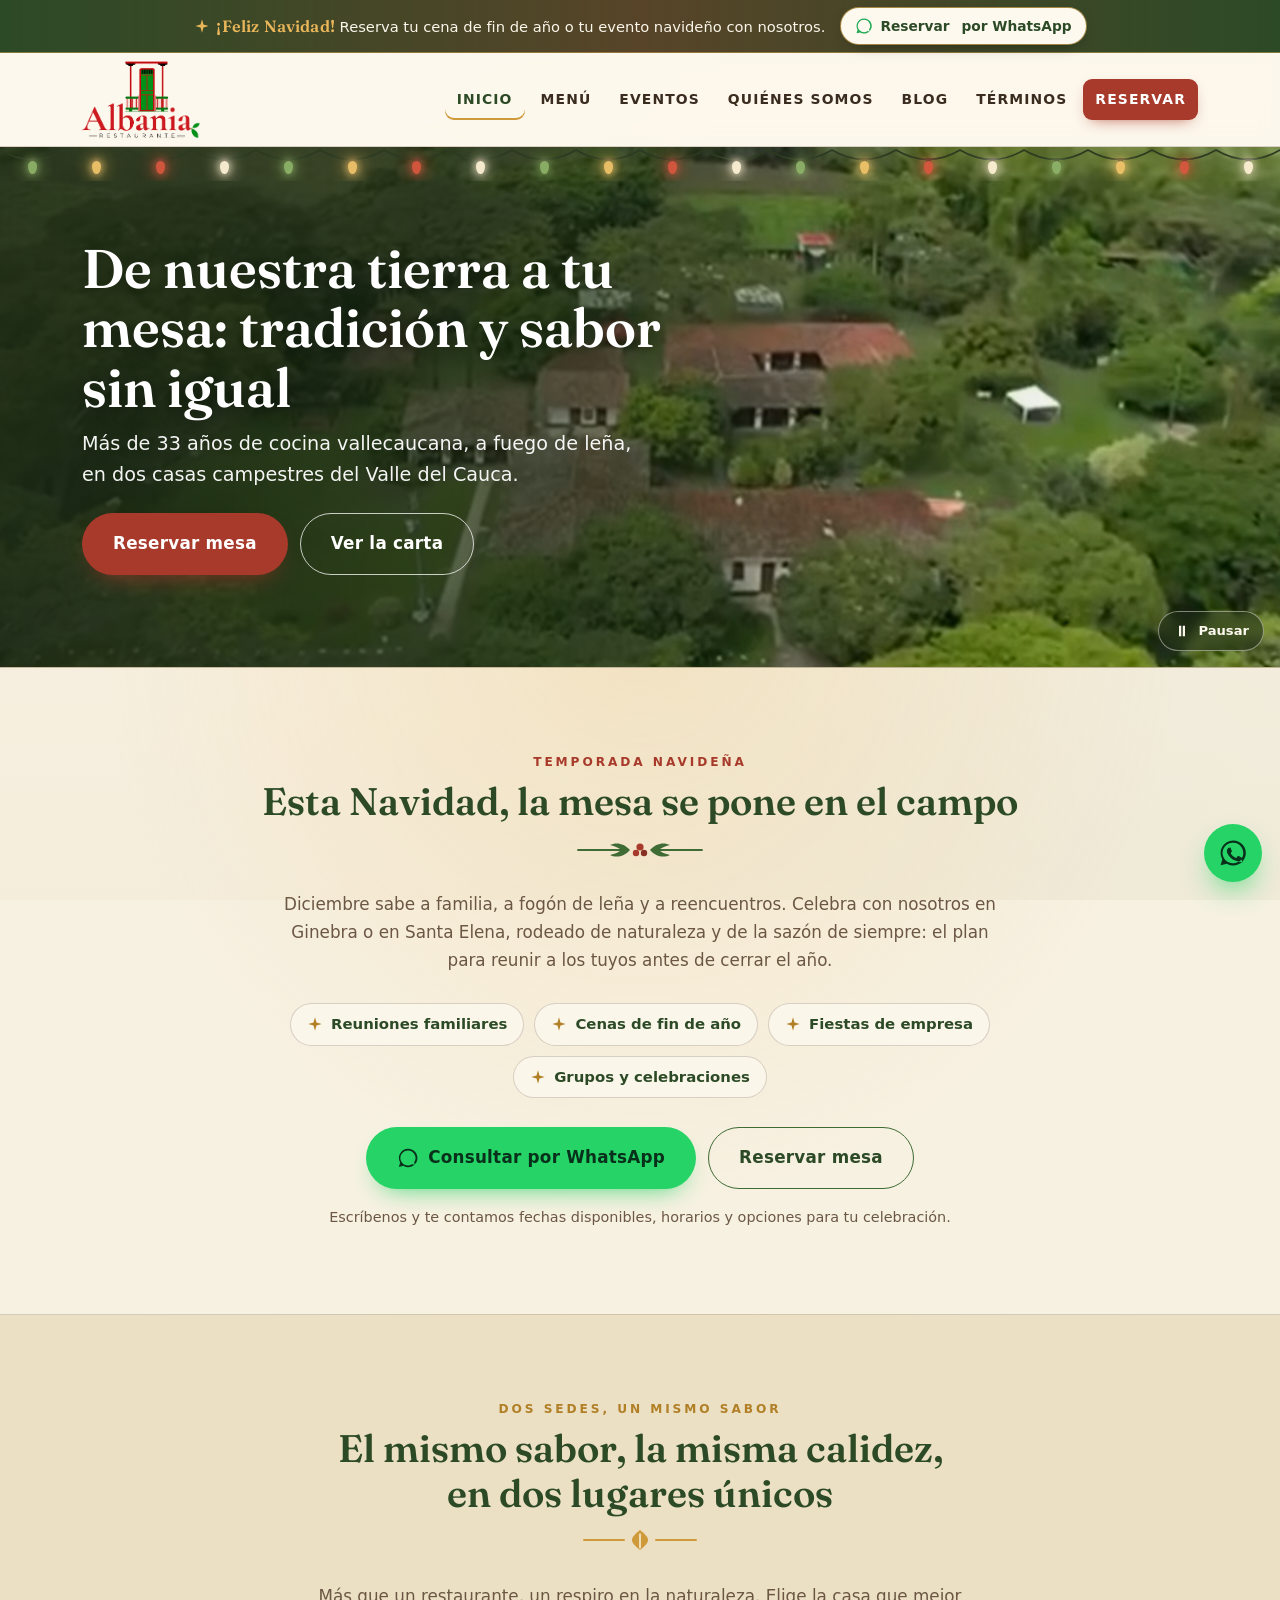
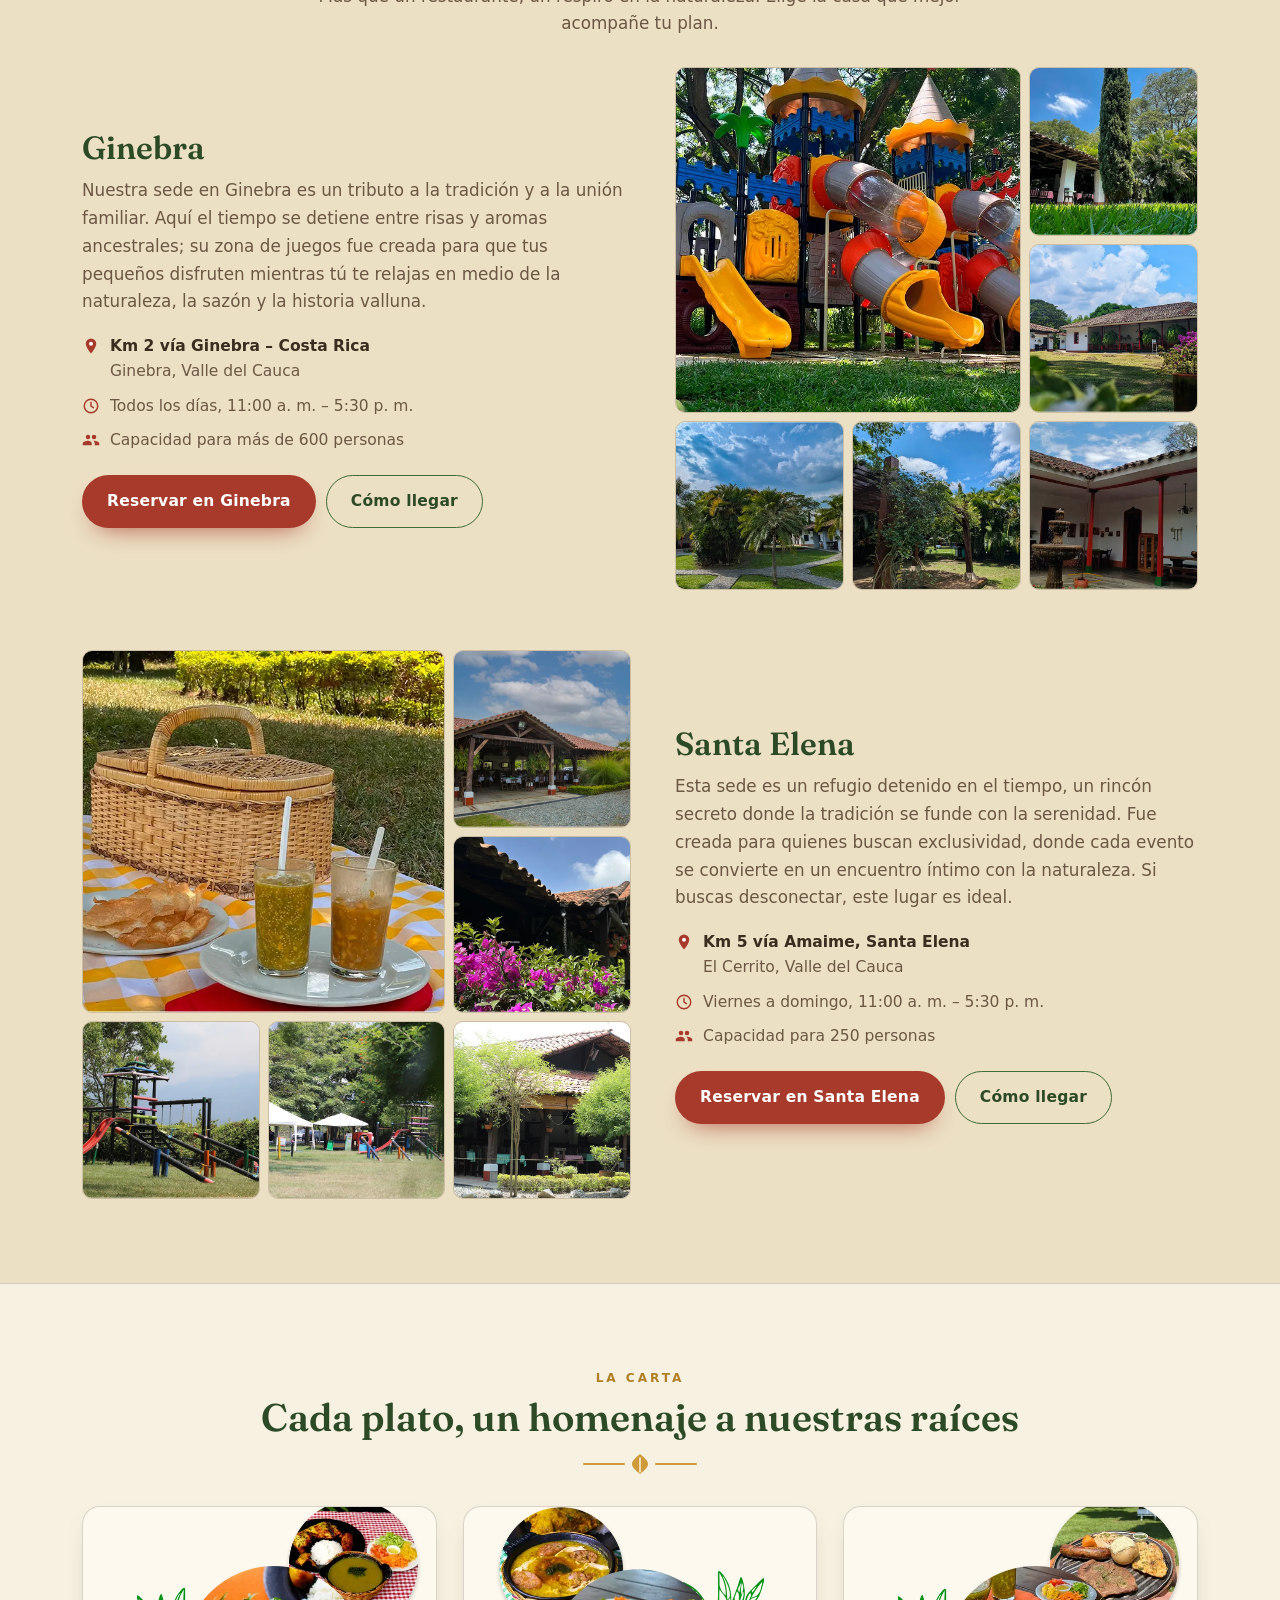
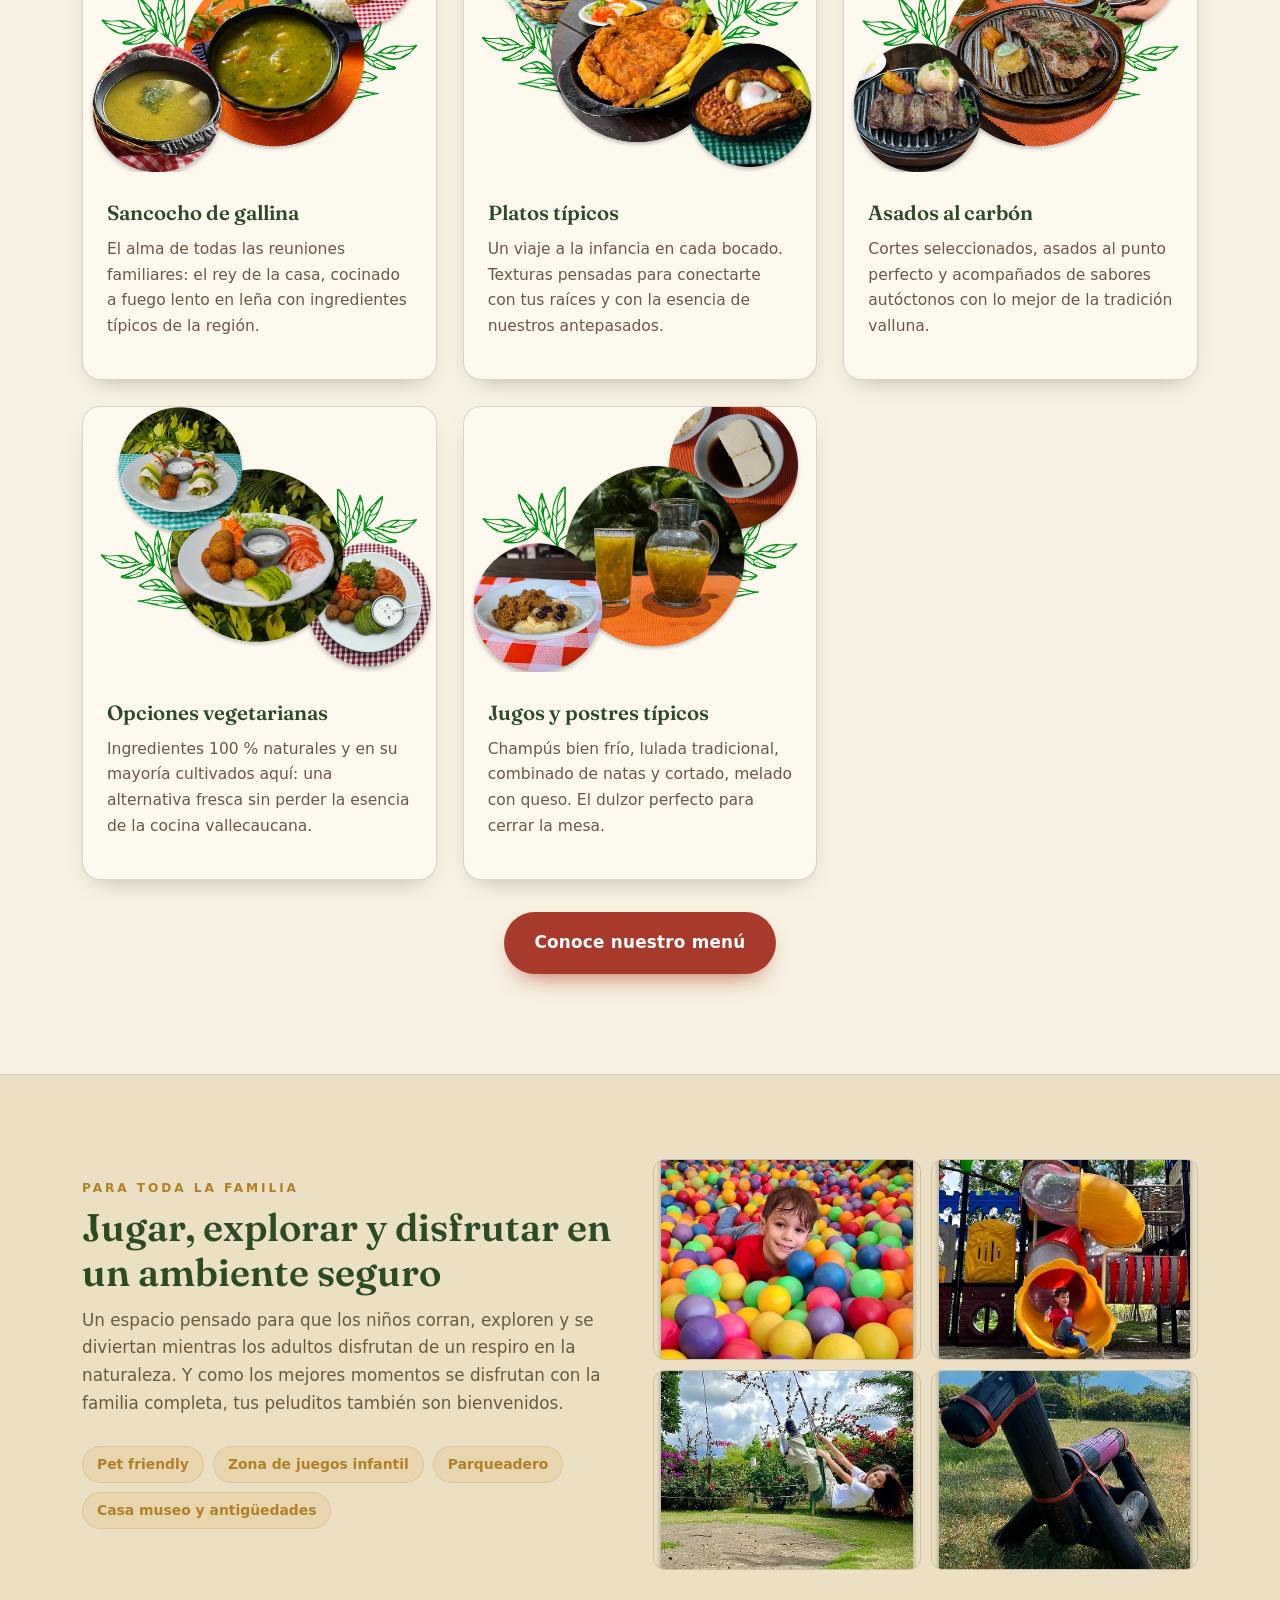
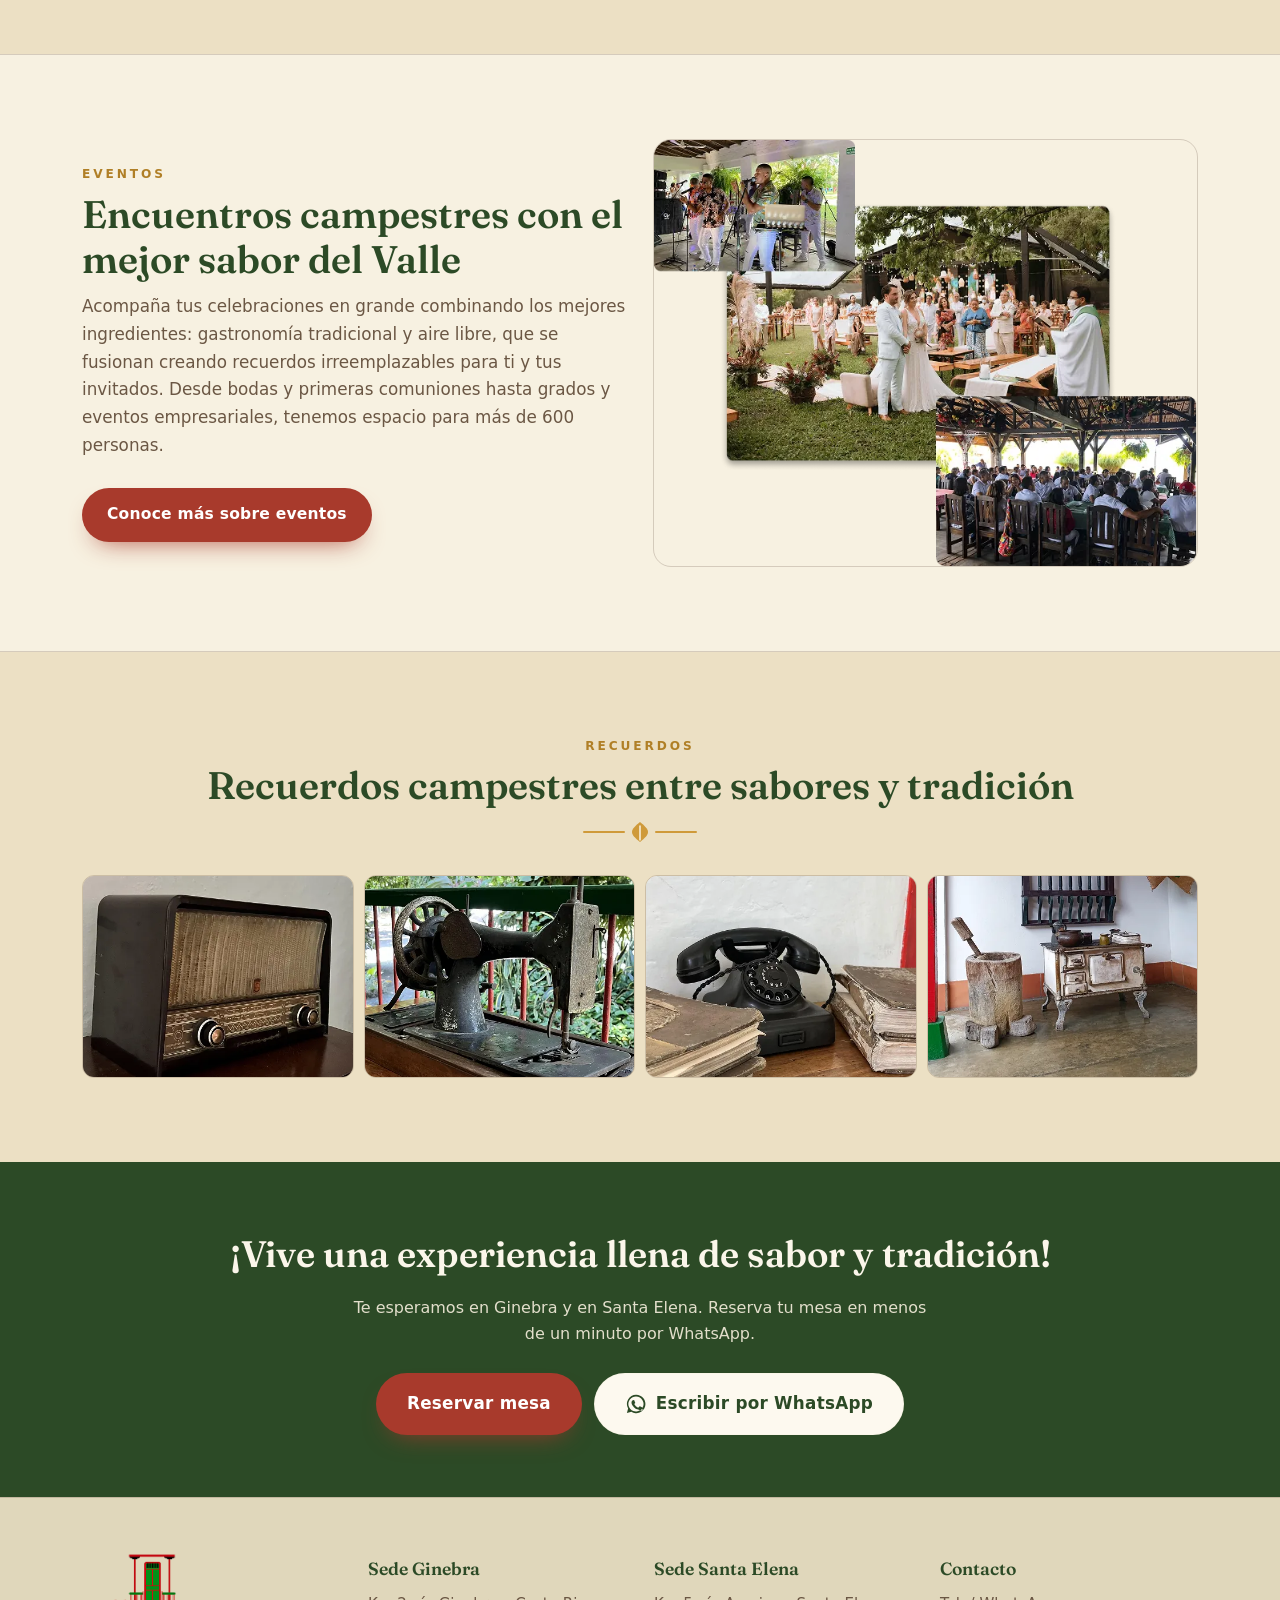
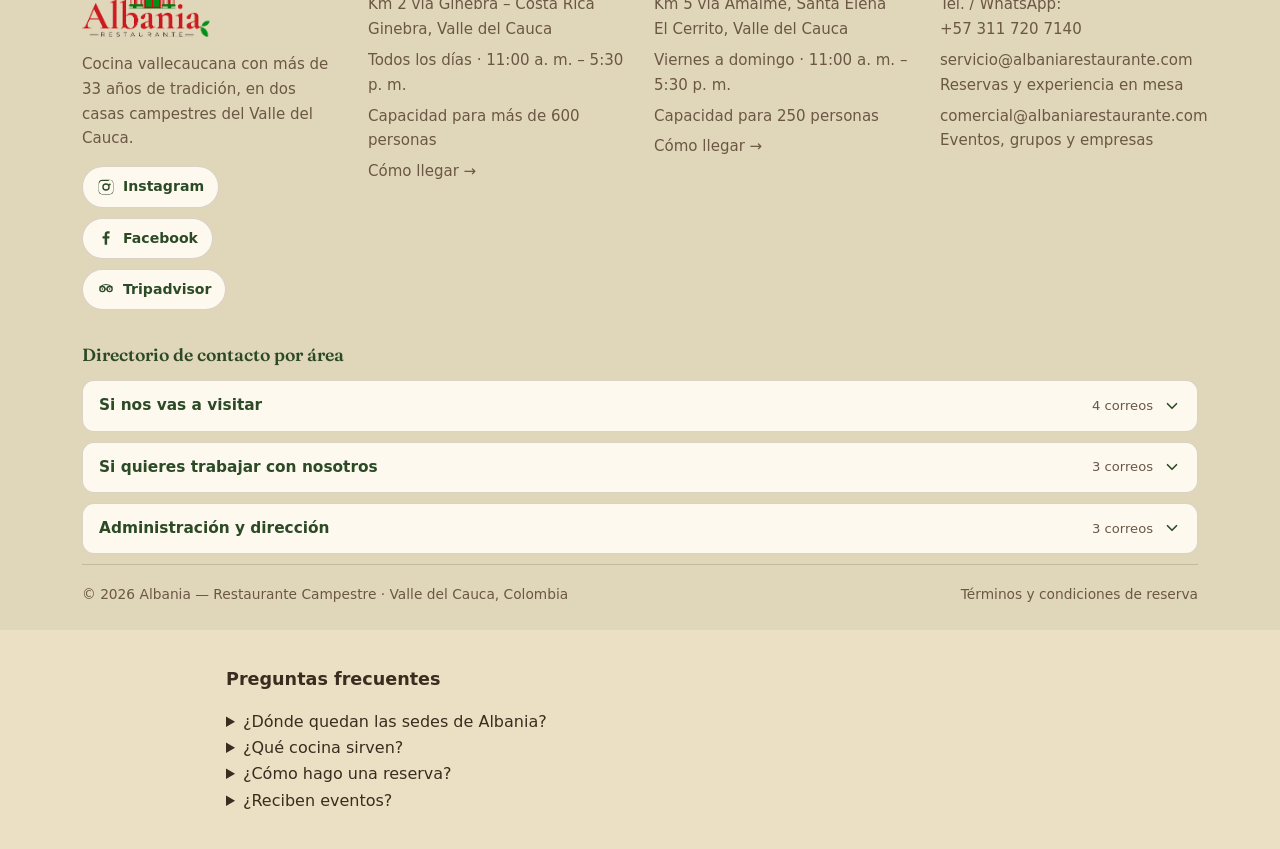
<file: index.html>
<!DOCTYPE html>
<html lang="es">
<head>
  <meta charset="UTF-8" />
  <meta name="viewport" content="width=device-width, initial-scale=1" />
  <title>Albania — Restaurante Campestre | Ginebra y Santa Elena, Valle del Cauca</title>
  <meta name="description" content="Cocina vallecaucana con más de 33 años de tradición. Sancocho de gallina a fuego de leña, asados y platos típicos en dos sedes campestres: Ginebra y Santa Elena (El Cerrito). Reserva por WhatsApp." />
  <meta name="theme-color" content="#3F6B34" />
  <link rel="icon" type="image/png" href="assets/logo.png" />

  <!-- Provisional: se levanta el noindex cuando el restaurante confirme la carta vigente. -->
  <meta name="robots" content="noindex, follow" />
  <link rel="canonical" href="https://albaniarestaurante.com/" />

  <meta property="og:type" content="website" />
  <meta property="og:site_name" content="Albania — Restaurante Campestre" />
  <meta property="og:locale" content="es_CO" />
  <meta property="og:url" content="https://albaniarestaurante.com/" />
  <meta property="og:title" content="Albania — Restaurante Campestre | Ginebra y Santa Elena, Valle del Cauca" />
  <meta property="og:description" content="Cocina vallecaucana con más de 33 años de tradición. Sancocho de gallina a fuego de leña, asados y platos típicos en dos sedes campestres: Ginebra y Santa Elena (El Cerrito). Reserva por WhatsApp." />
  <meta property="og:image" content="https://albaniarestaurante.com/assets/og-image.jpg" />
  <meta property="og:image:secure_url" content="https://albaniarestaurante.com/assets/og-image.jpg" />
  <meta property="og:image:width" content="1200" />
  <meta property="og:image:height" content="630" />
  <meta property="og:image:alt" content="Albania — Restaurante Campestre · Ginebra y Santa Elena, Valle del Cauca" />
  <meta name="twitter:card" content="summary_large_image" />
  <meta name="twitter:title" content="Albania — Restaurante Campestre | Ginebra y Santa Elena, Valle del Cauca" />
  <meta name="twitter:description" content="Cocina vallecaucana con más de 33 años de tradición. Sancocho de gallina a fuego de leña, asados y platos típicos en dos sedes campestres: Ginebra y Santa Elena (El Cerrito). Reserva por WhatsApp." />
  <meta name="twitter:image" content="https://albaniarestaurante.com/assets/og-image.jpg" />

  <link rel="preconnect" href="https://fonts.googleapis.com" />
  <link rel="preconnect" href="https://fonts.gstatic.com" crossorigin />
  <link href="https://fonts.googleapis.com/css2?family=Fraunces:ital,opsz,wght@0,9..144,400;0,9..144,600;0,9..144,700;1,9..144,500&display=swap" rel="stylesheet" />
  <link rel="stylesheet" href="styles.css" />
  <!-- NAVIDAD: hoja temporal (retirar en enero, ver README) -->
  <link rel="stylesheet" href="navidad.css" />

  <script type="application/ld+json">
{
  "@context": "https://schema.org",
  "@graph": [
    {
      "@type": "Organization",
      "@id": "https://albaniarestaurante.com/#organizacion",
      "name": "Albania — Restaurante Campestre",
      "url": "https://albaniarestaurante.com/",
      "logo": "https://albaniarestaurante.com/assets/logo.png",
      "image": "https://albaniarestaurante.com/assets/og-image.jpg",
      "slogan": "De nuestra tierra a tu mesa: tradición y sabor sin igual",
      "telephone": "+573117207140",
      "sameAs": [
        "https://instagram.com/albaniarestaurante",
        "https://facebook.com/albania.restaurante",
        "https://www.tripadvisor.co/Restaurant_Review-g4068210-d9739303-Reviews-Albania_Restaurante-Ginebra_Valle_del_Cauca_Department.html"
      ]
    },
    {
      "@type": "Restaurant",
      "@id": "https://albaniarestaurante.com/#sede-ginebra",
      "name": "Albania — Restaurante Campestre · Sede Ginebra",
      "parentOrganization": {
        "@id": "https://albaniarestaurante.com/#organizacion"
      },
      "url": "https://albaniarestaurante.com/",
      "image": "https://albaniarestaurante.com/assets/og-image.jpg",
      "hasMenu": "https://albaniarestaurante.com/menu/",
      "acceptsReservations": "https://albaniarestaurante.com/reserva/",
      "servesCuisine": [
        "Colombiana",
        "Vallecaucana",
        "Comida típica"
      ],
      "priceRange": "$$",
      "currenciesAccepted": "COP",
      "telephone": "+573117207140",
      "hasMap": "https://maps.app.goo.gl/5G6PJcEvPM1ko94FA",
      "maximumAttendeeCapacity": 600,
      "address": {
        "@type": "PostalAddress",
        "streetAddress": "Km 2 vía a Ginebra, Costa Rica",
        "addressLocality": "Ginebra",
        "addressRegion": "Valle del Cauca",
        "addressCountry": "CO"
      },
      "openingHoursSpecification": [
        {
          "@type": "OpeningHoursSpecification",
          "dayOfWeek": [
            "Monday",
            "Tuesday",
            "Wednesday",
            "Thursday",
            "Friday",
            "Saturday",
            "Sunday"
          ],
          "opens": "11:00",
          "closes": "17:30"
        }
      ],
      "amenityFeature": [
        {
          "@type": "LocationFeatureSpecification",
          "name": "Pet-friendly",
          "value": true
        },
        {
          "@type": "LocationFeatureSpecification",
          "name": "Zona de juegos infantil",
          "value": true
        },
        {
          "@type": "LocationFeatureSpecification",
          "name": "Parqueadero",
          "value": true
        }
      ]
    },
    {
      "@type": "Restaurant",
      "@id": "https://albaniarestaurante.com/#sede-santa-elena",
      "name": "Albania — Restaurante Campestre · Sede Santa Elena",
      "parentOrganization": {
        "@id": "https://albaniarestaurante.com/#organizacion"
      },
      "url": "https://albaniarestaurante.com/",
      "image": "https://albaniarestaurante.com/assets/og-image.jpg",
      "hasMenu": "https://albaniarestaurante.com/menu/",
      "acceptsReservations": "https://albaniarestaurante.com/reserva/",
      "servesCuisine": [
        "Colombiana",
        "Vallecaucana",
        "Comida típica"
      ],
      "priceRange": "$$",
      "currenciesAccepted": "COP",
      "telephone": "+573117207140",
      "hasMap": "https://maps.app.goo.gl/c9aB7MhHKHei77cu5",
      "maximumAttendeeCapacity": 250,
      "address": {
        "@type": "PostalAddress",
        "streetAddress": "Km 5 vía Amaime, Santa Elena",
        "addressLocality": "El Cerrito",
        "addressRegion": "Valle del Cauca",
        "addressCountry": "CO"
      },
      "openingHoursSpecification": [
        {
          "@type": "OpeningHoursSpecification",
          "dayOfWeek": [
            "Friday",
            "Saturday",
            "Sunday"
          ],
          "opens": "11:00",
          "closes": "17:30"
        }
      ],
      "amenityFeature": [
        {
          "@type": "LocationFeatureSpecification",
          "name": "Pet-friendly",
          "value": true
        },
        {
          "@type": "LocationFeatureSpecification",
          "name": "Zona de juegos infantil",
          "value": true
        },
        {
          "@type": "LocationFeatureSpecification",
          "name": "Parqueadero",
          "value": true
        }
      ]
    },
    {
      "@type": "WebSite",
      "@id": "https://albaniarestaurante.com/#sitio",
      "url": "https://albaniarestaurante.com/",
      "name": "Albania — Restaurante Campestre",
      "inLanguage": "es-CO",
      "publisher": {
        "@id": "https://albaniarestaurante.com/#organizacion"
      }
    }
  ]
}
  </script>
</head>
<body class="modo-navidad">
  <a class="saltar" href="#contenido">Saltar al contenido</a>
  <!-- NAVIDAD:INICIO franja -->
  <aside class="nav-franja" aria-label="Temporada navideña">
    <div class="envoltura nav-franja-int">
      <p class="nav-franja-txt" style="margin:0"><svg class="nav-franja-estrella" viewBox="0 0 24 24" width="16" height="16" aria-hidden="true"><path fill="currentColor" d="M12 2l2.2 7.8L22 12l-7.8 2.2L12 22l-2.2-7.8L2 12l7.8-2.2z"/></svg><strong>¡Feliz Navidad!</strong> <span class="nav-franja-largo">Reserva tu cena de fin de año o tu evento navideño con nosotros.</span></p>
      <a class="nav-franja-btn" href="https://wa.me/573117207140?text=Hola%2C%20quiero%20informaci%C3%B3n%20para%20reservar%20una%20cena%20de%20fin%20de%20a%C3%B1o%20o%20un%20evento%20navide%C3%B1o%20en%20Albania." target="_blank" rel="noopener" aria-label="Reservar por WhatsApp (se abre en una pestaña nueva)"><svg viewBox="0 0 24 24" width="18" height="18" aria-hidden="true"><path fill="currentColor" d="M12 2a10 10 0 0 0-8.6 15l-1.3 4.8 4.9-1.3A10 10 0 1 0 12 2zm0 1.8a8.2 8.2 0 0 1 6.9 12.6l-.2.3.8 2.8-2.9-.8-.3.2A8.2 8.2 0 1 1 12 3.8z"/></svg>Reservar<span class="nav-franja-btn-largo">&nbsp;por WhatsApp</span></a>
    </div>
  </aside>
  <!-- NAVIDAD:FIN franja -->
  <header class="cabecera">
    <div class="envoltura cabecera-int">
      <a class="marca" href="/" aria-label="Albania — Restaurante Campestre, inicio">
        <img src="assets/logo.png" width="295" height="192" alt="Albania — Restaurante Campestre" />
      </a>
      <input class="nav-toggle" type="checkbox" id="menu-nav" hidden />
      <label class="nav-btn" for="menu-nav">
        <svg viewBox="0 0 24 24" width="20" height="20" aria-hidden="true"><path d="M4 7h16M4 12h16M4 17h16" fill="none" stroke="currentColor" stroke-width="2" stroke-linecap="round"/></svg>
        Menú
      </label>
      <nav class="nav" aria-label="Principal">
          <a href="/" aria-current="page">Inicio</a>
          <a href="/menu/">Menú</a>
          <a href="/eventos/">Eventos</a>
          <a href="/quienes-somos/">Quiénes somos</a>
          <a href="/blog/">Blog</a>
          <a href="/terminos-y-condiciones/">Términos</a>
          <a class="btn-reservar-nav" href="/reserva/">Reservar</a>
      </nav>
    </div>
  </header>

  <main id="contenido">
    <section class="portada portada--video">
      <!-- NAVIDAD:INICIO guirnalda -->
      <div class="nav-guirnalda" aria-hidden="true"><i></i><i></i><i></i><i></i><i></i><i></i><i></i><i></i><i></i><i></i><i></i><i></i><i></i><i></i><i></i><i></i><i></i><i></i><i></i><i></i><i></i><i></i><i></i><i></i><i></i><i></i><i></i><i></i><i></i><i></i><i></i><i></i><i></i><i></i></div>
      <!-- NAVIDAD:FIN guirnalda -->
      <img class="portada-media portada-respaldo" src="assets/hero-poster.webp" width="1280" height="496"
           fetchpriority="high" decoding="async"
           alt="Vista aerea de la casona campestre de Albania rodeada de arboles, en Ginebra, Valle del Cauca" />
      <video class="portada-media portada-video" id="video-portada"
             muted loop playsinline preload="none" tabindex="-1"
             poster="assets/hero-poster.webp" width="1280" height="496" aria-hidden="true">
        <source src="assets/hero.webm" type="video/webm" />
        <source src="assets/hero.mp4" type="video/mp4" />
      </video>
      <button class="portada-control" id="control-video" type="button" hidden
              aria-label="Pausar el video de fondo">
        <svg viewBox="0 0 24 24" width="18" height="18" aria-hidden="true"><path d="M8 5h3v14H8zM13 5h3v14h-3z" fill="currentColor"/></svg>
        <span>Pausar</span>
      </button>
      <div class="portada-velo">
        <div class="envoltura">
          <div class="portada-txt">
            <h1>De nuestra tierra a tu mesa: tradición y sabor sin igual</h1>
            <p>Más de 33 años de cocina vallecaucana, a fuego de leña, en dos casas campestres del Valle del Cauca.</p>
            <div class="acciones">
              <a class="btn btn-primario btn-grande" href="/reserva/">Reservar mesa</a>
              <a class="btn btn-secundario btn-grande" href="/menu/">Ver la carta</a>
            </div>
          </div>
        </div>
      </div>
    </section>

    <!-- NAVIDAD:INICIO temporada -->
    <section class="seccion nav-temporada" id="temporada-navidena" aria-labelledby="titulo-temporada">
      <div class="envoltura centrado">
        <p class="rotulo">Temporada navideña</p>
        <h2 class="titulo-seccion" id="titulo-temporada">Esta Navidad, la mesa se pone en el campo</h2>
        <span class="nav-ramas"><svg viewBox="0 0 140 28" width="140" height="28" aria-hidden="true"><path d="M8 14h44M132 14H88" stroke="currentColor" stroke-width="1.8" stroke-linecap="round"/><path d="M60 14c-6-7-14-8-20-5 5 1 9 3 11 5-2 2-6 4-11 5 6 3 14 2 20-5zM80 14c6-7 14-8 20-5-5 1-9 3-11 5 2 2 6 4 11 5-6 3-14 2-20-5z" fill="currentColor"/><circle cx="70" cy="11" r="3.6" fill="#a83a2c"/><circle cx="66" cy="17" r="3.2" fill="#a83a2c"/><circle cx="74" cy="17" r="3.2" fill="#8a2f24"/></svg></span>
        <p class="entradilla">Diciembre sabe a familia, a fogón de leña y a reencuentros. Celebra con nosotros en Ginebra o en Santa Elena, rodeado de naturaleza y de la sazón de siempre: el plan para reunir a los tuyos antes de cerrar el año.</p>
        <ul class="nav-motivos">
          <li><svg viewBox="0 0 24 24" width="16" height="16" aria-hidden="true"><path fill="currentColor" d="M12 2l2.2 7.8L22 12l-7.8 2.2L12 22l-2.2-7.8L2 12l7.8-2.2z"/></svg>Reuniones familiares</li>
          <li><svg viewBox="0 0 24 24" width="16" height="16" aria-hidden="true"><path fill="currentColor" d="M12 2l2.2 7.8L22 12l-7.8 2.2L12 22l-2.2-7.8L2 12l7.8-2.2z"/></svg>Cenas de fin de año</li>
          <li><svg viewBox="0 0 24 24" width="16" height="16" aria-hidden="true"><path fill="currentColor" d="M12 2l2.2 7.8L22 12l-7.8 2.2L12 22l-2.2-7.8L2 12l7.8-2.2z"/></svg>Fiestas de empresa</li>
          <li><svg viewBox="0 0 24 24" width="16" height="16" aria-hidden="true"><path fill="currentColor" d="M12 2l2.2 7.8L22 12l-7.8 2.2L12 22l-2.2-7.8L2 12l7.8-2.2z"/></svg>Grupos y celebraciones</li>
        </ul>
        <div class="acciones">
          <a class="btn btn-wa btn-grande" href="https://wa.me/573117207140?text=Hola%2C%20quiero%20informaci%C3%B3n%20para%20reservar%20una%20cena%20de%20fin%20de%20a%C3%B1o%20o%20un%20evento%20navide%C3%B1o%20en%20Albania." target="_blank" rel="noopener"><svg viewBox="0 0 24 24" width="22" height="22" aria-hidden="true"><path fill="currentColor" d="M12 2a10 10 0 0 0-8.6 15l-1.3 4.8 4.9-1.3A10 10 0 1 0 12 2zm0 1.8a8.2 8.2 0 0 1 6.9 12.6l-.2.3.8 2.8-2.9-.8-.3.2A8.2 8.2 0 1 1 12 3.8z"/></svg> Consultar por WhatsApp</a>
          <a class="btn btn-secundario btn-grande" href="/reserva/">Reservar mesa</a>
        </div>
        <p class="nav-nota">Escríbenos y te contamos fechas disponibles, horarios y opciones para tu celebración.</p>
      </div>
    </section>
    <!-- NAVIDAD:FIN temporada -->

    <section class="seccion">
      <div class="envoltura centrado">
        <p class="rotulo">Dos sedes, un mismo sabor</p>
        <h2 class="titulo-seccion">El mismo sabor, la misma calidez,<br />en dos lugares únicos</h2>
        <span class="ramita"><svg viewBox="0 0 120 24" width="120" height="24" aria-hidden="true"><path d="M4 12h40" stroke="currentColor" stroke-width="2" stroke-linecap="round"/><path d="M116 12H76" stroke="currentColor" stroke-width="2" stroke-linecap="round"/><path d="M60 2c-5 4-8 7-8 10 0 3 3 6 8 10 5-4 8-7 8-10 0-3-3-6-8-10z" fill="currentColor"/><path d="M60 6v14" stroke="#fdf9ef" stroke-width="1.4" stroke-linecap="round"/></svg></span>
        <p class="entradilla">Más que un restaurante, un respiro en la naturaleza. Elige la casa que mejor acompañe tu plan.</p>
      </div>

      <div class="envoltura">
        <div class="sede-bloque">
          <div class="sede-texto">
            <h3 class="titulo-seccion" style="font-size:clamp(1.4rem,3vw,2rem)">Ginebra</h3>
            <p class="entradilla" style="margin-bottom:1.1rem">Nuestra sede en Ginebra es un tributo a la tradición y a la unión familiar. Aquí el tiempo se detiene entre risas y aromas ancestrales; su zona de juegos fue creada para que tus pequeños disfruten mientras tú te relajas en medio de la naturaleza, la sazón y la historia valluna.</p>
            <ul class="datos-sede">
              <li><svg viewBox="0 0 24 24" width="18" height="18" aria-hidden="true"><path d="M12 2a7 7 0 0 0-7 7c0 5 7 13 7 13s7-8 7-13a7 7 0 0 0-7-7z" fill="currentColor"/><circle cx="12" cy="9" r="2.6" fill="#fff"/></svg><span><strong>Km 2 vía Ginebra – Costa Rica</strong><br />Ginebra, Valle del Cauca</span></li>
              <li><svg viewBox="0 0 24 24" width="18" height="18" aria-hidden="true"><circle cx="12" cy="12" r="9" fill="none" stroke="currentColor" stroke-width="1.9"/><path d="M12 7v5.2l3.3 2" fill="none" stroke="currentColor" stroke-width="1.9" stroke-linecap="round"/></svg><span>Todos los días, 11:00 a. m. – 5:30 p. m.</span></li>
              <li><svg viewBox="0 0 24 24" width="18" height="18" aria-hidden="true"><path fill="currentColor" d="M16 11a3 3 0 1 0 0-6 3 3 0 0 0 0 6zm-8 0a3 3 0 1 0 0-6 3 3 0 0 0 0 6zm0 2c-2.3 0-7 1.2-7 3.5V19h12v-2.5C13 14.2 10.3 13 8 13zm8 0c-.3 0-.6 0-1 .05 1.2.9 2 2 2 3.45V19h6v-2.5c0-2.3-4.7-3.5-7-3.5z"/></svg><span>Capacidad para más de 600 personas</span></li>
            </ul>
            <div class="acciones" style="display:flex;gap:10px;flex-wrap:wrap">
              <a class="btn btn-primario" href="/reserva/?sede=ginebra">Reservar en Ginebra</a>
              <a class="btn btn-secundario" href="https://maps.app.goo.gl/5G6PJcEvPM1ko94FA" target="_blank" rel="noopener">Cómo llegar</a>
            </div>
          </div>
          <div class="mosaico"><img src="assets/ginebra-1.webp" loading="lazy" decoding="async" width="900" height="572" alt="Sede Ginebra de Albania Restaurante Campestre — imagen 1" /><img src="assets/ginebra-2.webp" loading="lazy" decoding="async" width="900" height="572" alt="Sede Ginebra de Albania Restaurante Campestre — imagen 2" /><img src="assets/ginebra-3.webp" loading="lazy" decoding="async" width="900" height="572" alt="Sede Ginebra de Albania Restaurante Campestre — imagen 3" /><img src="assets/ginebra-4.webp" loading="lazy" decoding="async" width="900" height="572" alt="Sede Ginebra de Albania Restaurante Campestre — imagen 4" /><img src="assets/ginebra-5.webp" loading="lazy" decoding="async" width="900" height="572" alt="Sede Ginebra de Albania Restaurante Campestre — imagen 5" /><img src="assets/ginebra-6.webp" loading="lazy" decoding="async" width="900" height="572" alt="Sede Ginebra de Albania Restaurante Campestre — imagen 6" /></div>
        </div>

        <div class="sede-bloque sede-bloque--invertido">
          <div class="sede-texto">
            <h3 class="titulo-seccion" style="font-size:clamp(1.4rem,3vw,2rem)">Santa Elena</h3>
            <p class="entradilla" style="margin-bottom:1.1rem">Esta sede es un refugio detenido en el tiempo, un rincón secreto donde la tradición se funde con la serenidad. Fue creada para quienes buscan exclusividad, donde cada evento se convierte en un encuentro íntimo con la naturaleza. Si buscas desconectar, este lugar es ideal.</p>
            <ul class="datos-sede">
              <li><svg viewBox="0 0 24 24" width="18" height="18" aria-hidden="true"><path d="M12 2a7 7 0 0 0-7 7c0 5 7 13 7 13s7-8 7-13a7 7 0 0 0-7-7z" fill="currentColor"/><circle cx="12" cy="9" r="2.6" fill="#fff"/></svg><span><strong>Km 5 vía Amaime, Santa Elena</strong><br />El Cerrito, Valle del Cauca</span></li>
              <li><svg viewBox="0 0 24 24" width="18" height="18" aria-hidden="true"><circle cx="12" cy="12" r="9" fill="none" stroke="currentColor" stroke-width="1.9"/><path d="M12 7v5.2l3.3 2" fill="none" stroke="currentColor" stroke-width="1.9" stroke-linecap="round"/></svg><span>Viernes a domingo, 11:00 a. m. – 5:30 p. m.</span></li>
              <li><svg viewBox="0 0 24 24" width="18" height="18" aria-hidden="true"><path fill="currentColor" d="M16 11a3 3 0 1 0 0-6 3 3 0 0 0 0 6zm-8 0a3 3 0 1 0 0-6 3 3 0 0 0 0 6zm0 2c-2.3 0-7 1.2-7 3.5V19h12v-2.5C13 14.2 10.3 13 8 13zm8 0c-.3 0-.6 0-1 .05 1.2.9 2 2 2 3.45V19h6v-2.5c0-2.3-4.7-3.5-7-3.5z"/></svg><span>Capacidad para 250 personas</span></li>
            </ul>
            <div class="acciones" style="display:flex;gap:10px;flex-wrap:wrap">
              <a class="btn btn-primario" href="/reserva/?sede=santa-elena">Reservar en Santa Elena</a>
              <a class="btn btn-secundario" href="https://maps.app.goo.gl/c9aB7MhHKHei77cu5" target="_blank" rel="noopener">Cómo llegar</a>
            </div>
          </div>
          <div class="mosaico"><img src="assets/santaelena-1.webp" loading="lazy" decoding="async" width="900" height="572" alt="Sede Santa Elena de Albania Restaurante Campestre — imagen 1" /><img src="assets/santaelena-2.webp" loading="lazy" decoding="async" width="900" height="572" alt="Sede Santa Elena de Albania Restaurante Campestre — imagen 2" /><img src="assets/santaelena-3.webp" loading="lazy" decoding="async" width="900" height="572" alt="Sede Santa Elena de Albania Restaurante Campestre — imagen 3" /><img src="assets/santaelena-4.webp" loading="lazy" decoding="async" width="900" height="572" alt="Sede Santa Elena de Albania Restaurante Campestre — imagen 4" /><img src="assets/santaelena-5.webp" loading="lazy" decoding="async" width="900" height="572" alt="Sede Santa Elena de Albania Restaurante Campestre — imagen 5" /><img src="assets/santaelena-6.webp" loading="lazy" decoding="async" width="900" height="572" alt="Sede Santa Elena de Albania Restaurante Campestre — imagen 6" /></div>
        </div>
      </div>
    </section>

    <section class="seccion seccion--panel">
      <div class="envoltura centrado">
        <p class="rotulo">La carta</p>
        <h2 class="titulo-seccion">Cada plato, un homenaje a nuestras raíces</h2>
        <span class="ramita"><svg viewBox="0 0 120 24" width="120" height="24" aria-hidden="true"><path d="M4 12h40" stroke="currentColor" stroke-width="2" stroke-linecap="round"/><path d="M116 12H76" stroke="currentColor" stroke-width="2" stroke-linecap="round"/><path d="M60 2c-5 4-8 7-8 10 0 3 3 6 8 10 5-4 8-7 8-10 0-3-3-6-8-10z" fill="currentColor"/><path d="M60 6v14" stroke="#fdf9ef" stroke-width="1.4" stroke-linecap="round"/></svg></span>
      </div>
      <div class="envoltura">
        <div class="rejilla rejilla-3">
        <article class="tarjeta">
          <img src="assets/plato-sancocho.webp" loading="lazy" decoding="async" width="700" height="562" alt="Sancocho de gallina en Albania Restaurante Campestre" />
          <div class="tarjeta-cuerpo"><h3>Sancocho de gallina</h3><p>El alma de todas las reuniones familiares: el rey de la casa, cocinado a fuego lento en leña con ingredientes típicos de la región.</p></div>
        </article>
        <article class="tarjeta">
          <img src="assets/plato-tipicos.webp" loading="lazy" decoding="async" width="700" height="562" alt="Platos típicos en Albania Restaurante Campestre" />
          <div class="tarjeta-cuerpo"><h3>Platos típicos</h3><p>Un viaje a la infancia en cada bocado. Texturas pensadas para conectarte con tus raíces y con la esencia de nuestros antepasados.</p></div>
        </article>
        <article class="tarjeta">
          <img src="assets/plato-asados.webp" loading="lazy" decoding="async" width="700" height="562" alt="Asados al carbón en Albania Restaurante Campestre" />
          <div class="tarjeta-cuerpo"><h3>Asados al carbón</h3><p>Cortes seleccionados, asados al punto perfecto y acompañados de sabores autóctonos con lo mejor de la tradición valluna.</p></div>
        </article>
        <article class="tarjeta">
          <img src="assets/plato-vegetariano.webp" loading="lazy" decoding="async" width="700" height="562" alt="Opciones vegetarianas en Albania Restaurante Campestre" />
          <div class="tarjeta-cuerpo"><h3>Opciones vegetarianas</h3><p>Ingredientes 100 % naturales y en su mayoría cultivados aquí: una alternativa fresca sin perder la esencia de la cocina vallecaucana.</p></div>
        </article>
        <article class="tarjeta">
          <img src="assets/plato-jugos.webp" loading="lazy" decoding="async" width="700" height="562" alt="Jugos y postres típicos en Albania Restaurante Campestre" />
          <div class="tarjeta-cuerpo"><h3>Jugos y postres típicos</h3><p>Champús bien frío, lulada tradicional, combinado de natas y cortado, melado con queso. El dulzor perfecto para cerrar la mesa.</p></div>
        </article>
        </div>
        <p class="centrado" style="margin-top:2rem"><a class="btn btn-primario btn-grande" href="/menu/">Conoce nuestro menú</a></p>
      </div>
    </section>

    <section class="seccion">
      <div class="envoltura">
        <div class="rejilla rejilla-2" style="align-items:center">
          <div>
            <p class="rotulo">Para toda la familia</p>
            <h2 class="titulo-seccion">Jugar, explorar y disfrutar en un ambiente seguro</h2>
            <p class="entradilla">Un espacio pensado para que los niños corran, exploren y se diviertan mientras los adultos disfrutan de un respiro en la naturaleza. Y como los mejores momentos se disfrutan con la familia completa, tus peluditos también son bienvenidos.</p>
            <ul class="etiquetas etiquetas--calidas">
              <li>Pet friendly</li><li>Zona de juegos infantil</li>
              <li>Parqueadero</li><li>Casa museo y antigüedades</li>
            </ul>
          </div>
          <div class="galeria"><img src="assets/juegos-1.webp" loading="lazy" decoding="async" width="342" height="551" alt="Zona de juegos infantil de Albania Restaurante Campestre — imagen 1" /><img src="assets/juegos-2.webp" loading="lazy" decoding="async" width="342" height="551" alt="Zona de juegos infantil de Albania Restaurante Campestre — imagen 2" /><img src="assets/juegos-3.webp" loading="lazy" decoding="async" width="342" height="551" alt="Zona de juegos infantil de Albania Restaurante Campestre — imagen 3" /><img src="assets/juegos-4.webp" loading="lazy" decoding="async" width="342" height="551" alt="Zona de juegos infantil de Albania Restaurante Campestre — imagen 4" /></div>
        </div>
      </div>
    </section>

    <section class="seccion seccion--panel">
      <div class="envoltura">
        <div class="rejilla rejilla-2" style="align-items:center">
          <div>
            <p class="rotulo">Eventos</p>
            <h2 class="titulo-seccion">Encuentros campestres con el mejor sabor del Valle</h2>
            <p class="entradilla">Acompaña tus celebraciones en grande combinando los mejores ingredientes: gastronomía tradicional y aire libre, que se fusionan creando recuerdos irreemplazables para ti y tus invitados. Desde bodas y primeras comuniones hasta grados y eventos empresariales, tenemos espacio para más de 600 personas.</p>
            <a class="btn btn-primario" href="/eventos/">Conoce más sobre eventos</a>
          </div>
          <img src="assets/eventos-hero.webp" loading="lazy" decoding="async" width="678" height="532"
               style="border-radius:18px;border:1px solid rgba(90,70,54,.22)"
               alt="Montaje de evento campestre en Albania Restaurante" />
        </div>
      </div>
    </section>

    <section class="seccion">
      <div class="envoltura centrado">
        <p class="rotulo">Recuerdos</p>
        <h2 class="titulo-seccion">Recuerdos campestres entre sabores y tradición</h2>
        <span class="ramita"><svg viewBox="0 0 120 24" width="120" height="24" aria-hidden="true"><path d="M4 12h40" stroke="currentColor" stroke-width="2" stroke-linecap="round"/><path d="M116 12H76" stroke="currentColor" stroke-width="2" stroke-linecap="round"/><path d="M60 2c-5 4-8 7-8 10 0 3 3 6 8 10 5-4 8-7 8-10 0-3-3-6-8-10z" fill="currentColor"/><path d="M60 6v14" stroke="#fdf9ef" stroke-width="1.4" stroke-linecap="round"/></svg></span>
      </div>
      <div class="envoltura"><div class="galeria"><img src="assets/galeria-1.webp" loading="lazy" decoding="async" width="480" height="345" alt="Momentos en Albania Restaurante Campestre — imagen 1" /><img src="assets/galeria-2.webp" loading="lazy" decoding="async" width="480" height="345" alt="Momentos en Albania Restaurante Campestre — imagen 2" /><img src="assets/galeria-3.webp" loading="lazy" decoding="async" width="480" height="345" alt="Momentos en Albania Restaurante Campestre — imagen 3" /><img src="assets/galeria-4.webp" loading="lazy" decoding="async" width="480" height="345" alt="Momentos en Albania Restaurante Campestre — imagen 4" /></div></div>
    </section>

    <section class="cintillo">
      <div class="envoltura">
        <h2>¡Vive una experiencia llena de sabor y tradición!</h2>
        <p>Te esperamos en Ginebra y en Santa Elena. Reserva tu mesa en menos de un minuto por WhatsApp.</p>
        <div class="acciones">
          <a class="btn btn-primario btn-grande" href="/reserva/">Reservar mesa</a>
          <a class="btn btn-claro btn-grande" href="https://wa.me/573117207140?text=Hola%2C%20quiero%20informaci%C3%B3n%20sobre%20Albania%20Restaurante%20Campestre." target="_blank" rel="noopener"><svg viewBox="0 0 24 24" width="22" height="22" aria-hidden="true"><path fill="currentColor" d="M12 2a10 10 0 0 0-8.6 15l-1.3 4.8 4.9-1.3A10 10 0 1 0 12 2zm0 1.8a8.2 8.2 0 0 1 6.9 12.6l-.2.3.8 2.8-2.9-.8-.3.2A8.2 8.2 0 1 1 12 3.8zm-3.1 4c-.2 0-.5.07-.8.36s-1 1-1 2.4 1.05 2.76 1.2 2.95c.14.2 2 3.17 4.98 4.32 2.47.95 2.97.76 3.5.71.53-.05 1.72-.7 1.96-1.38.24-.68.24-1.26.17-1.38-.07-.12-.26-.2-.55-.34-.29-.15-1.72-.85-1.98-.95-.27-.1-.46-.15-.65.14-.2.29-.75.94-.92 1.13-.17.2-.34.22-.63.07-.29-.14-1.22-.45-2.33-1.44-.86-.77-1.44-1.72-1.6-2.01-.17-.29-.02-.45.12-.6.13-.13.29-.34.44-.51.14-.17.19-.29.29-.48.1-.2.05-.36-.02-.51-.07-.14-.65-1.57-.9-2.15-.23-.56-.47-.48-.65-.49z"/></svg> Escribir por WhatsApp</a>
        </div>
      </div>
    </section>

    <script>
    (function () {
      var v = document.getElementById('video-portada');
      var btn = document.getElementById('control-video');
      if (!v || !btn) return;

      var sinMovimiento = window.matchMedia && window.matchMedia('(prefers-reduced-motion: reduce)').matches;
      var con = navigator.connection || navigator.mozConnection || navigator.webkitConnection;
      var ahorroDatos = !!(con && (con.saveData || /^([23]g|slow-2g)$/.test(con.effectiveType || '')));

      // Menos movimiento o conexion lenta: se queda la foto y no se descarga video.
      if (sinMovimiento || ahorroDatos) return;

      var ICONO_PAUSA = '<svg viewBox="0 0 24 24" width="18" height="18" aria-hidden="true"><path d="M8 5h3v14H8zM13 5h3v14h-3z" fill="currentColor"/></svg>';
      var ICONO_PLAY  = '<svg viewBox="0 0 24 24" width="18" height="18" aria-hidden="true"><path d="M8 5l11 7-11 7z" fill="currentColor"/></svg>';
      var reproduciendo = false;

      function pinta(activo) {
        reproduciendo = activo;
        btn.innerHTML = (activo ? ICONO_PAUSA : ICONO_PLAY) +
          '<span>' + (activo ? 'Pausar' : 'Reproducir') + '</span>';
        btn.setAttribute('aria-label', (activo ? 'Pausar' : 'Reproducir') + ' el video de fondo');
      }

      v.preload = 'auto';
      v.load();

      v.addEventListener('playing', function () {
        v.classList.add('visible');
        btn.hidden = false;
        pinta(true);
      }, { once: true });

      var intento = v.play();
      if (intento && intento.catch) { intento.catch(function () {}); }

      btn.addEventListener('click', function () {
        if (v.paused) { v.play(); pinta(true); } else { v.pause(); pinta(false); }
      });

      // Sin gastar bateria ni datos con la pestana en segundo plano.
      document.addEventListener('visibilitychange', function () {
        if (document.hidden) { v.pause(); }
        else if (reproduciendo) { v.play(); }
      });
    })();
    </script>
  </main>

  <footer class="pie">
    <div class="envoltura">
      <div class="pie-rejilla">
        <div>
          <img class="pie-logo" src="assets/logo.png" width="295" height="192" alt="Albania — Restaurante Campestre" />
          <p>Cocina vallecaucana con más de 33 años de tradición, en dos casas campestres del Valle del Cauca.</p>
          <div class="redes">
            <a class="red-btn" href="https://instagram.com/albaniarestaurante" target="_blank" rel="noopener"><svg viewBox="0 0 24 24" width="18" height="18" aria-hidden="true"><path fill="currentColor" d="M12 2.2c3.2 0 3.6 0 4.9.07 1.2.06 1.8.25 2.2.42.6.22 1 .48 1.4.9.42.4.68.82.9 1.4.17.4.36 1 .42 2.2.07 1.3.07 1.7.07 4.9s0 3.6-.07 4.9c-.06 1.2-.25 1.8-.42 2.2-.22.6-.48 1-.9 1.4-.4.42-.82.68-1.4.9-.4.17-1 .36-2.2.42-1.3.07-1.7.07-4.9.07s-3.6 0-4.9-.07c-1.2-.06-1.8-.25-2.2-.42-.6-.22-1-.48-1.4-.9-.42-.4-.68-.82-.9-1.4-.17-.4-.36-1-.42-2.2C2.2 15.6 2.2 15.2 2.2 12s0-3.6.07-4.9c.06-1.2.25-1.8.42-2.2.22-.6.48-1 .9-1.4.4-.42.82-.68 1.4-.9.4-.17 1-.36 2.2-.42C8.4 2.2 8.8 2.2 12 2.2zm0 1.8c-3.1 0-3.5 0-4.7.07-1.1.05-1.7.24-2.1.4-.5.2-.9.43-1.3.83-.4.4-.63.8-.83 1.3-.16.4-.35 1-.4 2.1C2.6 8.5 2.6 8.9 2.6 12s0 3.5.07 4.7c.05 1.1.24 1.7.4 2.1.2.5.43.9.83 1.3.4.4.8.63 1.3.83.4.16 1 .35 2.1.4 1.2.07 1.6.07 4.7.07s3.5 0 4.7-.07c1.1-.05 1.7-.24 2.1-.4.5-.2.9-.43 1.3-.83.4-.4.63-.8.83-1.3.16-.4.35-1 .4-2.1.07-1.2.07-1.6.07-4.7s0-3.5-.07-4.7c-.05-1.1-.24-1.7-.4-2.1-.2-.5-.43-.9-.83-1.3-.4-.4-.8-.63-1.3-.83-.4-.16-1-.35-2.1-.4C15.5 4 15.1 4 12 4zm0 3.06A4.94 4.94 0 1 1 12 17a4.94 4.94 0 0 1 0-9.94zm0 1.8a3.14 3.14 0 1 0 0 6.28 3.14 3.14 0 0 0 0-6.28zm5.15-1.4a1.15 1.15 0 1 1 0 2.3 1.15 1.15 0 0 1 0-2.3z"/></svg><span>Instagram</span></a>
            <a class="red-btn" href="https://facebook.com/albania.restaurante" target="_blank" rel="noopener"><svg viewBox="0 0 24 24" width="18" height="18" aria-hidden="true"><path fill="currentColor" d="M13.5 21v-8.2h2.8l.42-3.2H13.5V7.5c0-.93.26-1.56 1.6-1.56h1.7V3.07c-.3-.04-1.3-.13-2.47-.13-2.44 0-4.12 1.49-4.12 4.23v2.36H7.4v3.2h2.8V21z"/></svg><span>Facebook</span></a>
            <a class="red-btn" href="https://www.tripadvisor.co/Restaurant_Review-g4068210-d9739303-Reviews-Albania_Restaurante-Ginebra_Valle_del_Cauca_Department.html" target="_blank" rel="noopener"><svg viewBox="0 0 24 24" width="18" height="18" aria-hidden="true"><circle cx="7.2" cy="12" r="3.4" fill="none" stroke="currentColor" stroke-width="1.8"/><circle cx="16.8" cy="12" r="3.4" fill="none" stroke="currentColor" stroke-width="1.8"/><circle cx="7.2" cy="12" r="1.1" fill="currentColor"/><circle cx="16.8" cy="12" r="1.1" fill="currentColor"/><path d="M10.6 12h2.8M4 9.2C6.2 7 9 6 12 6s5.8 1 8 3.2" fill="none" stroke="currentColor" stroke-width="1.6" stroke-linecap="round"/></svg><span>Tripadvisor</span></a>
          </div>
        </div>

        <div>
          <h3>Sede Ginebra</h3>
          <ul>
            <li>Km 2 vía Ginebra – Costa Rica<br />Ginebra, Valle del Cauca</li>
            <li>Todos los días · 11:00 a. m. – 5:30 p. m.</li>
            <li>Capacidad para más de 600 personas</li>
            <li><a href="https://maps.app.goo.gl/5G6PJcEvPM1ko94FA" target="_blank" rel="noopener">Cómo llegar &rarr;</a></li>
          </ul>
        </div>

        <div>
          <h3>Sede Santa Elena</h3>
          <ul>
            <li>Km 5 vía Amaime, Santa Elena<br />El Cerrito, Valle del Cauca</li>
            <li>Viernes a domingo · 11:00 a. m. – 5:30 p. m.</li>
            <li>Capacidad para 250 personas</li>
            <li><a href="https://maps.app.goo.gl/c9aB7MhHKHei77cu5" target="_blank" rel="noopener">Cómo llegar &rarr;</a></li>
          </ul>
        </div>

        <div>
          <h3>Contacto</h3>
          <ul>
            <li>Tel. / WhatsApp:<br /><a href="tel:+573117207140">+57 311 720 7140</a></li>
            <li><a href="mailto:servicio@albaniarestaurante.com">servicio@albaniarestaurante.com</a><br />Reservas y experiencia en mesa</li>
            <li><a href="mailto:comercial@albaniarestaurante.com">comercial@albaniarestaurante.com</a><br />Eventos, grupos y empresas</li>
          </ul>
        </div>
      </div>

      <h3 style="margin-bottom:.7rem">Directorio de contacto por área</h3>
      <details class="dir-acc">
        <summary class="dir-sum"><span class="dir-sum-txt">Si nos vas a visitar</span><span class="dir-count">4 correos</span><svg class="dir-chev" viewBox="0 0 24 24" width="18" height="18" aria-hidden="true"><path d="M6 9l6 6 6-6" fill="none" stroke="currentColor" stroke-width="2.2" stroke-linecap="round" stroke-linejoin="round"/></svg></summary>
        <ul class="dir-list">
          <li><a class="dir-mail" href="mailto:servicio@albaniarestaurante.com">servicio@albaniarestaurante.com</a><span class="dir-desc">Reservas del día a día, sugerencias y comentarios sobre tu experiencia en la mesa.</span></li>
          <li><a class="dir-mail" href="mailto:comercial@albaniarestaurante.com">comercial@albaniarestaurante.com</a><span class="dir-desc">Eventos, grupos y empresas: cotizaciones, disponibilidad de salones y celebraciones.</span></li>
          <li><a class="dir-mail" href="mailto:admonginebra@albaniarestaurante.com">admonginebra@albaniarestaurante.com</a><span class="dir-desc">Administración de la sede Ginebra: temas puntuales de esa casa y objetos olvidados.</span></li>
          <li><a class="dir-mail" href="mailto:admonsantaelena@albaniarestaurante.com">admonsantaelena@albaniarestaurante.com</a><span class="dir-desc">Lo mismo, para la sede Santa Elena, en El Cerrito.</span></li>
        </ul>
      </details>
      <details class="dir-acc">
        <summary class="dir-sum"><span class="dir-sum-txt">Si quieres trabajar con nosotros</span><span class="dir-count">3 correos</span><svg class="dir-chev" viewBox="0 0 24 24" width="18" height="18" aria-hidden="true"><path d="M6 9l6 6 6-6" fill="none" stroke="currentColor" stroke-width="2.2" stroke-linecap="round" stroke-linejoin="round"/></svg></summary>
        <ul class="dir-list">
          <li><a class="dir-mail" href="mailto:compras@albaniarestaurante.com">compras@albaniarestaurante.com</a><span class="dir-desc">Proveedores nuevos, portafolios y cotizaciones de insumos.</span></li>
          <li><a class="dir-mail" href="mailto:bodega@albaniarestaurante.com">bodega@albaniarestaurante.com</a><span class="dir-desc">Coordinación de entregas: remisiones, horarios de descargue y recepción de mercancía.</span></li>
          <li><a class="dir-mail" href="mailto:proyectos@albaniarestaurante.com">proyectos@albaniarestaurante.com</a><span class="dir-desc">Obras, adecuaciones, alianzas y proyectos de expansión.</span></li>
        </ul>
      </details>
      <details class="dir-acc">
        <summary class="dir-sum"><span class="dir-sum-txt">Administración y dirección</span><span class="dir-count">3 correos</span><svg class="dir-chev" viewBox="0 0 24 24" width="18" height="18" aria-hidden="true"><path d="M6 9l6 6 6-6" fill="none" stroke="currentColor" stroke-width="2.2" stroke-linecap="round" stroke-linejoin="round"/></svg></summary>
        <ul class="dir-list">
          <li><a class="dir-mail" href="mailto:contabilidad@albaniarestaurante.com">contabilidad@albaniarestaurante.com</a><span class="dir-desc">Facturación electrónica, datos tributarios, cartera y pagos.</span></li>
          <li><a class="dir-mail" href="mailto:gerencia@albaniarestaurante.com">gerencia@albaniarestaurante.com</a><span class="dir-desc">Gerencia general: propuestas institucionales, prensa y asuntos que requieran escalamiento.</span></li>
          <li><a class="dir-mail" href="mailto:direcciones@albaniarestaurante.com">direcciones@albaniarestaurante.com</a><span class="dir-desc">Dirección de la compañía: asuntos societarios y decisiones estratégicas.</span></li>
        </ul>
      </details>

      <div class="pie-legal">
        <span>&copy; <span id="anio">2026</span> Albania — Restaurante Campestre · Valle del Cauca, Colombia</span>
        <span><a href="/terminos-y-condiciones/">Términos y condiciones de reserva</a></span>
      </div>
    </div>
  </footer>

  <a class="wa-flotante" href="https://wa.me/573117207140?text=Hola%2C%20quiero%20informaci%C3%B3n%20sobre%20Albania%20Restaurante%20Campestre." target="_blank" rel="noopener" aria-label="Escríbenos por WhatsApp">
    <svg viewBox="0 0 24 24" width="30" height="30" aria-hidden="true"><path fill="currentColor" d="M12 2a10 10 0 0 0-8.6 15l-1.3 4.8 4.9-1.3A10 10 0 1 0 12 2zm0 1.8a8.2 8.2 0 0 1 6.9 12.6l-.2.3.8 2.8-2.9-.8-.3.2A8.2 8.2 0 1 1 12 3.8zm-3.1 4c-.2 0-.5.07-.8.36s-1 1-1 2.4 1.05 2.76 1.2 2.95c.14.2 2 3.17 4.98 4.32 2.47.95 2.97.76 3.5.71.53-.05 1.72-.7 1.96-1.38.24-.68.24-1.26.17-1.38-.07-.12-.26-.2-.55-.34-.29-.15-1.72-.85-1.98-.95-.27-.1-.46-.15-.65.14-.2.29-.75.94-.92 1.13-.17.2-.34.22-.63.07-.29-.14-1.22-.45-2.33-1.44-.86-.77-1.44-1.72-1.6-2.01-.17-.29-.02-.45.12-.6.13-.13.29-.34.44-.51.14-.17.19-.29.29-.48.1-.2.05-.36-.02-.51-.07-.14-.65-1.57-.9-2.15-.23-.56-.47-.48-.65-.49z"/></svg>
  </a>

  <script>document.getElementById('anio').textContent = new Date().getFullYear();</script>
  <!-- NAVIDAD: script temporal (retirar en enero, ver README) -->
  <script src="navidad.js" defer></script>
<!-- GEO705 --><section id="geo705-faq" aria-label="Preguntas frecuentes" style="max-width:860px;margin:2.2rem auto;padding:0 1rem"><h2 style="font-size:1.1rem">Preguntas frecuentes</h2><details><summary>¿Dónde quedan las sedes de Albania?</summary><p>Sede Ginebra: Km 2 vía a Ginebra, Costa Rica. Sede Santa Elena (El Cerrito): Km 5 vía Amaime.</p></details><details><summary>¿Qué cocina sirven?</summary><p>Cocina colombiana, vallecaucana y comida típica, con el sancocho de Ginebra como especialidad.</p></details><details><summary>¿Cómo hago una reserva?</summary><p>Desde la página de Reserva en albaniarestaurante.com/reserva/.</p></details><details><summary>¿Reciben eventos?</summary><p>Sí: hasta 600 personas en la sede Ginebra y hasta 250 en la sede Santa Elena.</p></details></section><script type="application/ld+json">{"@context":"https://schema.org","@type":"FAQPage","mainEntity":[{"@type":"Question","name":"¿Dónde quedan las sedes de Albania?","acceptedAnswer":{"@type":"Answer","text":"Sede Ginebra: Km 2 vía a Ginebra, Costa Rica. Sede Santa Elena (El Cerrito): Km 5 vía Amaime."}},{"@type":"Question","name":"¿Qué cocina sirven?","acceptedAnswer":{"@type":"Answer","text":"Cocina colombiana, vallecaucana y comida típica, con el sancocho de Ginebra como especialidad."}},{"@type":"Question","name":"¿Cómo hago una reserva?","acceptedAnswer":{"@type":"Answer","text":"Desde la página de Reserva en albaniarestaurante.com/reserva/."}},{"@type":"Question","name":"¿Reciben eventos?","acceptedAnswer":{"@type":"Answer","text":"Sí: hasta 600 personas en la sede Ginebra y hasta 250 en la sede Santa Elena."}}]}</script><!-- /GEO705 -->
</body>
</html>
</file>
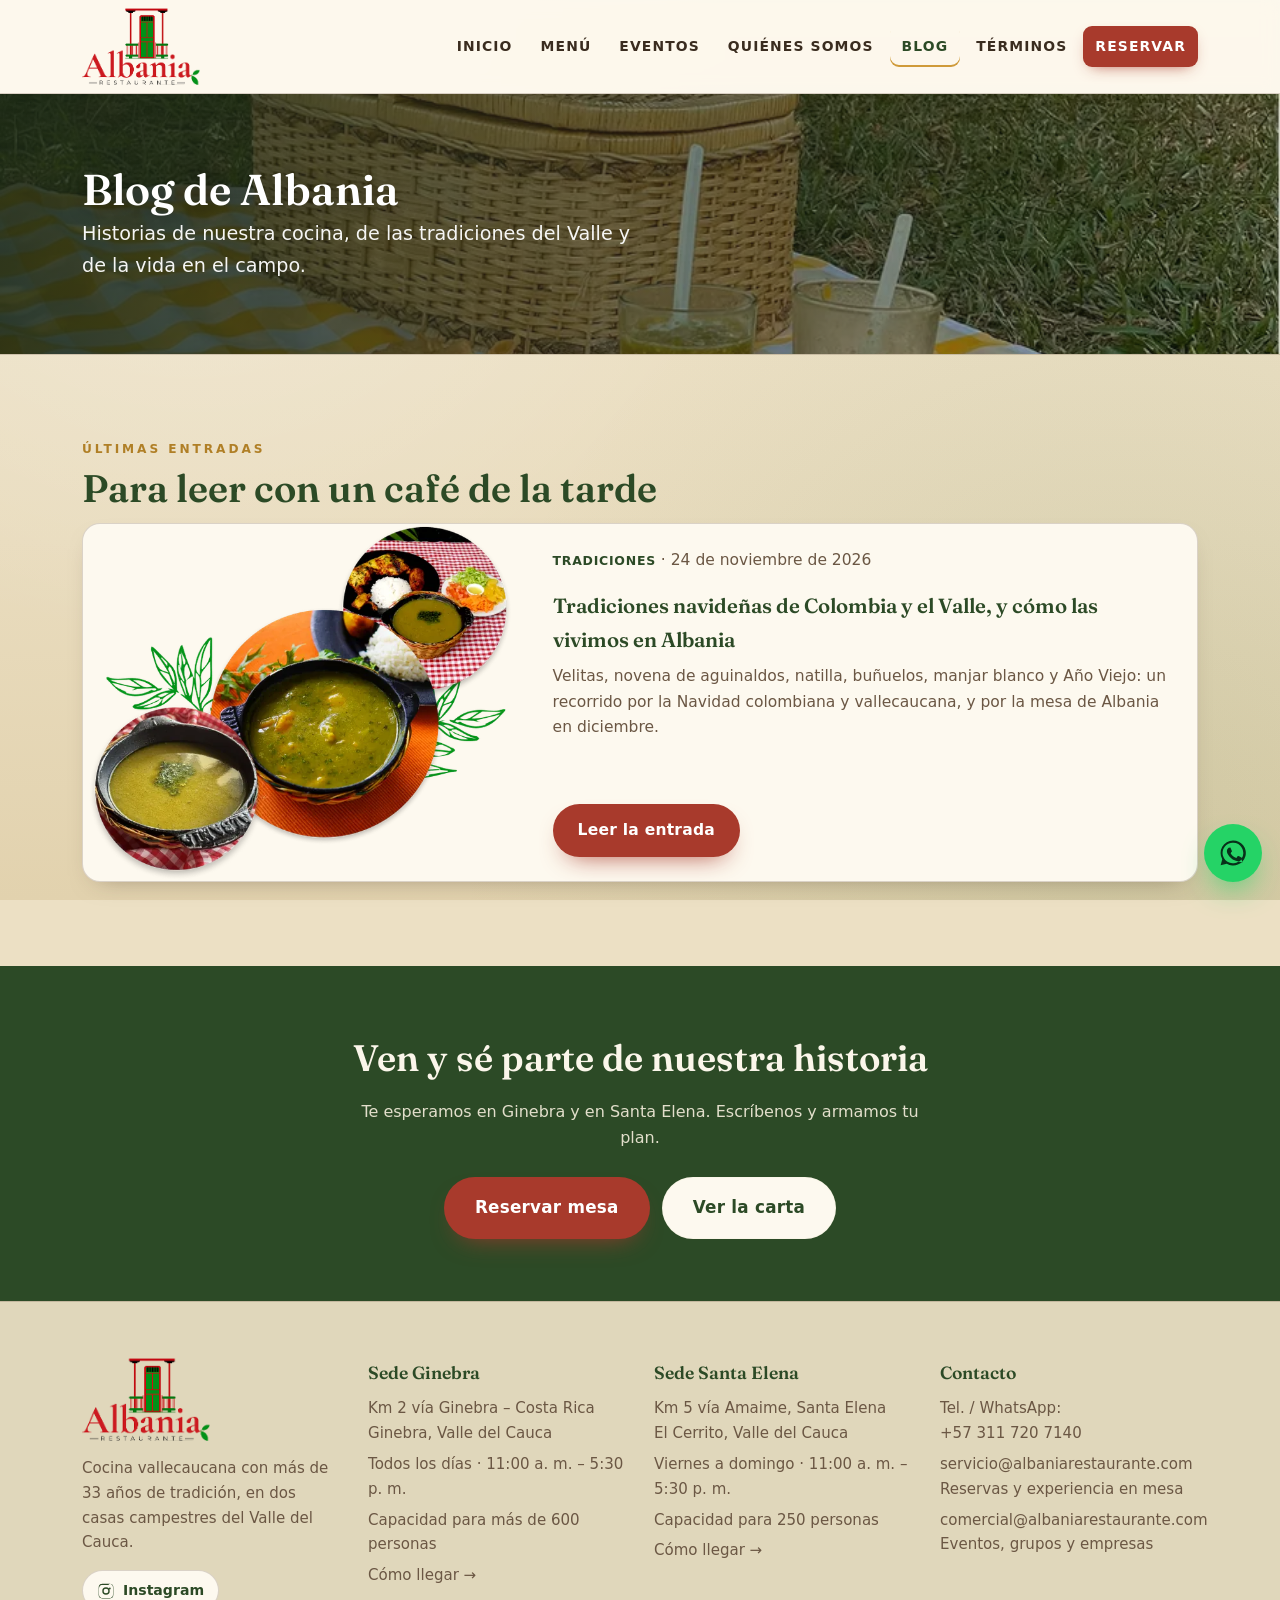
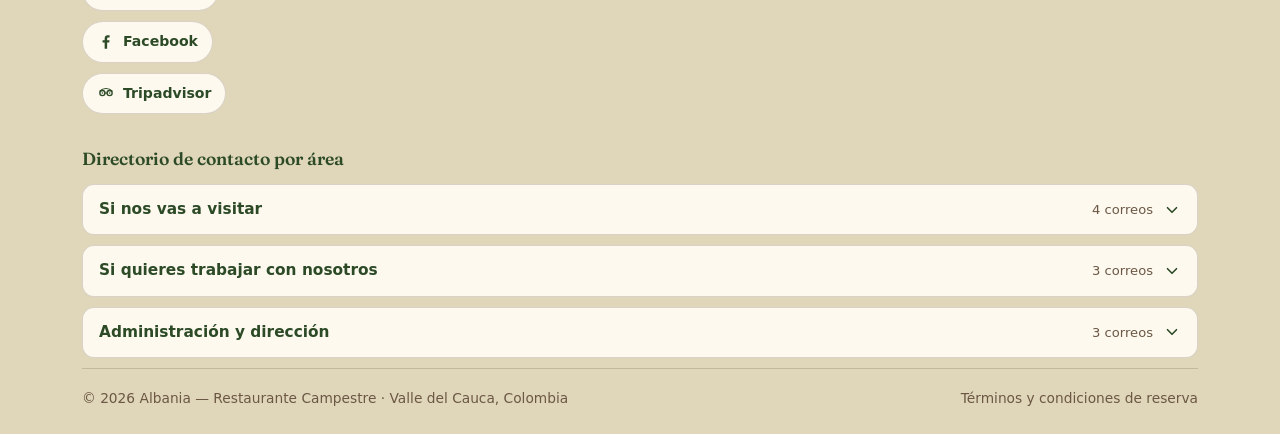
<file: blog/index.html>
<!DOCTYPE html>
<html lang="es">
<head>
  <meta charset="UTF-8" />
  <meta name="viewport" content="width=device-width, initial-scale=1" />
  <title>Blog de Albania | Tradición, cocina y vida campestre en el Valle</title>
  <meta name="description" content="Historias de la cocina vallecaucana, las tradiciones del Valle del Cauca y la vida en nuestras casas campestres de Ginebra y Santa Elena. El blog de Albania Restaurante Campestre." />
  <meta name="theme-color" content="#3F6B34" />
  <link rel="icon" type="image/png" href="../assets/logo.png" />

  <!-- Provisional: se levanta el noindex cuando el restaurante confirme la carta vigente (igual que el resto del sitio). -->
  <meta name="robots" content="noindex, follow" />
  <link rel="canonical" href="https://albaniarestaurante.com/blog/" />

  <meta property="og:type" content="website" />
  <meta property="og:site_name" content="Albania — Restaurante Campestre" />
  <meta property="og:locale" content="es_CO" />
  <meta property="og:url" content="https://albaniarestaurante.com/blog/" />
  <meta property="og:title" content="Blog de Albania | Tradición, cocina y vida campestre en el Valle" />
  <meta property="og:description" content="Historias de la cocina vallecaucana, las tradiciones del Valle del Cauca y la vida en nuestras casas campestres de Ginebra y Santa Elena. El blog de Albania Restaurante Campestre." />
  <meta property="og:image" content="https://albaniarestaurante.com/assets/og-image.jpg" />
  <meta property="og:image:secure_url" content="https://albaniarestaurante.com/assets/og-image.jpg" />
  <meta property="og:image:type" content="image/jpeg" />
  <meta property="og:image:width" content="1200" />
  <meta property="og:image:height" content="630" />
  <meta property="og:image:alt" content="Albania — Restaurante Campestre · Ginebra y Santa Elena, Valle del Cauca" />
  <meta name="twitter:card" content="summary_large_image" />
  <meta name="twitter:title" content="Blog de Albania | Tradición, cocina y vida campestre en el Valle" />
  <meta name="twitter:description" content="Historias de la cocina vallecaucana, las tradiciones del Valle del Cauca y la vida en nuestras casas campestres de Ginebra y Santa Elena. El blog de Albania Restaurante Campestre." />
  <meta name="twitter:image" content="https://albaniarestaurante.com/assets/og-image.jpg" />

  <link rel="preconnect" href="https://fonts.googleapis.com" />
  <link rel="preconnect" href="https://fonts.gstatic.com" crossorigin />
  <link href="https://fonts.googleapis.com/css2?family=Fraunces:ital,opsz,wght@0,9..144,400;0,9..144,600;0,9..144,700;1,9..144,500&display=swap" rel="stylesheet" />
  <link rel="stylesheet" href="../styles.css" />
  <link rel="stylesheet" href="/blog/blog.css" />

  <script type="application/ld+json">
{
  "@context": "https://schema.org",
  "@graph": [
    {
      "@type": "Blog",
      "@id": "https://albaniarestaurante.com/blog/#blog",
      "name": "Blog de Albania",
      "description": "Historias de la cocina vallecaucana, las tradiciones del Valle del Cauca y la vida en nuestras casas campestres de Ginebra y Santa Elena. El blog de Albania Restaurante Campestre.",
      "url": "https://albaniarestaurante.com/blog/",
      "inLanguage": "es-CO",
      "publisher": {
        "@type": "Restaurant",
        "@id": "https://albaniarestaurante.com/#sede-ginebra",
        "name": "Albania — Restaurante Campestre",
        "url": "https://albaniarestaurante.com/",
        "logo": {
          "@type": "ImageObject",
          "url": "https://albaniarestaurante.com/assets/logo.png",
          "width": 295,
          "height": 192
        },
        "image": "https://albaniarestaurante.com/assets/og-image.jpg",
        "servesCuisine": [
          "Colombiana",
          "Vallecaucana"
        ],
        "address": {
          "@type": "PostalAddress",
          "addressLocality": "Ginebra",
          "addressRegion": "Valle del Cauca",
          "addressCountry": "CO"
        }
      },
      "blogPost": [
        {
          "@type": "BlogPosting",
          "headline": "Tradiciones navideñas de Colombia y el Valle, y cómo las vivimos en Albania",
          "url": "https://albaniarestaurante.com/blog/tradiciones-navidenas-en-albania/",
          "datePublished": "2026-11-24",
          "image": "https://albaniarestaurante.com/assets/og-image.jpg"
        }
      ]
    },
    {
      "@type": "BreadcrumbList",
      "itemListElement": [
        {
          "@type": "ListItem",
          "position": 1,
          "name": "Inicio",
          "item": "https://albaniarestaurante.com/"
        },
        {
          "@type": "ListItem",
          "position": 2,
          "name": "Blog",
          "item": "https://albaniarestaurante.com/blog/"
        }
      ]
    }
  ]
}
  </script>
</head>
<body>
  <a class="saltar" href="#contenido">Saltar al contenido</a>
  <header class="cabecera">
    <div class="envoltura cabecera-int">
      <a class="marca" href="/" aria-label="Albania — Restaurante Campestre, inicio">
        <img src="../assets/logo.png" width="295" height="192" alt="Albania — Restaurante Campestre" />
      </a>
      <input class="nav-toggle" type="checkbox" id="menu-nav" hidden />
      <label class="nav-btn" for="menu-nav">
        <svg viewBox="0 0 24 24" width="20" height="20" aria-hidden="true"><path d="M4 7h16M4 12h16M4 17h16" fill="none" stroke="currentColor" stroke-width="2" stroke-linecap="round"/></svg>
        Menú
      </label>
      <nav class="nav" aria-label="Principal">
          <a href="/">Inicio</a>
          <a href="/menu/">Menú</a>
          <a href="/eventos/">Eventos</a>
          <a href="/quienes-somos/">Quiénes somos</a>
          <a href="/blog/" aria-current="page">Blog</a>
          <a href="/terminos-y-condiciones/">Términos</a>
          <a class="btn-reservar-nav" href="/reserva/">Reservar</a>
      </nav>
    </div>
  </header>

  <main id="contenido">
    <section class="portada portada--corta">
      <img src="../assets/santaelena-1.webp" width="900" height="572" fetchpriority="high" decoding="async"
           alt="Sede Santa Elena de Albania Restaurante Campestre, en El Cerrito, Valle del Cauca" />
      <div class="portada-velo"><div class="envoltura"><div class="portada-txt">
        <h1>Blog de Albania</h1>
        <p>Historias de nuestra cocina, de las tradiciones del Valle y de la vida en el campo.</p>
      </div></div></div>
    </section>

    <section class="seccion">
      <div class="envoltura">
        <p class="rotulo">Últimas entradas</p>
        <h2 class="titulo-seccion">Para leer con un café de la tarde</h2>
        <div class="blog-lista">
          <article class="tarjeta blog-tarjeta">
            <a class="blog-tarjeta-img" href="/blog/tradiciones-navidenas-en-albania/" tabindex="-1" aria-hidden="true">
              <img src="../assets/plato-sancocho.webp" width="700" height="562" loading="lazy" decoding="async"
                   alt="" />
            </a>
            <div class="tarjeta-cuerpo">
              <p class="articulo-meta"><span>Tradiciones</span> · <time datetime="2026-11-24">24 de noviembre de 2026</time></p>
              <h3><a href="/blog/tradiciones-navidenas-en-albania/">Tradiciones navideñas de Colombia y el Valle, y cómo las vivimos en Albania</a></h3>
              <p>Velitas, novena de aguinaldos, natilla, buñuelos, manjar blanco y Año Viejo: un recorrido por la Navidad colombiana y vallecaucana, y por la mesa de Albania en diciembre.</p>
              <a class="btn btn-primario" href="/blog/tradiciones-navidenas-en-albania/">Leer la entrada</a>
            </div>
          </article>
        </div>
      </div>
    </section>

    <section class="cintillo">
      <div class="envoltura">
        <h2>Ven y sé parte de nuestra historia</h2>
        <p>Te esperamos en Ginebra y en Santa Elena. Escríbenos y armamos tu plan.</p>
        <div class="acciones">
          <a class="btn btn-primario btn-grande" href="/reserva/">Reservar mesa</a>
          <a class="btn btn-claro btn-grande" href="/menu/">Ver la carta</a>
        </div>
      </div>
    </section>
  </main>


  <footer class="pie">
    <div class="envoltura">
      <div class="pie-rejilla">
        <div>
          <img class="pie-logo" src="../assets/logo.png" width="295" height="192" alt="Albania — Restaurante Campestre" />
          <p>Cocina vallecaucana con más de 33 años de tradición, en dos casas campestres del Valle del Cauca.</p>
          <div class="redes">
            <a class="red-btn" href="https://instagram.com/albaniarestaurante" target="_blank" rel="noopener"><svg viewBox="0 0 24 24" width="18" height="18" aria-hidden="true"><path fill="currentColor" d="M12 2.2c3.2 0 3.6 0 4.9.07 1.2.06 1.8.25 2.2.42.6.22 1 .48 1.4.9.42.4.68.82.9 1.4.17.4.36 1 .42 2.2.07 1.3.07 1.7.07 4.9s0 3.6-.07 4.9c-.06 1.2-.25 1.8-.42 2.2-.22.6-.48 1-.9 1.4-.4.42-.82.68-1.4.9-.4.17-1 .36-2.2.42-1.3.07-1.7.07-4.9.07s-3.6 0-4.9-.07c-1.2-.06-1.8-.25-2.2-.42-.6-.22-1-.48-1.4-.9-.42-.4-.68-.82-.9-1.4-.17-.4-.36-1-.42-2.2C2.2 15.6 2.2 15.2 2.2 12s0-3.6.07-4.9c.06-1.2.25-1.8.42-2.2.22-.6.48-1 .9-1.4.4-.42.82-.68 1.4-.9.4-.17 1-.36 2.2-.42C8.4 2.2 8.8 2.2 12 2.2zm0 1.8c-3.1 0-3.5 0-4.7.07-1.1.05-1.7.24-2.1.4-.5.2-.9.43-1.3.83-.4.4-.63.8-.83 1.3-.16.4-.35 1-.4 2.1C2.6 8.5 2.6 8.9 2.6 12s0 3.5.07 4.7c.05 1.1.24 1.7.4 2.1.2.5.43.9.83 1.3.4.4.8.63 1.3.83.4.16 1 .35 2.1.4 1.2.07 1.6.07 4.7.07s3.5 0 4.7-.07c1.1-.05 1.7-.24 2.1-.4.5-.2.9-.43 1.3-.83.4-.4.63-.8.83-1.3.16-.4.35-1 .4-2.1.07-1.2.07-1.6.07-4.7s0-3.5-.07-4.7c-.05-1.1-.24-1.7-.4-2.1-.2-.5-.43-.9-.83-1.3-.4-.4-.8-.63-1.3-.83-.4-.16-1-.35-2.1-.4C15.5 4 15.1 4 12 4zm0 3.06A4.94 4.94 0 1 1 12 17a4.94 4.94 0 0 1 0-9.94zm0 1.8a3.14 3.14 0 1 0 0 6.28 3.14 3.14 0 0 0 0-6.28zm5.15-1.4a1.15 1.15 0 1 1 0 2.3 1.15 1.15 0 0 1 0-2.3z"/></svg><span>Instagram</span></a>
            <a class="red-btn" href="https://facebook.com/albania.restaurante" target="_blank" rel="noopener"><svg viewBox="0 0 24 24" width="18" height="18" aria-hidden="true"><path fill="currentColor" d="M13.5 21v-8.2h2.8l.42-3.2H13.5V7.5c0-.93.26-1.56 1.6-1.56h1.7V3.07c-.3-.04-1.3-.13-2.47-.13-2.44 0-4.12 1.49-4.12 4.23v2.36H7.4v3.2h2.8V21z"/></svg><span>Facebook</span></a>
            <a class="red-btn" href="https://www.tripadvisor.co/Restaurant_Review-g4068210-d9739303-Reviews-Albania_Restaurante-Ginebra_Valle_del_Cauca_Department.html" target="_blank" rel="noopener"><svg viewBox="0 0 24 24" width="18" height="18" aria-hidden="true"><circle cx="7.2" cy="12" r="3.4" fill="none" stroke="currentColor" stroke-width="1.8"/><circle cx="16.8" cy="12" r="3.4" fill="none" stroke="currentColor" stroke-width="1.8"/><circle cx="7.2" cy="12" r="1.1" fill="currentColor"/><circle cx="16.8" cy="12" r="1.1" fill="currentColor"/><path d="M10.6 12h2.8M4 9.2C6.2 7 9 6 12 6s5.8 1 8 3.2" fill="none" stroke="currentColor" stroke-width="1.6" stroke-linecap="round"/></svg><span>Tripadvisor</span></a>
          </div>
        </div>

        <div>
          <h3>Sede Ginebra</h3>
          <ul>
            <li>Km 2 vía Ginebra – Costa Rica<br />Ginebra, Valle del Cauca</li>
            <li>Todos los días · 11:00 a. m. – 5:30 p. m.</li>
            <li>Capacidad para más de 600 personas</li>
            <li><a href="https://maps.app.goo.gl/5G6PJcEvPM1ko94FA" target="_blank" rel="noopener">Cómo llegar &rarr;</a></li>
          </ul>
        </div>

        <div>
          <h3>Sede Santa Elena</h3>
          <ul>
            <li>Km 5 vía Amaime, Santa Elena<br />El Cerrito, Valle del Cauca</li>
            <li>Viernes a domingo · 11:00 a. m. – 5:30 p. m.</li>
            <li>Capacidad para 250 personas</li>
            <li><a href="https://maps.app.goo.gl/c9aB7MhHKHei77cu5" target="_blank" rel="noopener">Cómo llegar &rarr;</a></li>
          </ul>
        </div>

        <div>
          <h3>Contacto</h3>
          <ul>
            <li>Tel. / WhatsApp:<br /><a href="tel:+573117207140">+57 311 720 7140</a></li>
            <li><a href="mailto:servicio@albaniarestaurante.com">servicio@albaniarestaurante.com</a><br />Reservas y experiencia en mesa</li>
            <li><a href="mailto:comercial@albaniarestaurante.com">comercial@albaniarestaurante.com</a><br />Eventos, grupos y empresas</li>
          </ul>
        </div>
      </div>

      <h3 style="margin-bottom:.7rem">Directorio de contacto por área</h3>
      <details class="dir-acc">
        <summary class="dir-sum"><span class="dir-sum-txt">Si nos vas a visitar</span><span class="dir-count">4 correos</span><svg class="dir-chev" viewBox="0 0 24 24" width="18" height="18" aria-hidden="true"><path d="M6 9l6 6 6-6" fill="none" stroke="currentColor" stroke-width="2.2" stroke-linecap="round" stroke-linejoin="round"/></svg></summary>
        <ul class="dir-list">
          <li><a class="dir-mail" href="mailto:servicio@albaniarestaurante.com">servicio@albaniarestaurante.com</a><span class="dir-desc">Reservas del día a día, sugerencias y comentarios sobre tu experiencia en la mesa.</span></li>
          <li><a class="dir-mail" href="mailto:comercial@albaniarestaurante.com">comercial@albaniarestaurante.com</a><span class="dir-desc">Eventos, grupos y empresas: cotizaciones, disponibilidad de salones y celebraciones.</span></li>
          <li><a class="dir-mail" href="mailto:admonginebra@albaniarestaurante.com">admonginebra@albaniarestaurante.com</a><span class="dir-desc">Administración de la sede Ginebra: temas puntuales de esa casa y objetos olvidados.</span></li>
          <li><a class="dir-mail" href="mailto:admonsantaelena@albaniarestaurante.com">admonsantaelena@albaniarestaurante.com</a><span class="dir-desc">Lo mismo, para la sede Santa Elena, en El Cerrito.</span></li>
        </ul>
      </details>
      <details class="dir-acc">
        <summary class="dir-sum"><span class="dir-sum-txt">Si quieres trabajar con nosotros</span><span class="dir-count">3 correos</span><svg class="dir-chev" viewBox="0 0 24 24" width="18" height="18" aria-hidden="true"><path d="M6 9l6 6 6-6" fill="none" stroke="currentColor" stroke-width="2.2" stroke-linecap="round" stroke-linejoin="round"/></svg></summary>
        <ul class="dir-list">
          <li><a class="dir-mail" href="mailto:compras@albaniarestaurante.com">compras@albaniarestaurante.com</a><span class="dir-desc">Proveedores nuevos, portafolios y cotizaciones de insumos.</span></li>
          <li><a class="dir-mail" href="mailto:bodega@albaniarestaurante.com">bodega@albaniarestaurante.com</a><span class="dir-desc">Coordinación de entregas: remisiones, horarios de descargue y recepción de mercancía.</span></li>
          <li><a class="dir-mail" href="mailto:proyectos@albaniarestaurante.com">proyectos@albaniarestaurante.com</a><span class="dir-desc">Obras, adecuaciones, alianzas y proyectos de expansión.</span></li>
        </ul>
      </details>
      <details class="dir-acc">
        <summary class="dir-sum"><span class="dir-sum-txt">Administración y dirección</span><span class="dir-count">3 correos</span><svg class="dir-chev" viewBox="0 0 24 24" width="18" height="18" aria-hidden="true"><path d="M6 9l6 6 6-6" fill="none" stroke="currentColor" stroke-width="2.2" stroke-linecap="round" stroke-linejoin="round"/></svg></summary>
        <ul class="dir-list">
          <li><a class="dir-mail" href="mailto:contabilidad@albaniarestaurante.com">contabilidad@albaniarestaurante.com</a><span class="dir-desc">Facturación electrónica, datos tributarios, cartera y pagos.</span></li>
          <li><a class="dir-mail" href="mailto:gerencia@albaniarestaurante.com">gerencia@albaniarestaurante.com</a><span class="dir-desc">Gerencia general: propuestas institucionales, prensa y asuntos que requieran escalamiento.</span></li>
          <li><a class="dir-mail" href="mailto:direcciones@albaniarestaurante.com">direcciones@albaniarestaurante.com</a><span class="dir-desc">Dirección de la compañía: asuntos societarios y decisiones estratégicas.</span></li>
        </ul>
      </details>

      <div class="pie-legal">
        <span>&copy; <span id="anio">2026</span> Albania — Restaurante Campestre · Valle del Cauca, Colombia</span>
        <span><a href="/terminos-y-condiciones/">Términos y condiciones de reserva</a></span>
      </div>
    </div>
  </footer>

  <a class="wa-flotante" href="https://wa.me/573117207140?text=Hola%2C%20quiero%20informaci%C3%B3n%20sobre%20Albania%20Restaurante%20Campestre." target="_blank" rel="noopener" aria-label="Escríbenos por WhatsApp">
    <svg viewBox="0 0 24 24" width="30" height="30" aria-hidden="true"><path fill="currentColor" d="M12 2a10 10 0 0 0-8.6 15l-1.3 4.8 4.9-1.3A10 10 0 1 0 12 2zm0 1.8a8.2 8.2 0 0 1 6.9 12.6l-.2.3.8 2.8-2.9-.8-.3.2A8.2 8.2 0 1 1 12 3.8zm-3.1 4c-.2 0-.5.07-.8.36s-1 1-1 2.4 1.05 2.76 1.2 2.95c.14.2 2 3.17 4.98 4.32 2.47.95 2.97.76 3.5.71.53-.05 1.72-.7 1.96-1.38.24-.68.24-1.26.17-1.38-.07-.12-.26-.2-.55-.34-.29-.15-1.72-.85-1.98-.95-.27-.1-.46-.15-.65.14-.2.29-.75.94-.92 1.13-.17.2-.34.22-.63.07-.29-.14-1.22-.45-2.33-1.44-.86-.77-1.44-1.72-1.6-2.01-.17-.29-.02-.45.12-.6.13-.13.29-.34.44-.51.14-.17.19-.29.29-.48.1-.2.05-.36-.02-.51-.07-.14-.65-1.57-.9-2.15-.23-.56-.47-.48-.65-.49z"/></svg>
  </a>

  <script>document.getElementById('anio').textContent = new Date().getFullYear();</script>
</body>
</html>
</file>
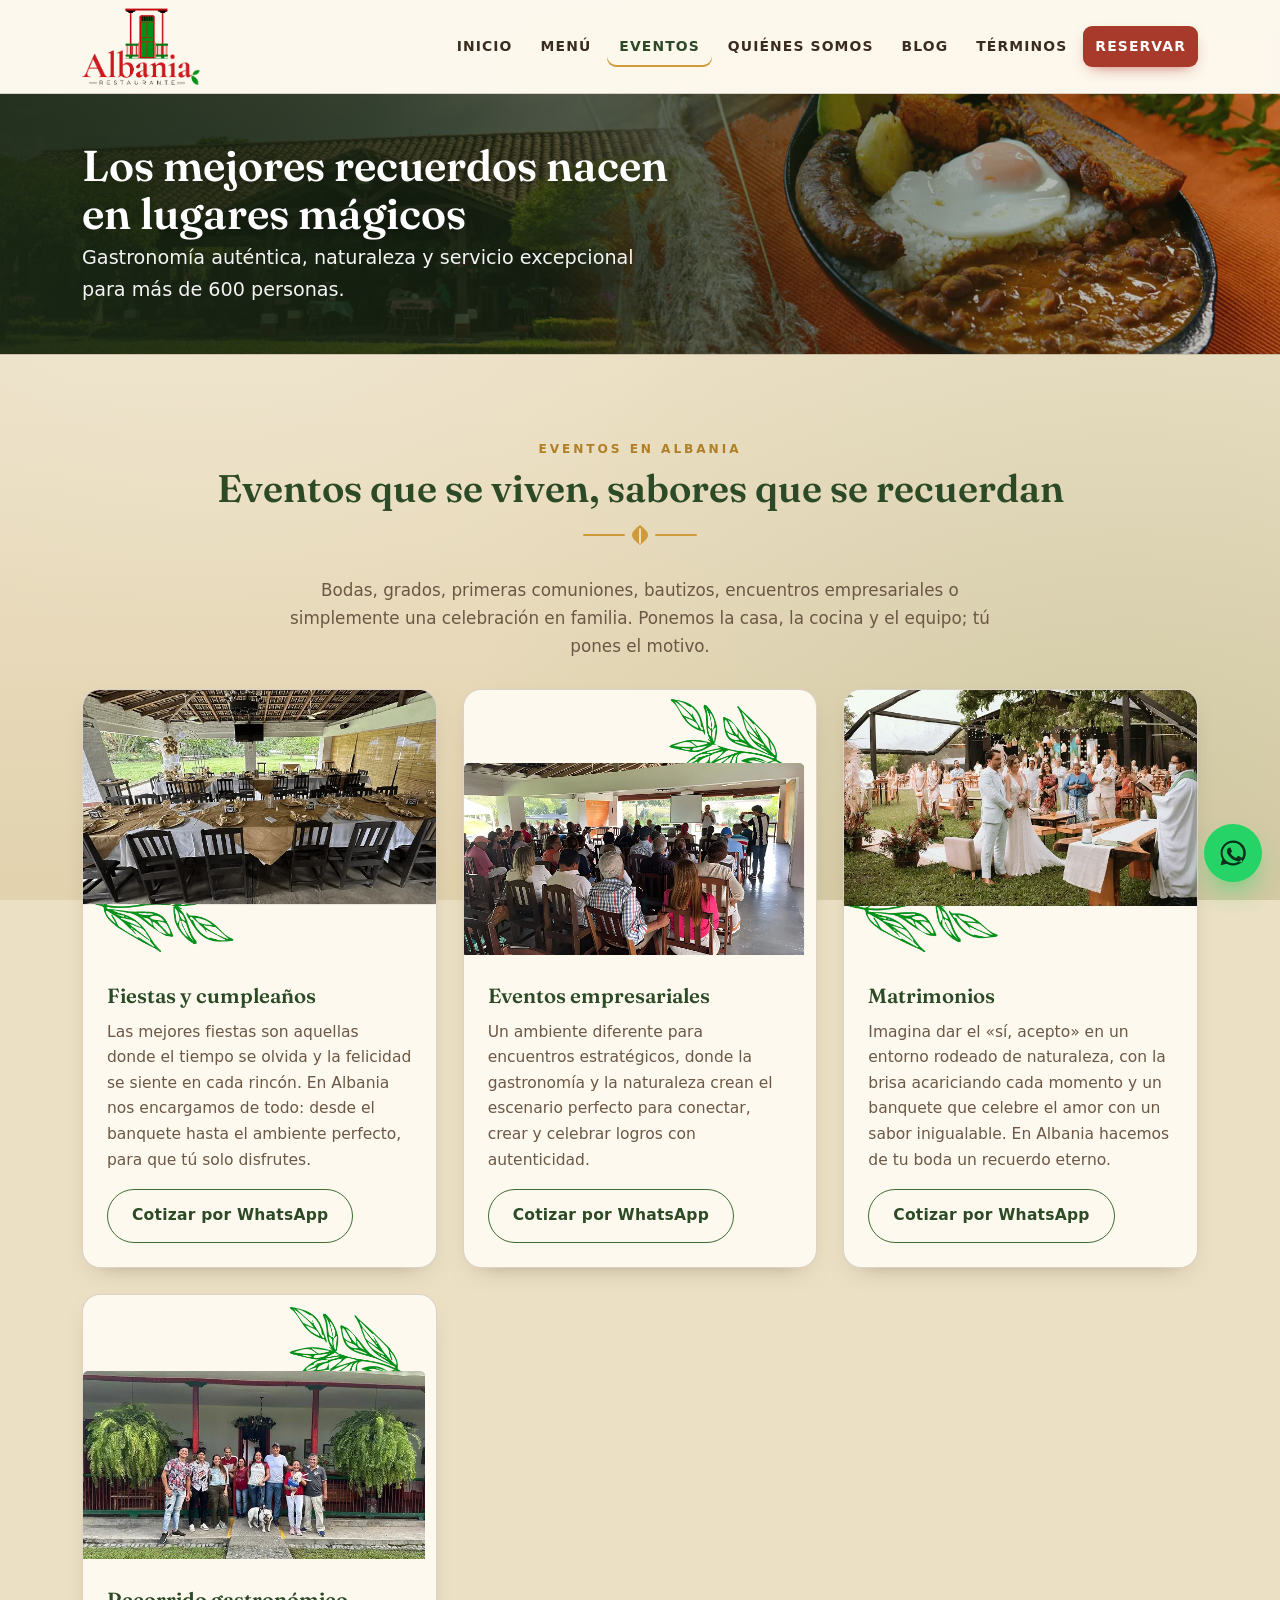
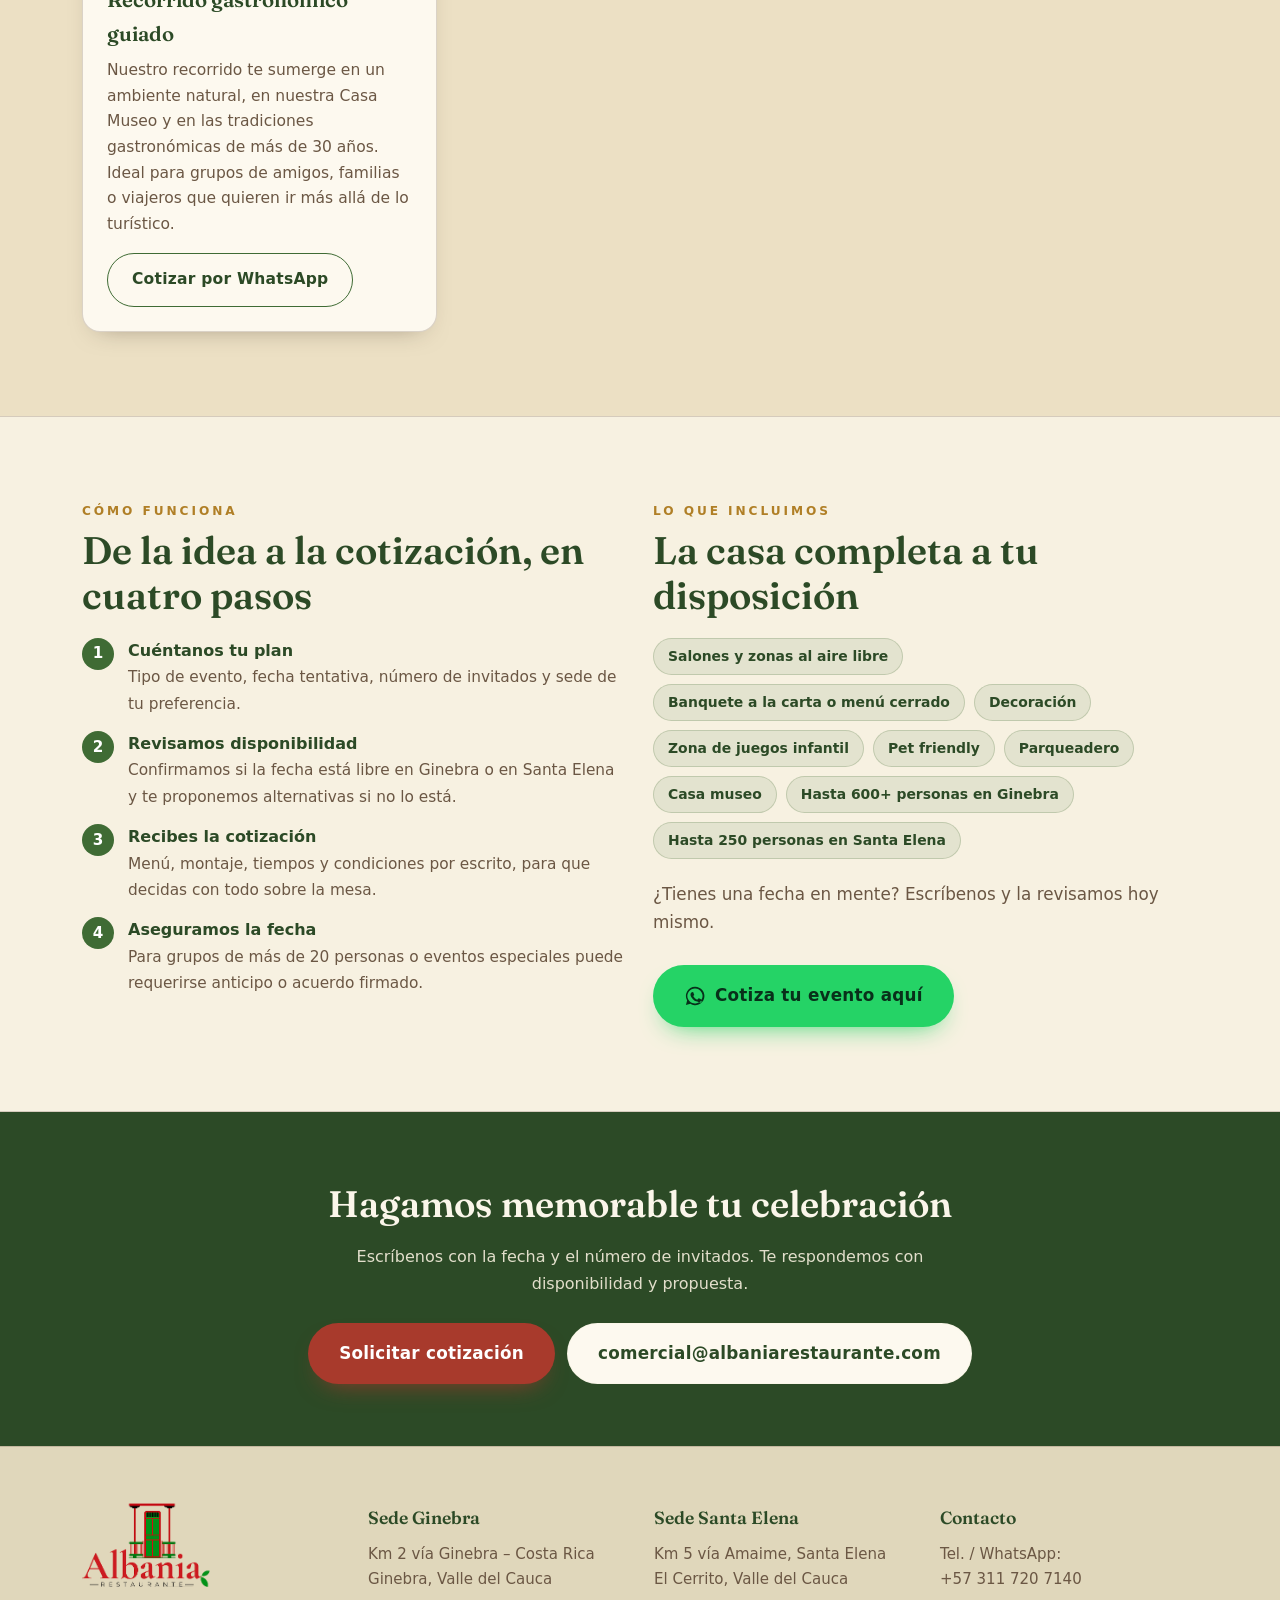
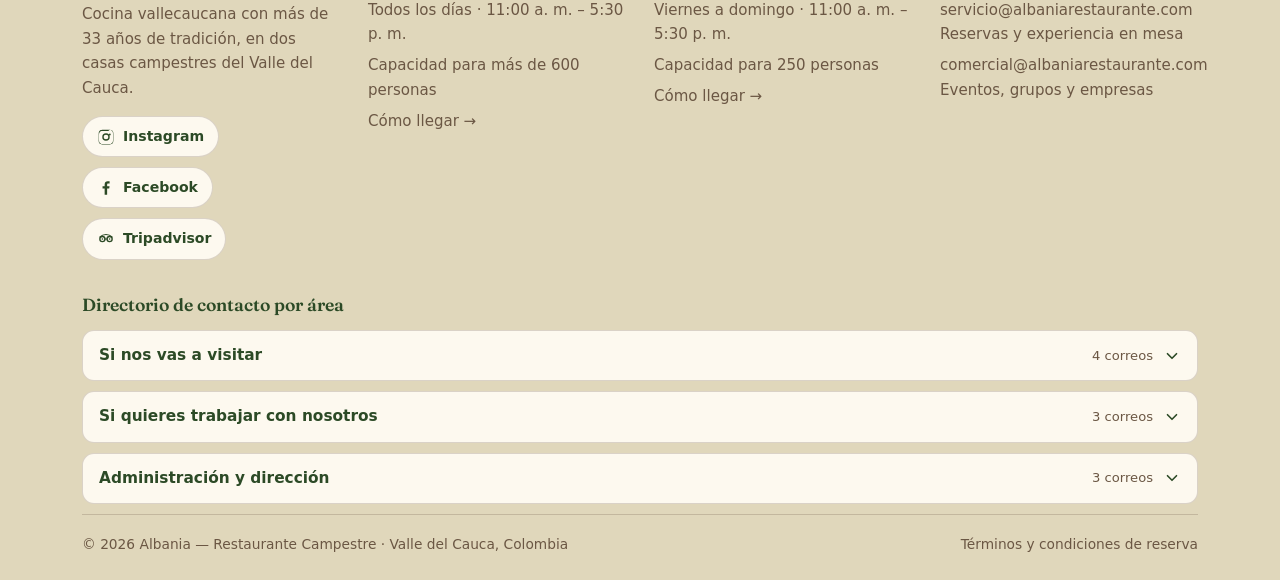
<file: eventos/index.html>
<!DOCTYPE html>
<html lang="es">
<head>
  <meta charset="UTF-8" />
  <meta name="viewport" content="width=device-width, initial-scale=1" />
  <title>Eventos, bodas y celebraciones | Albania — Restaurante Campestre</title>
  <meta name="description" content="Bodas, cumpleaños, grados y eventos empresariales en dos sedes campestres del Valle del Cauca. Capacidad para más de 600 personas en Ginebra y 250 en Santa Elena. Cotiza por WhatsApp." />
  <meta name="theme-color" content="#3F6B34" />
  <link rel="icon" type="image/png" href="../assets/logo.png" />

  <!-- Provisional: se levanta el noindex cuando el restaurante confirme la carta vigente. -->
  <meta name="robots" content="noindex, follow" />
  <link rel="canonical" href="https://albaniarestaurante.com/eventos/" />

  <meta property="og:type" content="website" />
  <meta property="og:site_name" content="Albania — Restaurante Campestre" />
  <meta property="og:locale" content="es_CO" />
  <meta property="og:url" content="https://albaniarestaurante.com/eventos/" />
  <meta property="og:title" content="Eventos, bodas y celebraciones | Albania — Restaurante Campestre" />
  <meta property="og:description" content="Bodas, cumpleaños, grados y eventos empresariales en dos sedes campestres del Valle del Cauca. Capacidad para más de 600 personas en Ginebra y 250 en Santa Elena. Cotiza por WhatsApp." />
  <meta property="og:image" content="https://albaniarestaurante.com/assets/og-image.jpg" />
  <meta property="og:image:secure_url" content="https://albaniarestaurante.com/assets/og-image.jpg" />
  <meta property="og:image:width" content="1200" />
  <meta property="og:image:height" content="630" />
  <meta property="og:image:alt" content="Albania — Restaurante Campestre · Ginebra y Santa Elena, Valle del Cauca" />
  <meta name="twitter:card" content="summary_large_image" />
  <meta name="twitter:title" content="Eventos, bodas y celebraciones | Albania — Restaurante Campestre" />
  <meta name="twitter:description" content="Bodas, cumpleaños, grados y eventos empresariales en dos sedes campestres del Valle del Cauca. Capacidad para más de 600 personas en Ginebra y 250 en Santa Elena. Cotiza por WhatsApp." />
  <meta name="twitter:image" content="https://albaniarestaurante.com/assets/og-image.jpg" />

  <link rel="preconnect" href="https://fonts.googleapis.com" />
  <link rel="preconnect" href="https://fonts.gstatic.com" crossorigin />
  <link href="https://fonts.googleapis.com/css2?family=Fraunces:ital,opsz,wght@0,9..144,400;0,9..144,600;0,9..144,700;1,9..144,500&display=swap" rel="stylesheet" />
  <link rel="stylesheet" href="../styles.css" />

  <script type="application/ld+json">
{
  "@context": "https://schema.org",
  "@graph": [
    {
      "@type": "Organization",
      "@id": "https://albaniarestaurante.com/#organizacion",
      "name": "Albania — Restaurante Campestre",
      "url": "https://albaniarestaurante.com/",
      "logo": "https://albaniarestaurante.com/assets/logo.png",
      "image": "https://albaniarestaurante.com/assets/og-image.jpg",
      "slogan": "De nuestra tierra a tu mesa: tradición y sabor sin igual",
      "telephone": "+573117207140",
      "sameAs": [
        "https://instagram.com/albaniarestaurante",
        "https://facebook.com/albania.restaurante",
        "https://www.tripadvisor.co/Restaurant_Review-g4068210-d9739303-Reviews-Albania_Restaurante-Ginebra_Valle_del_Cauca_Department.html"
      ]
    },
    {
      "@type": "Restaurant",
      "@id": "https://albaniarestaurante.com/#sede-ginebra",
      "name": "Albania — Restaurante Campestre · Sede Ginebra",
      "parentOrganization": {
        "@id": "https://albaniarestaurante.com/#organizacion"
      },
      "url": "https://albaniarestaurante.com/",
      "image": "https://albaniarestaurante.com/assets/og-image.jpg",
      "hasMenu": "https://albaniarestaurante.com/menu/",
      "acceptsReservations": "https://albaniarestaurante.com/reserva/",
      "servesCuisine": [
        "Colombiana",
        "Vallecaucana",
        "Comida típica"
      ],
      "priceRange": "$$",
      "currenciesAccepted": "COP",
      "telephone": "+573117207140",
      "hasMap": "https://maps.app.goo.gl/5G6PJcEvPM1ko94FA",
      "maximumAttendeeCapacity": 600,
      "address": {
        "@type": "PostalAddress",
        "streetAddress": "Km 2 vía a Ginebra, Costa Rica",
        "addressLocality": "Ginebra",
        "addressRegion": "Valle del Cauca",
        "addressCountry": "CO"
      },
      "openingHoursSpecification": [
        {
          "@type": "OpeningHoursSpecification",
          "dayOfWeek": [
            "Monday",
            "Tuesday",
            "Wednesday",
            "Thursday",
            "Friday",
            "Saturday",
            "Sunday"
          ],
          "opens": "11:00",
          "closes": "17:30"
        }
      ],
      "amenityFeature": [
        {
          "@type": "LocationFeatureSpecification",
          "name": "Pet-friendly",
          "value": true
        },
        {
          "@type": "LocationFeatureSpecification",
          "name": "Zona de juegos infantil",
          "value": true
        },
        {
          "@type": "LocationFeatureSpecification",
          "name": "Parqueadero",
          "value": true
        }
      ]
    },
    {
      "@type": "Restaurant",
      "@id": "https://albaniarestaurante.com/#sede-santa-elena",
      "name": "Albania — Restaurante Campestre · Sede Santa Elena",
      "parentOrganization": {
        "@id": "https://albaniarestaurante.com/#organizacion"
      },
      "url": "https://albaniarestaurante.com/",
      "image": "https://albaniarestaurante.com/assets/og-image.jpg",
      "hasMenu": "https://albaniarestaurante.com/menu/",
      "acceptsReservations": "https://albaniarestaurante.com/reserva/",
      "servesCuisine": [
        "Colombiana",
        "Vallecaucana",
        "Comida típica"
      ],
      "priceRange": "$$",
      "currenciesAccepted": "COP",
      "telephone": "+573117207140",
      "hasMap": "https://maps.app.goo.gl/c9aB7MhHKHei77cu5",
      "maximumAttendeeCapacity": 250,
      "address": {
        "@type": "PostalAddress",
        "streetAddress": "Km 5 vía Amaime, Santa Elena",
        "addressLocality": "El Cerrito",
        "addressRegion": "Valle del Cauca",
        "addressCountry": "CO"
      },
      "openingHoursSpecification": [
        {
          "@type": "OpeningHoursSpecification",
          "dayOfWeek": [
            "Friday",
            "Saturday",
            "Sunday"
          ],
          "opens": "11:00",
          "closes": "17:30"
        }
      ],
      "amenityFeature": [
        {
          "@type": "LocationFeatureSpecification",
          "name": "Pet-friendly",
          "value": true
        },
        {
          "@type": "LocationFeatureSpecification",
          "name": "Zona de juegos infantil",
          "value": true
        },
        {
          "@type": "LocationFeatureSpecification",
          "name": "Parqueadero",
          "value": true
        }
      ]
    }
  ]
}
  </script>
</head>
<body>
  <a class="saltar" href="#contenido">Saltar al contenido</a>
  <header class="cabecera">
    <div class="envoltura cabecera-int">
      <a class="marca" href="/" aria-label="Albania — Restaurante Campestre, inicio">
        <img src="../assets/logo.png" width="295" height="192" alt="Albania — Restaurante Campestre" />
      </a>
      <input class="nav-toggle" type="checkbox" id="menu-nav" hidden />
      <label class="nav-btn" for="menu-nav">
        <svg viewBox="0 0 24 24" width="20" height="20" aria-hidden="true"><path d="M4 7h16M4 12h16M4 17h16" fill="none" stroke="currentColor" stroke-width="2" stroke-linecap="round"/></svg>
        Menú
      </label>
      <nav class="nav" aria-label="Principal">
          <a href="/">Inicio</a>
          <a href="/menu/">Menú</a>
          <a href="/eventos/" aria-current="page">Eventos</a>
          <a href="/quienes-somos/">Quiénes somos</a>
          <a href="/blog/">Blog</a>
          <a href="/terminos-y-condiciones/">Términos</a>
          <a class="btn-reservar-nav" href="/reserva/">Reservar</a>
      </nav>
    </div>
  </header>

  <main id="contenido">
    <section class="portada portada--corta">
      <img src="../assets/hero-2.webp" width="1800" height="586" fetchpriority="high" decoding="async"
           alt="Celebración campestre montada en los jardines de Albania Restaurante" />
      <div class="portada-velo"><div class="envoltura"><div class="portada-txt">
        <h1>Los mejores recuerdos nacen en lugares mágicos</h1>
        <p>Gastronomía auténtica, naturaleza y servicio excepcional para más de 600 personas.</p>
      </div></div></div>
    </section>

    <section class="seccion">
      <div class="envoltura centrado">
        <p class="rotulo">Eventos en Albania</p>
        <h2 class="titulo-seccion">Eventos que se viven, sabores que se recuerdan</h2>
        <span class="ramita"><svg viewBox="0 0 120 24" width="120" height="24" aria-hidden="true"><path d="M4 12h40" stroke="currentColor" stroke-width="2" stroke-linecap="round"/><path d="M116 12H76" stroke="currentColor" stroke-width="2" stroke-linecap="round"/><path d="M60 2c-5 4-8 7-8 10 0 3 3 6 8 10 5-4 8-7 8-10 0-3-3-6-8-10z" fill="currentColor"/><path d="M60 6v14" stroke="#fdf9ef" stroke-width="1.4" stroke-linecap="round"/></svg></span>
        <p class="entradilla">Bodas, grados, primeras comuniones, bautizos, encuentros empresariales o simplemente una celebración en familia. Ponemos la casa, la cocina y el equipo; tú pones el motivo.</p>
      </div>
      <div class="envoltura">
        <div class="rejilla rejilla-2">
        <article class="tarjeta">
          <img src="../assets/evento-cumpleanos.webp" loading="lazy" decoding="async" width="689" height="528" alt="Fiestas y cumpleaños en Albania Restaurante Campestre" />
          <div class="tarjeta-cuerpo">
            <h3>Fiestas y cumpleaños</h3><p>Las mejores fiestas son aquellas donde el tiempo se olvida y la felicidad se siente en cada rincón. En Albania nos encargamos de todo: desde el banquete hasta el ambiente perfecto, para que tú solo disfrutes.</p>
            <a class="btn btn-secundario" href="https://wa.me/573117207140?text=Quiero%20cotizar%20una%20fiesta%20o%20cumplea%C3%B1os%20en%20Albania." target="_blank" rel="noopener">Cotizar por WhatsApp</a>
          </div>
        </article>
        <article class="tarjeta">
          <img src="../assets/evento-empresarial.webp" loading="lazy" decoding="async" width="689" height="528" alt="Eventos empresariales en Albania Restaurante Campestre" />
          <div class="tarjeta-cuerpo">
            <h3>Eventos empresariales</h3><p>Un ambiente diferente para encuentros estratégicos, donde la gastronomía y la naturaleza crean el escenario perfecto para conectar, crear y celebrar logros con autenticidad.</p>
            <a class="btn btn-secundario" href="https://wa.me/573117207140?text=Quiero%20cotizar%20un%20evento%20empresarial%20en%20Albania." target="_blank" rel="noopener">Cotizar por WhatsApp</a>
          </div>
        </article>
        <article class="tarjeta">
          <img src="../assets/evento-matrimonio.webp" loading="lazy" decoding="async" width="689" height="528" alt="Matrimonios en Albania Restaurante Campestre" />
          <div class="tarjeta-cuerpo">
            <h3>Matrimonios</h3><p>Imagina dar el «sí, acepto» en un entorno rodeado de naturaleza, con la brisa acariciando cada momento y un banquete que celebre el amor con un sabor inigualable. En Albania hacemos de tu boda un recuerdo eterno.</p>
            <a class="btn btn-secundario" href="https://wa.me/573117207140?text=Quiero%20cotizar%20un%20matrimonio%20en%20Albania." target="_blank" rel="noopener">Cotizar por WhatsApp</a>
          </div>
        </article>
        <article class="tarjeta">
          <img src="../assets/evento-recorrido.webp" loading="lazy" decoding="async" width="689" height="528" alt="Recorrido gastronómico guiado en Albania Restaurante Campestre" />
          <div class="tarjeta-cuerpo">
            <h3>Recorrido gastronómico guiado</h3><p>Nuestro recorrido te sumerge en un ambiente natural, en nuestra Casa Museo y en las tradiciones gastronómicas de más de 30 años. Ideal para grupos de amigos, familias o viajeros que quieren ir más allá de lo turístico.</p>
            <a class="btn btn-secundario" href="https://wa.me/573117207140?text=Quiero%20informaci%C3%B3n%20sobre%20el%20recorrido%20gastron%C3%B3mico%20guiado%20de%20Albania." target="_blank" rel="noopener">Cotizar por WhatsApp</a>
          </div>
        </article>
        </div>
      </div>
    </section>

    <section class="seccion seccion--panel">
      <div class="envoltura">
        <div class="rejilla rejilla-2">
          <div>
            <p class="rotulo">Cómo funciona</p>
            <h2 class="titulo-seccion">De la idea a la cotización, en cuatro pasos</h2>
            <ol class="pasos" style="margin-top:1.2rem">
              <li><div><strong>Cuéntanos tu plan</strong><span>Tipo de evento, fecha tentativa, número de invitados y sede de tu preferencia.</span></div></li>
              <li><div><strong>Revisamos disponibilidad</strong><span>Confirmamos si la fecha está libre en Ginebra o en Santa Elena y te proponemos alternativas si no lo está.</span></div></li>
              <li><div><strong>Recibes la cotización</strong><span>Menú, montaje, tiempos y condiciones por escrito, para que decidas con todo sobre la mesa.</span></div></li>
              <li><div><strong>Aseguramos la fecha</strong><span>Para grupos de más de 20 personas o eventos especiales puede requerirse anticipo o acuerdo firmado.</span></div></li>
            </ol>
          </div>
          <div>
            <p class="rotulo">Lo que incluimos</p>
            <h2 class="titulo-seccion">La casa completa a tu disposición</h2>
            <ul class="etiquetas" style="margin-top:1.2rem">
              <li>Salones y zonas al aire libre</li><li>Banquete a la carta o menú cerrado</li>
              <li>Decoración</li><li>Zona de juegos infantil</li>
              <li>Pet friendly</li><li>Parqueadero</li>
              <li>Casa museo</li><li>Hasta 600+ personas en Ginebra</li>
              <li>Hasta 250 personas en Santa Elena</li>
            </ul>
            <p class="entradilla">¿Tienes una fecha en mente? Escríbenos y la revisamos hoy mismo.</p>
            <a class="btn btn-wa btn-grande" href="https://wa.me/573117207140?text=Hola%2C%20quiero%20cotizar%20un%20evento%20en%20Albania.%20Les%20cuento%3A%20tipo%20de%20evento%2C%20fecha%2C%20n%C3%BAmero%20de%20personas%20y%20sede." target="_blank" rel="noopener"><svg viewBox="0 0 24 24" width="22" height="22" aria-hidden="true"><path fill="currentColor" d="M12 2a10 10 0 0 0-8.6 15l-1.3 4.8 4.9-1.3A10 10 0 1 0 12 2zm0 1.8a8.2 8.2 0 0 1 6.9 12.6l-.2.3.8 2.8-2.9-.8-.3.2A8.2 8.2 0 1 1 12 3.8zm-3.1 4c-.2 0-.5.07-.8.36s-1 1-1 2.4 1.05 2.76 1.2 2.95c.14.2 2 3.17 4.98 4.32 2.47.95 2.97.76 3.5.71.53-.05 1.72-.7 1.96-1.38.24-.68.24-1.26.17-1.38-.07-.12-.26-.2-.55-.34-.29-.15-1.72-.85-1.98-.95-.27-.1-.46-.15-.65.14-.2.29-.75.94-.92 1.13-.17.2-.34.22-.63.07-.29-.14-1.22-.45-2.33-1.44-.86-.77-1.44-1.72-1.6-2.01-.17-.29-.02-.45.12-.6.13-.13.29-.34.44-.51.14-.17.19-.29.29-.48.1-.2.05-.36-.02-.51-.07-.14-.65-1.57-.9-2.15-.23-.56-.47-.48-.65-.49z"/></svg> Cotiza tu evento aquí</a>
          </div>
        </div>
      </div>
    </section>

    <section class="cintillo">
      <div class="envoltura">
        <h2>Hagamos memorable tu celebración</h2>
        <p>Escríbenos con la fecha y el número de invitados. Te respondemos con disponibilidad y propuesta.</p>
        <div class="acciones">
          <a class="btn btn-primario btn-grande" href="/reserva/">Solicitar cotización</a>
          <a class="btn btn-claro btn-grande" href="mailto:comercial@albaniarestaurante.com">comercial@albaniarestaurante.com</a>
        </div>
      </div>
    </section>
  </main>

  <footer class="pie">
    <div class="envoltura">
      <div class="pie-rejilla">
        <div>
          <img class="pie-logo" src="../assets/logo.png" width="295" height="192" alt="Albania — Restaurante Campestre" />
          <p>Cocina vallecaucana con más de 33 años de tradición, en dos casas campestres del Valle del Cauca.</p>
          <div class="redes">
            <a class="red-btn" href="https://instagram.com/albaniarestaurante" target="_blank" rel="noopener"><svg viewBox="0 0 24 24" width="18" height="18" aria-hidden="true"><path fill="currentColor" d="M12 2.2c3.2 0 3.6 0 4.9.07 1.2.06 1.8.25 2.2.42.6.22 1 .48 1.4.9.42.4.68.82.9 1.4.17.4.36 1 .42 2.2.07 1.3.07 1.7.07 4.9s0 3.6-.07 4.9c-.06 1.2-.25 1.8-.42 2.2-.22.6-.48 1-.9 1.4-.4.42-.82.68-1.4.9-.4.17-1 .36-2.2.42-1.3.07-1.7.07-4.9.07s-3.6 0-4.9-.07c-1.2-.06-1.8-.25-2.2-.42-.6-.22-1-.48-1.4-.9-.42-.4-.68-.82-.9-1.4-.17-.4-.36-1-.42-2.2C2.2 15.6 2.2 15.2 2.2 12s0-3.6.07-4.9c.06-1.2.25-1.8.42-2.2.22-.6.48-1 .9-1.4.4-.42.82-.68 1.4-.9.4-.17 1-.36 2.2-.42C8.4 2.2 8.8 2.2 12 2.2zm0 1.8c-3.1 0-3.5 0-4.7.07-1.1.05-1.7.24-2.1.4-.5.2-.9.43-1.3.83-.4.4-.63.8-.83 1.3-.16.4-.35 1-.4 2.1C2.6 8.5 2.6 8.9 2.6 12s0 3.5.07 4.7c.05 1.1.24 1.7.4 2.1.2.5.43.9.83 1.3.4.4.8.63 1.3.83.4.16 1 .35 2.1.4 1.2.07 1.6.07 4.7.07s3.5 0 4.7-.07c1.1-.05 1.7-.24 2.1-.4.5-.2.9-.43 1.3-.83.4-.4.63-.8.83-1.3.16-.4.35-1 .4-2.1.07-1.2.07-1.6.07-4.7s0-3.5-.07-4.7c-.05-1.1-.24-1.7-.4-2.1-.2-.5-.43-.9-.83-1.3-.4-.4-.8-.63-1.3-.83-.4-.16-1-.35-2.1-.4C15.5 4 15.1 4 12 4zm0 3.06A4.94 4.94 0 1 1 12 17a4.94 4.94 0 0 1 0-9.94zm0 1.8a3.14 3.14 0 1 0 0 6.28 3.14 3.14 0 0 0 0-6.28zm5.15-1.4a1.15 1.15 0 1 1 0 2.3 1.15 1.15 0 0 1 0-2.3z"/></svg><span>Instagram</span></a>
            <a class="red-btn" href="https://facebook.com/albania.restaurante" target="_blank" rel="noopener"><svg viewBox="0 0 24 24" width="18" height="18" aria-hidden="true"><path fill="currentColor" d="M13.5 21v-8.2h2.8l.42-3.2H13.5V7.5c0-.93.26-1.56 1.6-1.56h1.7V3.07c-.3-.04-1.3-.13-2.47-.13-2.44 0-4.12 1.49-4.12 4.23v2.36H7.4v3.2h2.8V21z"/></svg><span>Facebook</span></a>
            <a class="red-btn" href="https://www.tripadvisor.co/Restaurant_Review-g4068210-d9739303-Reviews-Albania_Restaurante-Ginebra_Valle_del_Cauca_Department.html" target="_blank" rel="noopener"><svg viewBox="0 0 24 24" width="18" height="18" aria-hidden="true"><circle cx="7.2" cy="12" r="3.4" fill="none" stroke="currentColor" stroke-width="1.8"/><circle cx="16.8" cy="12" r="3.4" fill="none" stroke="currentColor" stroke-width="1.8"/><circle cx="7.2" cy="12" r="1.1" fill="currentColor"/><circle cx="16.8" cy="12" r="1.1" fill="currentColor"/><path d="M10.6 12h2.8M4 9.2C6.2 7 9 6 12 6s5.8 1 8 3.2" fill="none" stroke="currentColor" stroke-width="1.6" stroke-linecap="round"/></svg><span>Tripadvisor</span></a>
          </div>
        </div>

        <div>
          <h3>Sede Ginebra</h3>
          <ul>
            <li>Km 2 vía Ginebra – Costa Rica<br />Ginebra, Valle del Cauca</li>
            <li>Todos los días · 11:00 a. m. – 5:30 p. m.</li>
            <li>Capacidad para más de 600 personas</li>
            <li><a href="https://maps.app.goo.gl/5G6PJcEvPM1ko94FA" target="_blank" rel="noopener">Cómo llegar &rarr;</a></li>
          </ul>
        </div>

        <div>
          <h3>Sede Santa Elena</h3>
          <ul>
            <li>Km 5 vía Amaime, Santa Elena<br />El Cerrito, Valle del Cauca</li>
            <li>Viernes a domingo · 11:00 a. m. – 5:30 p. m.</li>
            <li>Capacidad para 250 personas</li>
            <li><a href="https://maps.app.goo.gl/c9aB7MhHKHei77cu5" target="_blank" rel="noopener">Cómo llegar &rarr;</a></li>
          </ul>
        </div>

        <div>
          <h3>Contacto</h3>
          <ul>
            <li>Tel. / WhatsApp:<br /><a href="tel:+573117207140">+57 311 720 7140</a></li>
            <li><a href="mailto:servicio@albaniarestaurante.com">servicio@albaniarestaurante.com</a><br />Reservas y experiencia en mesa</li>
            <li><a href="mailto:comercial@albaniarestaurante.com">comercial@albaniarestaurante.com</a><br />Eventos, grupos y empresas</li>
          </ul>
        </div>
      </div>

      <h3 style="margin-bottom:.7rem">Directorio de contacto por área</h3>
      <details class="dir-acc">
        <summary class="dir-sum"><span class="dir-sum-txt">Si nos vas a visitar</span><span class="dir-count">4 correos</span><svg class="dir-chev" viewBox="0 0 24 24" width="18" height="18" aria-hidden="true"><path d="M6 9l6 6 6-6" fill="none" stroke="currentColor" stroke-width="2.2" stroke-linecap="round" stroke-linejoin="round"/></svg></summary>
        <ul class="dir-list">
          <li><a class="dir-mail" href="mailto:servicio@albaniarestaurante.com">servicio@albaniarestaurante.com</a><span class="dir-desc">Reservas del día a día, sugerencias y comentarios sobre tu experiencia en la mesa.</span></li>
          <li><a class="dir-mail" href="mailto:comercial@albaniarestaurante.com">comercial@albaniarestaurante.com</a><span class="dir-desc">Eventos, grupos y empresas: cotizaciones, disponibilidad de salones y celebraciones.</span></li>
          <li><a class="dir-mail" href="mailto:admonginebra@albaniarestaurante.com">admonginebra@albaniarestaurante.com</a><span class="dir-desc">Administración de la sede Ginebra: temas puntuales de esa casa y objetos olvidados.</span></li>
          <li><a class="dir-mail" href="mailto:admonsantaelena@albaniarestaurante.com">admonsantaelena@albaniarestaurante.com</a><span class="dir-desc">Lo mismo, para la sede Santa Elena, en El Cerrito.</span></li>
        </ul>
      </details>
      <details class="dir-acc">
        <summary class="dir-sum"><span class="dir-sum-txt">Si quieres trabajar con nosotros</span><span class="dir-count">3 correos</span><svg class="dir-chev" viewBox="0 0 24 24" width="18" height="18" aria-hidden="true"><path d="M6 9l6 6 6-6" fill="none" stroke="currentColor" stroke-width="2.2" stroke-linecap="round" stroke-linejoin="round"/></svg></summary>
        <ul class="dir-list">
          <li><a class="dir-mail" href="mailto:compras@albaniarestaurante.com">compras@albaniarestaurante.com</a><span class="dir-desc">Proveedores nuevos, portafolios y cotizaciones de insumos.</span></li>
          <li><a class="dir-mail" href="mailto:bodega@albaniarestaurante.com">bodega@albaniarestaurante.com</a><span class="dir-desc">Coordinación de entregas: remisiones, horarios de descargue y recepción de mercancía.</span></li>
          <li><a class="dir-mail" href="mailto:proyectos@albaniarestaurante.com">proyectos@albaniarestaurante.com</a><span class="dir-desc">Obras, adecuaciones, alianzas y proyectos de expansión.</span></li>
        </ul>
      </details>
      <details class="dir-acc">
        <summary class="dir-sum"><span class="dir-sum-txt">Administración y dirección</span><span class="dir-count">3 correos</span><svg class="dir-chev" viewBox="0 0 24 24" width="18" height="18" aria-hidden="true"><path d="M6 9l6 6 6-6" fill="none" stroke="currentColor" stroke-width="2.2" stroke-linecap="round" stroke-linejoin="round"/></svg></summary>
        <ul class="dir-list">
          <li><a class="dir-mail" href="mailto:contabilidad@albaniarestaurante.com">contabilidad@albaniarestaurante.com</a><span class="dir-desc">Facturación electrónica, datos tributarios, cartera y pagos.</span></li>
          <li><a class="dir-mail" href="mailto:gerencia@albaniarestaurante.com">gerencia@albaniarestaurante.com</a><span class="dir-desc">Gerencia general: propuestas institucionales, prensa y asuntos que requieran escalamiento.</span></li>
          <li><a class="dir-mail" href="mailto:direcciones@albaniarestaurante.com">direcciones@albaniarestaurante.com</a><span class="dir-desc">Dirección de la compañía: asuntos societarios y decisiones estratégicas.</span></li>
        </ul>
      </details>

      <div class="pie-legal">
        <span>&copy; <span id="anio">2026</span> Albania — Restaurante Campestre · Valle del Cauca, Colombia</span>
        <span><a href="/terminos-y-condiciones/">Términos y condiciones de reserva</a></span>
      </div>
    </div>
  </footer>

  <a class="wa-flotante" href="https://wa.me/573117207140?text=Hola%2C%20quiero%20informaci%C3%B3n%20sobre%20Albania%20Restaurante%20Campestre." target="_blank" rel="noopener" aria-label="Escríbenos por WhatsApp">
    <svg viewBox="0 0 24 24" width="30" height="30" aria-hidden="true"><path fill="currentColor" d="M12 2a10 10 0 0 0-8.6 15l-1.3 4.8 4.9-1.3A10 10 0 1 0 12 2zm0 1.8a8.2 8.2 0 0 1 6.9 12.6l-.2.3.8 2.8-2.9-.8-.3.2A8.2 8.2 0 1 1 12 3.8zm-3.1 4c-.2 0-.5.07-.8.36s-1 1-1 2.4 1.05 2.76 1.2 2.95c.14.2 2 3.17 4.98 4.32 2.47.95 2.97.76 3.5.71.53-.05 1.72-.7 1.96-1.38.24-.68.24-1.26.17-1.38-.07-.12-.26-.2-.55-.34-.29-.15-1.72-.85-1.98-.95-.27-.1-.46-.15-.65.14-.2.29-.75.94-.92 1.13-.17.2-.34.22-.63.07-.29-.14-1.22-.45-2.33-1.44-.86-.77-1.44-1.72-1.6-2.01-.17-.29-.02-.45.12-.6.13-.13.29-.34.44-.51.14-.17.19-.29.29-.48.1-.2.05-.36-.02-.51-.07-.14-.65-1.57-.9-2.15-.23-.56-.47-.48-.65-.49z"/></svg>
  </a>

  <script>document.getElementById('anio').textContent = new Date().getFullYear();</script>
</body>
</html>
</file>
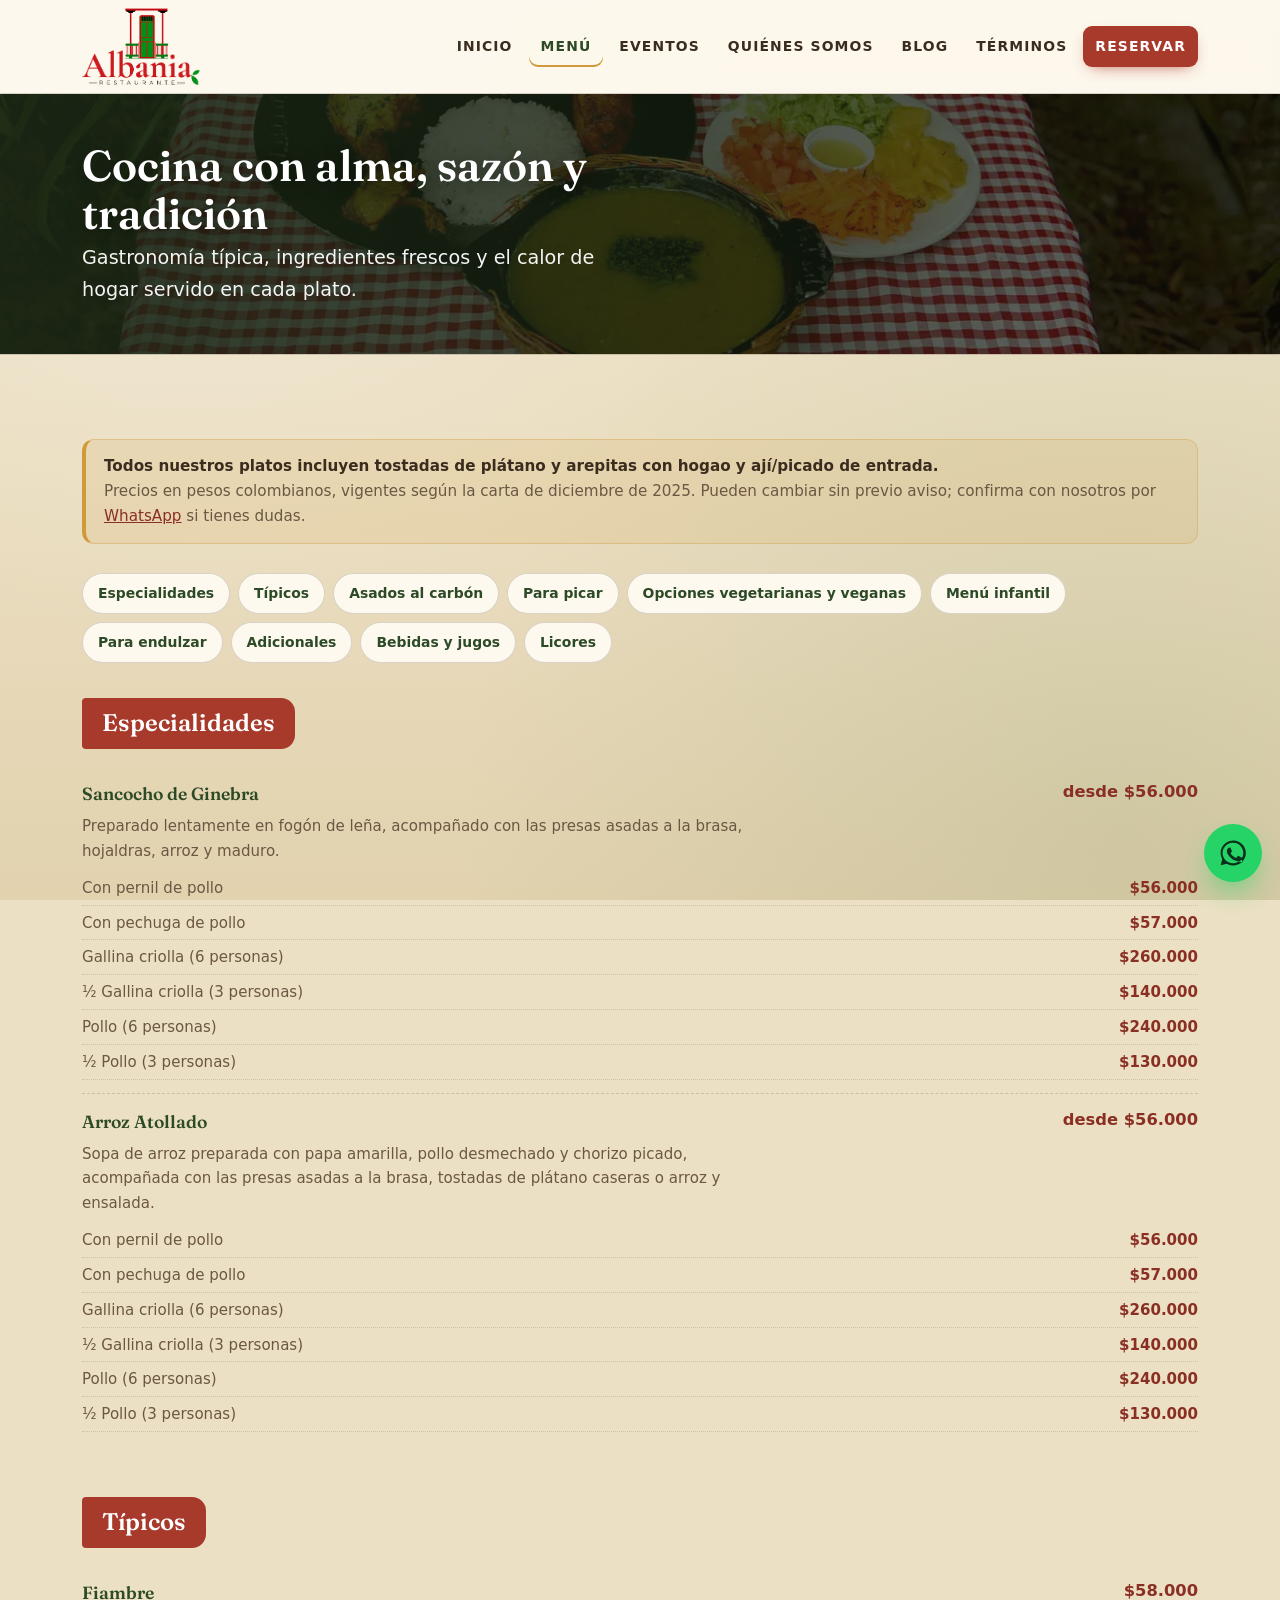
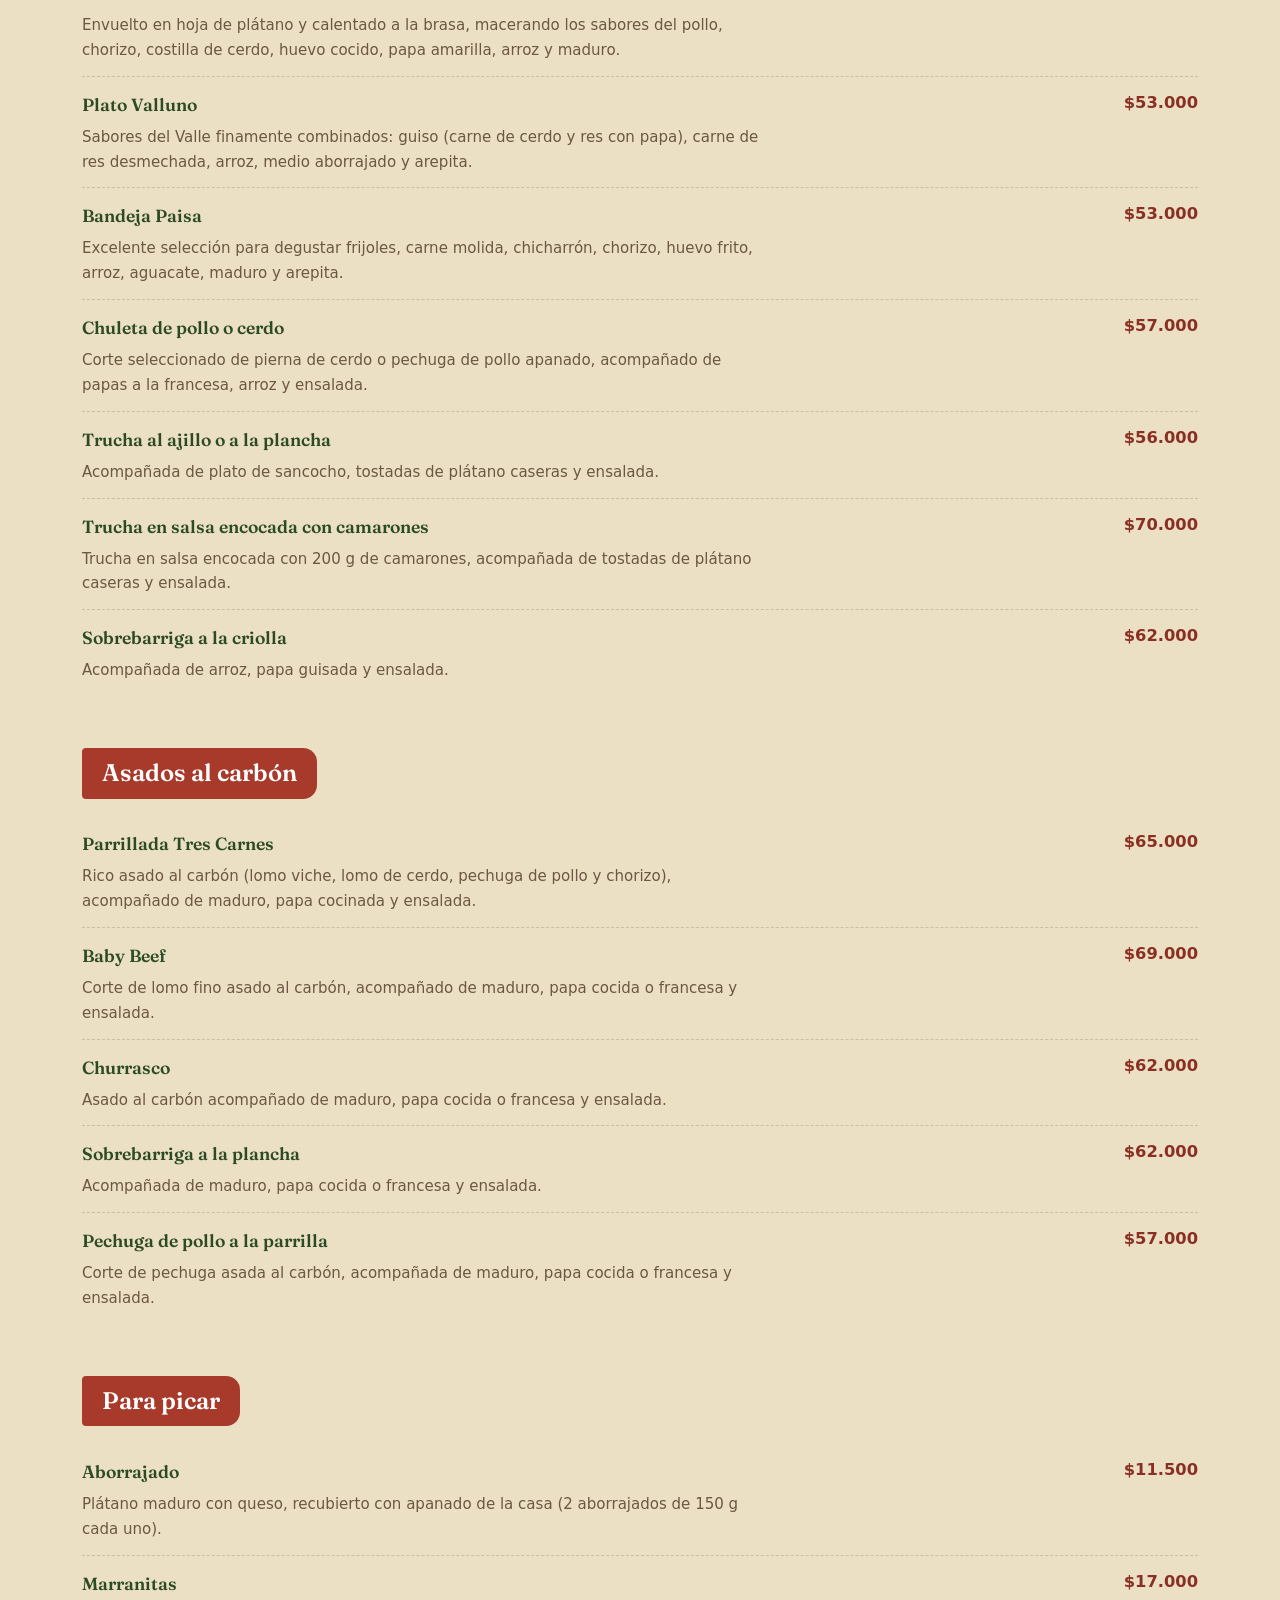
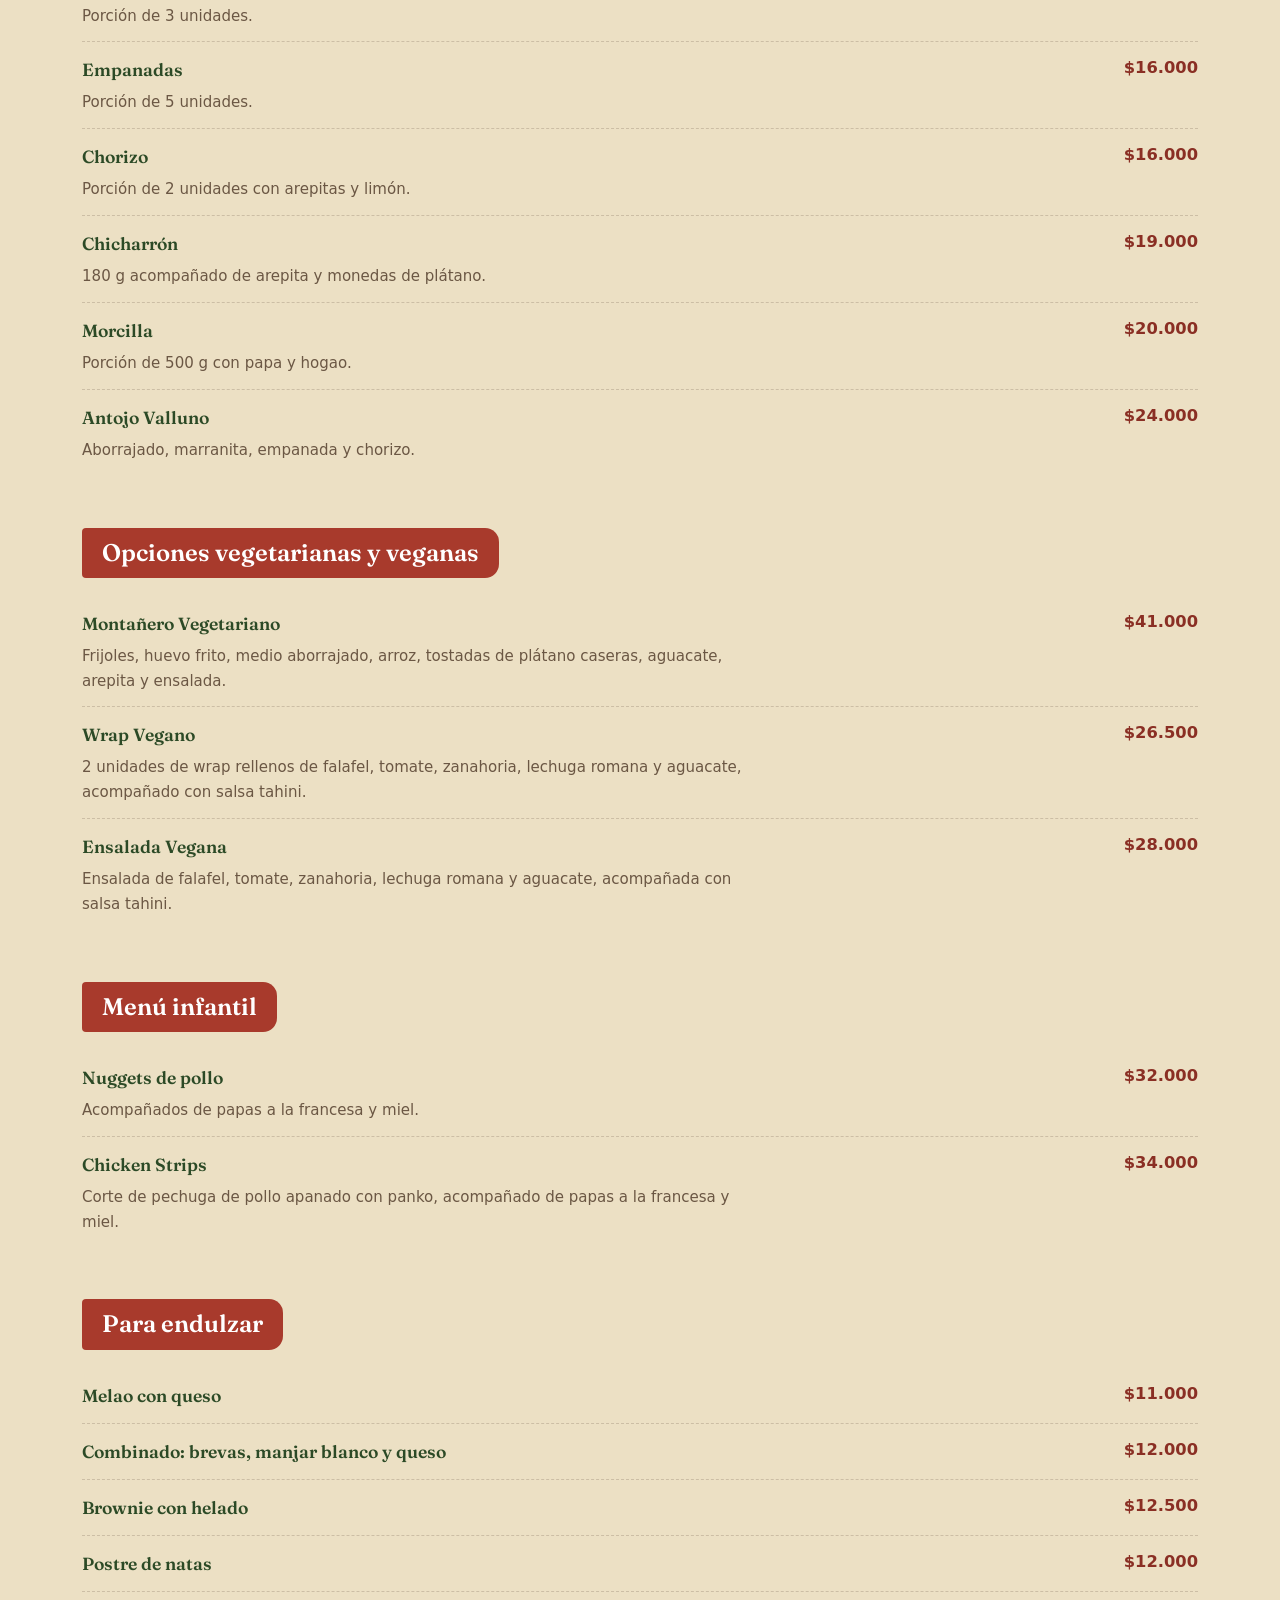
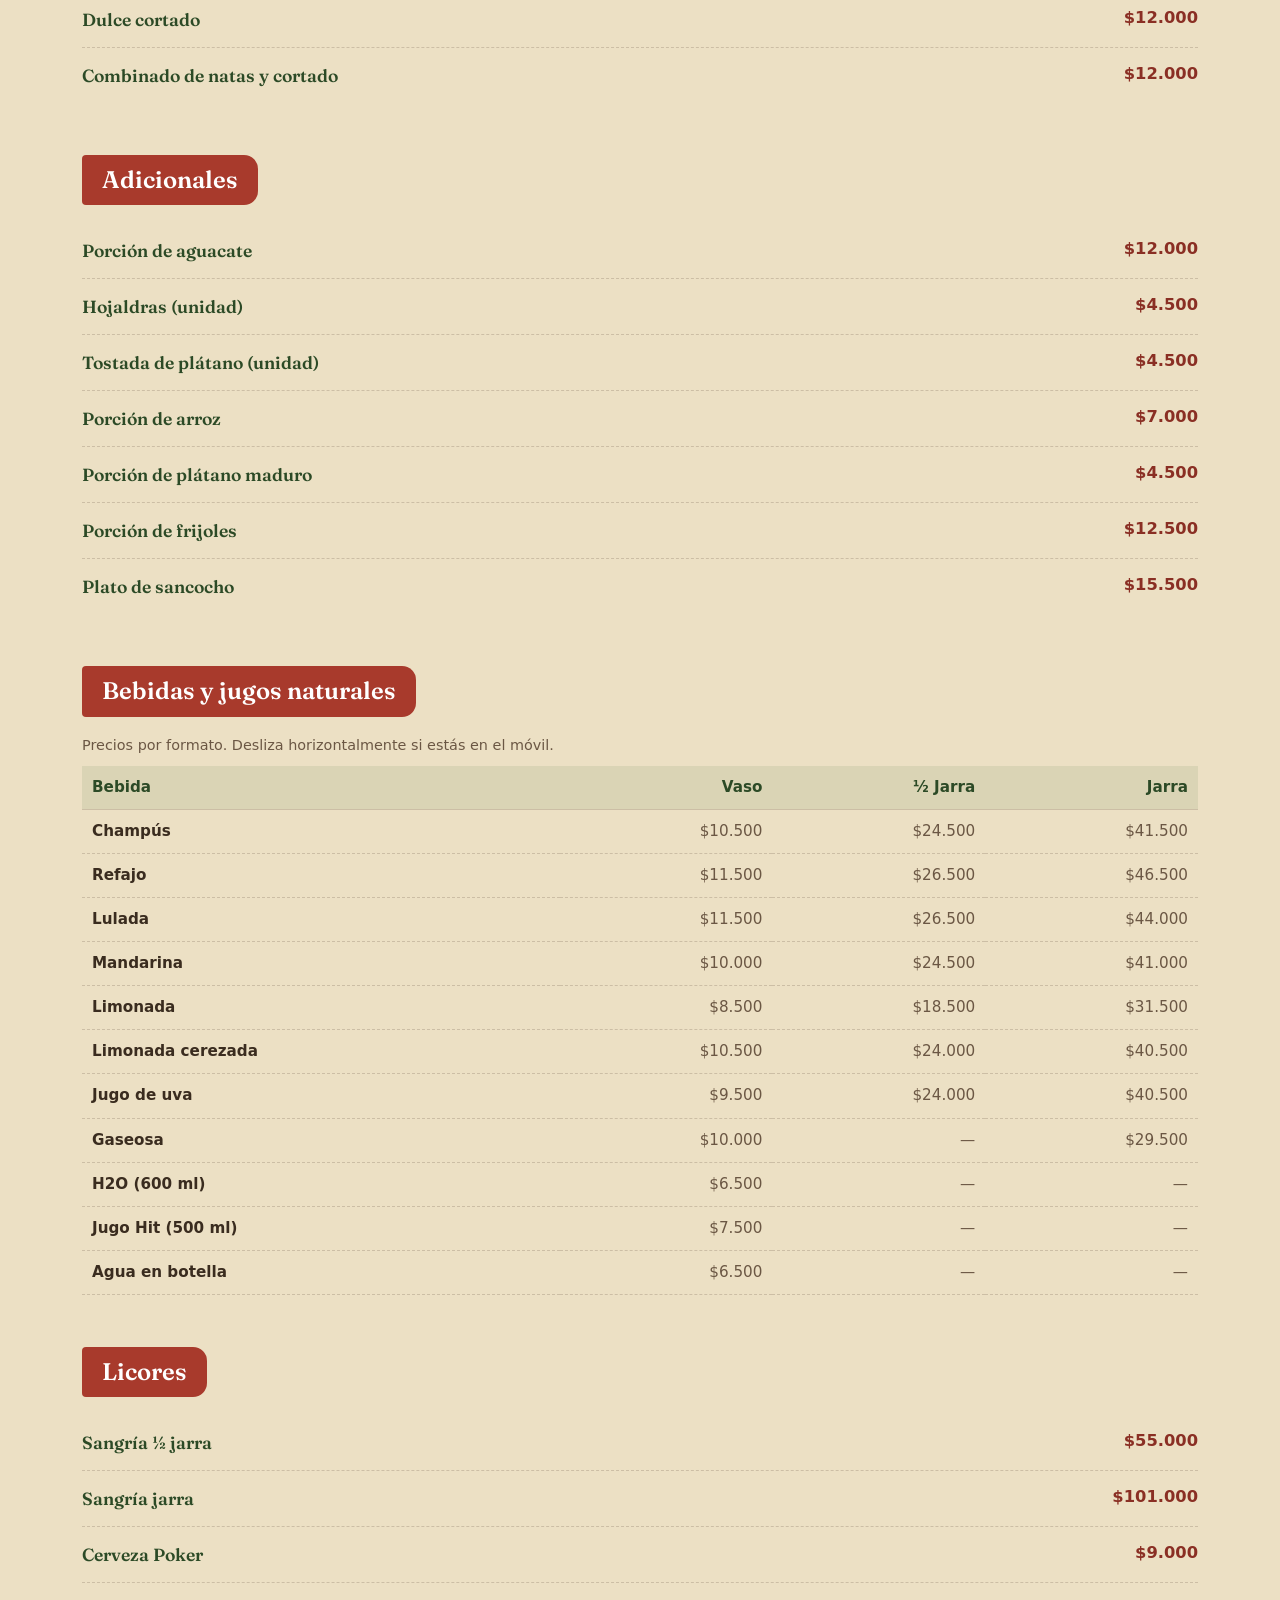
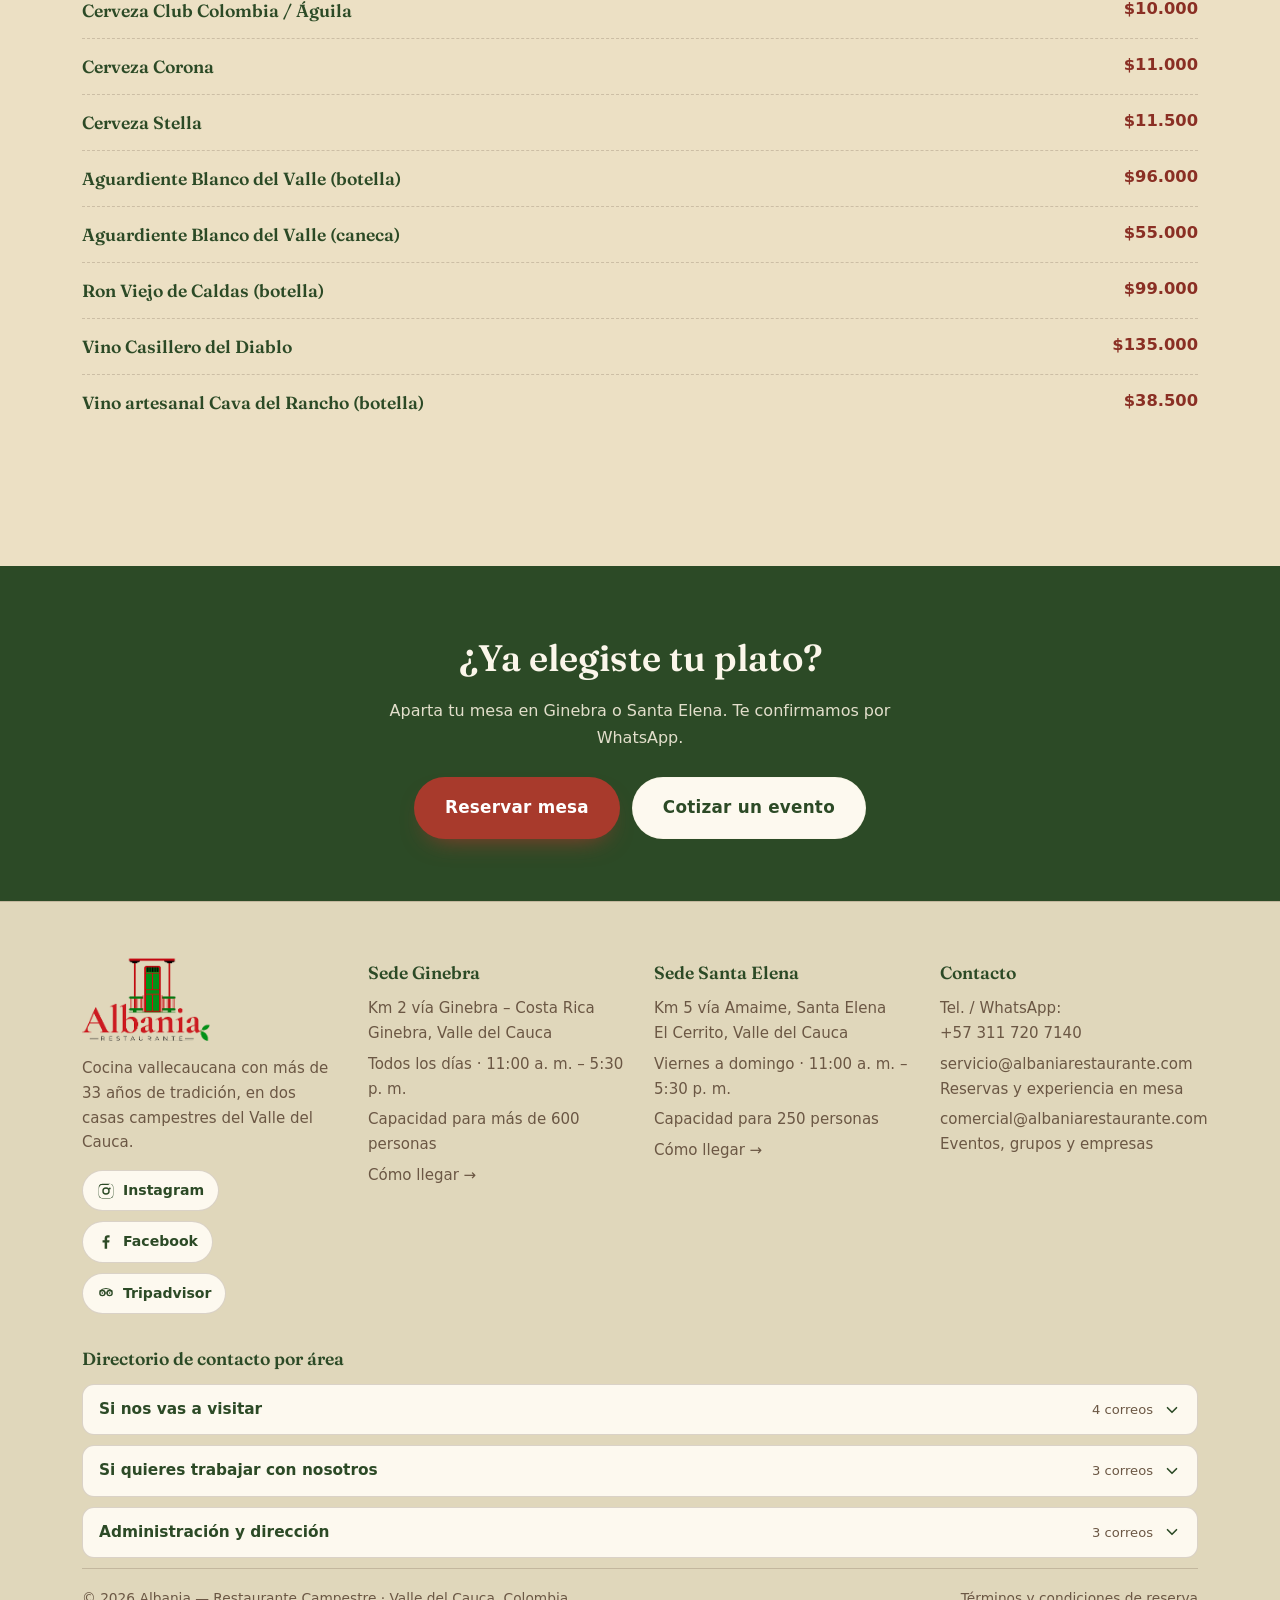
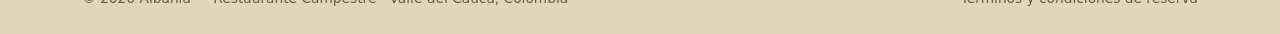
<file: menu/index.html>
<!DOCTYPE html>
<html lang="es">
<head>
  <meta charset="UTF-8" />
  <meta name="viewport" content="width=device-width, initial-scale=1" />
  <title>Carta y precios | Albania — Restaurante Campestre</title>
  <meta name="description" content="Carta completa de Albania Restaurante Campestre: sancocho de Ginebra a fuego de leña, arroz atollado, bandeja paisa, asados al carbón, opciones veganas, jugos naturales y postres típicos del Valle. Precios en pesos." />
  <meta name="theme-color" content="#3F6B34" />
  <link rel="icon" type="image/png" href="../assets/logo.png" />

  <!-- Provisional: se levanta el noindex cuando el restaurante confirme la carta vigente. -->
  <meta name="robots" content="noindex, follow" />
  <link rel="canonical" href="https://albaniarestaurante.com/menu/" />

  <meta property="og:type" content="website" />
  <meta property="og:site_name" content="Albania — Restaurante Campestre" />
  <meta property="og:locale" content="es_CO" />
  <meta property="og:url" content="https://albaniarestaurante.com/menu/" />
  <meta property="og:title" content="Carta y precios | Albania — Restaurante Campestre" />
  <meta property="og:description" content="Carta completa de Albania Restaurante Campestre: sancocho de Ginebra a fuego de leña, arroz atollado, bandeja paisa, asados al carbón, opciones veganas, jugos naturales y postres típicos del Valle. Precios en pesos." />
  <meta property="og:image" content="https://albaniarestaurante.com/assets/og-image.jpg" />
  <meta property="og:image:secure_url" content="https://albaniarestaurante.com/assets/og-image.jpg" />
  <meta property="og:image:width" content="1200" />
  <meta property="og:image:height" content="630" />
  <meta property="og:image:alt" content="Albania — Restaurante Campestre · Ginebra y Santa Elena, Valle del Cauca" />
  <meta name="twitter:card" content="summary_large_image" />
  <meta name="twitter:title" content="Carta y precios | Albania — Restaurante Campestre" />
  <meta name="twitter:description" content="Carta completa de Albania Restaurante Campestre: sancocho de Ginebra a fuego de leña, arroz atollado, bandeja paisa, asados al carbón, opciones veganas, jugos naturales y postres típicos del Valle. Precios en pesos." />
  <meta name="twitter:image" content="https://albaniarestaurante.com/assets/og-image.jpg" />

  <link rel="preconnect" href="https://fonts.googleapis.com" />
  <link rel="preconnect" href="https://fonts.gstatic.com" crossorigin />
  <link href="https://fonts.googleapis.com/css2?family=Fraunces:ital,opsz,wght@0,9..144,400;0,9..144,600;0,9..144,700;1,9..144,500&display=swap" rel="stylesheet" />
  <link rel="stylesheet" href="../styles.css" />

  <script type="application/ld+json">
{
  "@context": "https://schema.org",
  "@graph": [
    {
      "@type": "Organization",
      "@id": "https://albaniarestaurante.com/#organizacion",
      "name": "Albania — Restaurante Campestre",
      "url": "https://albaniarestaurante.com/",
      "logo": "https://albaniarestaurante.com/assets/logo.png",
      "image": "https://albaniarestaurante.com/assets/og-image.jpg",
      "slogan": "De nuestra tierra a tu mesa: tradición y sabor sin igual",
      "telephone": "+573117207140",
      "sameAs": [
        "https://instagram.com/albaniarestaurante",
        "https://facebook.com/albania.restaurante",
        "https://www.tripadvisor.co/Restaurant_Review-g4068210-d9739303-Reviews-Albania_Restaurante-Ginebra_Valle_del_Cauca_Department.html"
      ]
    },
    {
      "@type": "Menu",
      "@id": "https://albaniarestaurante.com/menu/#carta",
      "name": "Carta Albania — Restaurante Campestre",
      "inLanguage": "es-CO",
      "hasMenuSection": [
        {
          "@type": "MenuSection",
          "name": "Especialidades",
          "hasMenuItem": [
            {
              "@type": "MenuItem",
              "name": "Sancocho de Ginebra",
              "description": "Preparado lentamente en fogón de leña, acompañado con las presas asadas a la brasa, hojaldras, arroz y maduro.",
              "offers": [
                {
                  "@type": "Offer",
                  "name": "Con pernil de pollo",
                  "price": "56000",
                  "priceCurrency": "COP"
                },
                {
                  "@type": "Offer",
                  "name": "Con pechuga de pollo",
                  "price": "57000",
                  "priceCurrency": "COP"
                },
                {
                  "@type": "Offer",
                  "name": "Gallina criolla (6 personas)",
                  "price": "260000",
                  "priceCurrency": "COP"
                },
                {
                  "@type": "Offer",
                  "name": "½ Gallina criolla (3 personas)",
                  "price": "140000",
                  "priceCurrency": "COP"
                },
                {
                  "@type": "Offer",
                  "name": "Pollo (6 personas)",
                  "price": "240000",
                  "priceCurrency": "COP"
                },
                {
                  "@type": "Offer",
                  "name": "½ Pollo (3 personas)",
                  "price": "130000",
                  "priceCurrency": "COP"
                }
              ]
            },
            {
              "@type": "MenuItem",
              "name": "Arroz Atollado",
              "description": "Sopa de arroz preparada con papa amarilla, pollo desmechado y chorizo picado, acompañada con las presas asadas a la brasa, tostadas de plátano caseras o arroz y ensalada.",
              "offers": [
                {
                  "@type": "Offer",
                  "name": "Con pernil de pollo",
                  "price": "56000",
                  "priceCurrency": "COP"
                },
                {
                  "@type": "Offer",
                  "name": "Con pechuga de pollo",
                  "price": "57000",
                  "priceCurrency": "COP"
                },
                {
                  "@type": "Offer",
                  "name": "Gallina criolla (6 personas)",
                  "price": "260000",
                  "priceCurrency": "COP"
                },
                {
                  "@type": "Offer",
                  "name": "½ Gallina criolla (3 personas)",
                  "price": "140000",
                  "priceCurrency": "COP"
                },
                {
                  "@type": "Offer",
                  "name": "Pollo (6 personas)",
                  "price": "240000",
                  "priceCurrency": "COP"
                },
                {
                  "@type": "Offer",
                  "name": "½ Pollo (3 personas)",
                  "price": "130000",
                  "priceCurrency": "COP"
                }
              ]
            }
          ]
        },
        {
          "@type": "MenuSection",
          "name": "Típicos",
          "hasMenuItem": [
            {
              "@type": "MenuItem",
              "name": "Fiambre",
              "offers": {
                "@type": "Offer",
                "price": "58000",
                "priceCurrency": "COP"
              },
              "description": "Envuelto en hoja de plátano y calentado a la brasa, macerando los sabores del pollo, chorizo, costilla de cerdo, huevo cocido, papa amarilla, arroz y maduro."
            },
            {
              "@type": "MenuItem",
              "name": "Plato Valluno",
              "offers": {
                "@type": "Offer",
                "price": "53000",
                "priceCurrency": "COP"
              },
              "description": "Sabores del Valle finamente combinados: guiso (carne de cerdo y res con papa), carne de res desmechada, arroz, medio aborrajado y arepita."
            },
            {
              "@type": "MenuItem",
              "name": "Bandeja Paisa",
              "offers": {
                "@type": "Offer",
                "price": "53000",
                "priceCurrency": "COP"
              },
              "description": "Excelente selección para degustar frijoles, carne molida, chicharrón, chorizo, huevo frito, arroz, aguacate, maduro y arepita."
            },
            {
              "@type": "MenuItem",
              "name": "Chuleta de pollo o cerdo",
              "offers": {
                "@type": "Offer",
                "price": "57000",
                "priceCurrency": "COP"
              },
              "description": "Corte seleccionado de pierna de cerdo o pechuga de pollo apanado, acompañado de papas a la francesa, arroz y ensalada."
            },
            {
              "@type": "MenuItem",
              "name": "Trucha al ajillo o a la plancha",
              "offers": {
                "@type": "Offer",
                "price": "56000",
                "priceCurrency": "COP"
              },
              "description": "Acompañada de plato de sancocho, tostadas de plátano caseras y ensalada."
            },
            {
              "@type": "MenuItem",
              "name": "Trucha en salsa encocada con camarones",
              "offers": {
                "@type": "Offer",
                "price": "70000",
                "priceCurrency": "COP"
              },
              "description": "Trucha en salsa encocada con 200 g de camarones, acompañada de tostadas de plátano caseras y ensalada."
            },
            {
              "@type": "MenuItem",
              "name": "Sobrebarriga a la criolla",
              "offers": {
                "@type": "Offer",
                "price": "62000",
                "priceCurrency": "COP"
              },
              "description": "Acompañada de arroz, papa guisada y ensalada."
            }
          ]
        },
        {
          "@type": "MenuSection",
          "name": "Asados al carbón",
          "hasMenuItem": [
            {
              "@type": "MenuItem",
              "name": "Parrillada Tres Carnes",
              "offers": {
                "@type": "Offer",
                "price": "65000",
                "priceCurrency": "COP"
              },
              "description": "Rico asado al carbón (lomo viche, lomo de cerdo, pechuga de pollo y chorizo), acompañado de maduro, papa cocinada y ensalada."
            },
            {
              "@type": "MenuItem",
              "name": "Baby Beef",
              "offers": {
                "@type": "Offer",
                "price": "69000",
                "priceCurrency": "COP"
              },
              "description": "Corte de lomo fino asado al carbón, acompañado de maduro, papa cocida o francesa y ensalada."
            },
            {
              "@type": "MenuItem",
              "name": "Churrasco",
              "offers": {
                "@type": "Offer",
                "price": "62000",
                "priceCurrency": "COP"
              },
              "description": "Asado al carbón acompañado de maduro, papa cocida o francesa y ensalada."
            },
            {
              "@type": "MenuItem",
              "name": "Sobrebarriga a la plancha",
              "offers": {
                "@type": "Offer",
                "price": "62000",
                "priceCurrency": "COP"
              },
              "description": "Acompañada de maduro, papa cocida o francesa y ensalada."
            },
            {
              "@type": "MenuItem",
              "name": "Pechuga de pollo a la parrilla",
              "offers": {
                "@type": "Offer",
                "price": "57000",
                "priceCurrency": "COP"
              },
              "description": "Corte de pechuga asada al carbón, acompañada de maduro, papa cocida o francesa y ensalada."
            }
          ]
        },
        {
          "@type": "MenuSection",
          "name": "Para picar",
          "hasMenuItem": [
            {
              "@type": "MenuItem",
              "name": "Aborrajado",
              "offers": {
                "@type": "Offer",
                "price": "11500",
                "priceCurrency": "COP"
              },
              "description": "Plátano maduro con queso, recubierto con apanado de la casa (2 aborrajados de 150 g cada uno)."
            },
            {
              "@type": "MenuItem",
              "name": "Marranitas",
              "offers": {
                "@type": "Offer",
                "price": "17000",
                "priceCurrency": "COP"
              },
              "description": "Porción de 3 unidades."
            },
            {
              "@type": "MenuItem",
              "name": "Empanadas",
              "offers": {
                "@type": "Offer",
                "price": "16000",
                "priceCurrency": "COP"
              },
              "description": "Porción de 5 unidades."
            },
            {
              "@type": "MenuItem",
              "name": "Chorizo",
              "offers": {
                "@type": "Offer",
                "price": "16000",
                "priceCurrency": "COP"
              },
              "description": "Porción de 2 unidades con arepitas y limón."
            },
            {
              "@type": "MenuItem",
              "name": "Chicharrón",
              "offers": {
                "@type": "Offer",
                "price": "19000",
                "priceCurrency": "COP"
              },
              "description": "180 g acompañado de arepita y monedas de plátano."
            },
            {
              "@type": "MenuItem",
              "name": "Morcilla",
              "offers": {
                "@type": "Offer",
                "price": "20000",
                "priceCurrency": "COP"
              },
              "description": "Porción de 500 g con papa y hogao."
            },
            {
              "@type": "MenuItem",
              "name": "Antojo Valluno",
              "offers": {
                "@type": "Offer",
                "price": "24000",
                "priceCurrency": "COP"
              },
              "description": "Aborrajado, marranita, empanada y chorizo."
            }
          ]
        },
        {
          "@type": "MenuSection",
          "name": "Opciones vegetarianas y veganas",
          "hasMenuItem": [
            {
              "@type": "MenuItem",
              "name": "Montañero Vegetariano",
              "offers": {
                "@type": "Offer",
                "price": "41000",
                "priceCurrency": "COP"
              },
              "description": "Frijoles, huevo frito, medio aborrajado, arroz, tostadas de plátano caseras, aguacate, arepita y ensalada."
            },
            {
              "@type": "MenuItem",
              "name": "Wrap Vegano",
              "offers": {
                "@type": "Offer",
                "price": "26500",
                "priceCurrency": "COP"
              },
              "description": "2 unidades de wrap rellenos de falafel, tomate, zanahoria, lechuga romana y aguacate, acompañado con salsa tahini."
            },
            {
              "@type": "MenuItem",
              "name": "Ensalada Vegana",
              "offers": {
                "@type": "Offer",
                "price": "28000",
                "priceCurrency": "COP"
              },
              "description": "Ensalada de falafel, tomate, zanahoria, lechuga romana y aguacate, acompañada con salsa tahini."
            }
          ]
        },
        {
          "@type": "MenuSection",
          "name": "Menú infantil",
          "hasMenuItem": [
            {
              "@type": "MenuItem",
              "name": "Nuggets de pollo",
              "offers": {
                "@type": "Offer",
                "price": "32000",
                "priceCurrency": "COP"
              },
              "description": "Acompañados de papas a la francesa y miel."
            },
            {
              "@type": "MenuItem",
              "name": "Chicken Strips",
              "offers": {
                "@type": "Offer",
                "price": "34000",
                "priceCurrency": "COP"
              },
              "description": "Corte de pechuga de pollo apanado con panko, acompañado de papas a la francesa y miel."
            }
          ]
        },
        {
          "@type": "MenuSection",
          "name": "Para endulzar",
          "hasMenuItem": [
            {
              "@type": "MenuItem",
              "name": "Melao con queso",
              "offers": {
                "@type": "Offer",
                "price": "11000",
                "priceCurrency": "COP"
              }
            },
            {
              "@type": "MenuItem",
              "name": "Combinado: brevas, manjar blanco y queso",
              "offers": {
                "@type": "Offer",
                "price": "12000",
                "priceCurrency": "COP"
              }
            },
            {
              "@type": "MenuItem",
              "name": "Brownie con helado",
              "offers": {
                "@type": "Offer",
                "price": "12500",
                "priceCurrency": "COP"
              }
            },
            {
              "@type": "MenuItem",
              "name": "Postre de natas",
              "offers": {
                "@type": "Offer",
                "price": "12000",
                "priceCurrency": "COP"
              }
            },
            {
              "@type": "MenuItem",
              "name": "Dulce cortado",
              "offers": {
                "@type": "Offer",
                "price": "12000",
                "priceCurrency": "COP"
              }
            },
            {
              "@type": "MenuItem",
              "name": "Combinado de natas y cortado",
              "offers": {
                "@type": "Offer",
                "price": "12000",
                "priceCurrency": "COP"
              }
            }
          ]
        },
        {
          "@type": "MenuSection",
          "name": "Adicionales",
          "hasMenuItem": [
            {
              "@type": "MenuItem",
              "name": "Porción de aguacate",
              "offers": {
                "@type": "Offer",
                "price": "12000",
                "priceCurrency": "COP"
              }
            },
            {
              "@type": "MenuItem",
              "name": "Hojaldras (unidad)",
              "offers": {
                "@type": "Offer",
                "price": "4500",
                "priceCurrency": "COP"
              }
            },
            {
              "@type": "MenuItem",
              "name": "Tostada de plátano (unidad)",
              "offers": {
                "@type": "Offer",
                "price": "4500",
                "priceCurrency": "COP"
              }
            },
            {
              "@type": "MenuItem",
              "name": "Porción de arroz",
              "offers": {
                "@type": "Offer",
                "price": "7000",
                "priceCurrency": "COP"
              }
            },
            {
              "@type": "MenuItem",
              "name": "Porción de plátano maduro",
              "offers": {
                "@type": "Offer",
                "price": "4500",
                "priceCurrency": "COP"
              }
            },
            {
              "@type": "MenuItem",
              "name": "Porción de frijoles",
              "offers": {
                "@type": "Offer",
                "price": "12500",
                "priceCurrency": "COP"
              }
            },
            {
              "@type": "MenuItem",
              "name": "Plato de sancocho",
              "offers": {
                "@type": "Offer",
                "price": "15500",
                "priceCurrency": "COP"
              }
            }
          ]
        },
        {
          "@type": "MenuSection",
          "name": "Bebidas y jugos naturales",
          "hasMenuItem": [
            {
              "@type": "MenuItem",
              "name": "Champús",
              "offers": {
                "@type": "Offer",
                "price": "10500",
                "priceCurrency": "COP"
              }
            },
            {
              "@type": "MenuItem",
              "name": "Refajo",
              "offers": {
                "@type": "Offer",
                "price": "11500",
                "priceCurrency": "COP"
              }
            },
            {
              "@type": "MenuItem",
              "name": "Lulada",
              "offers": {
                "@type": "Offer",
                "price": "11500",
                "priceCurrency": "COP"
              }
            },
            {
              "@type": "MenuItem",
              "name": "Mandarina",
              "offers": {
                "@type": "Offer",
                "price": "10000",
                "priceCurrency": "COP"
              }
            },
            {
              "@type": "MenuItem",
              "name": "Limonada",
              "offers": {
                "@type": "Offer",
                "price": "8500",
                "priceCurrency": "COP"
              }
            },
            {
              "@type": "MenuItem",
              "name": "Limonada cerezada",
              "offers": {
                "@type": "Offer",
                "price": "10500",
                "priceCurrency": "COP"
              }
            },
            {
              "@type": "MenuItem",
              "name": "Jugo de uva",
              "offers": {
                "@type": "Offer",
                "price": "9500",
                "priceCurrency": "COP"
              }
            },
            {
              "@type": "MenuItem",
              "name": "Gaseosa",
              "offers": {
                "@type": "Offer",
                "price": "10000",
                "priceCurrency": "COP"
              }
            },
            {
              "@type": "MenuItem",
              "name": "H2O (600 ml)",
              "offers": {
                "@type": "Offer",
                "price": "6500",
                "priceCurrency": "COP"
              }
            },
            {
              "@type": "MenuItem",
              "name": "Jugo Hit (500 ml)",
              "offers": {
                "@type": "Offer",
                "price": "7500",
                "priceCurrency": "COP"
              }
            },
            {
              "@type": "MenuItem",
              "name": "Agua en botella",
              "offers": {
                "@type": "Offer",
                "price": "6500",
                "priceCurrency": "COP"
              }
            }
          ]
        },
        {
          "@type": "MenuSection",
          "name": "Licores",
          "hasMenuItem": [
            {
              "@type": "MenuItem",
              "name": "Sangría ½ jarra",
              "offers": {
                "@type": "Offer",
                "price": "55000",
                "priceCurrency": "COP"
              }
            },
            {
              "@type": "MenuItem",
              "name": "Sangría jarra",
              "offers": {
                "@type": "Offer",
                "price": "101000",
                "priceCurrency": "COP"
              }
            },
            {
              "@type": "MenuItem",
              "name": "Cerveza Poker",
              "offers": {
                "@type": "Offer",
                "price": "9000",
                "priceCurrency": "COP"
              }
            },
            {
              "@type": "MenuItem",
              "name": "Cerveza Club Colombia / Águila",
              "offers": {
                "@type": "Offer",
                "price": "10000",
                "priceCurrency": "COP"
              }
            },
            {
              "@type": "MenuItem",
              "name": "Cerveza Corona",
              "offers": {
                "@type": "Offer",
                "price": "11000",
                "priceCurrency": "COP"
              }
            },
            {
              "@type": "MenuItem",
              "name": "Cerveza Stella",
              "offers": {
                "@type": "Offer",
                "price": "11500",
                "priceCurrency": "COP"
              }
            },
            {
              "@type": "MenuItem",
              "name": "Aguardiente Blanco del Valle (botella)",
              "offers": {
                "@type": "Offer",
                "price": "96000",
                "priceCurrency": "COP"
              }
            },
            {
              "@type": "MenuItem",
              "name": "Aguardiente Blanco del Valle (caneca)",
              "offers": {
                "@type": "Offer",
                "price": "55000",
                "priceCurrency": "COP"
              }
            },
            {
              "@type": "MenuItem",
              "name": "Ron Viejo de Caldas (botella)",
              "offers": {
                "@type": "Offer",
                "price": "99000",
                "priceCurrency": "COP"
              }
            },
            {
              "@type": "MenuItem",
              "name": "Vino Casillero del Diablo",
              "offers": {
                "@type": "Offer",
                "price": "135000",
                "priceCurrency": "COP"
              }
            },
            {
              "@type": "MenuItem",
              "name": "Vino artesanal Cava del Rancho (botella)",
              "offers": {
                "@type": "Offer",
                "price": "38500",
                "priceCurrency": "COP"
              }
            }
          ]
        }
      ]
    }
  ]
}
  </script>
</head>
<body>
  <a class="saltar" href="#contenido">Saltar al contenido</a>
  <header class="cabecera">
    <div class="envoltura cabecera-int">
      <a class="marca" href="/" aria-label="Albania — Restaurante Campestre, inicio">
        <img src="../assets/logo.png" width="295" height="192" alt="Albania — Restaurante Campestre" />
      </a>
      <input class="nav-toggle" type="checkbox" id="menu-nav" hidden />
      <label class="nav-btn" for="menu-nav">
        <svg viewBox="0 0 24 24" width="20" height="20" aria-hidden="true"><path d="M4 7h16M4 12h16M4 17h16" fill="none" stroke="currentColor" stroke-width="2" stroke-linecap="round"/></svg>
        Menú
      </label>
      <nav class="nav" aria-label="Principal">
          <a href="/">Inicio</a>
          <a href="/menu/" aria-current="page">Menú</a>
          <a href="/eventos/">Eventos</a>
          <a href="/quienes-somos/">Quiénes somos</a>
          <a href="/blog/">Blog</a>
          <a href="/terminos-y-condiciones/">Términos</a>
          <a class="btn-reservar-nav" href="/reserva/">Reservar</a>
      </nav>
    </div>
  </header>

  <main id="contenido">
    <section class="portada portada--corta">
      <img src="../assets/hero-menu.webp" width="1600" height="268" fetchpriority="high" decoding="async"
           alt="Mesa servida con platos típicos vallecaucanos en Albania Restaurante Campestre" />
      <div class="portada-velo"><div class="envoltura"><div class="portada-txt">
        <h1>Cocina con alma, sazón y tradición</h1>
        <p>Gastronomía típica, ingredientes frescos y el calor de hogar servido en cada plato.</p>
      </div></div></div>
    </section>

    <section class="seccion">
      <div class="envoltura">
        <p class="aviso"><strong>Todos nuestros platos incluyen tostadas de plátano y arepitas con hogao y ají/picado de entrada.</strong><br />
          Precios en pesos colombianos, vigentes según la carta de diciembre de 2025. Pueden cambiar sin previo aviso;
          confirma con nosotros por <a href="https://wa.me/573117207140?text=Hola%2C%20quiero%20confirmar%20precios%20de%20la%20carta%20de%20Albania." target="_blank" rel="noopener">WhatsApp</a> si tienes dudas.</p>

        <nav class="carta-nav" aria-label="Secciones de la carta"><a href="#especialidades">Especialidades</a><a href="#tipicos">Típicos</a><a href="#asados">Asados al carbón</a><a href="#picar">Para picar</a><a href="#vegetariano">Opciones vegetarianas y veganas</a><a href="#infantil">Menú infantil</a><a href="#postres">Para endulzar</a><a href="#adicionales">Adicionales</a><a href="#bebidas">Bebidas y jugos</a><a href="#licores">Licores</a></nav>

      <section class="carta-grupo" id="especialidades">
        <h2>Especialidades</h2>
        <div class="plato">
          <h3 class="plato-nombre">Sancocho de Ginebra</h3><span class="plato-precio">desde $56.000</span>
          <p class="plato-desc">Preparado lentamente en fogón de leña, acompañado con las presas asadas a la brasa, hojaldras, arroz y maduro.</p>
          <ul class="plato-variantes"><li><span>Con pernil de pollo</span> <b>$56.000</b></li><li><span>Con pechuga de pollo</span> <b>$57.000</b></li><li><span>Gallina criolla (6 personas)</span> <b>$260.000</b></li><li><span>½ Gallina criolla (3 personas)</span> <b>$140.000</b></li><li><span>Pollo (6 personas)</span> <b>$240.000</b></li><li><span>½ Pollo (3 personas)</span> <b>$130.000</b></li></ul>
        </div>
        <div class="plato">
          <h3 class="plato-nombre">Arroz Atollado</h3><span class="plato-precio">desde $56.000</span>
          <p class="plato-desc">Sopa de arroz preparada con papa amarilla, pollo desmechado y chorizo picado, acompañada con las presas asadas a la brasa, tostadas de plátano caseras o arroz y ensalada.</p>
          <ul class="plato-variantes"><li><span>Con pernil de pollo</span> <b>$56.000</b></li><li><span>Con pechuga de pollo</span> <b>$57.000</b></li><li><span>Gallina criolla (6 personas)</span> <b>$260.000</b></li><li><span>½ Gallina criolla (3 personas)</span> <b>$140.000</b></li><li><span>Pollo (6 personas)</span> <b>$240.000</b></li><li><span>½ Pollo (3 personas)</span> <b>$130.000</b></li></ul>
        </div>
      </section>
      <section class="carta-grupo" id="tipicos">
        <h2>Típicos</h2>
        <div class="plato">
          <h3 class="plato-nombre">Fiambre</h3><span class="plato-precio">$58.000</span>
          <p class="plato-desc">Envuelto en hoja de plátano y calentado a la brasa, macerando los sabores del pollo, chorizo, costilla de cerdo, huevo cocido, papa amarilla, arroz y maduro.</p>
        </div>
        <div class="plato">
          <h3 class="plato-nombre">Plato Valluno</h3><span class="plato-precio">$53.000</span>
          <p class="plato-desc">Sabores del Valle finamente combinados: guiso (carne de cerdo y res con papa), carne de res desmechada, arroz, medio aborrajado y arepita.</p>
        </div>
        <div class="plato">
          <h3 class="plato-nombre">Bandeja Paisa</h3><span class="plato-precio">$53.000</span>
          <p class="plato-desc">Excelente selección para degustar frijoles, carne molida, chicharrón, chorizo, huevo frito, arroz, aguacate, maduro y arepita.</p>
        </div>
        <div class="plato">
          <h3 class="plato-nombre">Chuleta de pollo o cerdo</h3><span class="plato-precio">$57.000</span>
          <p class="plato-desc">Corte seleccionado de pierna de cerdo o pechuga de pollo apanado, acompañado de papas a la francesa, arroz y ensalada.</p>
        </div>
        <div class="plato">
          <h3 class="plato-nombre">Trucha al ajillo o a la plancha</h3><span class="plato-precio">$56.000</span>
          <p class="plato-desc">Acompañada de plato de sancocho, tostadas de plátano caseras y ensalada.</p>
        </div>
        <div class="plato">
          <h3 class="plato-nombre">Trucha en salsa encocada con camarones</h3><span class="plato-precio">$70.000</span>
          <p class="plato-desc">Trucha en salsa encocada con 200 g de camarones, acompañada de tostadas de plátano caseras y ensalada.</p>
        </div>
        <div class="plato">
          <h3 class="plato-nombre">Sobrebarriga a la criolla</h3><span class="plato-precio">$62.000</span>
          <p class="plato-desc">Acompañada de arroz, papa guisada y ensalada.</p>
        </div>
      </section>
      <section class="carta-grupo" id="asados">
        <h2>Asados al carbón</h2>
        <div class="plato">
          <h3 class="plato-nombre">Parrillada Tres Carnes</h3><span class="plato-precio">$65.000</span>
          <p class="plato-desc">Rico asado al carbón (lomo viche, lomo de cerdo, pechuga de pollo y chorizo), acompañado de maduro, papa cocinada y ensalada.</p>
        </div>
        <div class="plato">
          <h3 class="plato-nombre">Baby Beef</h3><span class="plato-precio">$69.000</span>
          <p class="plato-desc">Corte de lomo fino asado al carbón, acompañado de maduro, papa cocida o francesa y ensalada.</p>
        </div>
        <div class="plato">
          <h3 class="plato-nombre">Churrasco</h3><span class="plato-precio">$62.000</span>
          <p class="plato-desc">Asado al carbón acompañado de maduro, papa cocida o francesa y ensalada.</p>
        </div>
        <div class="plato">
          <h3 class="plato-nombre">Sobrebarriga a la plancha</h3><span class="plato-precio">$62.000</span>
          <p class="plato-desc">Acompañada de maduro, papa cocida o francesa y ensalada.</p>
        </div>
        <div class="plato">
          <h3 class="plato-nombre">Pechuga de pollo a la parrilla</h3><span class="plato-precio">$57.000</span>
          <p class="plato-desc">Corte de pechuga asada al carbón, acompañada de maduro, papa cocida o francesa y ensalada.</p>
        </div>
      </section>
      <section class="carta-grupo" id="picar">
        <h2>Para picar</h2>
        <div class="plato">
          <h3 class="plato-nombre">Aborrajado</h3><span class="plato-precio">$11.500</span>
          <p class="plato-desc">Plátano maduro con queso, recubierto con apanado de la casa (2 aborrajados de 150 g cada uno).</p>
        </div>
        <div class="plato">
          <h3 class="plato-nombre">Marranitas</h3><span class="plato-precio">$17.000</span>
          <p class="plato-desc">Porción de 3 unidades.</p>
        </div>
        <div class="plato">
          <h3 class="plato-nombre">Empanadas</h3><span class="plato-precio">$16.000</span>
          <p class="plato-desc">Porción de 5 unidades.</p>
        </div>
        <div class="plato">
          <h3 class="plato-nombre">Chorizo</h3><span class="plato-precio">$16.000</span>
          <p class="plato-desc">Porción de 2 unidades con arepitas y limón.</p>
        </div>
        <div class="plato">
          <h3 class="plato-nombre">Chicharrón</h3><span class="plato-precio">$19.000</span>
          <p class="plato-desc">180 g acompañado de arepita y monedas de plátano.</p>
        </div>
        <div class="plato">
          <h3 class="plato-nombre">Morcilla</h3><span class="plato-precio">$20.000</span>
          <p class="plato-desc">Porción de 500 g con papa y hogao.</p>
        </div>
        <div class="plato">
          <h3 class="plato-nombre">Antojo Valluno</h3><span class="plato-precio">$24.000</span>
          <p class="plato-desc">Aborrajado, marranita, empanada y chorizo.</p>
        </div>
      </section>
      <section class="carta-grupo" id="vegetariano">
        <h2>Opciones vegetarianas y veganas</h2>
        <div class="plato">
          <h3 class="plato-nombre">Montañero Vegetariano</h3><span class="plato-precio">$41.000</span>
          <p class="plato-desc">Frijoles, huevo frito, medio aborrajado, arroz, tostadas de plátano caseras, aguacate, arepita y ensalada.</p>
        </div>
        <div class="plato">
          <h3 class="plato-nombre">Wrap Vegano</h3><span class="plato-precio">$26.500</span>
          <p class="plato-desc">2 unidades de wrap rellenos de falafel, tomate, zanahoria, lechuga romana y aguacate, acompañado con salsa tahini.</p>
        </div>
        <div class="plato">
          <h3 class="plato-nombre">Ensalada Vegana</h3><span class="plato-precio">$28.000</span>
          <p class="plato-desc">Ensalada de falafel, tomate, zanahoria, lechuga romana y aguacate, acompañada con salsa tahini.</p>
        </div>
      </section>
      <section class="carta-grupo" id="infantil">
        <h2>Menú infantil</h2>
        <div class="plato">
          <h3 class="plato-nombre">Nuggets de pollo</h3><span class="plato-precio">$32.000</span>
          <p class="plato-desc">Acompañados de papas a la francesa y miel.</p>
        </div>
        <div class="plato">
          <h3 class="plato-nombre">Chicken Strips</h3><span class="plato-precio">$34.000</span>
          <p class="plato-desc">Corte de pechuga de pollo apanado con panko, acompañado de papas a la francesa y miel.</p>
        </div>
      </section>
      <section class="carta-grupo" id="postres">
        <h2>Para endulzar</h2>
        <div class="plato">
          <h3 class="plato-nombre">Melao con queso</h3><span class="plato-precio">$11.000</span>
        </div>
        <div class="plato">
          <h3 class="plato-nombre">Combinado: brevas, manjar blanco y queso</h3><span class="plato-precio">$12.000</span>
        </div>
        <div class="plato">
          <h3 class="plato-nombre">Brownie con helado</h3><span class="plato-precio">$12.500</span>
        </div>
        <div class="plato">
          <h3 class="plato-nombre">Postre de natas</h3><span class="plato-precio">$12.000</span>
        </div>
        <div class="plato">
          <h3 class="plato-nombre">Dulce cortado</h3><span class="plato-precio">$12.000</span>
        </div>
        <div class="plato">
          <h3 class="plato-nombre">Combinado de natas y cortado</h3><span class="plato-precio">$12.000</span>
        </div>
      </section>
      <section class="carta-grupo" id="adicionales">
        <h2>Adicionales</h2>
        <div class="plato">
          <h3 class="plato-nombre">Porción de aguacate</h3><span class="plato-precio">$12.000</span>
        </div>
        <div class="plato">
          <h3 class="plato-nombre">Hojaldras (unidad)</h3><span class="plato-precio">$4.500</span>
        </div>
        <div class="plato">
          <h3 class="plato-nombre">Tostada de plátano (unidad)</h3><span class="plato-precio">$4.500</span>
        </div>
        <div class="plato">
          <h3 class="plato-nombre">Porción de arroz</h3><span class="plato-precio">$7.000</span>
        </div>
        <div class="plato">
          <h3 class="plato-nombre">Porción de plátano maduro</h3><span class="plato-precio">$4.500</span>
        </div>
        <div class="plato">
          <h3 class="plato-nombre">Porción de frijoles</h3><span class="plato-precio">$12.500</span>
        </div>
        <div class="plato">
          <h3 class="plato-nombre">Plato de sancocho</h3><span class="plato-precio">$15.500</span>
        </div>
      </section>

      <section class="carta-grupo" id="bebidas">
        <h2>Bebidas y jugos naturales</h2>
        <div class="tabla-envoltura">
          <table class="tabla-bebidas">
            <caption>Precios por formato. Desliza horizontalmente si estás en el móvil.</caption>
            <thead><tr><th scope="col">Bebida</th><th scope="col">Vaso</th><th scope="col">½ Jarra</th><th scope="col">Jarra</th></tr></thead>
            <tbody><tr><td>Champús</td><td>$10.500</td><td>$24.500</td><td>$41.500</td></tr><tr><td>Refajo</td><td>$11.500</td><td>$26.500</td><td>$46.500</td></tr><tr><td>Lulada</td><td>$11.500</td><td>$26.500</td><td>$44.000</td></tr><tr><td>Mandarina</td><td>$10.000</td><td>$24.500</td><td>$41.000</td></tr><tr><td>Limonada</td><td>$8.500</td><td>$18.500</td><td>$31.500</td></tr><tr><td>Limonada cerezada</td><td>$10.500</td><td>$24.000</td><td>$40.500</td></tr><tr><td>Jugo de uva</td><td>$9.500</td><td>$24.000</td><td>$40.500</td></tr><tr><td>Gaseosa</td><td>$10.000</td><td>—</td><td>$29.500</td></tr><tr><td>H2O (600 ml)</td><td>$6.500</td><td>—</td><td>—</td></tr><tr><td>Jugo Hit (500 ml)</td><td>$7.500</td><td>—</td><td>—</td></tr><tr><td>Agua en botella</td><td>$6.500</td><td>—</td><td>—</td></tr></tbody>
          </table>
        </div>
      </section>

      <section class="carta-grupo" id="licores">
        <h2>Licores</h2>
<div class="plato"><h3 class="plato-nombre">Sangría ½ jarra</h3><span class="plato-precio">$55.000</span></div><div class="plato"><h3 class="plato-nombre">Sangría jarra</h3><span class="plato-precio">$101.000</span></div><div class="plato"><h3 class="plato-nombre">Cerveza Poker</h3><span class="plato-precio">$9.000</span></div><div class="plato"><h3 class="plato-nombre">Cerveza Club Colombia / Águila</h3><span class="plato-precio">$10.000</span></div><div class="plato"><h3 class="plato-nombre">Cerveza Corona</h3><span class="plato-precio">$11.000</span></div><div class="plato"><h3 class="plato-nombre">Cerveza Stella</h3><span class="plato-precio">$11.500</span></div><div class="plato"><h3 class="plato-nombre">Aguardiente Blanco del Valle (botella)</h3><span class="plato-precio">$96.000</span></div><div class="plato"><h3 class="plato-nombre">Aguardiente Blanco del Valle (caneca)</h3><span class="plato-precio">$55.000</span></div><div class="plato"><h3 class="plato-nombre">Ron Viejo de Caldas (botella)</h3><span class="plato-precio">$99.000</span></div><div class="plato"><h3 class="plato-nombre">Vino Casillero del Diablo</h3><span class="plato-precio">$135.000</span></div><div class="plato"><h3 class="plato-nombre">Vino artesanal Cava del Rancho (botella)</h3><span class="plato-precio">$38.500</span></div>
      </section>
      </div>
    </section>

    <section class="cintillo">
      <div class="envoltura">
        <h2>¿Ya elegiste tu plato?</h2>
        <p>Aparta tu mesa en Ginebra o Santa Elena. Te confirmamos por WhatsApp.</p>
        <div class="acciones">
          <a class="btn btn-primario btn-grande" href="/reserva/">Reservar mesa</a>
          <a class="btn btn-claro btn-grande" href="/eventos/">Cotizar un evento</a>
        </div>
      </div>
    </section>
  </main>

  <footer class="pie">
    <div class="envoltura">
      <div class="pie-rejilla">
        <div>
          <img class="pie-logo" src="../assets/logo.png" width="295" height="192" alt="Albania — Restaurante Campestre" />
          <p>Cocina vallecaucana con más de 33 años de tradición, en dos casas campestres del Valle del Cauca.</p>
          <div class="redes">
            <a class="red-btn" href="https://instagram.com/albaniarestaurante" target="_blank" rel="noopener"><svg viewBox="0 0 24 24" width="18" height="18" aria-hidden="true"><path fill="currentColor" d="M12 2.2c3.2 0 3.6 0 4.9.07 1.2.06 1.8.25 2.2.42.6.22 1 .48 1.4.9.42.4.68.82.9 1.4.17.4.36 1 .42 2.2.07 1.3.07 1.7.07 4.9s0 3.6-.07 4.9c-.06 1.2-.25 1.8-.42 2.2-.22.6-.48 1-.9 1.4-.4.42-.82.68-1.4.9-.4.17-1 .36-2.2.42-1.3.07-1.7.07-4.9.07s-3.6 0-4.9-.07c-1.2-.06-1.8-.25-2.2-.42-.6-.22-1-.48-1.4-.9-.42-.4-.68-.82-.9-1.4-.17-.4-.36-1-.42-2.2C2.2 15.6 2.2 15.2 2.2 12s0-3.6.07-4.9c.06-1.2.25-1.8.42-2.2.22-.6.48-1 .9-1.4.4-.42.82-.68 1.4-.9.4-.17 1-.36 2.2-.42C8.4 2.2 8.8 2.2 12 2.2zm0 1.8c-3.1 0-3.5 0-4.7.07-1.1.05-1.7.24-2.1.4-.5.2-.9.43-1.3.83-.4.4-.63.8-.83 1.3-.16.4-.35 1-.4 2.1C2.6 8.5 2.6 8.9 2.6 12s0 3.5.07 4.7c.05 1.1.24 1.7.4 2.1.2.5.43.9.83 1.3.4.4.8.63 1.3.83.4.16 1 .35 2.1.4 1.2.07 1.6.07 4.7.07s3.5 0 4.7-.07c1.1-.05 1.7-.24 2.1-.4.5-.2.9-.43 1.3-.83.4-.4.63-.8.83-1.3.16-.4.35-1 .4-2.1.07-1.2.07-1.6.07-4.7s0-3.5-.07-4.7c-.05-1.1-.24-1.7-.4-2.1-.2-.5-.43-.9-.83-1.3-.4-.4-.8-.63-1.3-.83-.4-.16-1-.35-2.1-.4C15.5 4 15.1 4 12 4zm0 3.06A4.94 4.94 0 1 1 12 17a4.94 4.94 0 0 1 0-9.94zm0 1.8a3.14 3.14 0 1 0 0 6.28 3.14 3.14 0 0 0 0-6.28zm5.15-1.4a1.15 1.15 0 1 1 0 2.3 1.15 1.15 0 0 1 0-2.3z"/></svg><span>Instagram</span></a>
            <a class="red-btn" href="https://facebook.com/albania.restaurante" target="_blank" rel="noopener"><svg viewBox="0 0 24 24" width="18" height="18" aria-hidden="true"><path fill="currentColor" d="M13.5 21v-8.2h2.8l.42-3.2H13.5V7.5c0-.93.26-1.56 1.6-1.56h1.7V3.07c-.3-.04-1.3-.13-2.47-.13-2.44 0-4.12 1.49-4.12 4.23v2.36H7.4v3.2h2.8V21z"/></svg><span>Facebook</span></a>
            <a class="red-btn" href="https://www.tripadvisor.co/Restaurant_Review-g4068210-d9739303-Reviews-Albania_Restaurante-Ginebra_Valle_del_Cauca_Department.html" target="_blank" rel="noopener"><svg viewBox="0 0 24 24" width="18" height="18" aria-hidden="true"><circle cx="7.2" cy="12" r="3.4" fill="none" stroke="currentColor" stroke-width="1.8"/><circle cx="16.8" cy="12" r="3.4" fill="none" stroke="currentColor" stroke-width="1.8"/><circle cx="7.2" cy="12" r="1.1" fill="currentColor"/><circle cx="16.8" cy="12" r="1.1" fill="currentColor"/><path d="M10.6 12h2.8M4 9.2C6.2 7 9 6 12 6s5.8 1 8 3.2" fill="none" stroke="currentColor" stroke-width="1.6" stroke-linecap="round"/></svg><span>Tripadvisor</span></a>
          </div>
        </div>

        <div>
          <h3>Sede Ginebra</h3>
          <ul>
            <li>Km 2 vía Ginebra – Costa Rica<br />Ginebra, Valle del Cauca</li>
            <li>Todos los días · 11:00 a. m. – 5:30 p. m.</li>
            <li>Capacidad para más de 600 personas</li>
            <li><a href="https://maps.app.goo.gl/5G6PJcEvPM1ko94FA" target="_blank" rel="noopener">Cómo llegar &rarr;</a></li>
          </ul>
        </div>

        <div>
          <h3>Sede Santa Elena</h3>
          <ul>
            <li>Km 5 vía Amaime, Santa Elena<br />El Cerrito, Valle del Cauca</li>
            <li>Viernes a domingo · 11:00 a. m. – 5:30 p. m.</li>
            <li>Capacidad para 250 personas</li>
            <li><a href="https://maps.app.goo.gl/c9aB7MhHKHei77cu5" target="_blank" rel="noopener">Cómo llegar &rarr;</a></li>
          </ul>
        </div>

        <div>
          <h3>Contacto</h3>
          <ul>
            <li>Tel. / WhatsApp:<br /><a href="tel:+573117207140">+57 311 720 7140</a></li>
            <li><a href="mailto:servicio@albaniarestaurante.com">servicio@albaniarestaurante.com</a><br />Reservas y experiencia en mesa</li>
            <li><a href="mailto:comercial@albaniarestaurante.com">comercial@albaniarestaurante.com</a><br />Eventos, grupos y empresas</li>
          </ul>
        </div>
      </div>

      <h3 style="margin-bottom:.7rem">Directorio de contacto por área</h3>
      <details class="dir-acc">
        <summary class="dir-sum"><span class="dir-sum-txt">Si nos vas a visitar</span><span class="dir-count">4 correos</span><svg class="dir-chev" viewBox="0 0 24 24" width="18" height="18" aria-hidden="true"><path d="M6 9l6 6 6-6" fill="none" stroke="currentColor" stroke-width="2.2" stroke-linecap="round" stroke-linejoin="round"/></svg></summary>
        <ul class="dir-list">
          <li><a class="dir-mail" href="mailto:servicio@albaniarestaurante.com">servicio@albaniarestaurante.com</a><span class="dir-desc">Reservas del día a día, sugerencias y comentarios sobre tu experiencia en la mesa.</span></li>
          <li><a class="dir-mail" href="mailto:comercial@albaniarestaurante.com">comercial@albaniarestaurante.com</a><span class="dir-desc">Eventos, grupos y empresas: cotizaciones, disponibilidad de salones y celebraciones.</span></li>
          <li><a class="dir-mail" href="mailto:admonginebra@albaniarestaurante.com">admonginebra@albaniarestaurante.com</a><span class="dir-desc">Administración de la sede Ginebra: temas puntuales de esa casa y objetos olvidados.</span></li>
          <li><a class="dir-mail" href="mailto:admonsantaelena@albaniarestaurante.com">admonsantaelena@albaniarestaurante.com</a><span class="dir-desc">Lo mismo, para la sede Santa Elena, en El Cerrito.</span></li>
        </ul>
      </details>
      <details class="dir-acc">
        <summary class="dir-sum"><span class="dir-sum-txt">Si quieres trabajar con nosotros</span><span class="dir-count">3 correos</span><svg class="dir-chev" viewBox="0 0 24 24" width="18" height="18" aria-hidden="true"><path d="M6 9l6 6 6-6" fill="none" stroke="currentColor" stroke-width="2.2" stroke-linecap="round" stroke-linejoin="round"/></svg></summary>
        <ul class="dir-list">
          <li><a class="dir-mail" href="mailto:compras@albaniarestaurante.com">compras@albaniarestaurante.com</a><span class="dir-desc">Proveedores nuevos, portafolios y cotizaciones de insumos.</span></li>
          <li><a class="dir-mail" href="mailto:bodega@albaniarestaurante.com">bodega@albaniarestaurante.com</a><span class="dir-desc">Coordinación de entregas: remisiones, horarios de descargue y recepción de mercancía.</span></li>
          <li><a class="dir-mail" href="mailto:proyectos@albaniarestaurante.com">proyectos@albaniarestaurante.com</a><span class="dir-desc">Obras, adecuaciones, alianzas y proyectos de expansión.</span></li>
        </ul>
      </details>
      <details class="dir-acc">
        <summary class="dir-sum"><span class="dir-sum-txt">Administración y dirección</span><span class="dir-count">3 correos</span><svg class="dir-chev" viewBox="0 0 24 24" width="18" height="18" aria-hidden="true"><path d="M6 9l6 6 6-6" fill="none" stroke="currentColor" stroke-width="2.2" stroke-linecap="round" stroke-linejoin="round"/></svg></summary>
        <ul class="dir-list">
          <li><a class="dir-mail" href="mailto:contabilidad@albaniarestaurante.com">contabilidad@albaniarestaurante.com</a><span class="dir-desc">Facturación electrónica, datos tributarios, cartera y pagos.</span></li>
          <li><a class="dir-mail" href="mailto:gerencia@albaniarestaurante.com">gerencia@albaniarestaurante.com</a><span class="dir-desc">Gerencia general: propuestas institucionales, prensa y asuntos que requieran escalamiento.</span></li>
          <li><a class="dir-mail" href="mailto:direcciones@albaniarestaurante.com">direcciones@albaniarestaurante.com</a><span class="dir-desc">Dirección de la compañía: asuntos societarios y decisiones estratégicas.</span></li>
        </ul>
      </details>

      <div class="pie-legal">
        <span>&copy; <span id="anio">2026</span> Albania — Restaurante Campestre · Valle del Cauca, Colombia</span>
        <span><a href="/terminos-y-condiciones/">Términos y condiciones de reserva</a></span>
      </div>
    </div>
  </footer>

  <a class="wa-flotante" href="https://wa.me/573117207140?text=Hola%2C%20quiero%20informaci%C3%B3n%20sobre%20Albania%20Restaurante%20Campestre." target="_blank" rel="noopener" aria-label="Escríbenos por WhatsApp">
    <svg viewBox="0 0 24 24" width="30" height="30" aria-hidden="true"><path fill="currentColor" d="M12 2a10 10 0 0 0-8.6 15l-1.3 4.8 4.9-1.3A10 10 0 1 0 12 2zm0 1.8a8.2 8.2 0 0 1 6.9 12.6l-.2.3.8 2.8-2.9-.8-.3.2A8.2 8.2 0 1 1 12 3.8zm-3.1 4c-.2 0-.5.07-.8.36s-1 1-1 2.4 1.05 2.76 1.2 2.95c.14.2 2 3.17 4.98 4.32 2.47.95 2.97.76 3.5.71.53-.05 1.72-.7 1.96-1.38.24-.68.24-1.26.17-1.38-.07-.12-.26-.2-.55-.34-.29-.15-1.72-.85-1.98-.95-.27-.1-.46-.15-.65.14-.2.29-.75.94-.92 1.13-.17.2-.34.22-.63.07-.29-.14-1.22-.45-2.33-1.44-.86-.77-1.44-1.72-1.6-2.01-.17-.29-.02-.45.12-.6.13-.13.29-.34.44-.51.14-.17.19-.29.29-.48.1-.2.05-.36-.02-.51-.07-.14-.65-1.57-.9-2.15-.23-.56-.47-.48-.65-.49z"/></svg>
  </a>

  <script>document.getElementById('anio').textContent = new Date().getFullYear();</script>
</body>
</html>
</file>
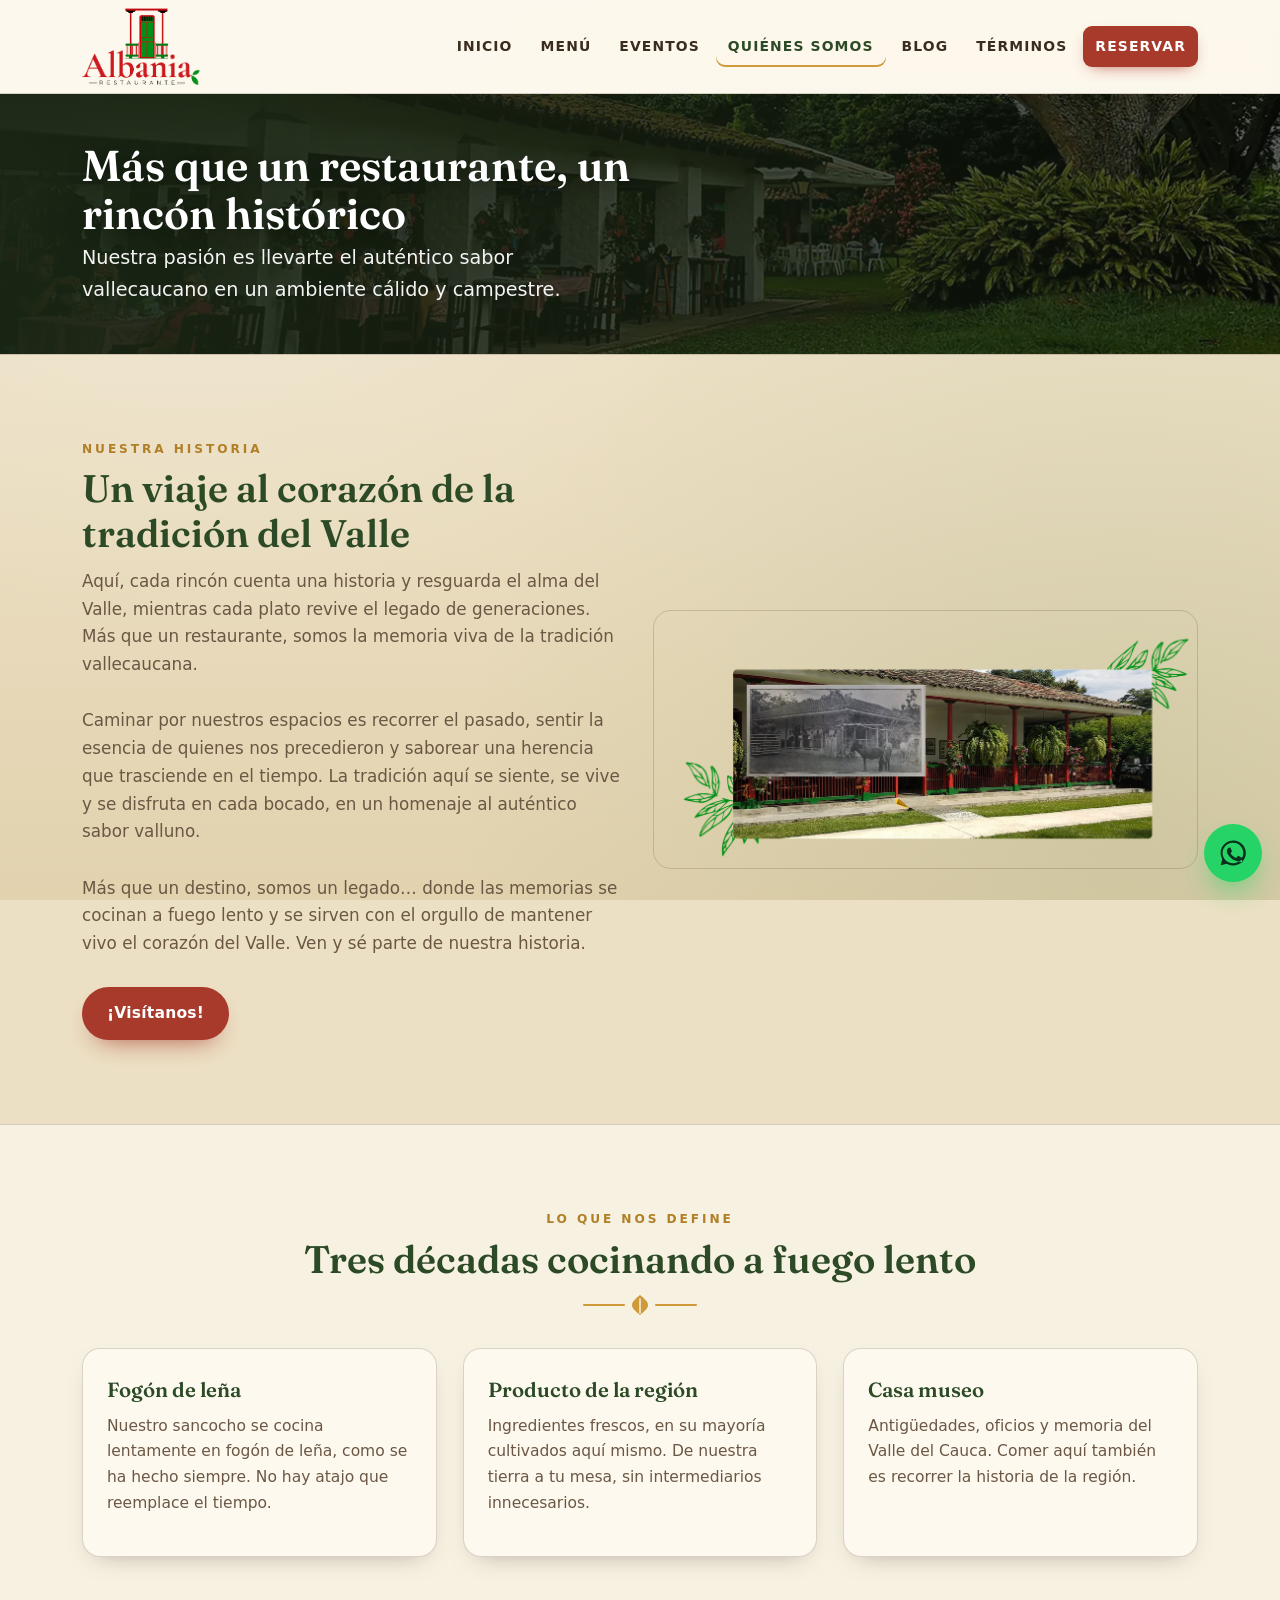
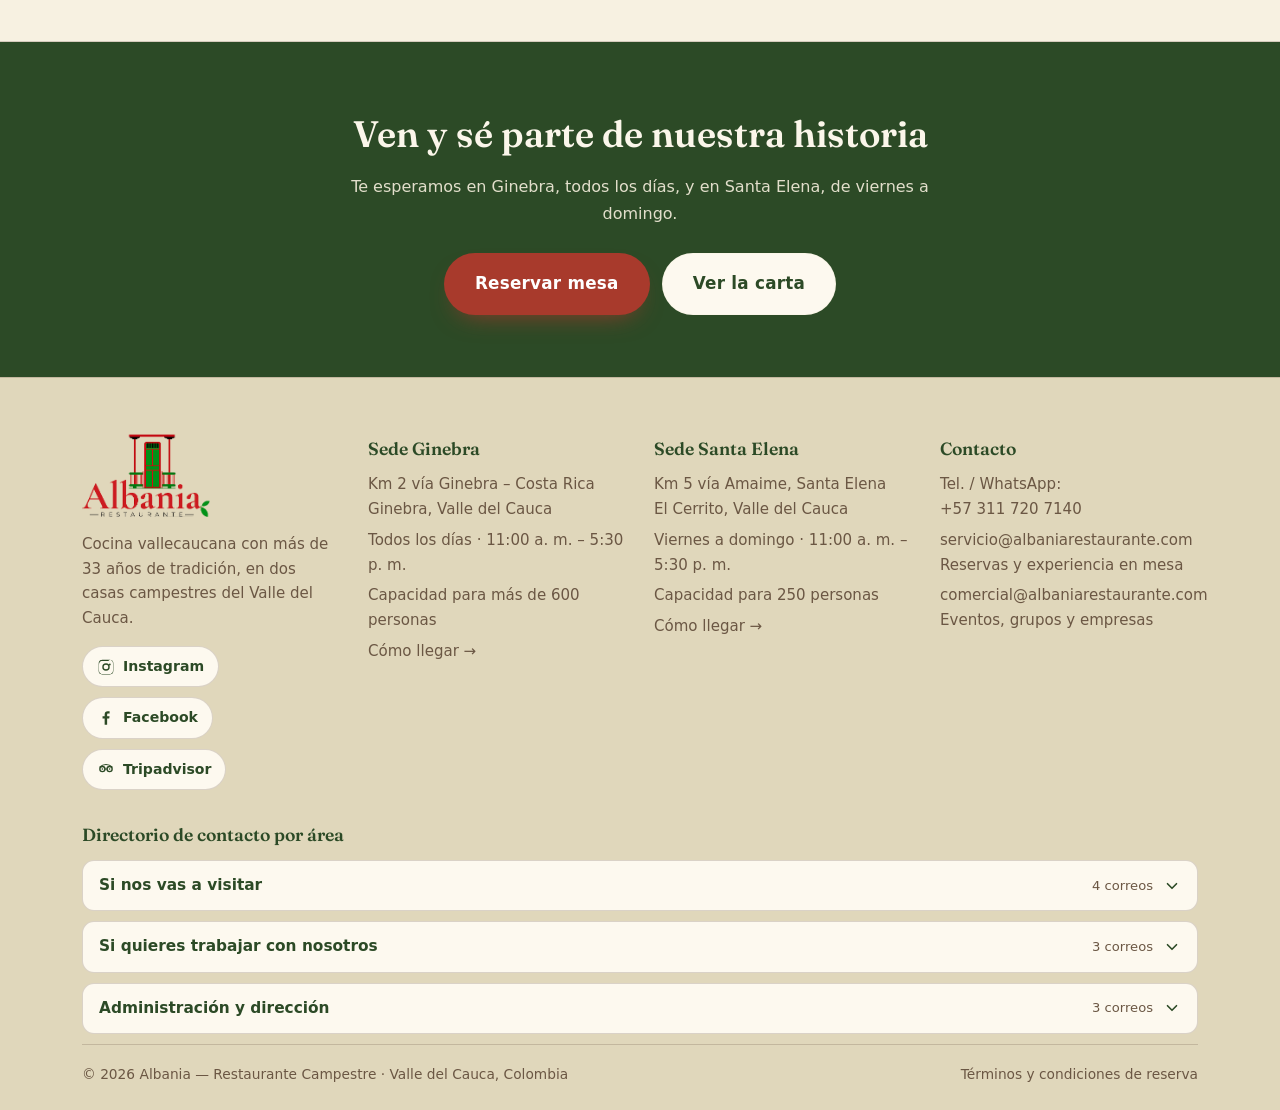
<file: quienes-somos/index.html>
<!DOCTYPE html>
<html lang="es">
<head>
  <meta charset="UTF-8" />
  <meta name="viewport" content="width=device-width, initial-scale=1" />
  <title>Quiénes somos | Albania — Restaurante Campestre</title>
  <meta name="description" content="Más de 33 años de tradición vallecaucana en Ginebra y El Cerrito. Sancocho a fuego de leña, casa museo y producto de la región. Conoce la historia de Albania Restaurante Campestre." />
  <meta name="theme-color" content="#3F6B34" />
  <link rel="icon" type="image/png" href="../assets/logo.png" />

  <!-- Provisional: se levanta el noindex cuando el restaurante confirme la carta vigente. -->
  <meta name="robots" content="noindex, follow" />
  <link rel="canonical" href="https://albaniarestaurante.com/quienes-somos/" />

  <meta property="og:type" content="website" />
  <meta property="og:site_name" content="Albania — Restaurante Campestre" />
  <meta property="og:locale" content="es_CO" />
  <meta property="og:url" content="https://albaniarestaurante.com/quienes-somos/" />
  <meta property="og:title" content="Quiénes somos | Albania — Restaurante Campestre" />
  <meta property="og:description" content="Más de 33 años de tradición vallecaucana en Ginebra y El Cerrito. Sancocho a fuego de leña, casa museo y producto de la región. Conoce la historia de Albania Restaurante Campestre." />
  <meta property="og:image" content="https://albaniarestaurante.com/assets/og-image.jpg" />
  <meta property="og:image:secure_url" content="https://albaniarestaurante.com/assets/og-image.jpg" />
  <meta property="og:image:width" content="1200" />
  <meta property="og:image:height" content="630" />
  <meta property="og:image:alt" content="Albania — Restaurante Campestre · Ginebra y Santa Elena, Valle del Cauca" />
  <meta name="twitter:card" content="summary_large_image" />
  <meta name="twitter:title" content="Quiénes somos | Albania — Restaurante Campestre" />
  <meta name="twitter:description" content="Más de 33 años de tradición vallecaucana en Ginebra y El Cerrito. Sancocho a fuego de leña, casa museo y producto de la región. Conoce la historia de Albania Restaurante Campestre." />
  <meta name="twitter:image" content="https://albaniarestaurante.com/assets/og-image.jpg" />

  <link rel="preconnect" href="https://fonts.googleapis.com" />
  <link rel="preconnect" href="https://fonts.gstatic.com" crossorigin />
  <link href="https://fonts.googleapis.com/css2?family=Fraunces:ital,opsz,wght@0,9..144,400;0,9..144,600;0,9..144,700;1,9..144,500&display=swap" rel="stylesheet" />
  <link rel="stylesheet" href="../styles.css" />

  <script type="application/ld+json">
{
  "@context": "https://schema.org",
  "@graph": [
    {
      "@type": "Organization",
      "@id": "https://albaniarestaurante.com/#organizacion",
      "name": "Albania — Restaurante Campestre",
      "url": "https://albaniarestaurante.com/",
      "logo": "https://albaniarestaurante.com/assets/logo.png",
      "image": "https://albaniarestaurante.com/assets/og-image.jpg",
      "slogan": "De nuestra tierra a tu mesa: tradición y sabor sin igual",
      "telephone": "+573117207140",
      "sameAs": [
        "https://instagram.com/albaniarestaurante",
        "https://facebook.com/albania.restaurante",
        "https://www.tripadvisor.co/Restaurant_Review-g4068210-d9739303-Reviews-Albania_Restaurante-Ginebra_Valle_del_Cauca_Department.html"
      ]
    }
  ]
}
  </script>
</head>
<body>
  <a class="saltar" href="#contenido">Saltar al contenido</a>
  <header class="cabecera">
    <div class="envoltura cabecera-int">
      <a class="marca" href="/" aria-label="Albania — Restaurante Campestre, inicio">
        <img src="../assets/logo.png" width="295" height="192" alt="Albania — Restaurante Campestre" />
      </a>
      <input class="nav-toggle" type="checkbox" id="menu-nav" hidden />
      <label class="nav-btn" for="menu-nav">
        <svg viewBox="0 0 24 24" width="20" height="20" aria-hidden="true"><path d="M4 7h16M4 12h16M4 17h16" fill="none" stroke="currentColor" stroke-width="2" stroke-linecap="round"/></svg>
        Menú
      </label>
      <nav class="nav" aria-label="Principal">
          <a href="/">Inicio</a>
          <a href="/menu/">Menú</a>
          <a href="/eventos/">Eventos</a>
          <a href="/quienes-somos/" aria-current="page">Quiénes somos</a>
          <a href="/blog/">Blog</a>
          <a href="/terminos-y-condiciones/">Términos</a>
          <a class="btn-reservar-nav" href="/reserva/">Reservar</a>
      </nav>
    </div>
  </header>

  <main id="contenido">
    <section class="portada portada--corta">
      <img src="../assets/hero-nosotros.webp" width="1600" height="261" fetchpriority="high" decoding="async"
           alt="Corredor de la casona tradicional de Albania Restaurante Campestre en Ginebra" />
      <div class="portada-velo"><div class="envoltura"><div class="portada-txt">
        <h1>Más que un restaurante, un rincón histórico</h1>
        <p>Nuestra pasión es llevarte el auténtico sabor vallecaucano en un ambiente cálido y campestre.</p>
      </div></div></div>
    </section>

    <section class="seccion">
      <div class="envoltura">
        <div class="rejilla rejilla-2" style="align-items:center">
          <div>
            <p class="rotulo">Nuestra historia</p>
            <h2 class="titulo-seccion">Un viaje al corazón de la tradición del Valle</h2>
            <p class="entradilla">Aquí, cada rincón cuenta una historia y resguarda el alma del Valle, mientras cada plato revive el legado de generaciones. Más que un restaurante, somos la memoria viva de la tradición vallecaucana.</p>
            <p class="entradilla">Caminar por nuestros espacios es recorrer el pasado, sentir la esencia de quienes nos precedieron y saborear una herencia que trasciende en el tiempo. La tradición aquí se siente, se vive y se disfruta en cada bocado, en un homenaje al auténtico sabor valluno.</p>
            <p class="entradilla">Más que un destino, somos un legado… donde las memorias se cocinan a fuego lento y se sirven con el orgullo de mantener vivo el corazón del Valle. Ven y sé parte de nuestra historia.</p>
            <a class="btn btn-primario" href="/reserva/">¡Visítanos!</a>
          </div>
          <img src="../assets/quienes-somos.webp" loading="lazy" decoding="async" width="1100" height="521"
               style="border-radius:18px;border:1px solid rgba(90,70,54,.22)"
               alt="Interior de la Casa Museo de Albania Restaurante Campestre" />
        </div>
      </div>
    </section>

    <section class="seccion seccion--panel">
      <div class="envoltura centrado">
        <p class="rotulo">Lo que nos define</p>
        <h2 class="titulo-seccion">Tres décadas cocinando a fuego lento</h2>
        <span class="ramita"><svg viewBox="0 0 120 24" width="120" height="24" aria-hidden="true"><path d="M4 12h40" stroke="currentColor" stroke-width="2" stroke-linecap="round"/><path d="M116 12H76" stroke="currentColor" stroke-width="2" stroke-linecap="round"/><path d="M60 2c-5 4-8 7-8 10 0 3 3 6 8 10 5-4 8-7 8-10 0-3-3-6-8-10z" fill="currentColor"/><path d="M60 6v14" stroke="#fdf9ef" stroke-width="1.4" stroke-linecap="round"/></svg></span>
      </div>
      <div class="envoltura">
        <div class="rejilla rejilla-3">
          <article class="tarjeta"><div class="tarjeta-cuerpo">
            <h3>Fogón de leña</h3>
            <p>Nuestro sancocho se cocina lentamente en fogón de leña, como se ha hecho siempre. No hay atajo que reemplace el tiempo.</p>
          </div></article>
          <article class="tarjeta"><div class="tarjeta-cuerpo">
            <h3>Producto de la región</h3>
            <p>Ingredientes frescos, en su mayoría cultivados aquí mismo. De nuestra tierra a tu mesa, sin intermediarios innecesarios.</p>
          </div></article>
          <article class="tarjeta"><div class="tarjeta-cuerpo">
            <h3>Casa museo</h3>
            <p>Antigüedades, oficios y memoria del Valle del Cauca. Comer aquí también es recorrer la historia de la región.</p>
          </div></article>
        </div>
      </div>
    </section>

    <section class="cintillo">
      <div class="envoltura">
        <h2>Ven y sé parte de nuestra historia</h2>
        <p>Te esperamos en Ginebra, todos los días, y en Santa Elena, de viernes a domingo.</p>
        <div class="acciones">
          <a class="btn btn-primario btn-grande" href="/reserva/">Reservar mesa</a>
          <a class="btn btn-claro btn-grande" href="/menu/">Ver la carta</a>
        </div>
      </div>
    </section>
  </main>

  <footer class="pie">
    <div class="envoltura">
      <div class="pie-rejilla">
        <div>
          <img class="pie-logo" src="../assets/logo.png" width="295" height="192" alt="Albania — Restaurante Campestre" />
          <p>Cocina vallecaucana con más de 33 años de tradición, en dos casas campestres del Valle del Cauca.</p>
          <div class="redes">
            <a class="red-btn" href="https://instagram.com/albaniarestaurante" target="_blank" rel="noopener"><svg viewBox="0 0 24 24" width="18" height="18" aria-hidden="true"><path fill="currentColor" d="M12 2.2c3.2 0 3.6 0 4.9.07 1.2.06 1.8.25 2.2.42.6.22 1 .48 1.4.9.42.4.68.82.9 1.4.17.4.36 1 .42 2.2.07 1.3.07 1.7.07 4.9s0 3.6-.07 4.9c-.06 1.2-.25 1.8-.42 2.2-.22.6-.48 1-.9 1.4-.4.42-.82.68-1.4.9-.4.17-1 .36-2.2.42-1.3.07-1.7.07-4.9.07s-3.6 0-4.9-.07c-1.2-.06-1.8-.25-2.2-.42-.6-.22-1-.48-1.4-.9-.42-.4-.68-.82-.9-1.4-.17-.4-.36-1-.42-2.2C2.2 15.6 2.2 15.2 2.2 12s0-3.6.07-4.9c.06-1.2.25-1.8.42-2.2.22-.6.48-1 .9-1.4.4-.42.82-.68 1.4-.9.4-.17 1-.36 2.2-.42C8.4 2.2 8.8 2.2 12 2.2zm0 1.8c-3.1 0-3.5 0-4.7.07-1.1.05-1.7.24-2.1.4-.5.2-.9.43-1.3.83-.4.4-.63.8-.83 1.3-.16.4-.35 1-.4 2.1C2.6 8.5 2.6 8.9 2.6 12s0 3.5.07 4.7c.05 1.1.24 1.7.4 2.1.2.5.43.9.83 1.3.4.4.8.63 1.3.83.4.16 1 .35 2.1.4 1.2.07 1.6.07 4.7.07s3.5 0 4.7-.07c1.1-.05 1.7-.24 2.1-.4.5-.2.9-.43 1.3-.83.4-.4.63-.8.83-1.3.16-.4.35-1 .4-2.1.07-1.2.07-1.6.07-4.7s0-3.5-.07-4.7c-.05-1.1-.24-1.7-.4-2.1-.2-.5-.43-.9-.83-1.3-.4-.4-.8-.63-1.3-.83-.4-.16-1-.35-2.1-.4C15.5 4 15.1 4 12 4zm0 3.06A4.94 4.94 0 1 1 12 17a4.94 4.94 0 0 1 0-9.94zm0 1.8a3.14 3.14 0 1 0 0 6.28 3.14 3.14 0 0 0 0-6.28zm5.15-1.4a1.15 1.15 0 1 1 0 2.3 1.15 1.15 0 0 1 0-2.3z"/></svg><span>Instagram</span></a>
            <a class="red-btn" href="https://facebook.com/albania.restaurante" target="_blank" rel="noopener"><svg viewBox="0 0 24 24" width="18" height="18" aria-hidden="true"><path fill="currentColor" d="M13.5 21v-8.2h2.8l.42-3.2H13.5V7.5c0-.93.26-1.56 1.6-1.56h1.7V3.07c-.3-.04-1.3-.13-2.47-.13-2.44 0-4.12 1.49-4.12 4.23v2.36H7.4v3.2h2.8V21z"/></svg><span>Facebook</span></a>
            <a class="red-btn" href="https://www.tripadvisor.co/Restaurant_Review-g4068210-d9739303-Reviews-Albania_Restaurante-Ginebra_Valle_del_Cauca_Department.html" target="_blank" rel="noopener"><svg viewBox="0 0 24 24" width="18" height="18" aria-hidden="true"><circle cx="7.2" cy="12" r="3.4" fill="none" stroke="currentColor" stroke-width="1.8"/><circle cx="16.8" cy="12" r="3.4" fill="none" stroke="currentColor" stroke-width="1.8"/><circle cx="7.2" cy="12" r="1.1" fill="currentColor"/><circle cx="16.8" cy="12" r="1.1" fill="currentColor"/><path d="M10.6 12h2.8M4 9.2C6.2 7 9 6 12 6s5.8 1 8 3.2" fill="none" stroke="currentColor" stroke-width="1.6" stroke-linecap="round"/></svg><span>Tripadvisor</span></a>
          </div>
        </div>

        <div>
          <h3>Sede Ginebra</h3>
          <ul>
            <li>Km 2 vía Ginebra – Costa Rica<br />Ginebra, Valle del Cauca</li>
            <li>Todos los días · 11:00 a. m. – 5:30 p. m.</li>
            <li>Capacidad para más de 600 personas</li>
            <li><a href="https://maps.app.goo.gl/5G6PJcEvPM1ko94FA" target="_blank" rel="noopener">Cómo llegar &rarr;</a></li>
          </ul>
        </div>

        <div>
          <h3>Sede Santa Elena</h3>
          <ul>
            <li>Km 5 vía Amaime, Santa Elena<br />El Cerrito, Valle del Cauca</li>
            <li>Viernes a domingo · 11:00 a. m. – 5:30 p. m.</li>
            <li>Capacidad para 250 personas</li>
            <li><a href="https://maps.app.goo.gl/c9aB7MhHKHei77cu5" target="_blank" rel="noopener">Cómo llegar &rarr;</a></li>
          </ul>
        </div>

        <div>
          <h3>Contacto</h3>
          <ul>
            <li>Tel. / WhatsApp:<br /><a href="tel:+573117207140">+57 311 720 7140</a></li>
            <li><a href="mailto:servicio@albaniarestaurante.com">servicio@albaniarestaurante.com</a><br />Reservas y experiencia en mesa</li>
            <li><a href="mailto:comercial@albaniarestaurante.com">comercial@albaniarestaurante.com</a><br />Eventos, grupos y empresas</li>
          </ul>
        </div>
      </div>

      <h3 style="margin-bottom:.7rem">Directorio de contacto por área</h3>
      <details class="dir-acc">
        <summary class="dir-sum"><span class="dir-sum-txt">Si nos vas a visitar</span><span class="dir-count">4 correos</span><svg class="dir-chev" viewBox="0 0 24 24" width="18" height="18" aria-hidden="true"><path d="M6 9l6 6 6-6" fill="none" stroke="currentColor" stroke-width="2.2" stroke-linecap="round" stroke-linejoin="round"/></svg></summary>
        <ul class="dir-list">
          <li><a class="dir-mail" href="mailto:servicio@albaniarestaurante.com">servicio@albaniarestaurante.com</a><span class="dir-desc">Reservas del día a día, sugerencias y comentarios sobre tu experiencia en la mesa.</span></li>
          <li><a class="dir-mail" href="mailto:comercial@albaniarestaurante.com">comercial@albaniarestaurante.com</a><span class="dir-desc">Eventos, grupos y empresas: cotizaciones, disponibilidad de salones y celebraciones.</span></li>
          <li><a class="dir-mail" href="mailto:admonginebra@albaniarestaurante.com">admonginebra@albaniarestaurante.com</a><span class="dir-desc">Administración de la sede Ginebra: temas puntuales de esa casa y objetos olvidados.</span></li>
          <li><a class="dir-mail" href="mailto:admonsantaelena@albaniarestaurante.com">admonsantaelena@albaniarestaurante.com</a><span class="dir-desc">Lo mismo, para la sede Santa Elena, en El Cerrito.</span></li>
        </ul>
      </details>
      <details class="dir-acc">
        <summary class="dir-sum"><span class="dir-sum-txt">Si quieres trabajar con nosotros</span><span class="dir-count">3 correos</span><svg class="dir-chev" viewBox="0 0 24 24" width="18" height="18" aria-hidden="true"><path d="M6 9l6 6 6-6" fill="none" stroke="currentColor" stroke-width="2.2" stroke-linecap="round" stroke-linejoin="round"/></svg></summary>
        <ul class="dir-list">
          <li><a class="dir-mail" href="mailto:compras@albaniarestaurante.com">compras@albaniarestaurante.com</a><span class="dir-desc">Proveedores nuevos, portafolios y cotizaciones de insumos.</span></li>
          <li><a class="dir-mail" href="mailto:bodega@albaniarestaurante.com">bodega@albaniarestaurante.com</a><span class="dir-desc">Coordinación de entregas: remisiones, horarios de descargue y recepción de mercancía.</span></li>
          <li><a class="dir-mail" href="mailto:proyectos@albaniarestaurante.com">proyectos@albaniarestaurante.com</a><span class="dir-desc">Obras, adecuaciones, alianzas y proyectos de expansión.</span></li>
        </ul>
      </details>
      <details class="dir-acc">
        <summary class="dir-sum"><span class="dir-sum-txt">Administración y dirección</span><span class="dir-count">3 correos</span><svg class="dir-chev" viewBox="0 0 24 24" width="18" height="18" aria-hidden="true"><path d="M6 9l6 6 6-6" fill="none" stroke="currentColor" stroke-width="2.2" stroke-linecap="round" stroke-linejoin="round"/></svg></summary>
        <ul class="dir-list">
          <li><a class="dir-mail" href="mailto:contabilidad@albaniarestaurante.com">contabilidad@albaniarestaurante.com</a><span class="dir-desc">Facturación electrónica, datos tributarios, cartera y pagos.</span></li>
          <li><a class="dir-mail" href="mailto:gerencia@albaniarestaurante.com">gerencia@albaniarestaurante.com</a><span class="dir-desc">Gerencia general: propuestas institucionales, prensa y asuntos que requieran escalamiento.</span></li>
          <li><a class="dir-mail" href="mailto:direcciones@albaniarestaurante.com">direcciones@albaniarestaurante.com</a><span class="dir-desc">Dirección de la compañía: asuntos societarios y decisiones estratégicas.</span></li>
        </ul>
      </details>

      <div class="pie-legal">
        <span>&copy; <span id="anio">2026</span> Albania — Restaurante Campestre · Valle del Cauca, Colombia</span>
        <span><a href="/terminos-y-condiciones/">Términos y condiciones de reserva</a></span>
      </div>
    </div>
  </footer>

  <a class="wa-flotante" href="https://wa.me/573117207140?text=Hola%2C%20quiero%20informaci%C3%B3n%20sobre%20Albania%20Restaurante%20Campestre." target="_blank" rel="noopener" aria-label="Escríbenos por WhatsApp">
    <svg viewBox="0 0 24 24" width="30" height="30" aria-hidden="true"><path fill="currentColor" d="M12 2a10 10 0 0 0-8.6 15l-1.3 4.8 4.9-1.3A10 10 0 1 0 12 2zm0 1.8a8.2 8.2 0 0 1 6.9 12.6l-.2.3.8 2.8-2.9-.8-.3.2A8.2 8.2 0 1 1 12 3.8zm-3.1 4c-.2 0-.5.07-.8.36s-1 1-1 2.4 1.05 2.76 1.2 2.95c.14.2 2 3.17 4.98 4.32 2.47.95 2.97.76 3.5.71.53-.05 1.72-.7 1.96-1.38.24-.68.24-1.26.17-1.38-.07-.12-.26-.2-.55-.34-.29-.15-1.72-.85-1.98-.95-.27-.1-.46-.15-.65.14-.2.29-.75.94-.92 1.13-.17.2-.34.22-.63.07-.29-.14-1.22-.45-2.33-1.44-.86-.77-1.44-1.72-1.6-2.01-.17-.29-.02-.45.12-.6.13-.13.29-.34.44-.51.14-.17.19-.29.29-.48.1-.2.05-.36-.02-.51-.07-.14-.65-1.57-.9-2.15-.23-.56-.47-.48-.65-.49z"/></svg>
  </a>

  <script>document.getElementById('anio').textContent = new Date().getFullYear();</script>
</body>
</html>
</file>
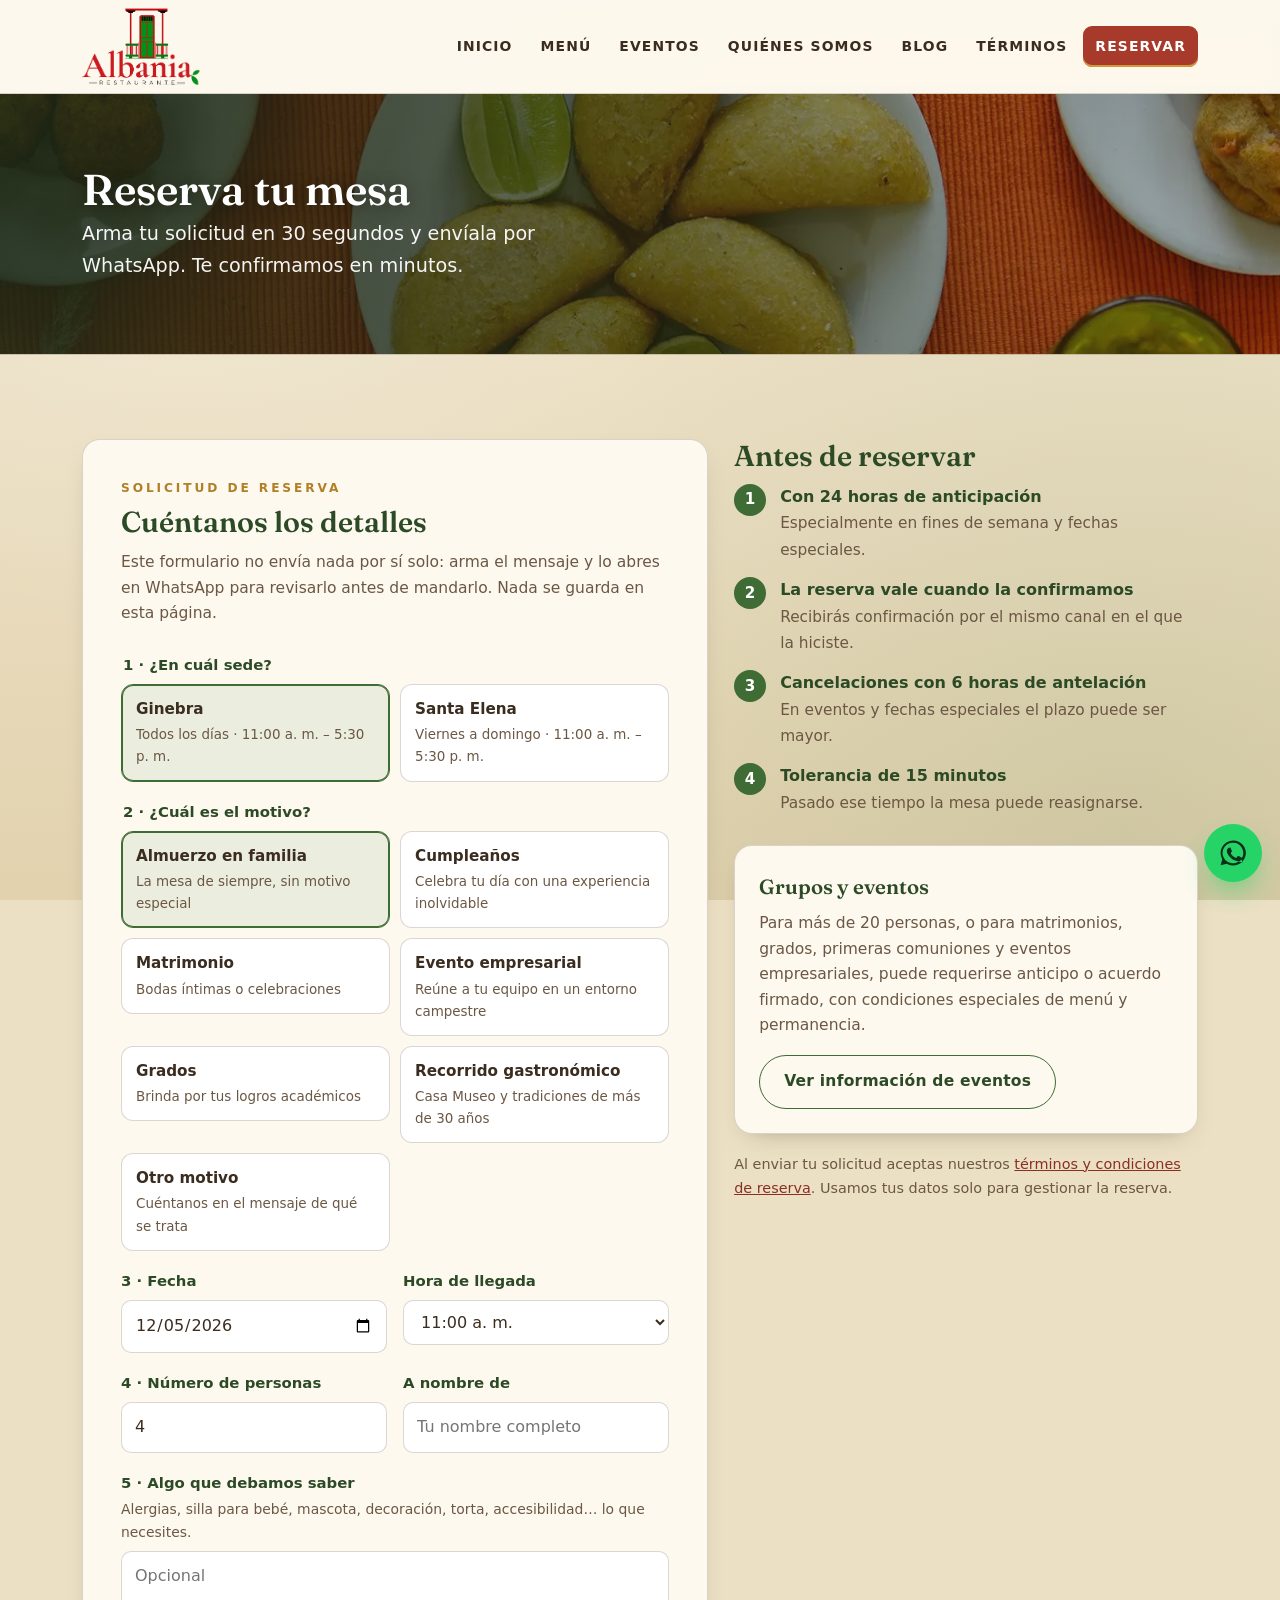
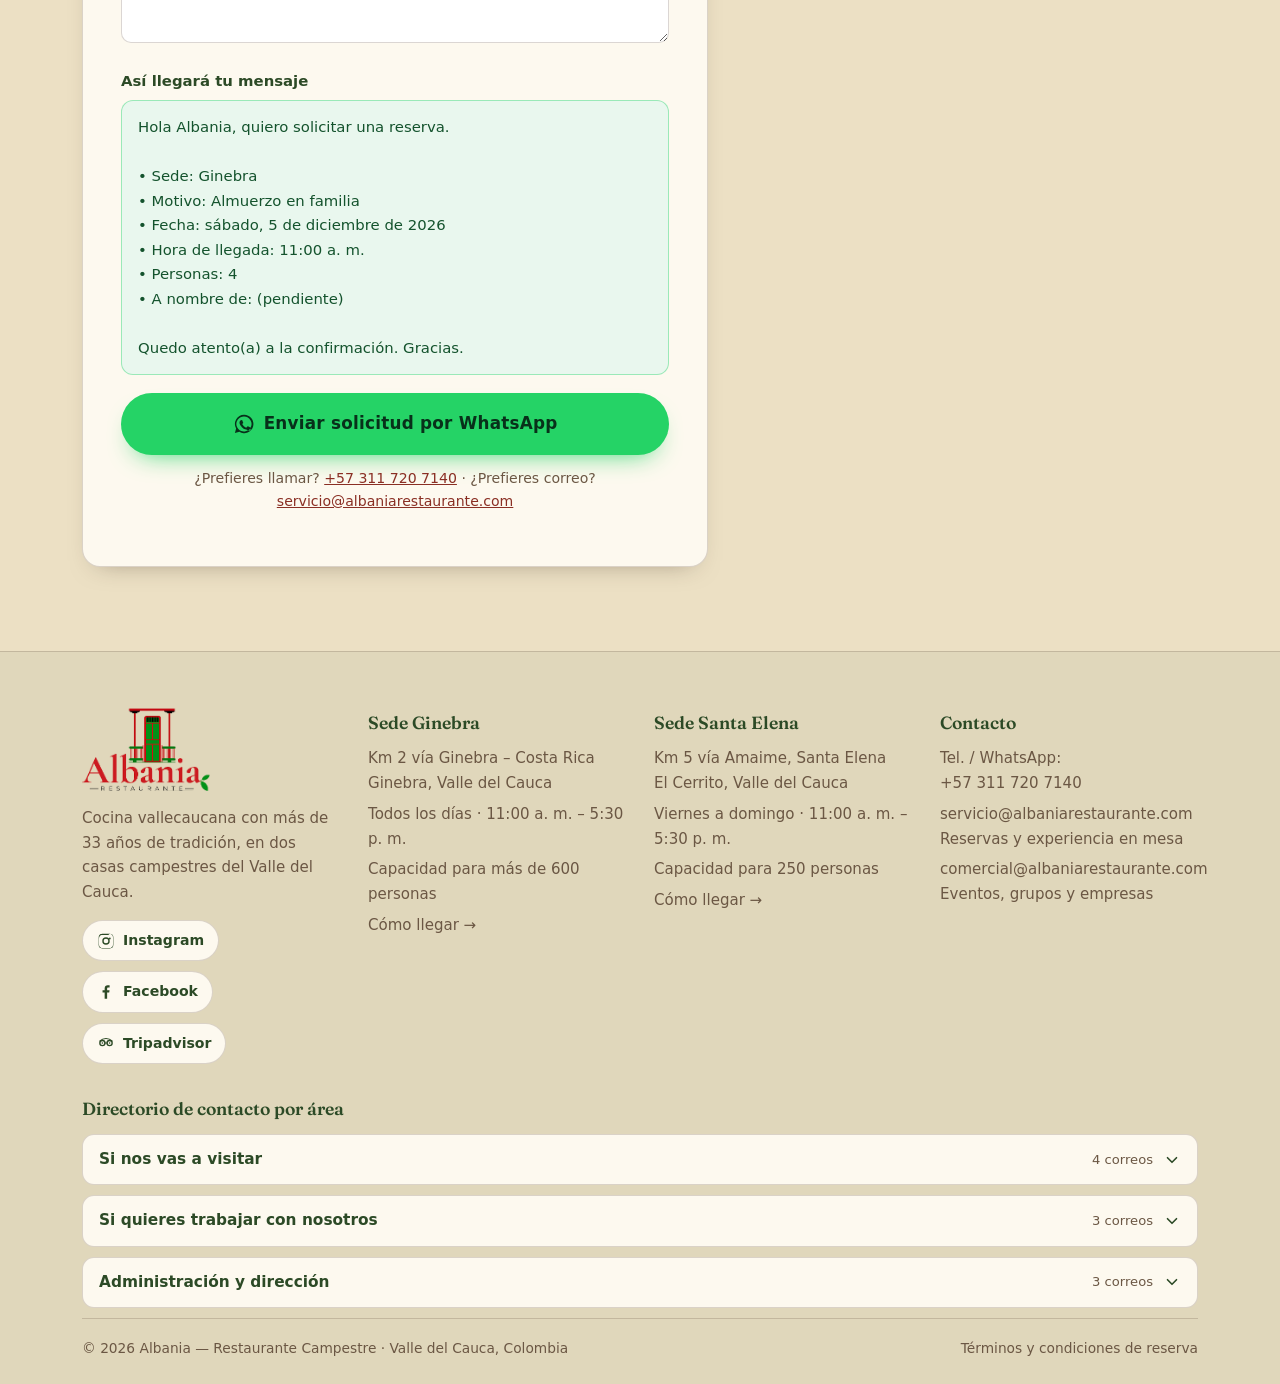
<file: reserva/index.html>
<!DOCTYPE html>
<html lang="es">
<head>
  <meta charset="UTF-8" />
  <meta name="viewport" content="width=device-width, initial-scale=1" />
  <title>Reservar mesa | Albania — Restaurante Campestre</title>
  <meta name="description" content="Reserva tu mesa en Albania Restaurante Campestre, sedes Ginebra y Santa Elena. Arma tu solicitud (sede, fecha, hora y número de personas) y envíala por WhatsApp. Confirmación en minutos." />
  <meta name="theme-color" content="#3F6B34" />
  <link rel="icon" type="image/png" href="../assets/logo.png" />

  <!-- Provisional: se levanta el noindex cuando el restaurante confirme la carta vigente. -->
  <meta name="robots" content="noindex, follow" />
  <link rel="canonical" href="https://albaniarestaurante.com/reserva/" />

  <meta property="og:type" content="website" />
  <meta property="og:site_name" content="Albania — Restaurante Campestre" />
  <meta property="og:locale" content="es_CO" />
  <meta property="og:url" content="https://albaniarestaurante.com/reserva/" />
  <meta property="og:title" content="Reservar mesa | Albania — Restaurante Campestre" />
  <meta property="og:description" content="Reserva tu mesa en Albania Restaurante Campestre, sedes Ginebra y Santa Elena. Arma tu solicitud (sede, fecha, hora y número de personas) y envíala por WhatsApp. Confirmación en minutos." />
  <meta property="og:image" content="https://albaniarestaurante.com/assets/og-image.jpg" />
  <meta property="og:image:secure_url" content="https://albaniarestaurante.com/assets/og-image.jpg" />
  <meta property="og:image:width" content="1200" />
  <meta property="og:image:height" content="630" />
  <meta property="og:image:alt" content="Albania — Restaurante Campestre · Ginebra y Santa Elena, Valle del Cauca" />
  <meta name="twitter:card" content="summary_large_image" />
  <meta name="twitter:title" content="Reservar mesa | Albania — Restaurante Campestre" />
  <meta name="twitter:description" content="Reserva tu mesa en Albania Restaurante Campestre, sedes Ginebra y Santa Elena. Arma tu solicitud (sede, fecha, hora y número de personas) y envíala por WhatsApp. Confirmación en minutos." />
  <meta name="twitter:image" content="https://albaniarestaurante.com/assets/og-image.jpg" />

  <link rel="preconnect" href="https://fonts.googleapis.com" />
  <link rel="preconnect" href="https://fonts.gstatic.com" crossorigin />
  <link href="https://fonts.googleapis.com/css2?family=Fraunces:ital,opsz,wght@0,9..144,400;0,9..144,600;0,9..144,700;1,9..144,500&display=swap" rel="stylesheet" />
  <link rel="stylesheet" href="../styles.css" />

  <script type="application/ld+json">
{
  "@context": "https://schema.org",
  "@graph": [
    {
      "@type": "Organization",
      "@id": "https://albaniarestaurante.com/#organizacion",
      "name": "Albania — Restaurante Campestre",
      "url": "https://albaniarestaurante.com/",
      "logo": "https://albaniarestaurante.com/assets/logo.png",
      "telephone": "+573117207140",
      "sameAs": [
        "https://instagram.com/albaniarestaurante",
        "https://facebook.com/albania.restaurante",
        "https://www.tripadvisor.co/Restaurant_Review-g4068210-d9739303-Reviews-Albania_Restaurante-Ginebra_Valle_del_Cauca_Department.html"
      ]
    },
    {
      "@type": "ReserveAction",
      "@id": "https://albaniarestaurante.com/reserva/#accion",
      "name": "Reservar mesa en Albania Restaurante Campestre",
      "target": {
        "@type": "EntryPoint",
        "urlTemplate": "https://albaniarestaurante.com/reserva/",
        "actionPlatform": [
          "https://schema.org/DesktopWebPlatform",
          "https://schema.org/MobileWebPlatform"
        ]
      },
      "result": {
        "@type": "FoodEstablishmentReservation",
        "name": "Reserva de mesa en Albania Restaurante Campestre"
      }
    }
  ]
}
  </script>
</head>
<body>
  <a class="saltar" href="#contenido">Saltar al contenido</a>
  <header class="cabecera">
    <div class="envoltura cabecera-int">
      <a class="marca" href="/" aria-label="Albania — Restaurante Campestre, inicio">
        <img src="../assets/logo.png" width="295" height="192" alt="Albania — Restaurante Campestre" />
      </a>
      <input class="nav-toggle" type="checkbox" id="menu-nav" hidden />
      <label class="nav-btn" for="menu-nav">
        <svg viewBox="0 0 24 24" width="20" height="20" aria-hidden="true"><path d="M4 7h16M4 12h16M4 17h16" fill="none" stroke="currentColor" stroke-width="2" stroke-linecap="round"/></svg>
        Menú
      </label>
      <nav class="nav" aria-label="Principal">
          <a href="/">Inicio</a>
          <a href="/menu/">Menú</a>
          <a href="/eventos/">Eventos</a>
          <a href="/quienes-somos/">Quiénes somos</a>
          <a href="/blog/">Blog</a>
          <a href="/terminos-y-condiciones/">Términos</a>
          <a class="btn-reservar-nav" href="/reserva/" aria-current="page">Reservar</a>
      </nav>
    </div>
  </header>

  <main id="contenido">
    <section class="portada portada--corta">
      <img src="../assets/separador.webp" width="1800" height="259" fetchpriority="high" decoding="async"
           alt="Jardines campestres de Albania Restaurante" />
      <div class="portada-velo"><div class="envoltura"><div class="portada-txt">
        <h1>Reserva tu mesa</h1>
        <p>Arma tu solicitud en 30 segundos y envíala por WhatsApp. Te confirmamos en minutos.</p>
      </div></div></div>
    </section>

    <section class="seccion">
      <div class="envoltura">
        <div class="rejilla rejilla-2" style="grid-template-columns:1.35fr 1fr;align-items:start">

          <div class="reserva-caja">
            <p class="rotulo">Solicitud de reserva</p>
            <h2 class="titulo-seccion" style="font-size:clamp(1.3rem,2.8vw,1.8rem)">Cuéntanos los detalles</h2>
            <p class="entradilla" style="font-size:.97rem;margin-bottom:1.6rem">
              Este formulario no envía nada por sí solo: arma el mensaje y lo abres en WhatsApp para revisarlo antes de mandarlo.
              Nada se guarda en esta página.
            </p>

            <form id="form-reserva" novalidate>
              <fieldset>
                <legend class="grupo-leyenda">1 · ¿En cuál sede?</legend>
                <div class="opciones">
                  <label class="opcion"><input type="radio" name="sede" value="ginebra" checked /><span>Ginebra<small>Todos los días · 11:00 a. m. – 5:30 p. m.</small></span></label>
                  <label class="opcion"><input type="radio" name="sede" value="santa-elena" /><span>Santa Elena<small>Viernes a domingo · 11:00 a. m. – 5:30 p. m.</small></span></label>
                </div>
              </fieldset>

              <fieldset>
                <legend class="grupo-leyenda">2 · ¿Cuál es el motivo?</legend>
                <div class="opciones">
            <label class="opcion"><input type="radio" name="motivo" value="mesa" checked /><span>Almuerzo en familia<small>La mesa de siempre, sin motivo especial</small></span></label>
            <label class="opcion"><input type="radio" name="motivo" value="cumpleanos" /><span>Cumpleaños<small>Celebra tu día con una experiencia inolvidable</small></span></label>
            <label class="opcion"><input type="radio" name="motivo" value="matrimonio" /><span>Matrimonio<small>Bodas íntimas o celebraciones</small></span></label>
            <label class="opcion"><input type="radio" name="motivo" value="empresarial" /><span>Evento empresarial<small>Reúne a tu equipo en un entorno campestre</small></span></label>
            <label class="opcion"><input type="radio" name="motivo" value="grados" /><span>Grados<small>Brinda por tus logros académicos</small></span></label>
            <label class="opcion"><input type="radio" name="motivo" value="recorrido" /><span>Recorrido gastronómico<small>Casa Museo y tradiciones de más de 30 años</small></span></label>
            <label class="opcion"><input type="radio" name="motivo" value="otro" /><span>Otro motivo<small>Cuéntanos en el mensaje de qué se trata</small></span></label>
                </div>
              </fieldset>

              <div class="dos-columnas">
                <div class="campo">
                  <label for="fecha">3 · Fecha</label>
                  <input type="date" id="fecha" name="fecha" required />
                </div>
                <div class="campo">
                  <label for="hora">Hora de llegada</label>
                  <select id="hora" name="hora">
              <option value="11:00">11:00 a. m.</option>
              <option value="11:30">11:30 a. m.</option>
              <option value="12:00">12:00 p. m.</option>
              <option value="12:30">12:30 p. m.</option>
              <option value="13:00">1:00 p. m.</option>
              <option value="13:30">1:30 p. m.</option>
              <option value="14:00">2:00 p. m.</option>
              <option value="14:30">2:30 p. m.</option>
              <option value="15:00">3:00 p. m.</option>
              <option value="15:30">3:30 p. m.</option>
              <option value="16:00">4:00 p. m.</option>
              <option value="16:30">4:30 p. m.</option>
                  </select>
                </div>
              </div>
              <p id="aviso-dia" class="aviso" hidden></p>

              <div class="dos-columnas">
                <div class="campo">
                  <label for="personas">4 · Número de personas</label>
                  <input type="number" id="personas" name="personas" min="1" max="700" value="4" required />
                </div>
                <div class="campo">
                  <label for="nombre">A nombre de</label>
                  <input type="text" id="nombre" name="nombre" placeholder="Tu nombre completo" autocomplete="name" required />
                </div>
              </div>
              <p id="aviso-grupo" class="aviso" hidden></p>

              <div class="campo">
                <label for="notas">5 · Algo que debamos saber <span class="ayuda">Alergias, silla para bebé, mascota, decoración, torta, accesibilidad… lo que necesites.</span></label>
                <textarea id="notas" name="notas" placeholder="Opcional"></textarea>
              </div>

              <p class="grupo-leyenda" style="margin-bottom:6px">Así llegará tu mensaje</p>
              <div class="vista-previa" id="vista-previa" aria-live="polite"></div>

              <a class="btn btn-wa btn-grande" id="enviar-wa" href="#" target="_blank" rel="noopener" style="width:100%">
                <svg viewBox="0 0 24 24" width="22" height="22" aria-hidden="true"><path fill="currentColor" d="M12 2a10 10 0 0 0-8.6 15l-1.3 4.8 4.9-1.3A10 10 0 1 0 12 2zm0 1.8a8.2 8.2 0 0 1 6.9 12.6l-.2.3.8 2.8-2.9-.8-.3.2A8.2 8.2 0 1 1 12 3.8zm-3.1 4c-.2 0-.5.07-.8.36s-1 1-1 2.4 1.05 2.76 1.2 2.95c.14.2 2 3.17 4.98 4.32 2.47.95 2.97.76 3.5.71.53-.05 1.72-.7 1.96-1.38.24-.68.24-1.26.17-1.38-.07-.12-.26-.2-.55-.34-.29-.15-1.72-.85-1.98-.95-.27-.1-.46-.15-.65.14-.2.29-.75.94-.92 1.13-.17.2-.34.22-.63.07-.29-.14-1.22-.45-2.33-1.44-.86-.77-1.44-1.72-1.6-2.01-.17-.29-.02-.45.12-.6.13-.13.29-.34.44-.51.14-.17.19-.29.29-.48.1-.2.05-.36-.02-.51-.07-.14-.65-1.57-.9-2.15-.23-.56-.47-.48-.65-.49z"/></svg> Enviar solicitud por WhatsApp
              </a>
              <p class="ayuda" style="text-align:center;margin-top:12px;color:var(--tinta-suave);font-size:.88rem">
                ¿Prefieres llamar? <a href="tel:+573117207140">+57 311 720 7140</a> ·
                ¿Prefieres correo? <a href="mailto:servicio@albaniarestaurante.com">servicio@albaniarestaurante.com</a>
              </p>
            </form>
          </div>

          <aside>
            <h2 class="titulo-seccion" style="font-size:clamp(1.3rem,2.8vw,1.8rem)">Antes de reservar</h2>
            <ol class="pasos" style="margin-bottom:1.8rem">
              <li><div><strong>Con 24 horas de anticipación</strong><span>Especialmente en fines de semana y fechas especiales.</span></div></li>
              <li><div><strong>La reserva vale cuando la confirmamos</strong><span>Recibirás confirmación por el mismo canal en el que la hiciste.</span></div></li>
              <li><div><strong>Cancelaciones con 6 horas de antelación</strong><span>En eventos y fechas especiales el plazo puede ser mayor.</span></div></li>
              <li><div><strong>Tolerancia de 15 minutos</strong><span>Pasado ese tiempo la mesa puede reasignarse.</span></div></li>
            </ol>

            <div class="tarjeta"><div class="tarjeta-cuerpo">
              <h3>Grupos y eventos</h3>
              <p>Para más de 20 personas, o para matrimonios, grados, primeras comuniones y eventos empresariales, puede requerirse anticipo o acuerdo firmado, con condiciones especiales de menú y permanencia.</p>
              <a class="btn btn-secundario" href="/eventos/">Ver información de eventos</a>
            </div></div>

            <p class="ayuda" style="margin-top:1.2rem;font-size:.9rem;color:var(--tinta-suave)">
              Al enviar tu solicitud aceptas nuestros <a href="/terminos-y-condiciones/">términos y condiciones de reserva</a>.
              Usamos tus datos solo para gestionar la reserva.
            </p>
          </aside>

        </div>
      </div>
    </section>

    <script>
    (function () {
      var f = document.getElementById('form-reserva');
      if (!f) return;
      var TEL_WA = '573117207140';
      var vista = document.getElementById('vista-previa');
      var enlace = document.getElementById('enviar-wa');
      var avisoDia = document.getElementById('aviso-dia');
      var avisoGrupo = document.getElementById('aviso-grupo');
      var fecha = document.getElementById('fecha');

      var SEDES = { 'ginebra': 'Ginebra', 'santa-elena': 'Santa Elena (El Cerrito)' };
      var MOTIVOS = {"mesa": "Almuerzo en familia", "cumpleanos": "Cumpleaños", "matrimonio": "Matrimonio", "empresarial": "Evento empresarial", "grados": "Grados", "recorrido": "Recorrido gastronómico", "otro": "Otro motivo"};

      // Fecha mínima: mañana (24 h de anticipación recomendada).
      var hoy = new Date();
      var man = new Date(hoy.getTime() + 86400000);
      var iso = function (d) { return d.toISOString().slice(0, 10); };
      fecha.min = iso(man);
      if (!fecha.value) fecha.value = iso(man);
      fecha.max = iso(new Date(hoy.getTime() + 86400000 * 365));

      function sedeSel() { return (f.querySelector('input[name="sede"]:checked') || {}).value || 'ginebra'; }
      function motivoSel() { return (f.querySelector('input[name="motivo"]:checked') || {}).value || 'mesa'; }

      function fechaLarga(v) {
        if (!v) return '(sin fecha)';
        var p = v.split('-');
        var d = new Date(+p[0], +p[1] - 1, +p[2]);
        try {
          return d.toLocaleDateString('es-CO', { weekday: 'long', day: 'numeric', month: 'long', year: 'numeric' });
        } catch (e) { return v; }
      }

      function horaTexto() {
        var s = document.getElementById('hora');
        return s.options[s.selectedIndex].text;
      }

      function revisar() {
        // Santa Elena solo viernes, sábado y domingo.
        var v = fecha.value, dia = -1;
        if (v) { var p = v.split('-'); dia = new Date(+p[0], +p[1] - 1, +p[2]).getDay(); }
        if (sedeSel() === 'santa-elena' && dia !== -1 && dia !== 5 && dia !== 6 && dia !== 0) {
          avisoDia.hidden = false;
          avisoDia.innerHTML = '<strong>Ojo:</strong> la sede Santa Elena abre de viernes a domingo. ' +
            'Puedes enviar la solicitud igual y te confirmamos, o elegir la sede Ginebra, que abre todos los días.';
        } else { avisoDia.hidden = true; }

        var n = parseInt(document.getElementById('personas').value, 10) || 0;
        if (n > 20) {
          avisoGrupo.hidden = false;
          avisoGrupo.innerHTML = '<strong>Grupo grande.</strong> A partir de 20 personas lo gestionamos como evento: ' +
            'puede requerirse anticipo o acuerdo firmado, con condiciones especiales de menú y permanencia.';
        } else { avisoGrupo.hidden = true; }
      }

      function armar() {
        var nombre = document.getElementById('nombre').value.trim();
        var n = document.getElementById('personas').value || '?';
        var notas = document.getElementById('notas').value.trim();

        var t = 'Hola Albania, quiero solicitar una reserva.\n\n';
        t += '• Sede: ' + SEDES[sedeSel()] + '\n';
        t += '• Motivo: ' + MOTIVOS[motivoSel()] + '\n';
        t += '• Fecha: ' + fechaLarga(fecha.value) + '\n';
        t += '• Hora de llegada: ' + horaTexto() + '\n';
        t += '• Personas: ' + n + '\n';
        t += '• A nombre de: ' + (nombre || '(pendiente)') + '\n';
        if (notas) t += '• Notas: ' + notas + '\n';
        t += '\nQuedo atento(a) a la confirmación. Gracias.';
        return t;
      }

      function pintar() {
        revisar();
        var t = armar();
        vista.textContent = t;
        enlace.href = 'https://wa.me/' + TEL_WA + '?text=' + encodeURIComponent(t);
      }

      f.addEventListener('input', pintar);
      f.addEventListener('change', pintar);

      // Preselección por parámetro ?sede=
      try {
        var q = new URLSearchParams(location.search).get('sede');
        if (q) {
          var r = f.querySelector('input[name="sede"][value="' + q + '"]');
          if (r) r.checked = true;
        }
      } catch (e) {}

      pintar();
    })();
    </script>
  </main>

  <footer class="pie">
    <div class="envoltura">
      <div class="pie-rejilla">
        <div>
          <img class="pie-logo" src="../assets/logo.png" width="295" height="192" alt="Albania — Restaurante Campestre" />
          <p>Cocina vallecaucana con más de 33 años de tradición, en dos casas campestres del Valle del Cauca.</p>
          <div class="redes">
            <a class="red-btn" href="https://instagram.com/albaniarestaurante" target="_blank" rel="noopener"><svg viewBox="0 0 24 24" width="18" height="18" aria-hidden="true"><path fill="currentColor" d="M12 2.2c3.2 0 3.6 0 4.9.07 1.2.06 1.8.25 2.2.42.6.22 1 .48 1.4.9.42.4.68.82.9 1.4.17.4.36 1 .42 2.2.07 1.3.07 1.7.07 4.9s0 3.6-.07 4.9c-.06 1.2-.25 1.8-.42 2.2-.22.6-.48 1-.9 1.4-.4.42-.82.68-1.4.9-.4.17-1 .36-2.2.42-1.3.07-1.7.07-4.9.07s-3.6 0-4.9-.07c-1.2-.06-1.8-.25-2.2-.42-.6-.22-1-.48-1.4-.9-.42-.4-.68-.82-.9-1.4-.17-.4-.36-1-.42-2.2C2.2 15.6 2.2 15.2 2.2 12s0-3.6.07-4.9c.06-1.2.25-1.8.42-2.2.22-.6.48-1 .9-1.4.4-.42.82-.68 1.4-.9.4-.17 1-.36 2.2-.42C8.4 2.2 8.8 2.2 12 2.2zm0 1.8c-3.1 0-3.5 0-4.7.07-1.1.05-1.7.24-2.1.4-.5.2-.9.43-1.3.83-.4.4-.63.8-.83 1.3-.16.4-.35 1-.4 2.1C2.6 8.5 2.6 8.9 2.6 12s0 3.5.07 4.7c.05 1.1.24 1.7.4 2.1.2.5.43.9.83 1.3.4.4.8.63 1.3.83.4.16 1 .35 2.1.4 1.2.07 1.6.07 4.7.07s3.5 0 4.7-.07c1.1-.05 1.7-.24 2.1-.4.5-.2.9-.43 1.3-.83.4-.4.63-.8.83-1.3.16-.4.35-1 .4-2.1.07-1.2.07-1.6.07-4.7s0-3.5-.07-4.7c-.05-1.1-.24-1.7-.4-2.1-.2-.5-.43-.9-.83-1.3-.4-.4-.8-.63-1.3-.83-.4-.16-1-.35-2.1-.4C15.5 4 15.1 4 12 4zm0 3.06A4.94 4.94 0 1 1 12 17a4.94 4.94 0 0 1 0-9.94zm0 1.8a3.14 3.14 0 1 0 0 6.28 3.14 3.14 0 0 0 0-6.28zm5.15-1.4a1.15 1.15 0 1 1 0 2.3 1.15 1.15 0 0 1 0-2.3z"/></svg><span>Instagram</span></a>
            <a class="red-btn" href="https://facebook.com/albania.restaurante" target="_blank" rel="noopener"><svg viewBox="0 0 24 24" width="18" height="18" aria-hidden="true"><path fill="currentColor" d="M13.5 21v-8.2h2.8l.42-3.2H13.5V7.5c0-.93.26-1.56 1.6-1.56h1.7V3.07c-.3-.04-1.3-.13-2.47-.13-2.44 0-4.12 1.49-4.12 4.23v2.36H7.4v3.2h2.8V21z"/></svg><span>Facebook</span></a>
            <a class="red-btn" href="https://www.tripadvisor.co/Restaurant_Review-g4068210-d9739303-Reviews-Albania_Restaurante-Ginebra_Valle_del_Cauca_Department.html" target="_blank" rel="noopener"><svg viewBox="0 0 24 24" width="18" height="18" aria-hidden="true"><circle cx="7.2" cy="12" r="3.4" fill="none" stroke="currentColor" stroke-width="1.8"/><circle cx="16.8" cy="12" r="3.4" fill="none" stroke="currentColor" stroke-width="1.8"/><circle cx="7.2" cy="12" r="1.1" fill="currentColor"/><circle cx="16.8" cy="12" r="1.1" fill="currentColor"/><path d="M10.6 12h2.8M4 9.2C6.2 7 9 6 12 6s5.8 1 8 3.2" fill="none" stroke="currentColor" stroke-width="1.6" stroke-linecap="round"/></svg><span>Tripadvisor</span></a>
          </div>
        </div>

        <div>
          <h3>Sede Ginebra</h3>
          <ul>
            <li>Km 2 vía Ginebra – Costa Rica<br />Ginebra, Valle del Cauca</li>
            <li>Todos los días · 11:00 a. m. – 5:30 p. m.</li>
            <li>Capacidad para más de 600 personas</li>
            <li><a href="https://maps.app.goo.gl/5G6PJcEvPM1ko94FA" target="_blank" rel="noopener">Cómo llegar &rarr;</a></li>
          </ul>
        </div>

        <div>
          <h3>Sede Santa Elena</h3>
          <ul>
            <li>Km 5 vía Amaime, Santa Elena<br />El Cerrito, Valle del Cauca</li>
            <li>Viernes a domingo · 11:00 a. m. – 5:30 p. m.</li>
            <li>Capacidad para 250 personas</li>
            <li><a href="https://maps.app.goo.gl/c9aB7MhHKHei77cu5" target="_blank" rel="noopener">Cómo llegar &rarr;</a></li>
          </ul>
        </div>

        <div>
          <h3>Contacto</h3>
          <ul>
            <li>Tel. / WhatsApp:<br /><a href="tel:+573117207140">+57 311 720 7140</a></li>
            <li><a href="mailto:servicio@albaniarestaurante.com">servicio@albaniarestaurante.com</a><br />Reservas y experiencia en mesa</li>
            <li><a href="mailto:comercial@albaniarestaurante.com">comercial@albaniarestaurante.com</a><br />Eventos, grupos y empresas</li>
          </ul>
        </div>
      </div>

      <h3 style="margin-bottom:.7rem">Directorio de contacto por área</h3>
      <details class="dir-acc">
        <summary class="dir-sum"><span class="dir-sum-txt">Si nos vas a visitar</span><span class="dir-count">4 correos</span><svg class="dir-chev" viewBox="0 0 24 24" width="18" height="18" aria-hidden="true"><path d="M6 9l6 6 6-6" fill="none" stroke="currentColor" stroke-width="2.2" stroke-linecap="round" stroke-linejoin="round"/></svg></summary>
        <ul class="dir-list">
          <li><a class="dir-mail" href="mailto:servicio@albaniarestaurante.com">servicio@albaniarestaurante.com</a><span class="dir-desc">Reservas del día a día, sugerencias y comentarios sobre tu experiencia en la mesa.</span></li>
          <li><a class="dir-mail" href="mailto:comercial@albaniarestaurante.com">comercial@albaniarestaurante.com</a><span class="dir-desc">Eventos, grupos y empresas: cotizaciones, disponibilidad de salones y celebraciones.</span></li>
          <li><a class="dir-mail" href="mailto:admonginebra@albaniarestaurante.com">admonginebra@albaniarestaurante.com</a><span class="dir-desc">Administración de la sede Ginebra: temas puntuales de esa casa y objetos olvidados.</span></li>
          <li><a class="dir-mail" href="mailto:admonsantaelena@albaniarestaurante.com">admonsantaelena@albaniarestaurante.com</a><span class="dir-desc">Lo mismo, para la sede Santa Elena, en El Cerrito.</span></li>
        </ul>
      </details>
      <details class="dir-acc">
        <summary class="dir-sum"><span class="dir-sum-txt">Si quieres trabajar con nosotros</span><span class="dir-count">3 correos</span><svg class="dir-chev" viewBox="0 0 24 24" width="18" height="18" aria-hidden="true"><path d="M6 9l6 6 6-6" fill="none" stroke="currentColor" stroke-width="2.2" stroke-linecap="round" stroke-linejoin="round"/></svg></summary>
        <ul class="dir-list">
          <li><a class="dir-mail" href="mailto:compras@albaniarestaurante.com">compras@albaniarestaurante.com</a><span class="dir-desc">Proveedores nuevos, portafolios y cotizaciones de insumos.</span></li>
          <li><a class="dir-mail" href="mailto:bodega@albaniarestaurante.com">bodega@albaniarestaurante.com</a><span class="dir-desc">Coordinación de entregas: remisiones, horarios de descargue y recepción de mercancía.</span></li>
          <li><a class="dir-mail" href="mailto:proyectos@albaniarestaurante.com">proyectos@albaniarestaurante.com</a><span class="dir-desc">Obras, adecuaciones, alianzas y proyectos de expansión.</span></li>
        </ul>
      </details>
      <details class="dir-acc">
        <summary class="dir-sum"><span class="dir-sum-txt">Administración y dirección</span><span class="dir-count">3 correos</span><svg class="dir-chev" viewBox="0 0 24 24" width="18" height="18" aria-hidden="true"><path d="M6 9l6 6 6-6" fill="none" stroke="currentColor" stroke-width="2.2" stroke-linecap="round" stroke-linejoin="round"/></svg></summary>
        <ul class="dir-list">
          <li><a class="dir-mail" href="mailto:contabilidad@albaniarestaurante.com">contabilidad@albaniarestaurante.com</a><span class="dir-desc">Facturación electrónica, datos tributarios, cartera y pagos.</span></li>
          <li><a class="dir-mail" href="mailto:gerencia@albaniarestaurante.com">gerencia@albaniarestaurante.com</a><span class="dir-desc">Gerencia general: propuestas institucionales, prensa y asuntos que requieran escalamiento.</span></li>
          <li><a class="dir-mail" href="mailto:direcciones@albaniarestaurante.com">direcciones@albaniarestaurante.com</a><span class="dir-desc">Dirección de la compañía: asuntos societarios y decisiones estratégicas.</span></li>
        </ul>
      </details>

      <div class="pie-legal">
        <span>&copy; <span id="anio">2026</span> Albania — Restaurante Campestre · Valle del Cauca, Colombia</span>
        <span><a href="/terminos-y-condiciones/">Términos y condiciones de reserva</a></span>
      </div>
    </div>
  </footer>

  <a class="wa-flotante" href="https://wa.me/573117207140?text=Hola%2C%20quiero%20informaci%C3%B3n%20sobre%20Albania%20Restaurante%20Campestre." target="_blank" rel="noopener" aria-label="Escríbenos por WhatsApp">
    <svg viewBox="0 0 24 24" width="30" height="30" aria-hidden="true"><path fill="currentColor" d="M12 2a10 10 0 0 0-8.6 15l-1.3 4.8 4.9-1.3A10 10 0 1 0 12 2zm0 1.8a8.2 8.2 0 0 1 6.9 12.6l-.2.3.8 2.8-2.9-.8-.3.2A8.2 8.2 0 1 1 12 3.8zm-3.1 4c-.2 0-.5.07-.8.36s-1 1-1 2.4 1.05 2.76 1.2 2.95c.14.2 2 3.17 4.98 4.32 2.47.95 2.97.76 3.5.71.53-.05 1.72-.7 1.96-1.38.24-.68.24-1.26.17-1.38-.07-.12-.26-.2-.55-.34-.29-.15-1.72-.85-1.98-.95-.27-.1-.46-.15-.65.14-.2.29-.75.94-.92 1.13-.17.2-.34.22-.63.07-.29-.14-1.22-.45-2.33-1.44-.86-.77-1.44-1.72-1.6-2.01-.17-.29-.02-.45.12-.6.13-.13.29-.34.44-.51.14-.17.19-.29.29-.48.1-.2.05-.36-.02-.51-.07-.14-.65-1.57-.9-2.15-.23-.56-.47-.48-.65-.49z"/></svg>
  </a>

  <script>document.getElementById('anio').textContent = new Date().getFullYear();</script>
</body>
</html>
</file>
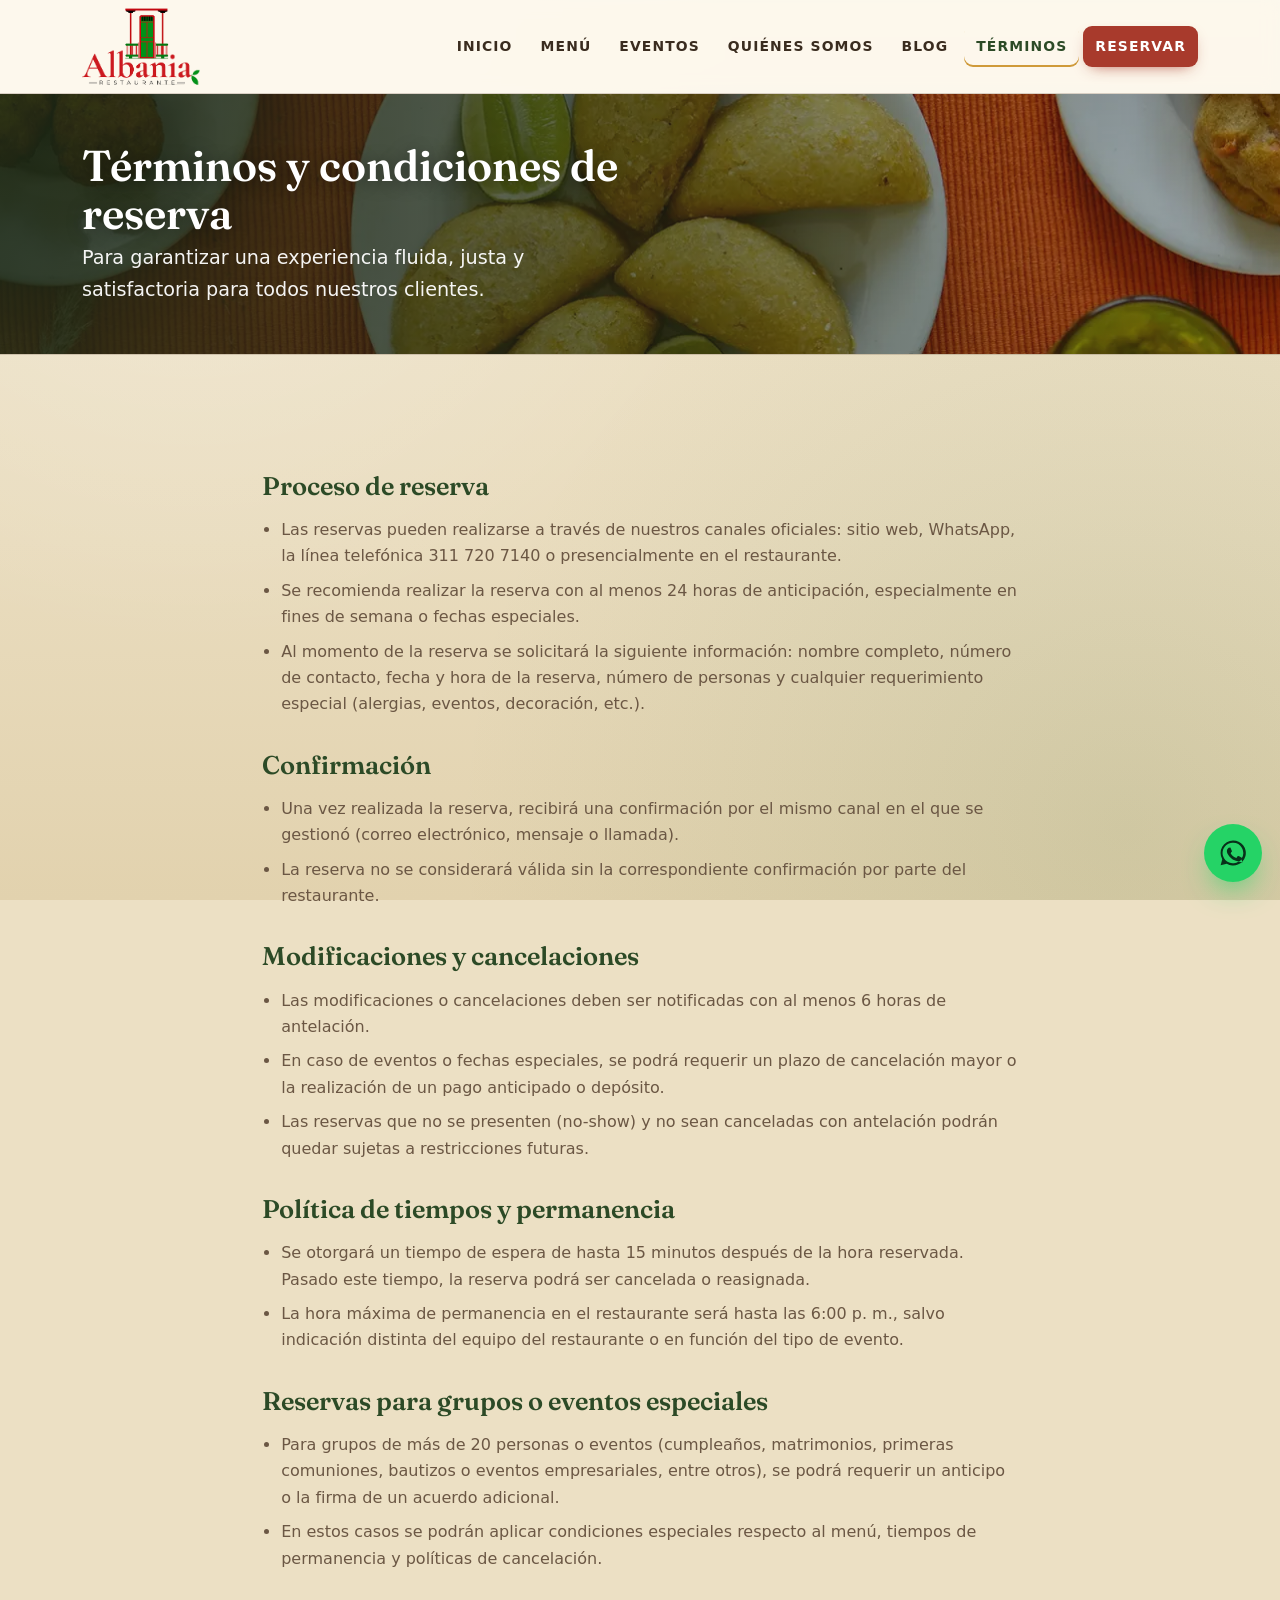
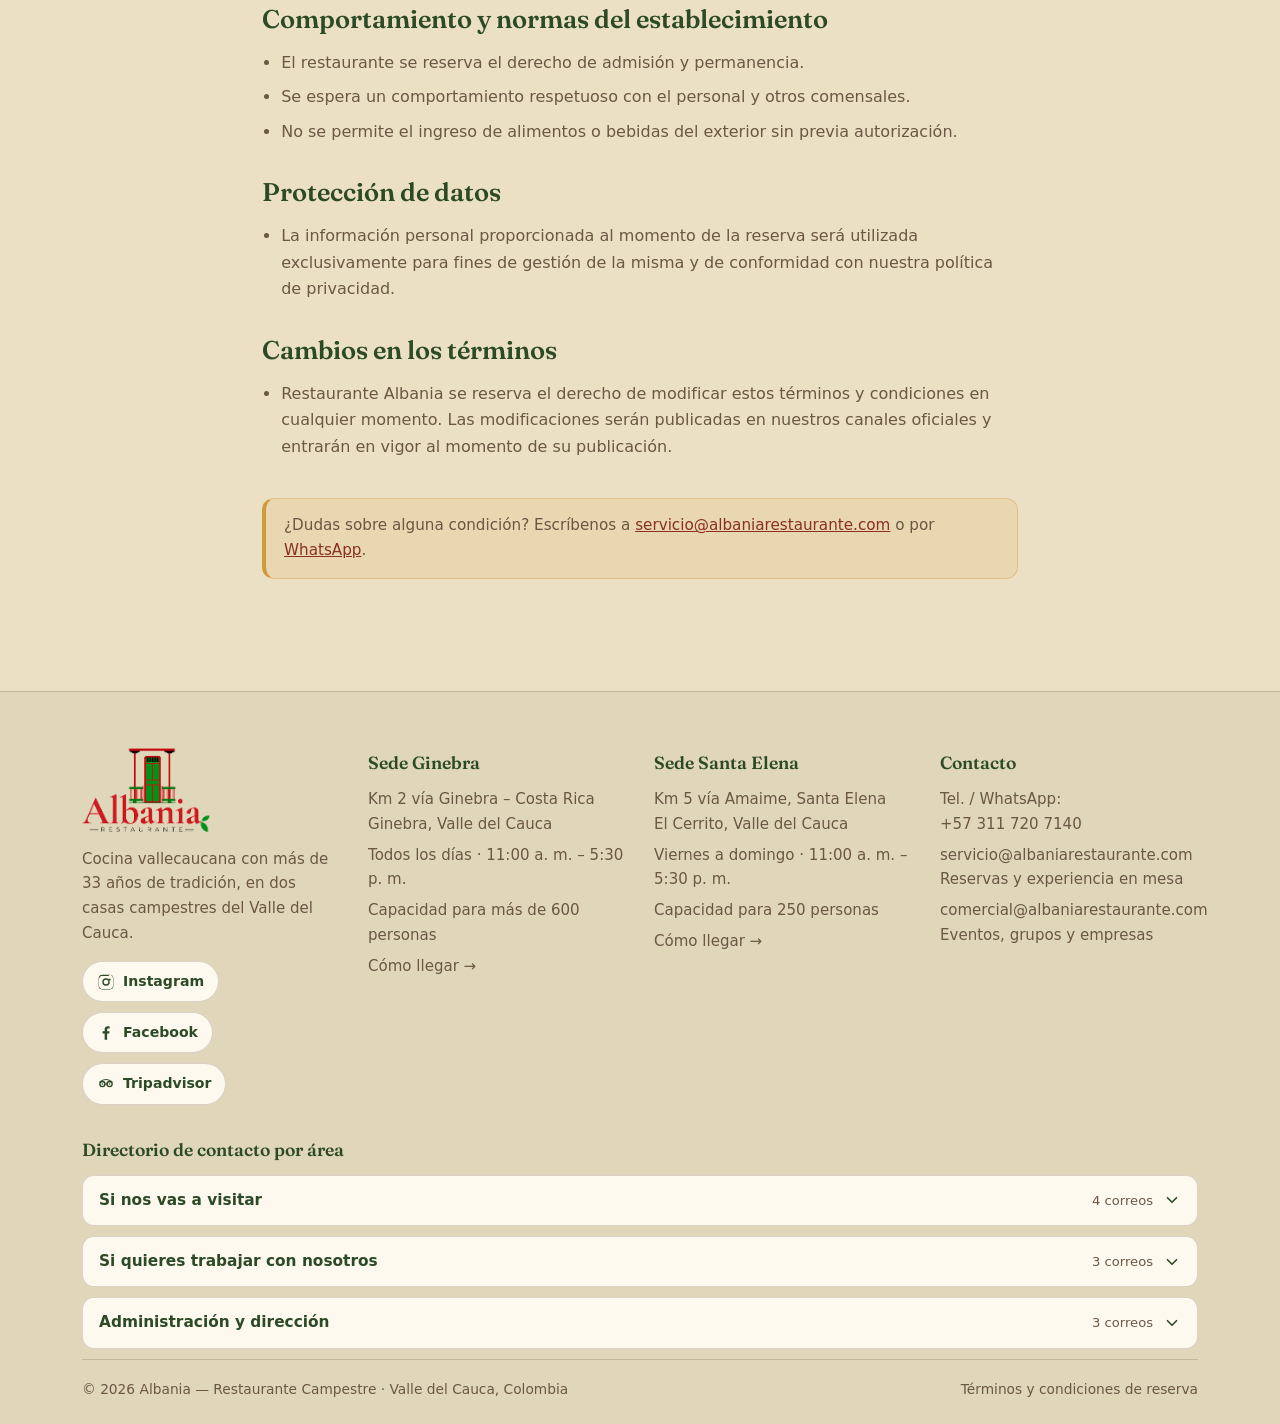
<file: terminos-y-condiciones/index.html>
<!DOCTYPE html>
<html lang="es">
<head>
  <meta charset="UTF-8" />
  <meta name="viewport" content="width=device-width, initial-scale=1" />
  <title>Términos y condiciones de reserva | Albania — Restaurante Campestre</title>
  <meta name="description" content="Condiciones de reserva de Albania Restaurante Campestre: anticipación, confirmación, cancelaciones, tolerancia, grupos y eventos, normas del establecimiento y protección de datos." />
  <meta name="theme-color" content="#3F6B34" />
  <link rel="icon" type="image/png" href="../assets/logo.png" />

  <!-- Provisional: se levanta el noindex cuando el restaurante confirme la carta vigente. -->
  <meta name="robots" content="noindex, follow" />
  <link rel="canonical" href="https://albaniarestaurante.com/terminos-y-condiciones/" />

  <meta property="og:type" content="website" />
  <meta property="og:site_name" content="Albania — Restaurante Campestre" />
  <meta property="og:locale" content="es_CO" />
  <meta property="og:url" content="https://albaniarestaurante.com/terminos-y-condiciones/" />
  <meta property="og:title" content="Términos y condiciones de reserva | Albania — Restaurante Campestre" />
  <meta property="og:description" content="Condiciones de reserva de Albania Restaurante Campestre: anticipación, confirmación, cancelaciones, tolerancia, grupos y eventos, normas del establecimiento y protección de datos." />
  <meta property="og:image" content="https://albaniarestaurante.com/assets/og-image.jpg" />
  <meta property="og:image:secure_url" content="https://albaniarestaurante.com/assets/og-image.jpg" />
  <meta property="og:image:width" content="1200" />
  <meta property="og:image:height" content="630" />
  <meta property="og:image:alt" content="Albania — Restaurante Campestre · Ginebra y Santa Elena, Valle del Cauca" />
  <meta name="twitter:card" content="summary_large_image" />
  <meta name="twitter:title" content="Términos y condiciones de reserva | Albania — Restaurante Campestre" />
  <meta name="twitter:description" content="Condiciones de reserva de Albania Restaurante Campestre: anticipación, confirmación, cancelaciones, tolerancia, grupos y eventos, normas del establecimiento y protección de datos." />
  <meta name="twitter:image" content="https://albaniarestaurante.com/assets/og-image.jpg" />

  <link rel="preconnect" href="https://fonts.googleapis.com" />
  <link rel="preconnect" href="https://fonts.gstatic.com" crossorigin />
  <link href="https://fonts.googleapis.com/css2?family=Fraunces:ital,opsz,wght@0,9..144,400;0,9..144,600;0,9..144,700;1,9..144,500&display=swap" rel="stylesheet" />
  <link rel="stylesheet" href="../styles.css" />

  <script type="application/ld+json">
{
  "@context": "https://schema.org",
  "@graph": [
    {
      "@type": "Organization",
      "@id": "https://albaniarestaurante.com/#organizacion",
      "name": "Albania — Restaurante Campestre",
      "url": "https://albaniarestaurante.com/",
      "logo": "https://albaniarestaurante.com/assets/logo.png",
      "telephone": "+573117207140",
      "sameAs": [
        "https://instagram.com/albaniarestaurante",
        "https://facebook.com/albania.restaurante",
        "https://www.tripadvisor.co/Restaurant_Review-g4068210-d9739303-Reviews-Albania_Restaurante-Ginebra_Valle_del_Cauca_Department.html"
      ]
    }
  ]
}
  </script>
</head>
<body>
  <a class="saltar" href="#contenido">Saltar al contenido</a>
  <header class="cabecera">
    <div class="envoltura cabecera-int">
      <a class="marca" href="/" aria-label="Albania — Restaurante Campestre, inicio">
        <img src="../assets/logo.png" width="295" height="192" alt="Albania — Restaurante Campestre" />
      </a>
      <input class="nav-toggle" type="checkbox" id="menu-nav" hidden />
      <label class="nav-btn" for="menu-nav">
        <svg viewBox="0 0 24 24" width="20" height="20" aria-hidden="true"><path d="M4 7h16M4 12h16M4 17h16" fill="none" stroke="currentColor" stroke-width="2" stroke-linecap="round"/></svg>
        Menú
      </label>
      <nav class="nav" aria-label="Principal">
          <a href="/">Inicio</a>
          <a href="/menu/">Menú</a>
          <a href="/eventos/">Eventos</a>
          <a href="/quienes-somos/">Quiénes somos</a>
          <a href="/blog/">Blog</a>
          <a href="/terminos-y-condiciones/" aria-current="page">Términos</a>
          <a class="btn-reservar-nav" href="/reserva/">Reservar</a>
      </nav>
    </div>
  </header>

  <main id="contenido">
    <section class="portada portada--corta">
      <img src="../assets/separador.webp" width="1800" height="259" fetchpriority="high" decoding="async"
           alt="Jardines campestres de Albania Restaurante" />
      <div class="portada-velo"><div class="envoltura"><div class="portada-txt">
        <h1>Términos y condiciones de reserva</h1>
        <p>Para garantizar una experiencia fluida, justa y satisfactoria para todos nuestros clientes.</p>
      </div></div></div>
    </section>

    <section class="seccion">
      <div class="envoltura" style="max-width:820px">
        <h2 class="titulo-seccion" style="font-size:clamp(1.2rem,2.6vw,1.6rem);margin-top:2rem">Proceso de reserva</h2>
        <ul style="color:var(--tinta-suave);padding-left:1.2rem;display:grid;gap:.5rem">
          <li>Las reservas pueden realizarse a través de nuestros canales oficiales: sitio web, WhatsApp, la línea telefónica 311 720 7140 o presencialmente en el restaurante.</li>
          <li>Se recomienda realizar la reserva con al menos 24 horas de anticipación, especialmente en fines de semana o fechas especiales.</li>
          <li>Al momento de la reserva se solicitará la siguiente información: nombre completo, número de contacto, fecha y hora de la reserva, número de personas y cualquier requerimiento especial (alergias, eventos, decoración, etc.).</li>
        </ul>
        <h2 class="titulo-seccion" style="font-size:clamp(1.2rem,2.6vw,1.6rem);margin-top:2rem">Confirmación</h2>
        <ul style="color:var(--tinta-suave);padding-left:1.2rem;display:grid;gap:.5rem">
          <li>Una vez realizada la reserva, recibirá una confirmación por el mismo canal en el que se gestionó (correo electrónico, mensaje o llamada).</li>
          <li>La reserva no se considerará válida sin la correspondiente confirmación por parte del restaurante.</li>
        </ul>
        <h2 class="titulo-seccion" style="font-size:clamp(1.2rem,2.6vw,1.6rem);margin-top:2rem">Modificaciones y cancelaciones</h2>
        <ul style="color:var(--tinta-suave);padding-left:1.2rem;display:grid;gap:.5rem">
          <li>Las modificaciones o cancelaciones deben ser notificadas con al menos 6 horas de antelación.</li>
          <li>En caso de eventos o fechas especiales, se podrá requerir un plazo de cancelación mayor o la realización de un pago anticipado o depósito.</li>
          <li>Las reservas que no se presenten (no-show) y no sean canceladas con antelación podrán quedar sujetas a restricciones futuras.</li>
        </ul>
        <h2 class="titulo-seccion" style="font-size:clamp(1.2rem,2.6vw,1.6rem);margin-top:2rem">Política de tiempos y permanencia</h2>
        <ul style="color:var(--tinta-suave);padding-left:1.2rem;display:grid;gap:.5rem">
          <li>Se otorgará un tiempo de espera de hasta 15 minutos después de la hora reservada. Pasado este tiempo, la reserva podrá ser cancelada o reasignada.</li>
          <li>La hora máxima de permanencia en el restaurante será hasta las 6:00 p. m., salvo indicación distinta del equipo del restaurante o en función del tipo de evento.</li>
        </ul>
        <h2 class="titulo-seccion" style="font-size:clamp(1.2rem,2.6vw,1.6rem);margin-top:2rem">Reservas para grupos o eventos especiales</h2>
        <ul style="color:var(--tinta-suave);padding-left:1.2rem;display:grid;gap:.5rem">
          <li>Para grupos de más de 20 personas o eventos (cumpleaños, matrimonios, primeras comuniones, bautizos o eventos empresariales, entre otros), se podrá requerir un anticipo o la firma de un acuerdo adicional.</li>
          <li>En estos casos se podrán aplicar condiciones especiales respecto al menú, tiempos de permanencia y políticas de cancelación.</li>
        </ul>
        <h2 class="titulo-seccion" style="font-size:clamp(1.2rem,2.6vw,1.6rem);margin-top:2rem">Comportamiento y normas del establecimiento</h2>
        <ul style="color:var(--tinta-suave);padding-left:1.2rem;display:grid;gap:.5rem">
          <li>El restaurante se reserva el derecho de admisión y permanencia.</li>
          <li>Se espera un comportamiento respetuoso con el personal y otros comensales.</li>
          <li>No se permite el ingreso de alimentos o bebidas del exterior sin previa autorización.</li>
        </ul>
        <h2 class="titulo-seccion" style="font-size:clamp(1.2rem,2.6vw,1.6rem);margin-top:2rem">Protección de datos</h2>
        <ul style="color:var(--tinta-suave);padding-left:1.2rem;display:grid;gap:.5rem">
          <li>La información personal proporcionada al momento de la reserva será utilizada exclusivamente para fines de gestión de la misma y de conformidad con nuestra política de privacidad.</li>
        </ul>
        <h2 class="titulo-seccion" style="font-size:clamp(1.2rem,2.6vw,1.6rem);margin-top:2rem">Cambios en los términos</h2>
        <ul style="color:var(--tinta-suave);padding-left:1.2rem;display:grid;gap:.5rem">
          <li>Restaurante Albania se reserva el derecho de modificar estos términos y condiciones en cualquier momento. Las modificaciones serán publicadas en nuestros canales oficiales y entrarán en vigor al momento de su publicación.</li>
        </ul>
        <p class="aviso" style="margin-top:2.4rem">¿Dudas sobre alguna condición? Escríbenos a
          <a href="mailto:servicio@albaniarestaurante.com">servicio@albaniarestaurante.com</a> o por
          <a href="https://wa.me/573117207140?text=Hola%2C%20tengo%20una%20duda%20sobre%20los%20t%C3%A9rminos%20de%20reserva%20de%20Albania." target="_blank" rel="noopener">WhatsApp</a>.</p>
      </div>
    </section>
  </main>

  <footer class="pie">
    <div class="envoltura">
      <div class="pie-rejilla">
        <div>
          <img class="pie-logo" src="../assets/logo.png" width="295" height="192" alt="Albania — Restaurante Campestre" />
          <p>Cocina vallecaucana con más de 33 años de tradición, en dos casas campestres del Valle del Cauca.</p>
          <div class="redes">
            <a class="red-btn" href="https://instagram.com/albaniarestaurante" target="_blank" rel="noopener"><svg viewBox="0 0 24 24" width="18" height="18" aria-hidden="true"><path fill="currentColor" d="M12 2.2c3.2 0 3.6 0 4.9.07 1.2.06 1.8.25 2.2.42.6.22 1 .48 1.4.9.42.4.68.82.9 1.4.17.4.36 1 .42 2.2.07 1.3.07 1.7.07 4.9s0 3.6-.07 4.9c-.06 1.2-.25 1.8-.42 2.2-.22.6-.48 1-.9 1.4-.4.42-.82.68-1.4.9-.4.17-1 .36-2.2.42-1.3.07-1.7.07-4.9.07s-3.6 0-4.9-.07c-1.2-.06-1.8-.25-2.2-.42-.6-.22-1-.48-1.4-.9-.42-.4-.68-.82-.9-1.4-.17-.4-.36-1-.42-2.2C2.2 15.6 2.2 15.2 2.2 12s0-3.6.07-4.9c.06-1.2.25-1.8.42-2.2.22-.6.48-1 .9-1.4.4-.42.82-.68 1.4-.9.4-.17 1-.36 2.2-.42C8.4 2.2 8.8 2.2 12 2.2zm0 1.8c-3.1 0-3.5 0-4.7.07-1.1.05-1.7.24-2.1.4-.5.2-.9.43-1.3.83-.4.4-.63.8-.83 1.3-.16.4-.35 1-.4 2.1C2.6 8.5 2.6 8.9 2.6 12s0 3.5.07 4.7c.05 1.1.24 1.7.4 2.1.2.5.43.9.83 1.3.4.4.8.63 1.3.83.4.16 1 .35 2.1.4 1.2.07 1.6.07 4.7.07s3.5 0 4.7-.07c1.1-.05 1.7-.24 2.1-.4.5-.2.9-.43 1.3-.83.4-.4.63-.8.83-1.3.16-.4.35-1 .4-2.1.07-1.2.07-1.6.07-4.7s0-3.5-.07-4.7c-.05-1.1-.24-1.7-.4-2.1-.2-.5-.43-.9-.83-1.3-.4-.4-.8-.63-1.3-.83-.4-.16-1-.35-2.1-.4C15.5 4 15.1 4 12 4zm0 3.06A4.94 4.94 0 1 1 12 17a4.94 4.94 0 0 1 0-9.94zm0 1.8a3.14 3.14 0 1 0 0 6.28 3.14 3.14 0 0 0 0-6.28zm5.15-1.4a1.15 1.15 0 1 1 0 2.3 1.15 1.15 0 0 1 0-2.3z"/></svg><span>Instagram</span></a>
            <a class="red-btn" href="https://facebook.com/albania.restaurante" target="_blank" rel="noopener"><svg viewBox="0 0 24 24" width="18" height="18" aria-hidden="true"><path fill="currentColor" d="M13.5 21v-8.2h2.8l.42-3.2H13.5V7.5c0-.93.26-1.56 1.6-1.56h1.7V3.07c-.3-.04-1.3-.13-2.47-.13-2.44 0-4.12 1.49-4.12 4.23v2.36H7.4v3.2h2.8V21z"/></svg><span>Facebook</span></a>
            <a class="red-btn" href="https://www.tripadvisor.co/Restaurant_Review-g4068210-d9739303-Reviews-Albania_Restaurante-Ginebra_Valle_del_Cauca_Department.html" target="_blank" rel="noopener"><svg viewBox="0 0 24 24" width="18" height="18" aria-hidden="true"><circle cx="7.2" cy="12" r="3.4" fill="none" stroke="currentColor" stroke-width="1.8"/><circle cx="16.8" cy="12" r="3.4" fill="none" stroke="currentColor" stroke-width="1.8"/><circle cx="7.2" cy="12" r="1.1" fill="currentColor"/><circle cx="16.8" cy="12" r="1.1" fill="currentColor"/><path d="M10.6 12h2.8M4 9.2C6.2 7 9 6 12 6s5.8 1 8 3.2" fill="none" stroke="currentColor" stroke-width="1.6" stroke-linecap="round"/></svg><span>Tripadvisor</span></a>
          </div>
        </div>

        <div>
          <h3>Sede Ginebra</h3>
          <ul>
            <li>Km 2 vía Ginebra – Costa Rica<br />Ginebra, Valle del Cauca</li>
            <li>Todos los días · 11:00 a. m. – 5:30 p. m.</li>
            <li>Capacidad para más de 600 personas</li>
            <li><a href="https://maps.app.goo.gl/5G6PJcEvPM1ko94FA" target="_blank" rel="noopener">Cómo llegar &rarr;</a></li>
          </ul>
        </div>

        <div>
          <h3>Sede Santa Elena</h3>
          <ul>
            <li>Km 5 vía Amaime, Santa Elena<br />El Cerrito, Valle del Cauca</li>
            <li>Viernes a domingo · 11:00 a. m. – 5:30 p. m.</li>
            <li>Capacidad para 250 personas</li>
            <li><a href="https://maps.app.goo.gl/c9aB7MhHKHei77cu5" target="_blank" rel="noopener">Cómo llegar &rarr;</a></li>
          </ul>
        </div>

        <div>
          <h3>Contacto</h3>
          <ul>
            <li>Tel. / WhatsApp:<br /><a href="tel:+573117207140">+57 311 720 7140</a></li>
            <li><a href="mailto:servicio@albaniarestaurante.com">servicio@albaniarestaurante.com</a><br />Reservas y experiencia en mesa</li>
            <li><a href="mailto:comercial@albaniarestaurante.com">comercial@albaniarestaurante.com</a><br />Eventos, grupos y empresas</li>
          </ul>
        </div>
      </div>

      <h3 style="margin-bottom:.7rem">Directorio de contacto por área</h3>
      <details class="dir-acc">
        <summary class="dir-sum"><span class="dir-sum-txt">Si nos vas a visitar</span><span class="dir-count">4 correos</span><svg class="dir-chev" viewBox="0 0 24 24" width="18" height="18" aria-hidden="true"><path d="M6 9l6 6 6-6" fill="none" stroke="currentColor" stroke-width="2.2" stroke-linecap="round" stroke-linejoin="round"/></svg></summary>
        <ul class="dir-list">
          <li><a class="dir-mail" href="mailto:servicio@albaniarestaurante.com">servicio@albaniarestaurante.com</a><span class="dir-desc">Reservas del día a día, sugerencias y comentarios sobre tu experiencia en la mesa.</span></li>
          <li><a class="dir-mail" href="mailto:comercial@albaniarestaurante.com">comercial@albaniarestaurante.com</a><span class="dir-desc">Eventos, grupos y empresas: cotizaciones, disponibilidad de salones y celebraciones.</span></li>
          <li><a class="dir-mail" href="mailto:admonginebra@albaniarestaurante.com">admonginebra@albaniarestaurante.com</a><span class="dir-desc">Administración de la sede Ginebra: temas puntuales de esa casa y objetos olvidados.</span></li>
          <li><a class="dir-mail" href="mailto:admonsantaelena@albaniarestaurante.com">admonsantaelena@albaniarestaurante.com</a><span class="dir-desc">Lo mismo, para la sede Santa Elena, en El Cerrito.</span></li>
        </ul>
      </details>
      <details class="dir-acc">
        <summary class="dir-sum"><span class="dir-sum-txt">Si quieres trabajar con nosotros</span><span class="dir-count">3 correos</span><svg class="dir-chev" viewBox="0 0 24 24" width="18" height="18" aria-hidden="true"><path d="M6 9l6 6 6-6" fill="none" stroke="currentColor" stroke-width="2.2" stroke-linecap="round" stroke-linejoin="round"/></svg></summary>
        <ul class="dir-list">
          <li><a class="dir-mail" href="mailto:compras@albaniarestaurante.com">compras@albaniarestaurante.com</a><span class="dir-desc">Proveedores nuevos, portafolios y cotizaciones de insumos.</span></li>
          <li><a class="dir-mail" href="mailto:bodega@albaniarestaurante.com">bodega@albaniarestaurante.com</a><span class="dir-desc">Coordinación de entregas: remisiones, horarios de descargue y recepción de mercancía.</span></li>
          <li><a class="dir-mail" href="mailto:proyectos@albaniarestaurante.com">proyectos@albaniarestaurante.com</a><span class="dir-desc">Obras, adecuaciones, alianzas y proyectos de expansión.</span></li>
        </ul>
      </details>
      <details class="dir-acc">
        <summary class="dir-sum"><span class="dir-sum-txt">Administración y dirección</span><span class="dir-count">3 correos</span><svg class="dir-chev" viewBox="0 0 24 24" width="18" height="18" aria-hidden="true"><path d="M6 9l6 6 6-6" fill="none" stroke="currentColor" stroke-width="2.2" stroke-linecap="round" stroke-linejoin="round"/></svg></summary>
        <ul class="dir-list">
          <li><a class="dir-mail" href="mailto:contabilidad@albaniarestaurante.com">contabilidad@albaniarestaurante.com</a><span class="dir-desc">Facturación electrónica, datos tributarios, cartera y pagos.</span></li>
          <li><a class="dir-mail" href="mailto:gerencia@albaniarestaurante.com">gerencia@albaniarestaurante.com</a><span class="dir-desc">Gerencia general: propuestas institucionales, prensa y asuntos que requieran escalamiento.</span></li>
          <li><a class="dir-mail" href="mailto:direcciones@albaniarestaurante.com">direcciones@albaniarestaurante.com</a><span class="dir-desc">Dirección de la compañía: asuntos societarios y decisiones estratégicas.</span></li>
        </ul>
      </details>

      <div class="pie-legal">
        <span>&copy; <span id="anio">2026</span> Albania — Restaurante Campestre · Valle del Cauca, Colombia</span>
        <span><a href="/terminos-y-condiciones/">Términos y condiciones de reserva</a></span>
      </div>
    </div>
  </footer>

  <a class="wa-flotante" href="https://wa.me/573117207140?text=Hola%2C%20quiero%20informaci%C3%B3n%20sobre%20Albania%20Restaurante%20Campestre." target="_blank" rel="noopener" aria-label="Escríbenos por WhatsApp">
    <svg viewBox="0 0 24 24" width="30" height="30" aria-hidden="true"><path fill="currentColor" d="M12 2a10 10 0 0 0-8.6 15l-1.3 4.8 4.9-1.3A10 10 0 1 0 12 2zm0 1.8a8.2 8.2 0 0 1 6.9 12.6l-.2.3.8 2.8-2.9-.8-.3.2A8.2 8.2 0 1 1 12 3.8zm-3.1 4c-.2 0-.5.07-.8.36s-1 1-1 2.4 1.05 2.76 1.2 2.95c.14.2 2 3.17 4.98 4.32 2.47.95 2.97.76 3.5.71.53-.05 1.72-.7 1.96-1.38.24-.68.24-1.26.17-1.38-.07-.12-.26-.2-.55-.34-.29-.15-1.72-.85-1.98-.95-.27-.1-.46-.15-.65.14-.2.29-.75.94-.92 1.13-.17.2-.34.22-.63.07-.29-.14-1.22-.45-2.33-1.44-.86-.77-1.44-1.72-1.6-2.01-.17-.29-.02-.45.12-.6.13-.13.29-.34.44-.51.14-.17.19-.29.29-.48.1-.2.05-.36-.02-.51-.07-.14-.65-1.57-.9-2.15-.23-.56-.47-.48-.65-.49z"/></svg>
  </a>

  <script>document.getElementById('anio').textContent = new Date().getFullYear();</script>
</body>
</html>
</file>
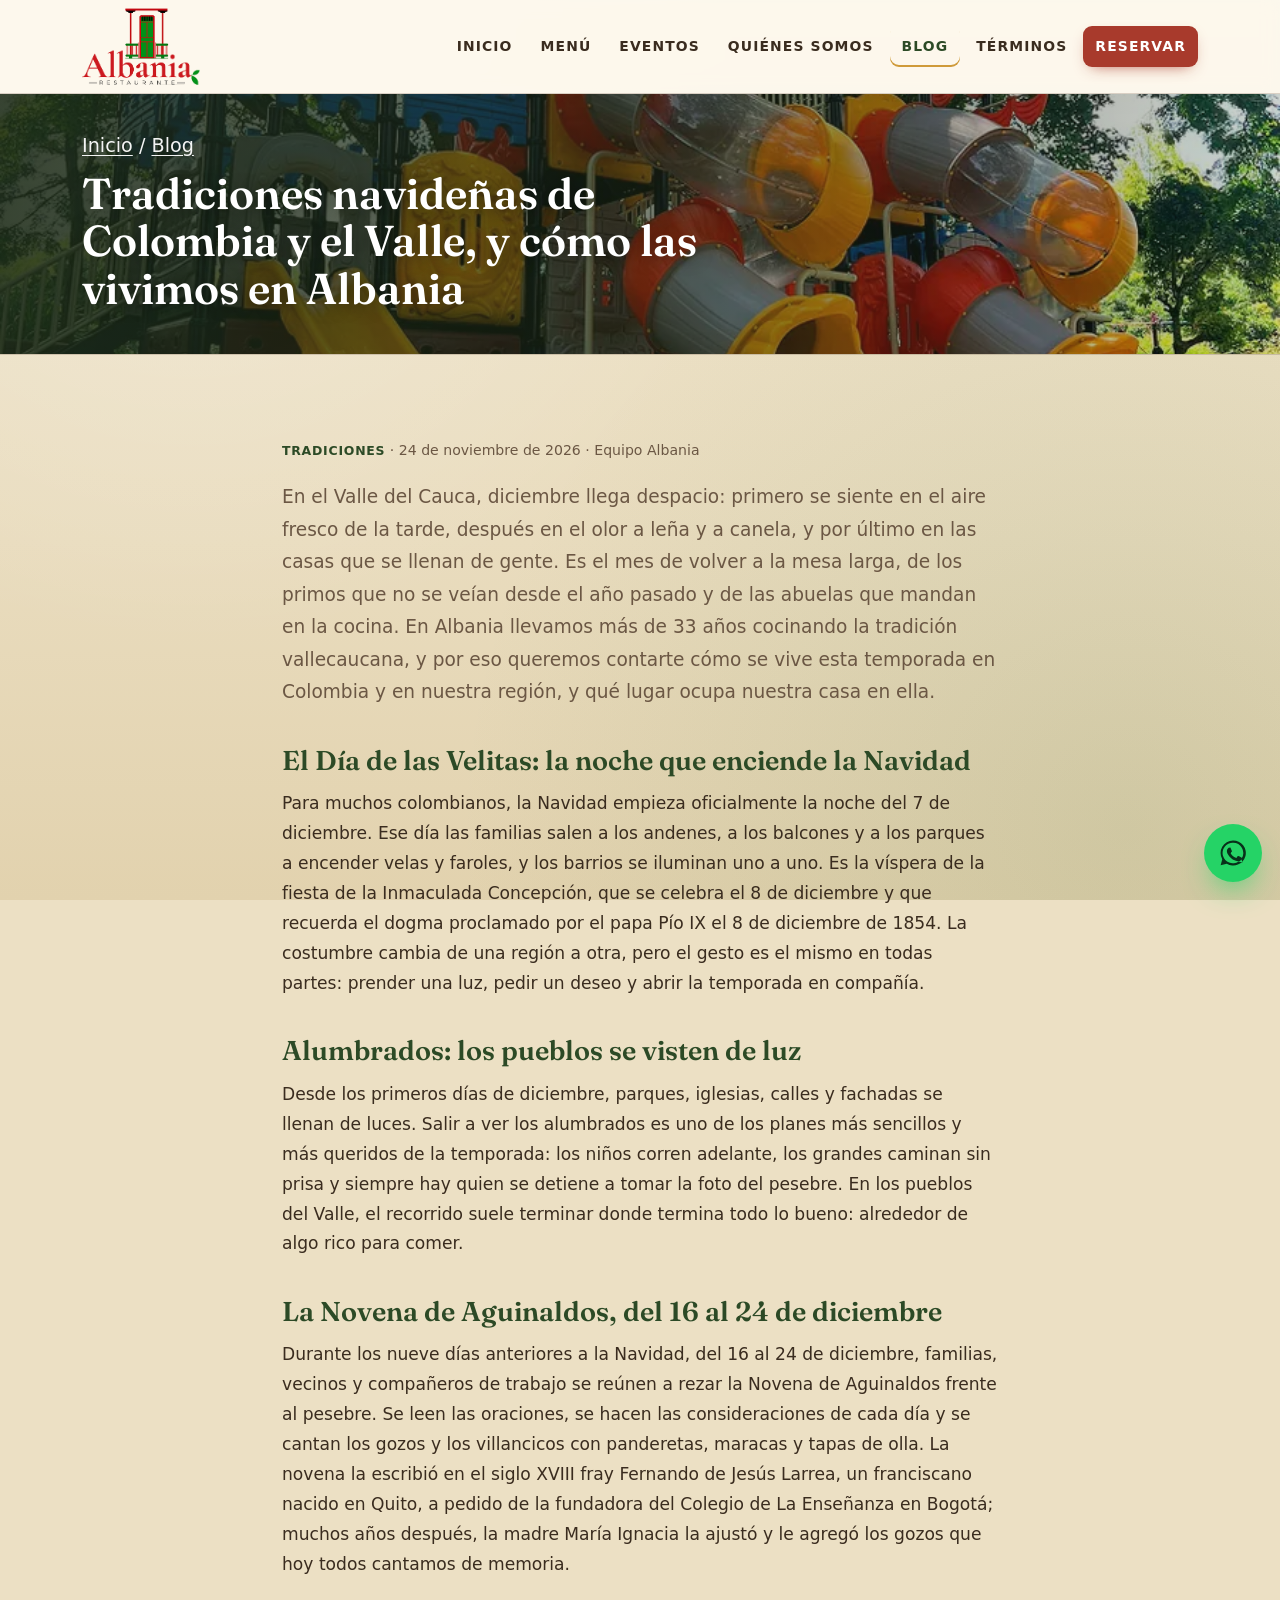
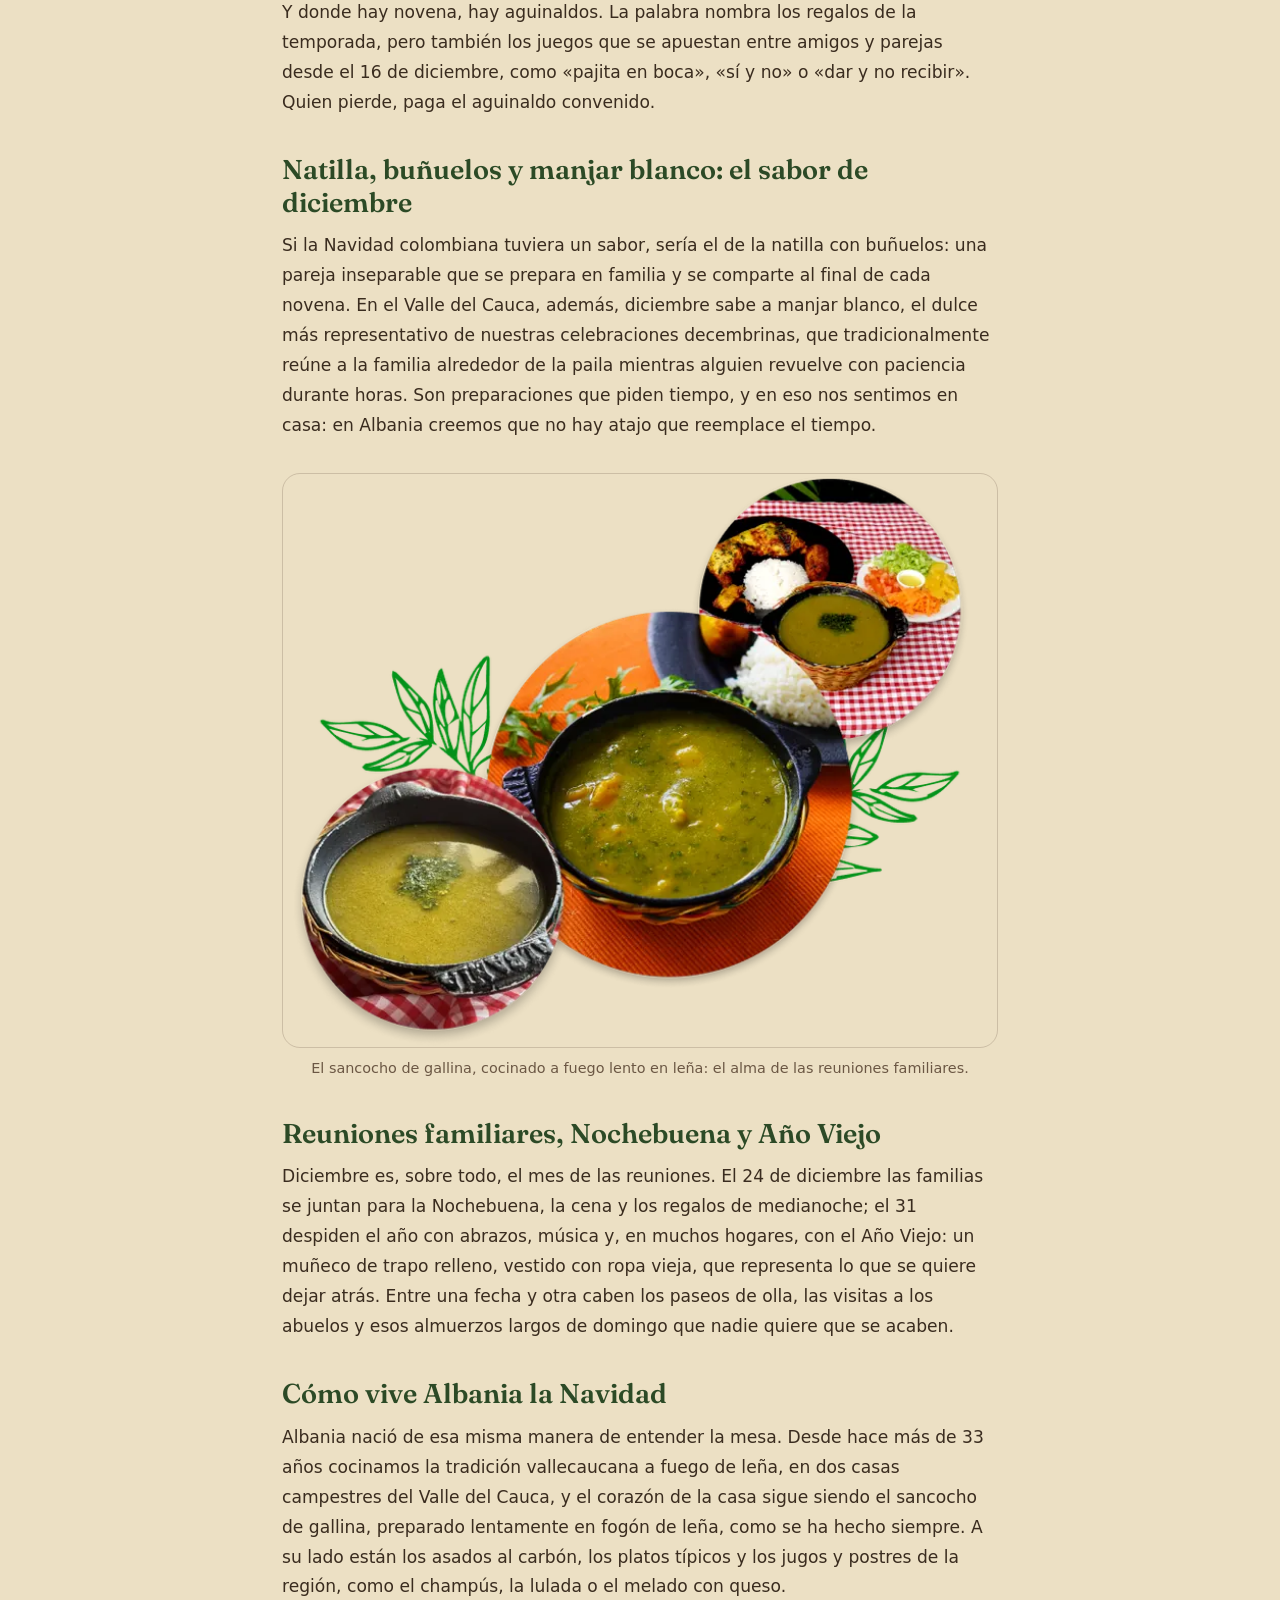
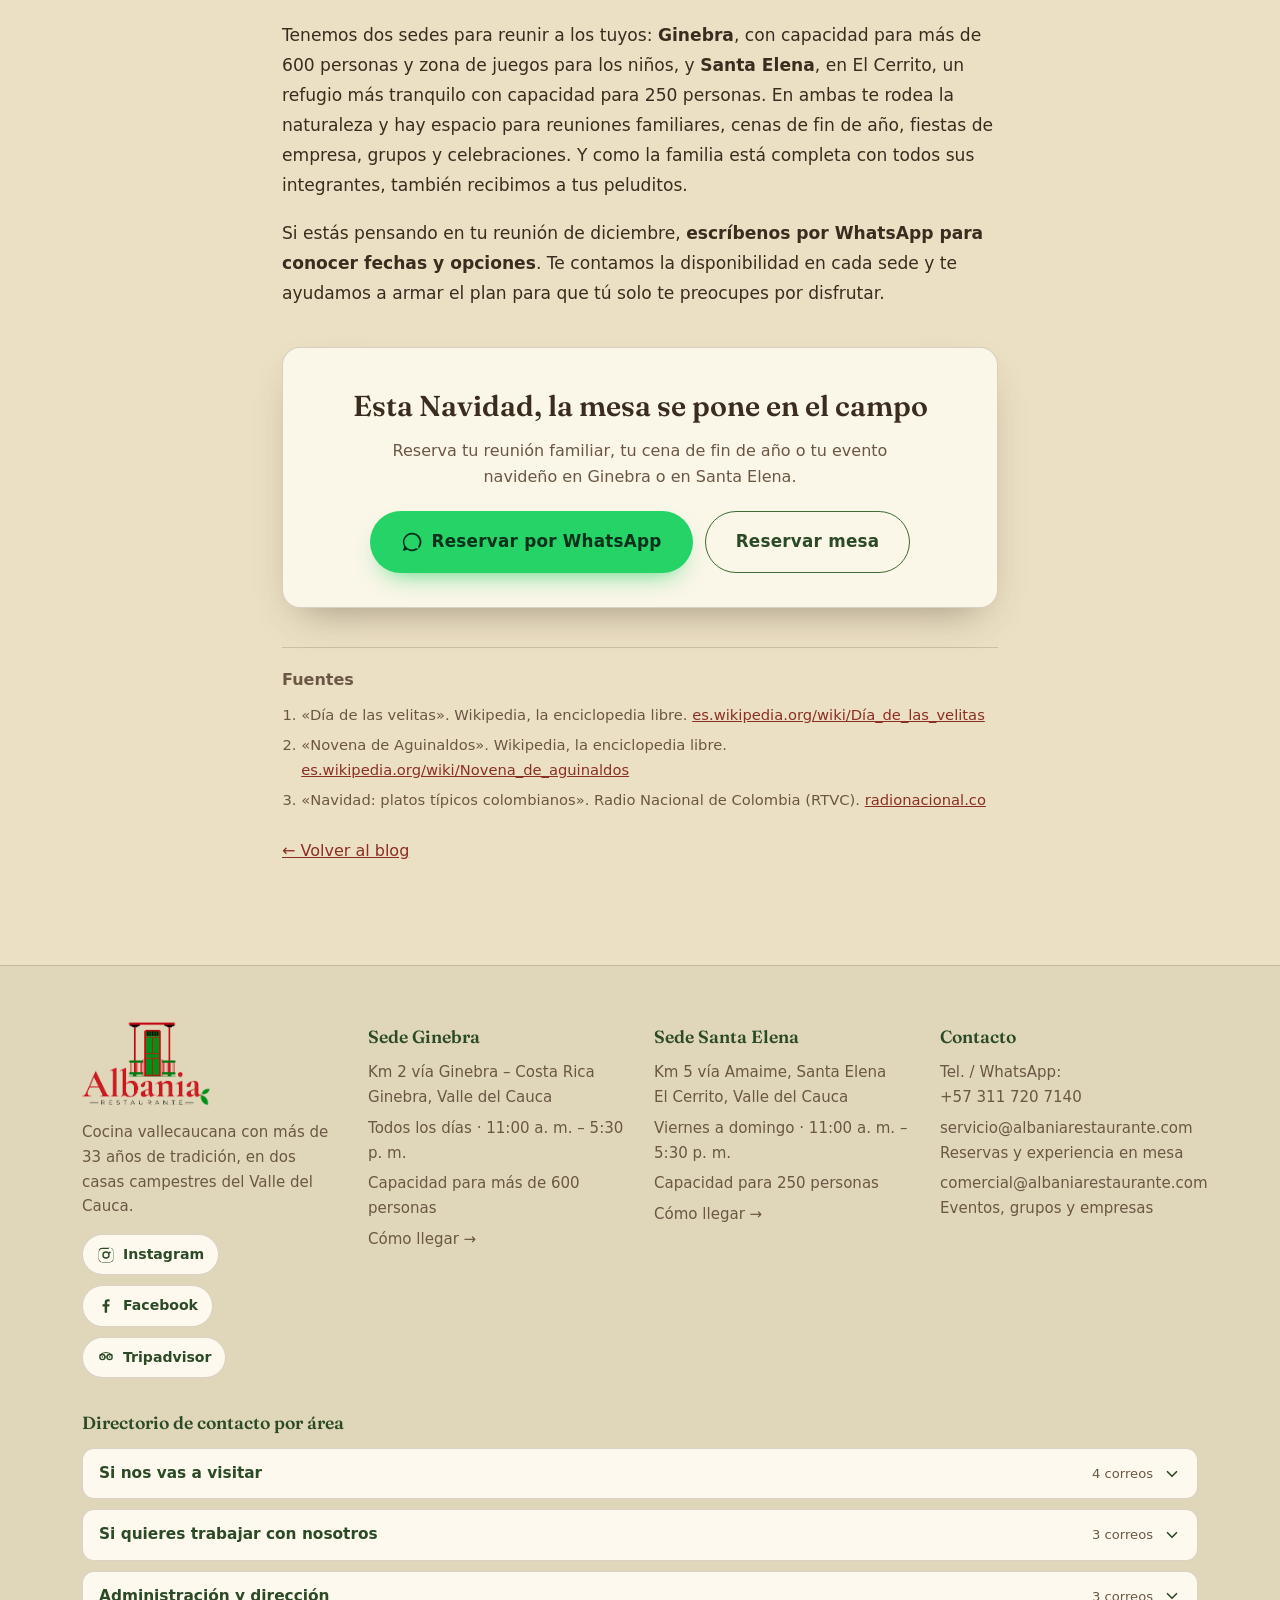
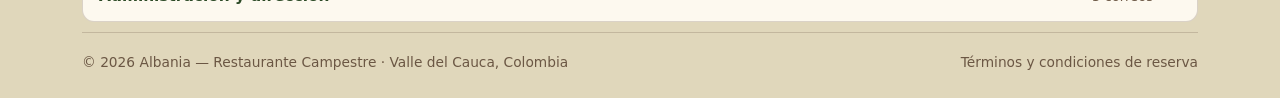
<file: blog/tradiciones-navidenas-en-albania/index.html>
<!DOCTYPE html>
<html lang="es">
<head>
  <meta charset="UTF-8" />
  <meta name="viewport" content="width=device-width, initial-scale=1" />
  <title>Tradiciones navideñas en Colombia y el Valle del Cauca | Blog de Albania</title>
  <meta name="description" content="Velitas, novena de aguinaldos, natilla, buñuelos, manjar blanco y Año Viejo: así se vive la Navidad en Colombia y el Valle, y así la celebramos en Albania, a fuego de leña." />
  <meta name="theme-color" content="#3F6B34" />
  <link rel="icon" type="image/png" href="../../assets/logo.png" />

  <!-- Provisional: se levanta el noindex cuando el restaurante confirme la carta vigente (igual que el resto del sitio). -->
  <meta name="robots" content="noindex, follow" />
  <link rel="canonical" href="https://albaniarestaurante.com/blog/tradiciones-navidenas-en-albania/" />

  <meta property="og:type" content="article" />
  <meta property="og:site_name" content="Albania — Restaurante Campestre" />
  <meta property="og:locale" content="es_CO" />
  <meta property="og:url" content="https://albaniarestaurante.com/blog/tradiciones-navidenas-en-albania/" />
  <meta property="og:title" content="Tradiciones navideñas en Colombia y el Valle del Cauca | Blog de Albania" />
  <meta property="og:description" content="Velitas, novena de aguinaldos, natilla, buñuelos, manjar blanco y Año Viejo: así se vive la Navidad en Colombia y el Valle, y así la celebramos en Albania, a fuego de leña." />
  <meta property="og:image" content="https://albaniarestaurante.com/assets/og-image.jpg" />
  <meta property="og:image:secure_url" content="https://albaniarestaurante.com/assets/og-image.jpg" />
  <meta property="og:image:type" content="image/jpeg" />
  <meta property="og:image:width" content="1200" />
  <meta property="og:image:height" content="630" />
  <meta property="og:image:alt" content="Albania — Restaurante Campestre · Navidad en el Valle del Cauca" />
  <meta name="twitter:card" content="summary_large_image" />
  <meta name="twitter:title" content="Tradiciones navideñas en Colombia y el Valle del Cauca | Blog de Albania" />
  <meta name="twitter:description" content="Velitas, novena de aguinaldos, natilla, buñuelos, manjar blanco y Año Viejo: así se vive la Navidad en Colombia y el Valle, y así la celebramos en Albania, a fuego de leña." />
  <meta name="twitter:image" content="https://albaniarestaurante.com/assets/og-image.jpg" />
  <meta property="article:published_time" content="2026-11-24T08:00:00-05:00" />
  <meta property="article:section" content="Tradiciones" />

  <link rel="preconnect" href="https://fonts.googleapis.com" />
  <link rel="preconnect" href="https://fonts.gstatic.com" crossorigin />
  <link href="https://fonts.googleapis.com/css2?family=Fraunces:ital,opsz,wght@0,9..144,400;0,9..144,600;0,9..144,700;1,9..144,500&display=swap" rel="stylesheet" />
  <link rel="stylesheet" href="../../styles.css" />
  <link rel="stylesheet" href="/blog/blog.css" />

  <script type="application/ld+json">
{
  "@context": "https://schema.org",
  "@graph": [
    {
      "@type": "BlogPosting",
      "@id": "https://albaniarestaurante.com/blog/tradiciones-navidenas-en-albania/#entrada",
      "headline": "Tradiciones navideñas de Colombia y el Valle, y cómo las vivimos en Albania",
      "description": "Velitas, novena de aguinaldos, natilla, buñuelos, manjar blanco y Año Viejo: así se vive la Navidad en Colombia y el Valle, y así la celebramos en Albania, a fuego de leña.",
      "inLanguage": "es-CO",
      "datePublished": "2026-11-24",
      "dateModified": "2026-11-24",
      "image": {
        "@type": "ImageObject",
        "url": "https://albaniarestaurante.com/assets/og-image.jpg",
        "width": 1200,
        "height": 630
      },
      "url": "https://albaniarestaurante.com/blog/tradiciones-navidenas-en-albania/",
      "mainEntityOfPage": {
        "@type": "WebPage",
        "@id": "https://albaniarestaurante.com/blog/tradiciones-navidenas-en-albania/"
      },
      "author": {
        "@type": "Organization",
        "name": "Equipo Albania — Restaurante Campestre",
        "url": "https://albaniarestaurante.com/"
      },
      "publisher": {
        "@type": "Restaurant",
        "@id": "https://albaniarestaurante.com/#sede-ginebra",
        "name": "Albania — Restaurante Campestre",
        "url": "https://albaniarestaurante.com/",
        "logo": {
          "@type": "ImageObject",
          "url": "https://albaniarestaurante.com/assets/logo.png",
          "width": 295,
          "height": 192
        },
        "image": "https://albaniarestaurante.com/assets/og-image.jpg",
        "servesCuisine": [
          "Colombiana",
          "Vallecaucana"
        ],
        "address": {
          "@type": "PostalAddress",
          "addressLocality": "Ginebra",
          "addressRegion": "Valle del Cauca",
          "addressCountry": "CO"
        }
      },
      "isPartOf": {
        "@type": "Blog",
        "@id": "https://albaniarestaurante.com/blog/#blog",
        "name": "Blog de Albania",
        "url": "https://albaniarestaurante.com/blog/"
      },
      "articleSection": "Tradiciones",
      "keywords": "tradiciones navideñas Colombia, Valle del Cauca, Día de las Velitas, Novena de Aguinaldos, natilla, buñuelos, manjar blanco, Año Viejo, restaurante campestre Ginebra",
      "wordCount": 876
    },
    {
      "@type": "BreadcrumbList",
      "itemListElement": [
        {
          "@type": "ListItem",
          "position": 1,
          "name": "Inicio",
          "item": "https://albaniarestaurante.com/"
        },
        {
          "@type": "ListItem",
          "position": 2,
          "name": "Blog",
          "item": "https://albaniarestaurante.com/blog/"
        },
        {
          "@type": "ListItem",
          "position": 3,
          "name": "Tradiciones navideñas",
          "item": "https://albaniarestaurante.com/blog/tradiciones-navidenas-en-albania/"
        }
      ]
    }
  ]
}
  </script>
</head>
<body>
  <a class="saltar" href="#contenido">Saltar al contenido</a>
  <header class="cabecera">
    <div class="envoltura cabecera-int">
      <a class="marca" href="/" aria-label="Albania — Restaurante Campestre, inicio">
        <img src="../../assets/logo.png" width="295" height="192" alt="Albania — Restaurante Campestre" />
      </a>
      <input class="nav-toggle" type="checkbox" id="menu-nav" hidden />
      <label class="nav-btn" for="menu-nav">
        <svg viewBox="0 0 24 24" width="20" height="20" aria-hidden="true"><path d="M4 7h16M4 12h16M4 17h16" fill="none" stroke="currentColor" stroke-width="2" stroke-linecap="round"/></svg>
        Menú
      </label>
      <nav class="nav" aria-label="Principal">
          <a href="/">Inicio</a>
          <a href="/menu/">Menú</a>
          <a href="/eventos/">Eventos</a>
          <a href="/quienes-somos/">Quiénes somos</a>
          <a href="/blog/" aria-current="page">Blog</a>
          <a href="/terminos-y-condiciones/">Términos</a>
          <a class="btn-reservar-nav" href="/reserva/">Reservar</a>
      </nav>
    </div>
  </header>

  <main id="contenido">
    <section class="portada portada--corta">
      <img src="../../assets/ginebra-1.webp" width="900" height="572" fetchpriority="high" decoding="async"
           alt="Casona campestre de Albania en Ginebra, Valle del Cauca" />
      <div class="portada-velo"><div class="envoltura"><div class="portada-txt">
        <p class="blog-migas"><a href="/">Inicio</a> <span aria-hidden="true">/</span> <a href="/blog/">Blog</a></p>
        <h1>Tradiciones navideñas de Colombia y el Valle, y cómo las vivimos en Albania</h1>
      </div></div></div>
    </section>

    <article class="seccion articulo">
      <div class="envoltura articulo-envoltura">
        <p class="articulo-meta"><span>Tradiciones</span> · <time datetime="2026-11-24">24 de noviembre de 2026</time> · Equipo Albania</p>

        <div class="articulo-cuerpo">
          <p class="articulo-entrada">En el Valle del Cauca, diciembre llega despacio: primero se siente en el aire fresco de la tarde, después en el olor a leña y a canela, y por último en las casas que se llenan de gente. Es el mes de volver a la mesa larga, de los primos que no se veían desde el año pasado y de las abuelas que mandan en la cocina. En Albania llevamos más de 33 años cocinando la tradición vallecaucana, y por eso queremos contarte cómo se vive esta temporada en Colombia y en nuestra región, y qué lugar ocupa nuestra casa en ella.</p>

          <h2>El Día de las Velitas: la noche que enciende la Navidad</h2>
          <p>Para muchos colombianos, la Navidad empieza oficialmente la noche del 7 de diciembre. Ese día las familias salen a los andenes, a los balcones y a los parques a encender velas y faroles, y los barrios se iluminan uno a uno. Es la víspera de la fiesta de la Inmaculada Concepción, que se celebra el 8 de diciembre y que recuerda el dogma proclamado por el papa Pío IX el 8 de diciembre de 1854. La costumbre cambia de una región a otra, pero el gesto es el mismo en todas partes: prender una luz, pedir un deseo y abrir la temporada en compañía.</p>

          <h2>Alumbrados: los pueblos se visten de luz</h2>
          <p>Desde los primeros días de diciembre, parques, iglesias, calles y fachadas se llenan de luces. Salir a ver los alumbrados es uno de los planes más sencillos y más queridos de la temporada: los niños corren adelante, los grandes caminan sin prisa y siempre hay quien se detiene a tomar la foto del pesebre. En los pueblos del Valle, el recorrido suele terminar donde termina todo lo bueno: alrededor de algo rico para comer.</p>

          <h2>La Novena de Aguinaldos, del 16 al 24 de diciembre</h2>
          <p>Durante los nueve días anteriores a la Navidad, del 16 al 24 de diciembre, familias, vecinos y compañeros de trabajo se reúnen a rezar la Novena de Aguinaldos frente al pesebre. Se leen las oraciones, se hacen las consideraciones de cada día y se cantan los gozos y los villancicos con panderetas, maracas y tapas de olla. La novena la escribió en el siglo XVIII fray Fernando de Jesús Larrea, un franciscano nacido en Quito, a pedido de la fundadora del Colegio de La Enseñanza en Bogotá; muchos años después, la madre María Ignacia la ajustó y le agregó los gozos que hoy todos cantamos de memoria.</p>
          <p>Y donde hay novena, hay aguinaldos. La palabra nombra los regalos de la temporada, pero también los juegos que se apuestan entre amigos y parejas desde el 16 de diciembre, como «pajita en boca», «sí y no» o «dar y no recibir». Quien pierde, paga el aguinaldo convenido.</p>

          <h2>Natilla, buñuelos y manjar blanco: el sabor de diciembre</h2>
          <p>Si la Navidad colombiana tuviera un sabor, sería el de la natilla con buñuelos: una pareja inseparable que se prepara en familia y se comparte al final de cada novena. En el Valle del Cauca, además, diciembre sabe a manjar blanco, el dulce más representativo de nuestras celebraciones decembrinas, que tradicionalmente reúne a la familia alrededor de la paila mientras alguien revuelve con paciencia durante horas. Son preparaciones que piden tiempo, y en eso nos sentimos en casa: en Albania creemos que no hay atajo que reemplace el tiempo.</p>

          <figure class="articulo-figura">
            <img src="../../assets/plato-sancocho.webp" width="700" height="562" loading="lazy" decoding="async"
                 alt="Sancocho de gallina cocinado a fuego de leña en Albania Restaurante Campestre" />
            <figcaption>El sancocho de gallina, cocinado a fuego lento en leña: el alma de las reuniones familiares.</figcaption>
          </figure>

          <h2>Reuniones familiares, Nochebuena y Año Viejo</h2>
          <p>Diciembre es, sobre todo, el mes de las reuniones. El 24 de diciembre las familias se juntan para la Nochebuena, la cena y los regalos de medianoche; el 31 despiden el año con abrazos, música y, en muchos hogares, con el Año Viejo: un muñeco de trapo relleno, vestido con ropa vieja, que representa lo que se quiere dejar atrás. Entre una fecha y otra caben los paseos de olla, las visitas a los abuelos y esos almuerzos largos de domingo que nadie quiere que se acaben.</p>

          <h2>Cómo vive Albania la Navidad</h2>
          <p>Albania nació de esa misma manera de entender la mesa. Desde hace más de 33 años cocinamos la tradición vallecaucana a fuego de leña, en dos casas campestres del Valle del Cauca, y el corazón de la casa sigue siendo el sancocho de gallina, preparado lentamente en fogón de leña, como se ha hecho siempre. A su lado están los asados al carbón, los platos típicos y los jugos y postres de la región, como el champús, la lulada o el melado con queso.</p>
          <p>Tenemos dos sedes para reunir a los tuyos: <strong>Ginebra</strong>, con capacidad para más de 600 personas y zona de juegos para los niños, y <strong>Santa Elena</strong>, en El Cerrito, un refugio más tranquilo con capacidad para 250 personas. En ambas te rodea la naturaleza y hay espacio para reuniones familiares, cenas de fin de año, fiestas de empresa, grupos y celebraciones. Y como la familia está completa con todos sus integrantes, también recibimos a tus peluditos.</p>
          <p>Si estás pensando en tu reunión de diciembre, <strong>escríbenos por WhatsApp para conocer fechas y opciones</strong>. Te contamos la disponibilidad en cada sede y te ayudamos a armar el plan para que tú solo te preocupes por disfrutar.</p>
          <!-- FIN-CUERPO -->
        </div>

        <aside class="articulo-cta" aria-labelledby="titulo-cta">
          <h2 id="titulo-cta">Esta Navidad, la mesa se pone en el campo</h2>
          <p>Reserva tu reunión familiar, tu cena de fin de año o tu evento navideño en Ginebra o en Santa Elena.</p>
          <div class="acciones">
            <a class="btn btn-wa btn-grande" href="https://wa.me/573117207140?text=Hola%2C%20quiero%20informaci%C3%B3n%20para%20reservar%20una%20cena%20de%20fin%20de%20a%C3%B1o%20o%20un%20evento%20navide%C3%B1o%20en%20Albania." target="_blank" rel="noopener"><svg viewBox="0 0 24 24" width="22" height="22" aria-hidden="true"><path fill="currentColor" d="M12 2a10 10 0 0 0-8.6 15l-1.3 4.8 4.9-1.3A10 10 0 1 0 12 2zm0 1.8a8.2 8.2 0 0 1 6.9 12.6l-.2.3.8 2.8-2.9-.8-.3.2A8.2 8.2 0 1 1 12 3.8z"/></svg> Reservar por WhatsApp</a>
            <a class="btn btn-secundario btn-grande" href="/reserva/">Reservar mesa</a>
          </div>
        </aside>

        <section class="articulo-fuentes" aria-labelledby="titulo-fuentes">
          <h2 id="titulo-fuentes">Fuentes</h2>
          <ol>
            <li>«Día de las velitas». Wikipedia, la enciclopedia libre. <a href="https://es.wikipedia.org/wiki/D%C3%ADa_de_las_velitas" target="_blank" rel="noopener">es.wikipedia.org/wiki/Día_de_las_velitas</a></li>
            <li>«Novena de Aguinaldos». Wikipedia, la enciclopedia libre. <a href="https://es.wikipedia.org/wiki/Novena_de_aguinaldos" target="_blank" rel="noopener">es.wikipedia.org/wiki/Novena_de_aguinaldos</a></li>
            <li>«Navidad: platos típicos colombianos». Radio Nacional de Colombia (RTVC). <a href="https://www.radionacional.co/cultura/gastronomia/navidad-platos-tipicos-colombianos-gastronomia" target="_blank" rel="noopener">radionacional.co</a></li>
          </ol>
        </section>

        <p class="articulo-volver"><a href="/blog/">&larr; Volver al blog</a></p>
      </div>
    </article>
  </main>


  <footer class="pie">
    <div class="envoltura">
      <div class="pie-rejilla">
        <div>
          <img class="pie-logo" src="../../assets/logo.png" width="295" height="192" alt="Albania — Restaurante Campestre" />
          <p>Cocina vallecaucana con más de 33 años de tradición, en dos casas campestres del Valle del Cauca.</p>
          <div class="redes">
            <a class="red-btn" href="https://instagram.com/albaniarestaurante" target="_blank" rel="noopener"><svg viewBox="0 0 24 24" width="18" height="18" aria-hidden="true"><path fill="currentColor" d="M12 2.2c3.2 0 3.6 0 4.9.07 1.2.06 1.8.25 2.2.42.6.22 1 .48 1.4.9.42.4.68.82.9 1.4.17.4.36 1 .42 2.2.07 1.3.07 1.7.07 4.9s0 3.6-.07 4.9c-.06 1.2-.25 1.8-.42 2.2-.22.6-.48 1-.9 1.4-.4.42-.82.68-1.4.9-.4.17-1 .36-2.2.42-1.3.07-1.7.07-4.9.07s-3.6 0-4.9-.07c-1.2-.06-1.8-.25-2.2-.42-.6-.22-1-.48-1.4-.9-.42-.4-.68-.82-.9-1.4-.17-.4-.36-1-.42-2.2C2.2 15.6 2.2 15.2 2.2 12s0-3.6.07-4.9c.06-1.2.25-1.8.42-2.2.22-.6.48-1 .9-1.4.4-.42.82-.68 1.4-.9.4-.17 1-.36 2.2-.42C8.4 2.2 8.8 2.2 12 2.2zm0 1.8c-3.1 0-3.5 0-4.7.07-1.1.05-1.7.24-2.1.4-.5.2-.9.43-1.3.83-.4.4-.63.8-.83 1.3-.16.4-.35 1-.4 2.1C2.6 8.5 2.6 8.9 2.6 12s0 3.5.07 4.7c.05 1.1.24 1.7.4 2.1.2.5.43.9.83 1.3.4.4.8.63 1.3.83.4.16 1 .35 2.1.4 1.2.07 1.6.07 4.7.07s3.5 0 4.7-.07c1.1-.05 1.7-.24 2.1-.4.5-.2.9-.43 1.3-.83.4-.4.63-.8.83-1.3.16-.4.35-1 .4-2.1.07-1.2.07-1.6.07-4.7s0-3.5-.07-4.7c-.05-1.1-.24-1.7-.4-2.1-.2-.5-.43-.9-.83-1.3-.4-.4-.8-.63-1.3-.83-.4-.16-1-.35-2.1-.4C15.5 4 15.1 4 12 4zm0 3.06A4.94 4.94 0 1 1 12 17a4.94 4.94 0 0 1 0-9.94zm0 1.8a3.14 3.14 0 1 0 0 6.28 3.14 3.14 0 0 0 0-6.28zm5.15-1.4a1.15 1.15 0 1 1 0 2.3 1.15 1.15 0 0 1 0-2.3z"/></svg><span>Instagram</span></a>
            <a class="red-btn" href="https://facebook.com/albania.restaurante" target="_blank" rel="noopener"><svg viewBox="0 0 24 24" width="18" height="18" aria-hidden="true"><path fill="currentColor" d="M13.5 21v-8.2h2.8l.42-3.2H13.5V7.5c0-.93.26-1.56 1.6-1.56h1.7V3.07c-.3-.04-1.3-.13-2.47-.13-2.44 0-4.12 1.49-4.12 4.23v2.36H7.4v3.2h2.8V21z"/></svg><span>Facebook</span></a>
            <a class="red-btn" href="https://www.tripadvisor.co/Restaurant_Review-g4068210-d9739303-Reviews-Albania_Restaurante-Ginebra_Valle_del_Cauca_Department.html" target="_blank" rel="noopener"><svg viewBox="0 0 24 24" width="18" height="18" aria-hidden="true"><circle cx="7.2" cy="12" r="3.4" fill="none" stroke="currentColor" stroke-width="1.8"/><circle cx="16.8" cy="12" r="3.4" fill="none" stroke="currentColor" stroke-width="1.8"/><circle cx="7.2" cy="12" r="1.1" fill="currentColor"/><circle cx="16.8" cy="12" r="1.1" fill="currentColor"/><path d="M10.6 12h2.8M4 9.2C6.2 7 9 6 12 6s5.8 1 8 3.2" fill="none" stroke="currentColor" stroke-width="1.6" stroke-linecap="round"/></svg><span>Tripadvisor</span></a>
          </div>
        </div>

        <div>
          <h3>Sede Ginebra</h3>
          <ul>
            <li>Km 2 vía Ginebra – Costa Rica<br />Ginebra, Valle del Cauca</li>
            <li>Todos los días · 11:00 a. m. – 5:30 p. m.</li>
            <li>Capacidad para más de 600 personas</li>
            <li><a href="https://maps.app.goo.gl/5G6PJcEvPM1ko94FA" target="_blank" rel="noopener">Cómo llegar &rarr;</a></li>
          </ul>
        </div>

        <div>
          <h3>Sede Santa Elena</h3>
          <ul>
            <li>Km 5 vía Amaime, Santa Elena<br />El Cerrito, Valle del Cauca</li>
            <li>Viernes a domingo · 11:00 a. m. – 5:30 p. m.</li>
            <li>Capacidad para 250 personas</li>
            <li><a href="https://maps.app.goo.gl/c9aB7MhHKHei77cu5" target="_blank" rel="noopener">Cómo llegar &rarr;</a></li>
          </ul>
        </div>

        <div>
          <h3>Contacto</h3>
          <ul>
            <li>Tel. / WhatsApp:<br /><a href="tel:+573117207140">+57 311 720 7140</a></li>
            <li><a href="mailto:servicio@albaniarestaurante.com">servicio@albaniarestaurante.com</a><br />Reservas y experiencia en mesa</li>
            <li><a href="mailto:comercial@albaniarestaurante.com">comercial@albaniarestaurante.com</a><br />Eventos, grupos y empresas</li>
          </ul>
        </div>
      </div>

      <h3 style="margin-bottom:.7rem">Directorio de contacto por área</h3>
      <details class="dir-acc">
        <summary class="dir-sum"><span class="dir-sum-txt">Si nos vas a visitar</span><span class="dir-count">4 correos</span><svg class="dir-chev" viewBox="0 0 24 24" width="18" height="18" aria-hidden="true"><path d="M6 9l6 6 6-6" fill="none" stroke="currentColor" stroke-width="2.2" stroke-linecap="round" stroke-linejoin="round"/></svg></summary>
        <ul class="dir-list">
          <li><a class="dir-mail" href="mailto:servicio@albaniarestaurante.com">servicio@albaniarestaurante.com</a><span class="dir-desc">Reservas del día a día, sugerencias y comentarios sobre tu experiencia en la mesa.</span></li>
          <li><a class="dir-mail" href="mailto:comercial@albaniarestaurante.com">comercial@albaniarestaurante.com</a><span class="dir-desc">Eventos, grupos y empresas: cotizaciones, disponibilidad de salones y celebraciones.</span></li>
          <li><a class="dir-mail" href="mailto:admonginebra@albaniarestaurante.com">admonginebra@albaniarestaurante.com</a><span class="dir-desc">Administración de la sede Ginebra: temas puntuales de esa casa y objetos olvidados.</span></li>
          <li><a class="dir-mail" href="mailto:admonsantaelena@albaniarestaurante.com">admonsantaelena@albaniarestaurante.com</a><span class="dir-desc">Lo mismo, para la sede Santa Elena, en El Cerrito.</span></li>
        </ul>
      </details>
      <details class="dir-acc">
        <summary class="dir-sum"><span class="dir-sum-txt">Si quieres trabajar con nosotros</span><span class="dir-count">3 correos</span><svg class="dir-chev" viewBox="0 0 24 24" width="18" height="18" aria-hidden="true"><path d="M6 9l6 6 6-6" fill="none" stroke="currentColor" stroke-width="2.2" stroke-linecap="round" stroke-linejoin="round"/></svg></summary>
        <ul class="dir-list">
          <li><a class="dir-mail" href="mailto:compras@albaniarestaurante.com">compras@albaniarestaurante.com</a><span class="dir-desc">Proveedores nuevos, portafolios y cotizaciones de insumos.</span></li>
          <li><a class="dir-mail" href="mailto:bodega@albaniarestaurante.com">bodega@albaniarestaurante.com</a><span class="dir-desc">Coordinación de entregas: remisiones, horarios de descargue y recepción de mercancía.</span></li>
          <li><a class="dir-mail" href="mailto:proyectos@albaniarestaurante.com">proyectos@albaniarestaurante.com</a><span class="dir-desc">Obras, adecuaciones, alianzas y proyectos de expansión.</span></li>
        </ul>
      </details>
      <details class="dir-acc">
        <summary class="dir-sum"><span class="dir-sum-txt">Administración y dirección</span><span class="dir-count">3 correos</span><svg class="dir-chev" viewBox="0 0 24 24" width="18" height="18" aria-hidden="true"><path d="M6 9l6 6 6-6" fill="none" stroke="currentColor" stroke-width="2.2" stroke-linecap="round" stroke-linejoin="round"/></svg></summary>
        <ul class="dir-list">
          <li><a class="dir-mail" href="mailto:contabilidad@albaniarestaurante.com">contabilidad@albaniarestaurante.com</a><span class="dir-desc">Facturación electrónica, datos tributarios, cartera y pagos.</span></li>
          <li><a class="dir-mail" href="mailto:gerencia@albaniarestaurante.com">gerencia@albaniarestaurante.com</a><span class="dir-desc">Gerencia general: propuestas institucionales, prensa y asuntos que requieran escalamiento.</span></li>
          <li><a class="dir-mail" href="mailto:direcciones@albaniarestaurante.com">direcciones@albaniarestaurante.com</a><span class="dir-desc">Dirección de la compañía: asuntos societarios y decisiones estratégicas.</span></li>
        </ul>
      </details>

      <div class="pie-legal">
        <span>&copy; <span id="anio">2026</span> Albania — Restaurante Campestre · Valle del Cauca, Colombia</span>
        <span><a href="/terminos-y-condiciones/">Términos y condiciones de reserva</a></span>
      </div>
    </div>
  </footer>

  <a class="wa-flotante" href="https://wa.me/573117207140?text=Hola%2C%20quiero%20informaci%C3%B3n%20sobre%20Albania%20Restaurante%20Campestre." target="_blank" rel="noopener" aria-label="Escríbenos por WhatsApp">
    <svg viewBox="0 0 24 24" width="30" height="30" aria-hidden="true"><path fill="currentColor" d="M12 2a10 10 0 0 0-8.6 15l-1.3 4.8 4.9-1.3A10 10 0 1 0 12 2zm0 1.8a8.2 8.2 0 0 1 6.9 12.6l-.2.3.8 2.8-2.9-.8-.3.2A8.2 8.2 0 1 1 12 3.8zm-3.1 4c-.2 0-.5.07-.8.36s-1 1-1 2.4 1.05 2.76 1.2 2.95c.14.2 2 3.17 4.98 4.32 2.47.95 2.97.76 3.5.71.53-.05 1.72-.7 1.96-1.38.24-.68.24-1.26.17-1.38-.07-.12-.26-.2-.55-.34-.29-.15-1.72-.85-1.98-.95-.27-.1-.46-.15-.65.14-.2.29-.75.94-.92 1.13-.17.2-.34.22-.63.07-.29-.14-1.22-.45-2.33-1.44-.86-.77-1.44-1.72-1.6-2.01-.17-.29-.02-.45.12-.6.13-.13.29-.34.44-.51.14-.17.19-.29.29-.48.1-.2.05-.36-.02-.51-.07-.14-.65-1.57-.9-2.15-.23-.56-.47-.48-.65-.49z"/></svg>
  </a>

  <script>document.getElementById('anio').textContent = new Date().getFullYear();</script>
</body>
</html>
</file>
<file: styles.css>
/* =========================================================
   Albania — Restaurante Campestre · albaniarestaurante.com
   Hoja de estilos única para todo el sitio.
   Sin frameworks, sin dependencias, sin JavaScript obligatorio.
   ========================================================= */

:root {
  --crema:        #f6efdd;
  --crema-clara:  #fbf6ea;
  --crema-panel:  #fdf9ef;
  --verde:        #3f6b34;
  --verde-osc:    #2c4a26;
  --verde-claro:  #6f8f4f;
  --terracota:    #a83a2c;
  --terracota-osc:#8a2f24;
  --mostaza:      #cf9a3a;
  --mostaza-osc:  #b07f26;
  --marron:       #5a4636;
  --tinta:        #3a2c1f;
  --tinta-suave:  #6b5744;
  --linea:        rgba(90, 70, 54, .22);

  --wa:           #25d366;
  --wa-osc:       #1da851;

  --sombra:       0 18px 40px -18px rgba(58, 44, 31, .45);
  --sombra-sutil: 0 10px 26px -16px rgba(58, 44, 31, .5);
  --radio:        18px;
  --radio-sm:     12px;

  --ancho:        1180px;

  --fuente-titulo: "Fraunces", "Georgia", "Times New Roman", serif;
  --fuente-texto:  system-ui, -apple-system, "Segoe UI", Roboto, "Helvetica Neue", Arial, sans-serif;
}

* { box-sizing: border-box; }
html { -webkit-text-size-adjust: 100%; scroll-behavior: smooth; }
@media (prefers-reduced-motion: reduce) { html { scroll-behavior: auto; } }

body {
  margin: 0;
  font-family: var(--fuente-texto);
  color: var(--tinta);
  line-height: 1.65;
  background-color: #ece0c4;
  background-image:
    radial-gradient(circle at 15% 8%, rgba(255,255,255,.30), transparent 42%),
    radial-gradient(circle at 88% 92%, rgba(63,107,52,.12), transparent 48%),
    linear-gradient(180deg, #f0e6ce 0%, #e9dcbe 60%, #e2d2ae 100%),
    url("data:image/svg+xml,%3Csvg xmlns='http://www.w3.org/2000/svg' width='140' height='140' viewBox='0 0 140 140'%3E%3Cg fill='none' stroke='%235a4636' stroke-opacity='0.055' stroke-width='1.4'%3E%3Cpath d='M20 110c14-6 20-22 18-40M20 110c-10-10-10-28 0-40M20 110c14 4 30-4 40-18'/%3E%3Cpath d='M110 34c-10 4-15 16-13 29M110 34c7 7 8 20 1 29M110 34c-10-3-22 3-29 13'/%3E%3C/g%3E%3C/svg%3E");
  background-attachment: fixed;
  background-size: auto, auto, auto, 260px 260px;
}

img { max-width: 100%; height: auto; display: block; }
a { color: var(--terracota-osc); }

.envoltura { width: 100%; max-width: var(--ancho); margin: 0 auto; padding: 0 clamp(16px, 4vw, 32px); }
.solo-lectores {
  position: absolute; width: 1px; height: 1px; overflow: hidden;
  clip: rect(0 0 0 0); clip-path: inset(50%); white-space: nowrap;
}
.saltar {
  position: absolute; left: -9999px; top: 0; z-index: 200;
  background: var(--verde-osc); color: #fff; padding: 10px 16px; border-radius: 0 0 10px 0;
}
.saltar:focus { left: 0; }

/* ================= Encabezado / navegación ================= */
.cabecera {
  position: sticky; top: 0; z-index: 100;
  background: rgba(253, 249, 239, .93);
  backdrop-filter: saturate(140%) blur(8px);
  border-bottom: 1px solid var(--linea);
}
.cabecera-int {
  display: flex; align-items: center; gap: 16px;
  min-height: 74px; padding-top: 8px; padding-bottom: 8px;
}
.marca { display: flex; align-items: center; gap: 10px; text-decoration: none; margin-right: auto; }
.marca img { width: 118px; height: auto; }
.marca span { display: none; }

.nav-toggle { display: none; }
.nav-btn {
  display: none; align-items: center; gap: 8px; cursor: pointer;
  border: 1px solid var(--linea); border-radius: 10px; padding: 8px 12px;
  background: var(--crema-clara); font-weight: 600; color: var(--verde-osc);
  font-size: .92rem;
}

.nav { display: flex; align-items: center; gap: 4px; flex-wrap: wrap; }
.nav a {
  text-decoration: none; color: var(--tinta); font-weight: 600;
  font-size: .87rem; letter-spacing: .08em; text-transform: uppercase;
  padding: 9px 12px; border-radius: 9px; transition: background .18s, color .18s;
}
.nav a:hover, .nav a:focus-visible { background: rgba(63,107,52,.10); color: var(--verde-osc); }
.nav a[aria-current="page"] { color: var(--verde-osc); box-shadow: inset 0 -2px 0 var(--mostaza); }

.btn-reservar-nav {
  background: var(--terracota) !important; color: #fff !important;
  box-shadow: 0 6px 16px -8px rgba(168,58,44,.9);
}
.btn-reservar-nav:hover { background: var(--terracota-osc) !important; color: #fff !important; }

@media (max-width: 900px) {
  .nav-btn { display: inline-flex; }
  .nav {
    position: absolute; left: 0; right: 0; top: 100%;
    flex-direction: column; align-items: stretch; gap: 2px;
    background: var(--crema-panel); border-bottom: 1px solid var(--linea);
    padding: 10px clamp(16px,4vw,32px) 16px; display: none;
    box-shadow: var(--sombra-sutil);
  }
  .nav-toggle:checked ~ .nav { display: flex; }
  .nav a { padding: 12px 10px; font-size: .95rem; }
  .cabecera-int { position: relative; }
}

/* ================= Botones ================= */
.btn {
  display: inline-flex; align-items: center; justify-content: center; gap: 9px;
  padding: 13px 24px; border-radius: 999px; text-decoration: none;
  font-weight: 700; font-size: .97rem; letter-spacing: .015em;
  border: 1.5px solid transparent; cursor: pointer; font-family: inherit;
  transition: transform .16s ease, box-shadow .16s ease, background .16s ease;
}
.btn:hover { transform: translateY(-2px); }
.btn-primario { background: var(--terracota); color: #fff; box-shadow: 0 12px 26px -14px rgba(168,58,44,.95); }
.btn-primario:hover { background: var(--terracota-osc); }
.btn-secundario { background: transparent; color: var(--verde-osc); border-color: var(--verde); }
.btn-secundario:hover { background: rgba(63,107,52,.10); }
.btn-wa { background: var(--wa); color: #08301a; box-shadow: 0 12px 26px -14px rgba(37,211,102,.95); }
.btn-wa:hover { background: var(--wa-osc); color: #04240f; }
.btn-claro { background: var(--crema-panel); color: var(--verde-osc); border-color: var(--linea); }
.btn-grande { padding: 16px 30px; font-size: 1.05rem; }

/* ================= Portada ================= */
.portada { position: relative; overflow: hidden; border-bottom: 1px solid var(--linea); }
.portada img { width: 100%; height: clamp(300px, 52vw, 520px); object-fit: cover; }
.portada-velo {
  position: absolute; inset: 0;
  background: linear-gradient(90deg, rgba(28,42,22,.86) 0%, rgba(28,42,22,.62) 42%, rgba(28,42,22,.10) 72%, rgba(28,42,22,0) 100%);
  display: flex; align-items: center;
}
.portada-txt { max-width: 640px; color: #fff; }
.portada h1 {
  font-family: var(--fuente-titulo); font-weight: 600;
  font-size: clamp(1.9rem, 5.4vw, 3.4rem); line-height: 1.1; margin: 0 0 .6rem;
  text-shadow: 0 2px 18px rgba(0,0,0,.4);
}
.portada p { font-size: clamp(1rem, 2.3vw, 1.2rem); margin: 0 0 1.4rem; opacity: .95; max-width: 46ch; }
.portada .acciones { display: flex; flex-wrap: wrap; gap: 12px; }
.portada .btn-secundario { color: #fff; border-color: rgba(255,255,255,.75); }
.portada .btn-secundario:hover { background: rgba(255,255,255,.16); }

/* Portada corta para páginas internas */
.portada--corta img { height: clamp(160px, 26vw, 260px); }
.portada--corta .portada-velo {
  background: linear-gradient(90deg, rgba(28,42,22,.88) 0%, rgba(28,42,22,.55) 55%, rgba(28,42,22,.20) 100%);
}
.portada--corta h1 { font-size: clamp(1.7rem, 4.6vw, 2.7rem); margin-bottom: .3rem; }
.portada--corta p { margin-bottom: 0; }

/* ================= Secciones ================= */
.seccion { padding: clamp(44px, 7vw, 84px) 0; }
.seccion--panel { background: rgba(253,249,239,.68); border-block: 1px solid var(--linea); }

.rotulo {
  margin: 0 0 .45rem; font-size: .76rem; letter-spacing: .24em;
  text-transform: uppercase; font-weight: 700; color: var(--mostaza-osc);
}
.titulo-seccion {
  font-family: var(--fuente-titulo); font-weight: 600; color: var(--verde-osc);
  font-size: clamp(1.6rem, 3.6vw, 2.4rem); line-height: 1.18; margin: 0 0 .7rem;
}
.entradilla { font-size: 1.05rem; color: var(--tinta-suave); max-width: 68ch; margin: 0 0 1.8rem; }
.centrado { text-align: center; }
.centrado .entradilla { margin-left: auto; margin-right: auto; }

.ramita { display: block; color: var(--terracota); margin: 0 auto 1.4rem; }
.centrado .ramita { color: var(--mostaza); }

/* ================= Rejillas ================= */
.rejilla { display: grid; gap: clamp(16px, 2.4vw, 26px); }
.rejilla-2 { grid-template-columns: repeat(auto-fit, minmax(300px, 1fr)); }
.rejilla-3 { grid-template-columns: repeat(auto-fit, minmax(260px, 1fr)); }
.rejilla-4 { grid-template-columns: repeat(auto-fit, minmax(210px, 1fr)); }

/* ================= Tarjetas ================= */
.tarjeta {
  background: var(--crema-panel); border: 1px solid var(--linea);
  border-radius: var(--radio); overflow: hidden;
  box-shadow: var(--sombra-sutil); display: flex; flex-direction: column;
}
.tarjeta img { width: 100%; aspect-ratio: 4 / 3; object-fit: cover; }
.tarjeta-cuerpo { padding: clamp(16px, 2.4vw, 24px); flex: 1; display: flex; flex-direction: column; }
.tarjeta h3 {
  font-family: var(--fuente-titulo); font-weight: 600; color: var(--verde-osc);
  font-size: 1.28rem; margin: 0 0 .45rem;
}
.tarjeta p { margin: 0 0 1rem; color: var(--tinta-suave); font-size: .97rem; }
.tarjeta .btn { align-self: flex-start; margin-top: auto; }

/* Sedes */
.sede-bloque {
  display: grid; grid-template-columns: 1.05fr 1fr; gap: clamp(20px, 3.5vw, 44px);
  align-items: center; margin-bottom: clamp(34px, 5vw, 60px);
}
.sede-bloque:last-child { margin-bottom: 0; }
.sede-bloque--invertido .sede-texto { order: 2; }
@media (max-width: 860px) { .sede-bloque { grid-template-columns: 1fr; } .sede-bloque--invertido .sede-texto { order: 0; } }

.mosaico { display: grid; grid-template-columns: repeat(3, 1fr); gap: 8px; }
.mosaico img {
  width: 100%; aspect-ratio: 1 / 1; object-fit: cover;
  border-radius: 10px; border: 1px solid var(--linea);
}
.mosaico img:first-child { grid-column: span 2; grid-row: span 2; aspect-ratio: 1 / 1; }

.datos-sede { list-style: none; padding: 0; margin: 0 0 1.3rem; display: grid; gap: 9px; }
.datos-sede li { display: flex; gap: 10px; align-items: flex-start; font-size: .97rem; color: var(--tinta-suave); }
.datos-sede svg { flex: none; color: var(--terracota); margin-top: 3px; }
.datos-sede strong { color: var(--tinta); font-weight: 700; }

/* Etiquetas */
.etiquetas { list-style: none; display: flex; flex-wrap: wrap; gap: 9px; padding: 0; margin: 0 0 1.4rem; }
.etiquetas li {
  background: rgba(63,107,52,.10); color: var(--verde-osc);
  border: 1px solid rgba(63,107,52,.22); border-radius: 999px;
  padding: 6px 14px; font-size: .87rem; font-weight: 600;
}
.etiquetas--calidas li { background: rgba(207,154,58,.14); color: var(--mostaza-osc); border-color: rgba(207,154,58,.3); }

/* Galería */
.galeria { display: grid; grid-template-columns: repeat(auto-fit, minmax(190px, 1fr)); gap: 10px; }
.galeria img { aspect-ratio: 4 / 3; object-fit: cover; border-radius: var(--radio-sm); border: 1px solid var(--linea); }

/* ================= Menú (carta) ================= */
.aviso {
  background: rgba(207,154,58,.13); border: 1px solid rgba(207,154,58,.36);
  border-left: 4px solid var(--mostaza); border-radius: var(--radio-sm);
  padding: 14px 18px; margin: 0 0 1.8rem; font-size: .95rem; color: var(--tinta-suave);
}
.aviso strong { color: var(--tinta); }

.carta-nav { display: flex; flex-wrap: wrap; gap: 8px; margin: 0 0 2.2rem; }
.carta-nav a {
  text-decoration: none; font-size: .87rem; font-weight: 700;
  padding: 8px 15px; border-radius: 999px;
  background: var(--crema-panel); border: 1px solid var(--linea); color: var(--verde-osc);
}
.carta-nav a:hover { background: rgba(63,107,52,.12); }

.carta-grupo { margin-bottom: clamp(30px, 4.6vw, 52px); scroll-margin-top: 96px; }
.carta-grupo h2 {
  font-family: var(--fuente-titulo); font-weight: 600; color: #fff;
  background: var(--terracota); display: inline-block;
  font-size: clamp(1.15rem, 2.5vw, 1.5rem); margin: 0 0 1.1rem;
  padding: 5px 20px 6px; border-radius: 4px 14px 14px 4px;
}
.plato {
  border-bottom: 1px dashed var(--linea);
  padding: 13px 0; display: grid; grid-template-columns: 1fr auto; gap: 4px 18px;
}
.plato:last-child { border-bottom: 0; }
.plato-nombre {
  font-family: var(--fuente-titulo); font-weight: 600; color: var(--verde-osc);
  font-size: 1.1rem; margin: 0;
}
.plato-precio { font-weight: 700; color: var(--terracota-osc); white-space: nowrap; font-size: 1.02rem; align-self: start; }
.plato-desc { grid-column: 1 / -1; margin: 2px 0 0; color: var(--tinta-suave); font-size: .94rem; max-width: 72ch; }
.plato-variantes { grid-column: 1 / -1; list-style: none; padding: 0; margin: 8px 0 0; display: grid; gap: 5px; }
.plato-variantes li {
  display: flex; justify-content: space-between; gap: 14px;
  font-size: .94rem; color: var(--tinta-suave);
  border-bottom: 1px dotted rgba(90,70,54,.2); padding-bottom: 4px;
}
.plato-variantes b { color: var(--terracota-osc); white-space: nowrap; }

.tabla-bebidas { width: 100%; border-collapse: collapse; font-size: .95rem; }
.tabla-bebidas caption { text-align: left; color: var(--tinta-suave); font-size: .9rem; padding-bottom: 8px; }
.tabla-bebidas th, .tabla-bebidas td { padding: 9px 10px; border-bottom: 1px dashed var(--linea); text-align: right; }
.tabla-bebidas th:first-child, .tabla-bebidas td:first-child { text-align: left; }
.tabla-bebidas thead th { background: rgba(63,107,52,.10); color: var(--verde-osc); border-bottom: 1px solid var(--linea); }
.tabla-bebidas td { color: var(--tinta-suave); }
.tabla-bebidas td:first-child { color: var(--tinta); font-weight: 600; }
.tabla-envoltura { overflow-x: auto; -webkit-overflow-scrolling: touch; }

/* ================= Formulario de reserva ================= */
.reserva-caja {
  background: var(--crema-panel); border: 1px solid var(--linea);
  border-radius: var(--radio); padding: clamp(20px, 3.6vw, 38px);
  box-shadow: var(--sombra-sutil);
}
.campo { margin-bottom: 18px; }
.campo > label, .grupo-leyenda {
  display: block; font-weight: 700; color: var(--verde-osc);
  font-size: .93rem; margin-bottom: 7px;
}
.campo .ayuda { display: block; font-weight: 400; color: var(--tinta-suave); font-size: .87rem; margin-top: 3px; }
.campo input[type="text"], .campo input[type="date"], .campo input[type="time"],
.campo input[type="number"], .campo select, .campo textarea {
  width: 100%; font: inherit; font-size: 1rem; color: var(--tinta);
  background: #fff; border: 1px solid var(--linea); border-radius: 10px;
  padding: 11px 13px;
}
.campo textarea { min-height: 92px; resize: vertical; }
.campo input:focus, .campo select:focus, .campo textarea:focus {
  outline: 2px solid var(--verde-claro); outline-offset: 1px; border-color: var(--verde);
}
fieldset { border: 0; padding: 0; margin: 0 0 18px; }
.opciones { display: grid; grid-template-columns: repeat(auto-fit, minmax(190px, 1fr)); gap: 10px; }
.opcion { position: relative; }
.opcion input { position: absolute; opacity: 0; inset: 0; cursor: pointer; }
.opcion span {
  display: block; padding: 12px 14px; border-radius: var(--radio-sm);
  border: 1.5px solid var(--linea); background: #fff; cursor: pointer;
  font-weight: 600; font-size: .95rem; transition: border-color .16s, background .16s;
}
.opcion small { display: block; font-weight: 400; color: var(--tinta-suave); font-size: .84rem; margin-top: 2px; }
.opcion input:checked + span { border-color: var(--verde); background: rgba(63,107,52,.09); box-shadow: inset 0 0 0 1px var(--verde); }
.opcion input:focus-visible + span { outline: 2px solid var(--verde-claro); outline-offset: 2px; }

.dos-columnas { display: grid; grid-template-columns: 1fr 1fr; gap: 0 16px; }
@media (max-width: 560px) { .dos-columnas { grid-template-columns: 1fr; } }

.vista-previa {
  background: #e9f7ee; border: 1px solid rgba(37,211,102,.4);
  border-radius: var(--radio-sm); padding: 14px 16px; margin: 4px 0 18px;
  font-size: .93rem; color: #14532d; white-space: pre-wrap; word-break: break-word;
}
.vista-previa b { color: #0b3a1f; }

/* ================= Pasos ================= */
.pasos { list-style: none; counter-reset: p; padding: 0; margin: 0; display: grid; gap: 14px; }
.pasos li { counter-increment: p; display: flex; gap: 14px; align-items: flex-start; }
.pasos li::before {
  content: counter(p); flex: none;
  width: 32px; height: 32px; border-radius: 50%;
  background: var(--verde); color: #fff; font-weight: 700;
  display: grid; place-items: center; font-size: .95rem;
}
.pasos strong { display: block; color: var(--verde-osc); }
.pasos span { color: var(--tinta-suave); font-size: .96rem; }

/* ================= Cintillo de cierre ================= */
.cintillo {
  background: var(--verde-osc); color: var(--crema);
  padding: clamp(34px, 5.5vw, 62px) 0; text-align: center;
}
.cintillo h2 {
  font-family: var(--fuente-titulo); font-weight: 600;
  font-size: clamp(1.5rem, 3.6vw, 2.3rem); margin: 0 0 .6rem; color: var(--crema-clara);
}
.cintillo p { margin: 0 auto 1.6rem; max-width: 58ch; opacity: .9; }
.cintillo .acciones { display: flex; flex-wrap: wrap; gap: 12px; justify-content: center; }
.cintillo .btn-claro { border-color: rgba(246,239,221,.4); }

/* ================= Pie ================= */
.pie { background: rgba(44,74,38,.06); border-top: 1px solid var(--linea); padding: clamp(34px,5vw,56px) 0 24px; }
.pie-rejilla { display: grid; grid-template-columns: repeat(auto-fit, minmax(240px, 1fr)); gap: 28px; margin-bottom: 30px; }
.pie h3 {
  font-family: var(--fuente-titulo); color: var(--verde-osc);
  font-size: 1.1rem; margin: 0 0 .6rem; font-weight: 600;
}
.pie p, .pie li { color: var(--tinta-suave); font-size: .94rem; }
.pie ul { list-style: none; padding: 0; margin: 0; display: grid; gap: 6px; }
.pie a { color: var(--tinta-suave); text-decoration: none; }
.pie a:hover { color: var(--terracota-osc); text-decoration: underline; }
.pie-logo { width: 128px; margin-bottom: 10px; }

.redes { display: flex; gap: 10px; flex-wrap: wrap; margin-top: 12px; }
.red-btn {
  display: inline-flex; align-items: center; gap: 8px;
  background: var(--crema-panel); border: 1px solid var(--linea);
  border-radius: 999px; padding: 8px 14px; font-size: .88rem; font-weight: 600;
  color: var(--verde-osc) !important; text-decoration: none;
}
.red-btn:hover { background: rgba(63,107,52,.10); text-decoration: none !important; }

.pie-legal {
  border-top: 1px solid var(--linea); padding-top: 18px; margin-top: 4px;
  display: flex; flex-wrap: wrap; gap: 8px 20px; justify-content: space-between;
  font-size: .86rem; color: var(--tinta-suave);
}

/* Directorio en acordeón (sin JavaScript) */
.dir-acc { border: 1px solid var(--linea); border-radius: var(--radio-sm); background: var(--crema-panel); margin-bottom: 10px; }
.dir-sum {
  list-style: none; cursor: pointer; display: flex; align-items: center; gap: 10px;
  padding: 12px 16px; font-weight: 700; color: var(--verde-osc); font-size: .96rem;
}
.dir-sum::-webkit-details-marker { display: none; }
.dir-sum:focus-visible { outline: 2px solid var(--verde-claro); outline-offset: 2px; border-radius: var(--radio-sm); }
.dir-sum-txt { margin-right: auto; }
.dir-count { font-weight: 400; font-size: .82rem; color: var(--tinta-suave); }
.dir-chev { transition: transform .2s ease; flex: none; }
.dir-acc[open] .dir-chev { transform: rotate(180deg); }
@media (prefers-reduced-motion: reduce) { .dir-chev { transition: none; } }
.dir-list { list-style: none; margin: 0; padding: 0 16px 14px; display: grid; gap: 12px; }
.dir-mail { display: block; font-weight: 600; color: var(--terracota-osc) !important; word-break: break-all; }
.dir-desc { display: block; color: var(--tinta-suave); font-size: .89rem; }

/* ================= Botón flotante de WhatsApp ================= */
.wa-flotante {
  position: fixed; right: 18px; bottom: 18px; z-index: 120;
  width: 58px; height: 58px; border-radius: 50%;
  background: var(--wa); color: #08301a;
  display: grid; place-items: center;
  box-shadow: 0 14px 30px -10px rgba(37,211,102,.85);
  text-decoration: none;
}
.wa-flotante:hover { background: var(--wa-osc); }

/* ================= Impresión ================= */
@media print {
  .cabecera, .wa-flotante, .cintillo, .carta-nav, .portada { display: none !important; }
  body { background: #fff; }
  .seccion { padding: 0; }
}


/* =========================================================
   Portada en video — decorativa: muda, en bucle, con foto
   inmediata debajo y control de pausa siempre disponible.
   ========================================================= */
.portada--video { position: relative; }
.portada--video .portada-media {
  width: 100%;
  height: clamp(320px, 52vw, 520px);
  object-fit: cover;
  display: block;
}
/* El video se monta sobre la foto; si no arranca, queda la foto. */
.portada--video .portada-video {
  position: absolute; inset: 0;
  opacity: 0; transition: opacity .6s ease;
  background: #22331c;
}
.portada--video .portada-video.visible { opacity: 1; }
@media (prefers-reduced-motion: reduce) {
  .portada--video .portada-video { transition: none; }
}
.portada--video .portada-velo { z-index: 2; }

.portada-control {
  position: absolute; right: 16px; bottom: 16px; z-index: 3;
  display: inline-flex; align-items: center; gap: 7px;
  padding: 8px 14px; border-radius: 999px; cursor: pointer;
  font: inherit; font-size: .82rem; font-weight: 600;
  color: var(--crema-panel); background: rgba(28, 42, 22, .55);
  border: 1px solid rgba(253, 249, 239, .45);
  backdrop-filter: blur(6px);
  transition: background .18s ease;
}
.portada-control:hover { background: rgba(28, 42, 22, .82); }
.portada-control:focus-visible { outline: 2px solid var(--crema-panel); outline-offset: 2px; }
@media (max-width: 600px) {
  .portada-control { right: 12px; bottom: 12px; padding: 7px 12px; font-size: .78rem; }
}
@media print { .portada-control { display: none !important; } }
/* Celular: la portada crece para que el titulo y los botones no queden recortados. */
@media (max-width: 600px) {
  .portada--video .portada-media { height: 440px; }
}
/* Celular: nada se sale de la pantalla (reserva en una columna; botones largos, como un correo, parten línea). */
@media (max-width: 760px) {
  .rejilla-2[style*="grid-template-columns"] { grid-template-columns: 1fr !important; }
  .btn { max-width: 100%; white-space: normal; overflow-wrap: anywhere; text-align: center; }
}
</file>
<file: navidad.css>
/* =========================================================
   MODO NAVIDAD 2026 · albaniarestaurante.com
   Temporal. Todo vive bajo body.modo-navidad.
   Para retirarlo en enero ver README.md, «Modo navidad».
   Sin librerias externas; usa la paleta de styles.css.
   ========================================================= */

body.modo-navidad {
  --nav-oro:   #e9b65a;
  --nav-brillo: rgba(233, 182, 90, .55);
}

/* ---------- Franja superior ---------- */
.modo-navidad .nav-franja {
  position: relative; z-index: 101;
  background:
    linear-gradient(90deg, rgba(168,58,44,.0), rgba(168,58,44,.35) 50%, rgba(168,58,44,0)),
    var(--verde-osc);
  color: var(--crema-clara);
  border-bottom: 1px solid rgba(233, 182, 90, .45);
  font-size: .92rem; line-height: 1.35;
}
.modo-navidad .nav-franja-int {
  display: flex; align-items: center; justify-content: center;
  gap: 10px 16px; flex-wrap: wrap;
  padding-top: 8px; padding-bottom: 8px; text-align: center;
}
.modo-navidad .nav-franja-txt { text-wrap: balance; }
.modo-navidad .nav-franja-txt strong {
  font-family: var(--fuente-titulo); font-weight: 600; font-size: 1.02rem;
  color: var(--nav-oro); letter-spacing: .01em;
}
.modo-navidad .nav-franja-estrella {
  display: inline-block; vertical-align: -2px; margin-right: 6px; color: var(--nav-oro);
}
.modo-navidad .nav-franja-btn {
  display: inline-flex; align-items: center; gap: 7px;
  min-height: 36px; padding: 6px 14px; border-radius: 999px;
  background: var(--crema-panel); color: var(--verde-osc);
  font-weight: 700; font-size: .86rem; text-decoration: none; white-space: nowrap;
  box-shadow: 0 0 0 1px rgba(233,182,90,.6), 0 6px 16px -8px rgba(0,0,0,.6);
  transition-property: transform, background-color;
  transition-duration: 150ms; transition-timing-function: ease-out;
}
.modo-navidad .nav-franja-btn:hover { background: #fff; }
.modo-navidad .nav-franja-btn:active { transform: scale(.96); }
.modo-navidad .nav-franja-btn:focus-visible { outline: 2px solid var(--nav-oro); outline-offset: 2px; }
.modo-navidad .nav-franja-btn svg { color: #1da851; }
@media (max-width: 600px) {
  .modo-navidad .nav-franja { font-size: .84rem; }
  .modo-navidad .nav-franja-int { flex-wrap: nowrap; gap: 10px; padding-top: 6px; padding-bottom: 6px; }
  .modo-navidad .nav-franja-largo, .modo-navidad .nav-franja-btn-largo { display: none; }
  .modo-navidad .nav-franja-btn { padding: 6px 12px; }
}

/* ---------- Guirnalda de luces sobre la portada ---------- */
.modo-navidad .nav-guirnalda {
  position: absolute; top: 0; left: 0; right: 0; z-index: 3;
  height: 34px; overflow: hidden; pointer-events: none;
  display: flex; justify-content: center;
}
.modo-navidad .nav-guirnalda i {
  position: relative; flex: 0 0 64px; height: 34px;
  /* tramo de cable colgante de 64 px: se repite sin costura */
  background: url("data:image/svg+xml,%3Csvg xmlns='http://www.w3.org/2000/svg' width='64' height='34' viewBox='0 0 64 34'%3E%3Cpath d='M0 3 Q32 22 64 3' fill='none' stroke='%232c3a22' stroke-width='1.6' stroke-linecap='round'/%3E%3C/svg%3E") no-repeat center top / 64px 34px;
}
.modo-navidad .nav-guirnalda i::before { /* casquillo */
  content: ""; position: absolute; left: 50%; top: 11px;
  width: 5px; height: 4px; margin-left: -2.5px; border-radius: 1px;
  background: #3b3a2a;
}
.modo-navidad .nav-guirnalda i::after { /* bombillo */
  content: ""; position: absolute; left: 50%; top: 14px;
  width: 9px; height: 13px; margin-left: -4.5px;
  border-radius: 50% 50% 48% 48% / 40% 40% 60% 60%;
  background: var(--b, var(--nav-oro));
  box-shadow: 0 0 6px 2px var(--g, var(--nav-brillo)), 0 0 16px 4px var(--g, var(--nav-brillo));
  opacity: .95;
}
.modo-navidad .nav-guirnalda i:nth-child(4n+1) { --b: #f2c46b; --g: rgba(242,196,107,.55); }
.modo-navidad .nav-guirnalda i:nth-child(4n+2) { --b: #d9573f; --g: rgba(217,87,63,.5); }
.modo-navidad .nav-guirnalda i:nth-child(4n+3) { --b: #fff3d6; --g: rgba(255,243,214,.55); }
.modo-navidad .nav-guirnalda i:nth-child(4n+4) { --b: #8fb36a; --g: rgba(143,179,106,.5); }

@media (prefers-reduced-motion: no-preference) {
  .modo-navidad .nav-guirnalda i::after { animation: nav-titila 3.2s ease-in-out infinite; }
  .modo-navidad .nav-guirnalda i:nth-child(3n+2)::after { animation-delay: -1.1s; }
  .modo-navidad .nav-guirnalda i:nth-child(3n+3)::after { animation-delay: -2.2s; }
}
@keyframes nav-titila {
  0%, 100% { opacity: .95; }
  50%      { opacity: .5; }
}

/* ---------- Destellos (los crea navidad.js; nunca con menos movimiento) ---------- */
.modo-navidad .nav-destellos {
  position: absolute; inset: 0; z-index: 2; overflow: hidden; pointer-events: none;
}
.modo-navidad .nav-destellos span {
  position: absolute; top: -12px; left: var(--x, 50%);
  width: var(--t, 3px); height: var(--t, 3px); border-radius: 50%;
  background: #fff8e6; opacity: 0;
  box-shadow: 0 0 6px rgba(255, 236, 190, .8);
  animation: nav-cae var(--d, 12s) linear var(--r, 0s) infinite;
  will-change: transform, opacity;
}
@keyframes nav-cae {
  0%   { transform: translate3d(0, 0, 0); opacity: 0; }
  12%  { opacity: var(--o, .55); }
  85%  { opacity: var(--o, .55); }
  100% { transform: translate3d(var(--v, 14px), 540px, 0); opacity: 0; }
}
@media (prefers-reduced-motion: reduce) {
  .modo-navidad .nav-destellos { display: none; }
}

/* ---------- Seccion «Temporada navidena» ---------- */
.modo-navidad .nav-temporada {
  position: relative; overflow: hidden;
  background:
    radial-gradient(ellipse at 50% -10%, rgba(233,182,90,.22), transparent 60%),
    rgba(253, 249, 239, .72);
  border-bottom: 1px solid var(--linea);
}
.modo-navidad .nav-temporada .rotulo { color: var(--terracota); }
.modo-navidad .nav-temporada .titulo-seccion { text-wrap: balance; }
.modo-navidad .nav-temporada .entradilla { text-wrap: pretty; }
.modo-navidad .nav-motivos {
  list-style: none; padding: 0; margin: 0 auto 1.8rem;
  display: flex; flex-wrap: wrap; justify-content: center; gap: 10px;
  max-width: 760px;
}
.modo-navidad .nav-motivos li {
  display: inline-flex; align-items: center; gap: 8px;
  padding: 8px 16px; border-radius: 999px;
  background: var(--crema-clara); border: 1px solid var(--linea);
  color: var(--verde-osc); font-weight: 600; font-size: .93rem;
}
.modo-navidad .nav-motivos svg { color: var(--mostaza-osc); flex: none; }
.modo-navidad .nav-temporada .acciones {
  display: flex; flex-wrap: wrap; gap: 12px; justify-content: center;
}
.modo-navidad .nav-nota {
  margin: 1.1rem auto 0; font-size: .9rem; color: var(--tinta-suave); text-wrap: pretty;
}
@media (max-width: 600px) {
  .modo-navidad .nav-temporada { padding: 38px 0; }
  .modo-navidad .nav-motivos { gap: 8px; margin-bottom: 1.4rem; }
  .modo-navidad .nav-motivos li { padding: 6px 12px; font-size: .86rem; }
  .modo-navidad .nav-temporada .entradilla { margin-bottom: 1.3rem; }
}
.modo-navidad .nav-ramas {
  display: block; margin: 0 auto 1.2rem; color: var(--verde);
}

@media print {
  .modo-navidad .nav-franja, .modo-navidad .nav-guirnalda, .modo-navidad .nav-destellos { display: none !important; }
}
</file>
<file: blog/blog.css>
/* Blog de Albania: estilos propios de /blog/ (se apoya en /styles.css). */
.blog-migas { font-size: .9rem; margin: 0 0 .5rem !important; opacity: .9; }
.blog-migas a { color: #fff; text-decoration: underline; text-underline-offset: 3px; }

.blog-lista { display: grid; gap: 24px; grid-template-columns: 1fr; }
.blog-tarjeta { display: grid; grid-template-columns: minmax(0, 2fr) minmax(0, 3fr); overflow: hidden; }
.blog-tarjeta-img { display: block; }
.blog-tarjeta-img img { width: 100%; height: 100%; aspect-ratio: auto; min-height: 220px; object-fit: cover; }
.blog-tarjeta h3 a { color: inherit; text-decoration: none; }
.blog-tarjeta h3 a:hover { text-decoration: underline; }
@media (max-width: 720px) {
  .blog-tarjeta { grid-template-columns: 1fr; }
  .blog-tarjeta-img img { aspect-ratio: 4 / 3; min-height: 0; }
}

.articulo-envoltura { max-width: 780px; }
.articulo-meta { font-size: .88rem; color: var(--tinta-suave); margin: 0 0 1.2rem; }
.articulo-meta span { color: var(--verde-osc, var(--verde)); font-weight: 600; text-transform: uppercase; letter-spacing: .06em; font-size: .78rem; }
.articulo-cuerpo { font-size: 1.07rem; line-height: 1.75; color: var(--tinta); overflow-wrap: anywhere; }
.articulo-cuerpo p { margin: 0 0 1.15rem; }
.articulo-entrada { font-size: 1.16rem; color: var(--tinta-suave); }
.articulo-cuerpo h2 {
  font-family: var(--fuente-titulo); font-weight: 600; color: var(--verde-osc, var(--verde));
  font-size: clamp(1.3rem, 3.2vw, 1.7rem); line-height: 1.2; margin: 2.2rem 0 .8rem;
}
.articulo-figura { margin: 2rem 0; }
.articulo-figura img { width: 100%; height: auto; border-radius: var(--radio); border: 1px solid var(--linea); }
.articulo-figura figcaption { font-size: .9rem; color: var(--tinta-suave); margin-top: .5rem; text-align: center; }

.articulo-cta {
  margin: 2.4rem 0; padding: clamp(22px, 4vw, 34px); text-align: center;
  background: rgba(253,249,239,.85); border: 1px solid var(--linea); border-radius: var(--radio);
  box-shadow: var(--sombra);
}
.articulo-cta h2 { font-family: var(--fuente-titulo); font-weight: 600; font-size: clamp(1.3rem, 3.4vw, 1.8rem); margin: 0 0 .5rem; }
.articulo-cta p { margin: 0 auto 1.3rem; max-width: 52ch; color: var(--tinta-suave); }
.articulo-cta .acciones { display: flex; flex-wrap: wrap; gap: 12px; justify-content: center; }

.articulo-fuentes { border-top: 1px solid var(--linea); padding-top: 1.2rem; font-size: .92rem; color: var(--tinta-suave); }
.articulo-fuentes h2 { font-size: 1rem; margin: 0 0 .6rem; }
.articulo-fuentes ol { padding-left: 1.2rem; margin: 0; }
.articulo-fuentes li { margin-bottom: .4rem; overflow-wrap: anywhere; }
.articulo-volver { margin-top: 1.6rem; }
</file>
